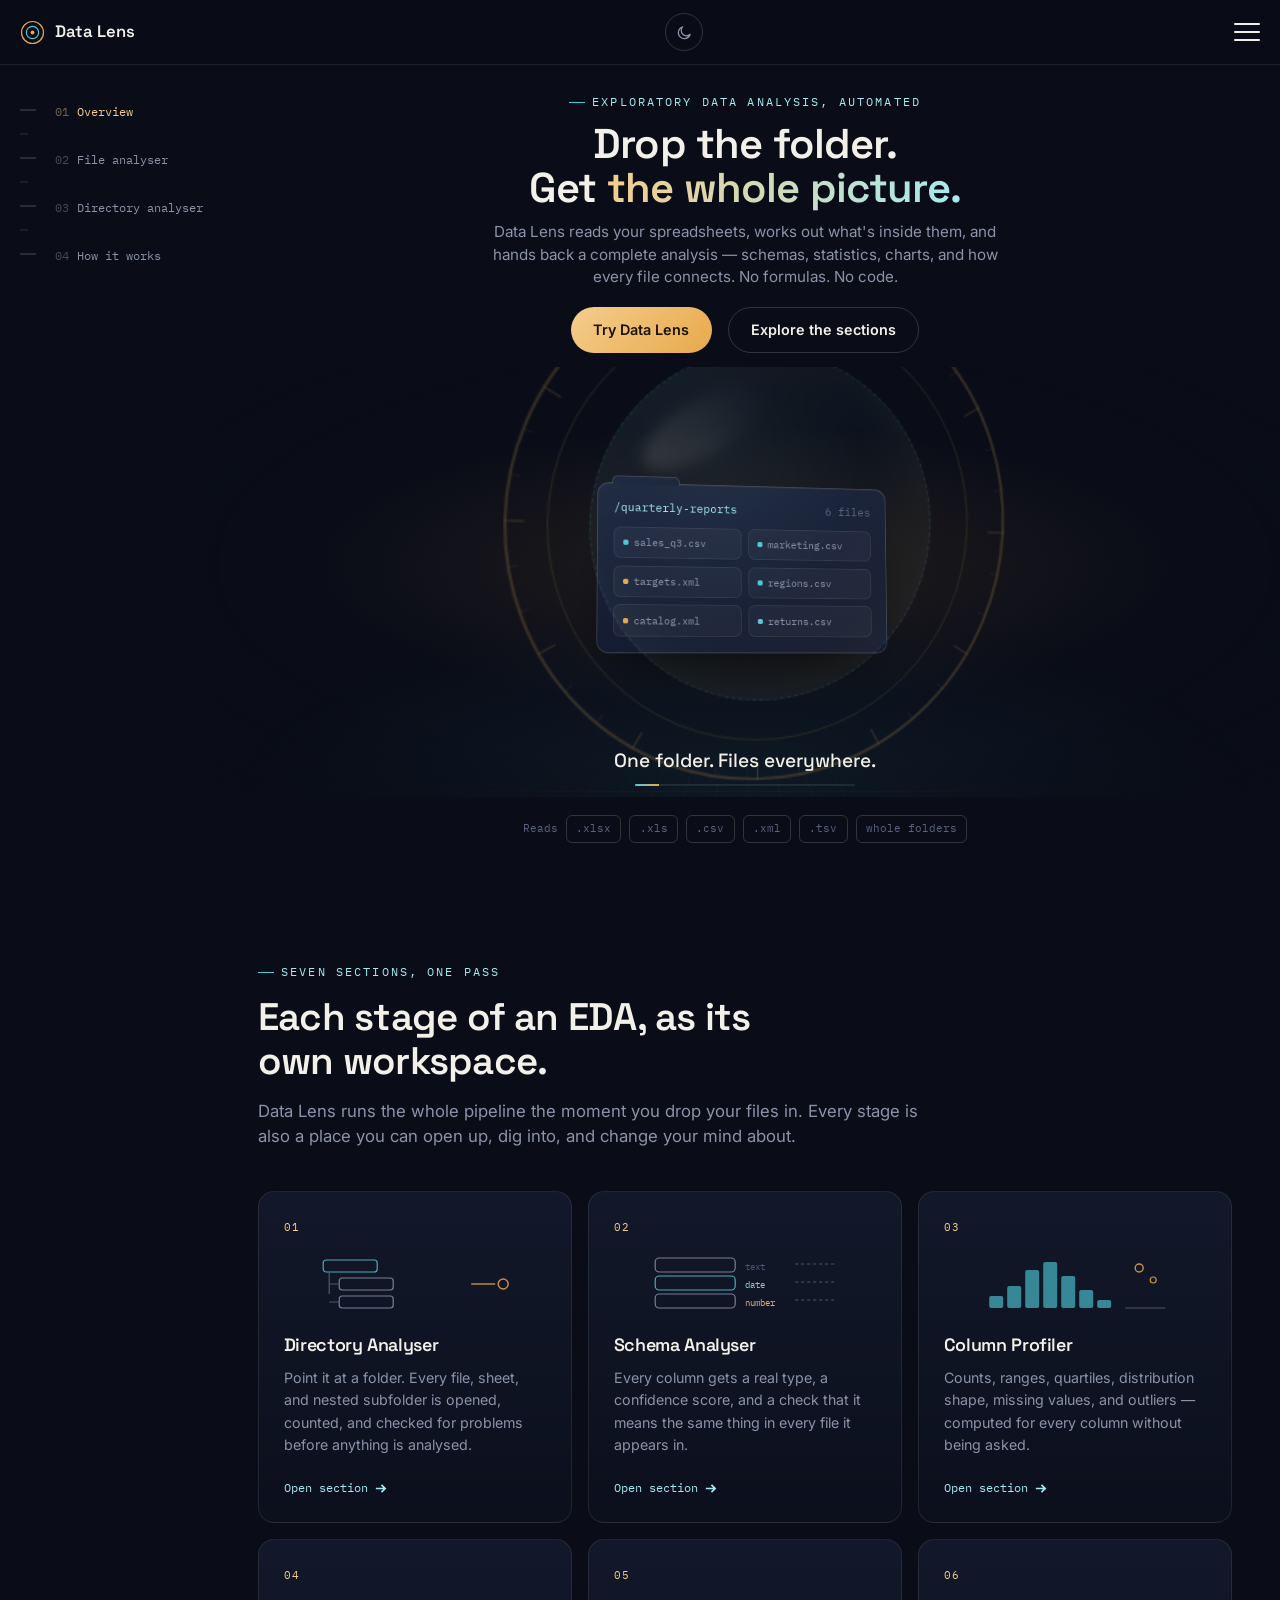
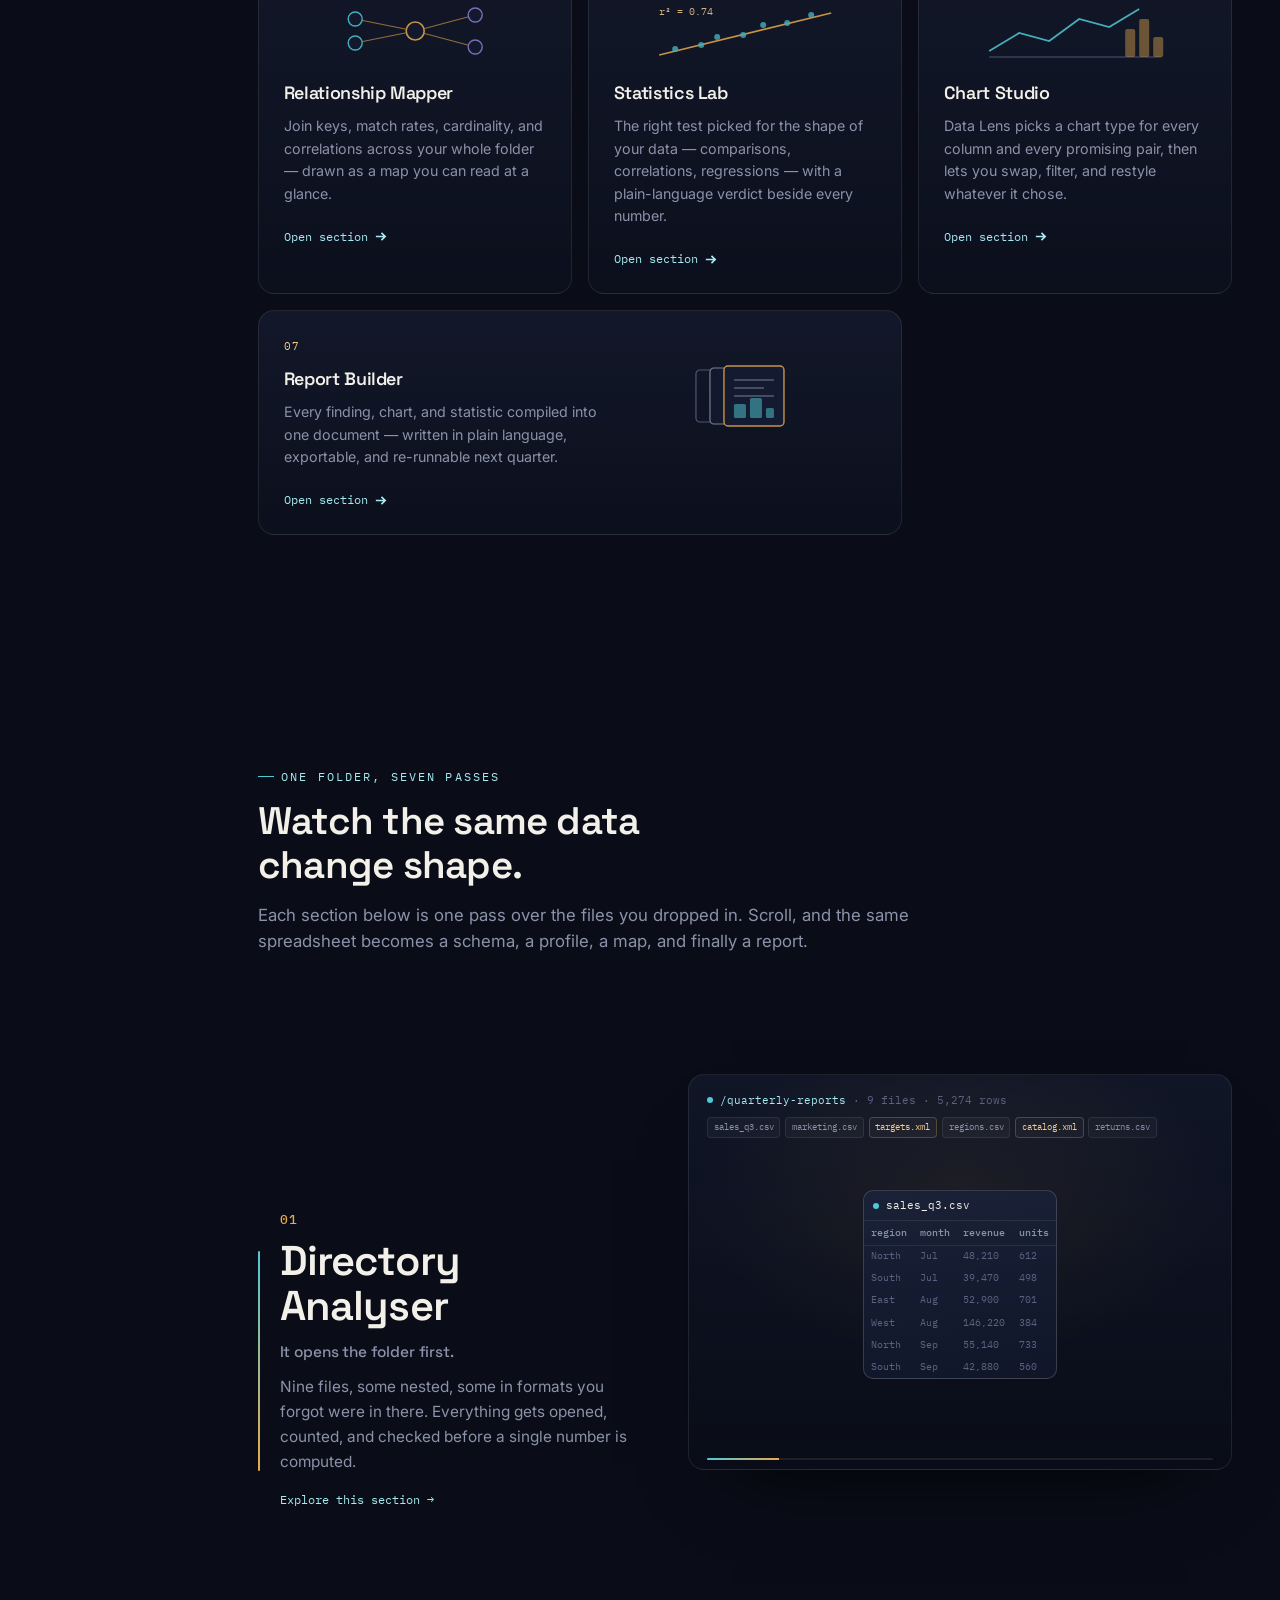
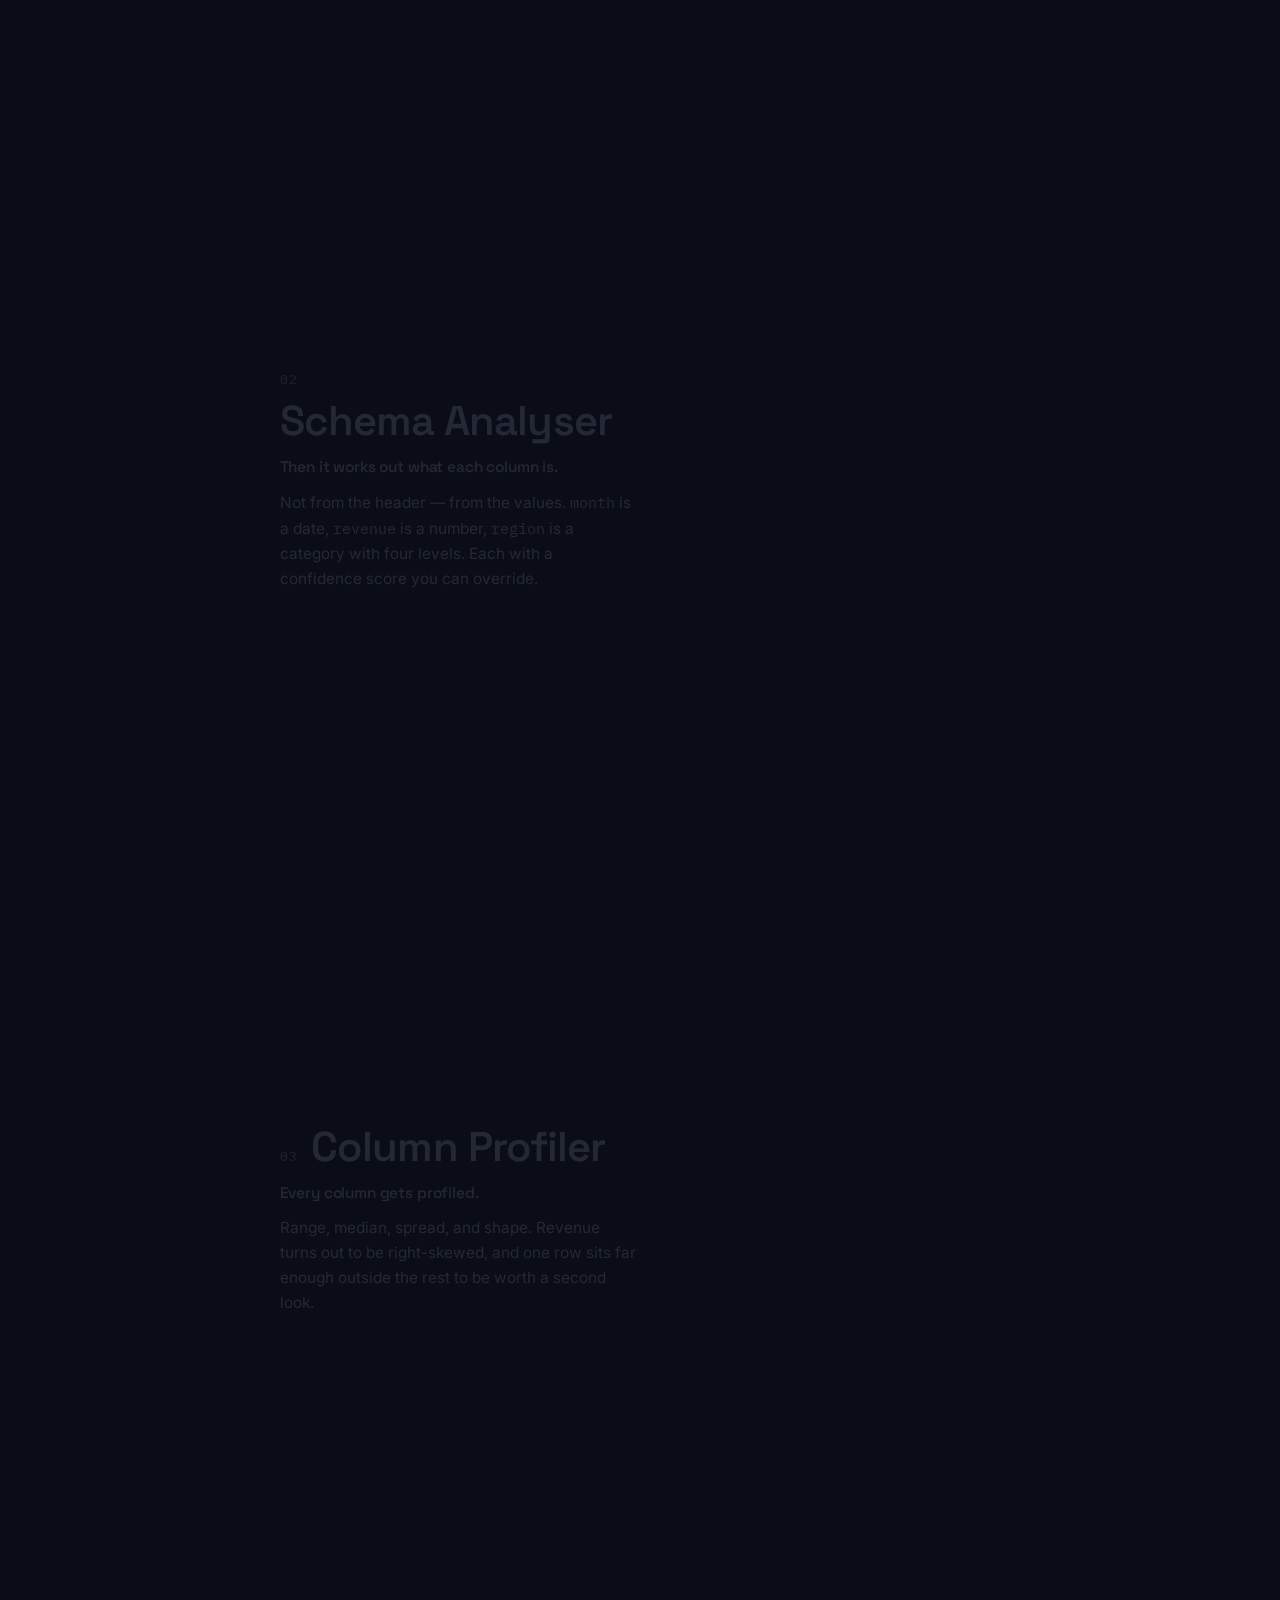
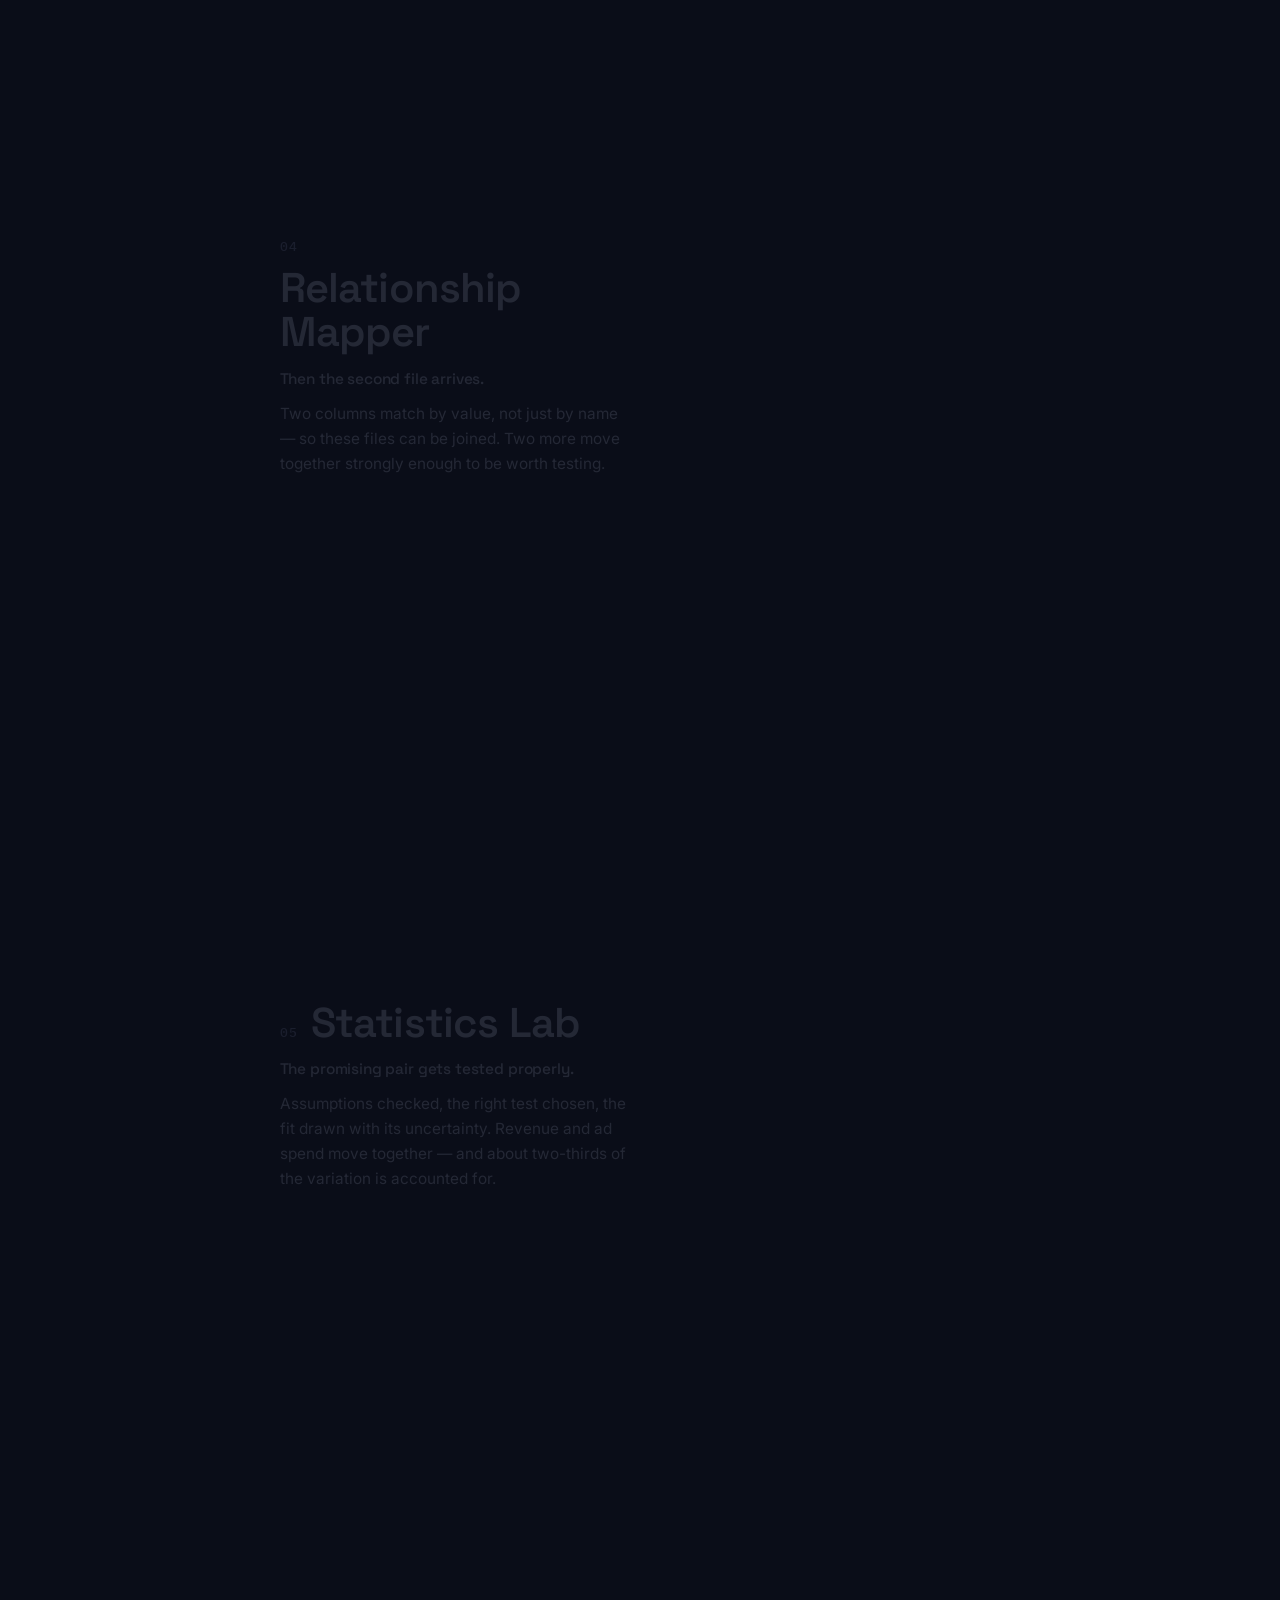
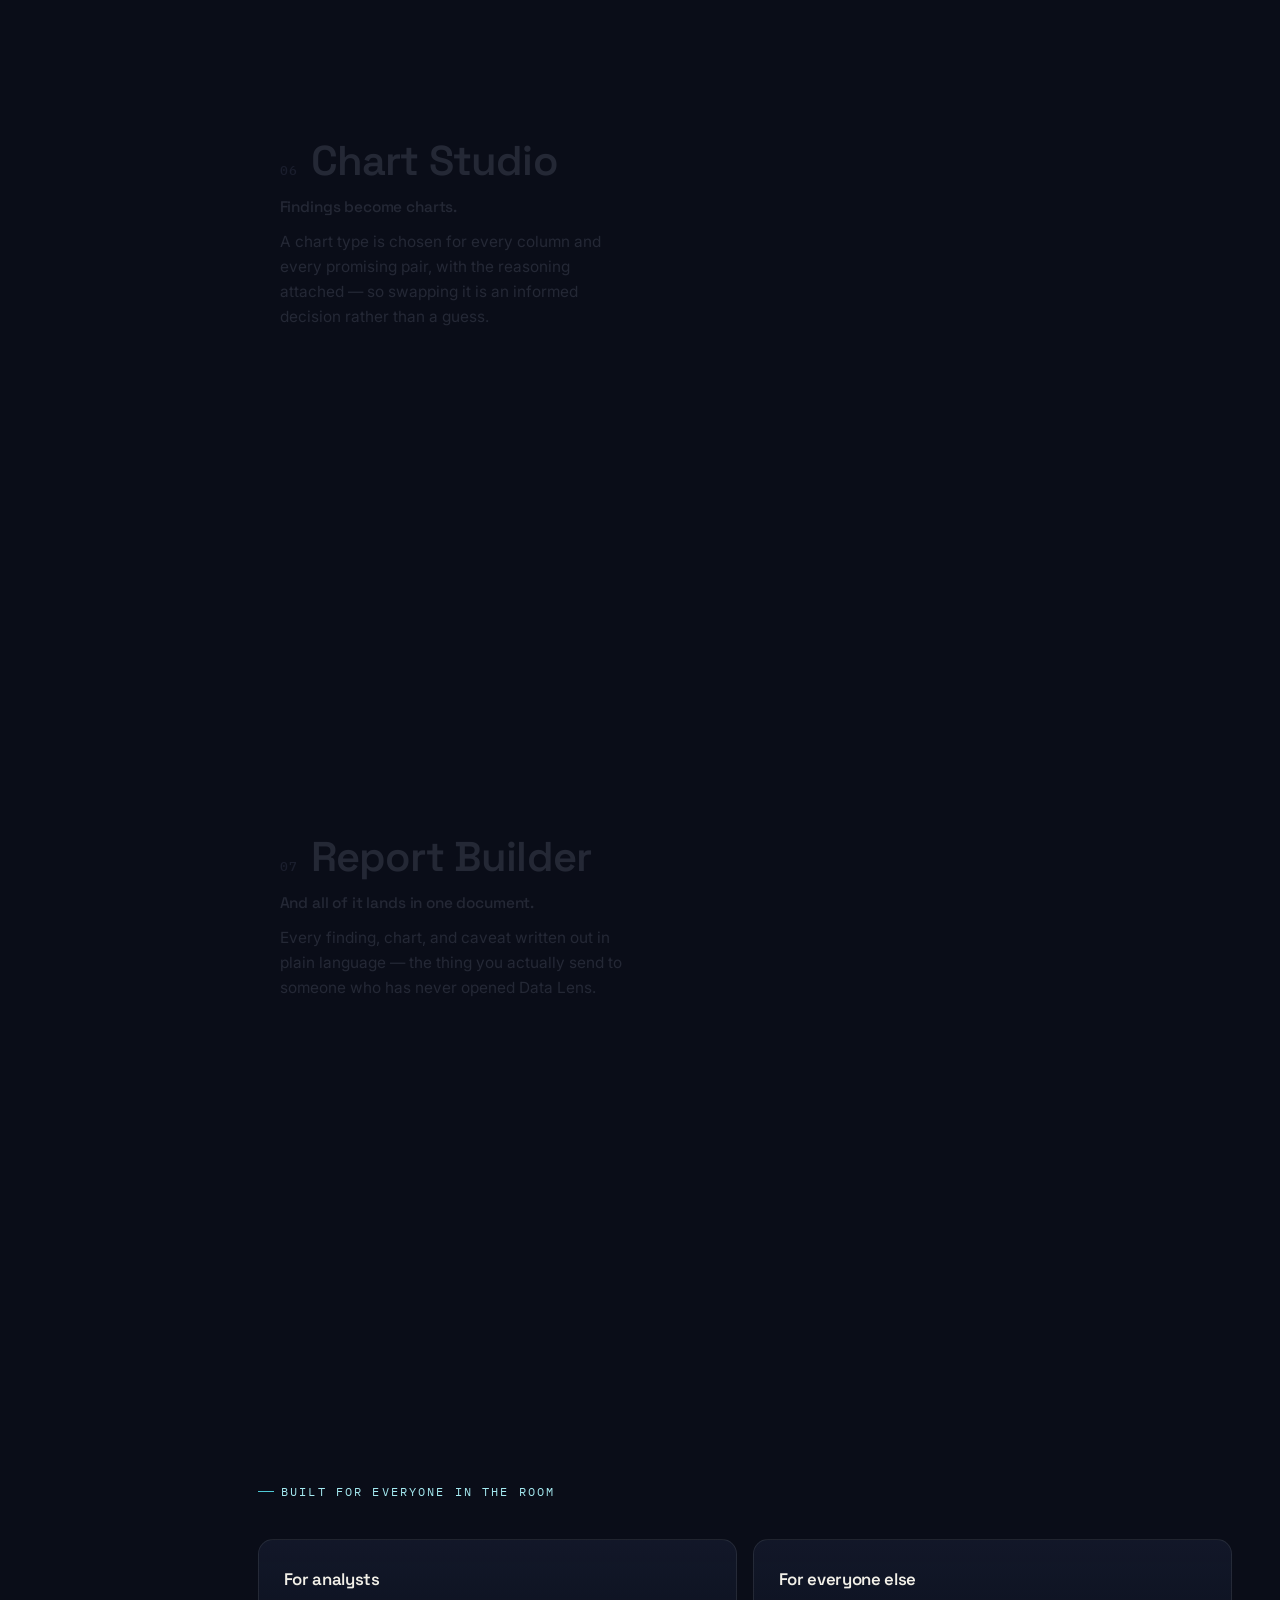
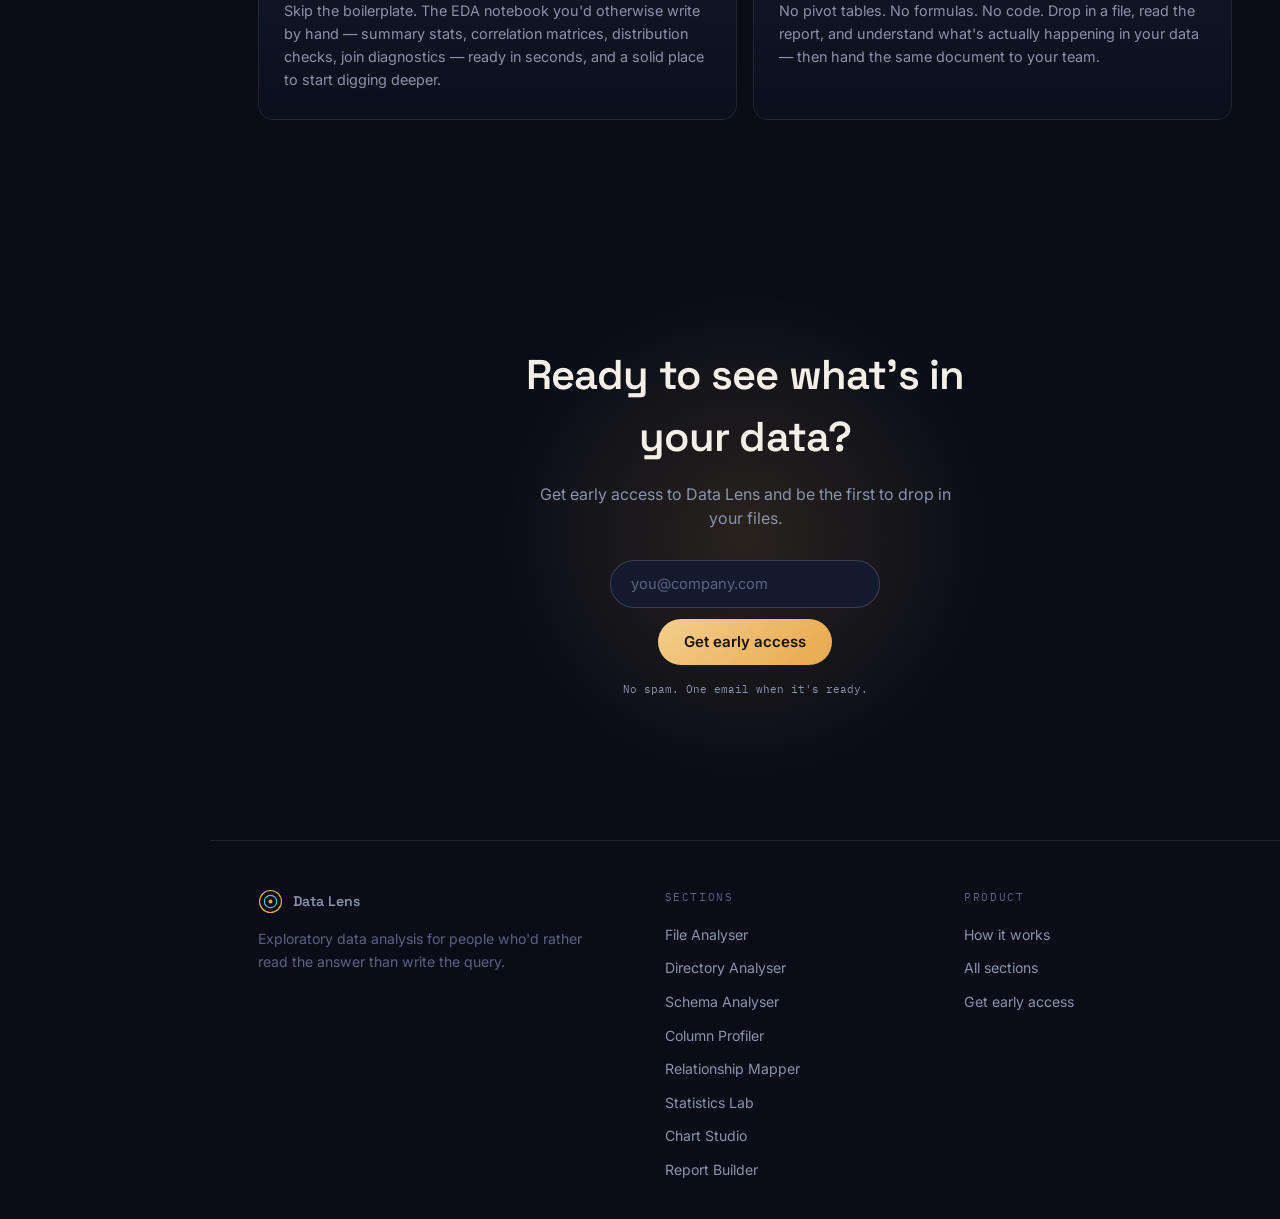
<file: index.html>
<!DOCTYPE html>
<html lang="en">
<head>
<script>(function(){try{var t=localStorage.getItem("dl-theme");if(t==="light")document.documentElement.setAttribute("data-theme","light");}catch(e){}})();</script>
<meta charset="UTF-8">
<meta name="viewport" content="width=device-width, initial-scale=1.0">
<title>Data Lens — See what's really in your data</title>
<meta name="description" content="Drop in a folder of Excel, CSV, or XML files and Data Lens returns a complete exploratory analysis: schemas, profiles, relationships, statistics, charts, and a finished report.">
<link rel="preconnect" href="https://fonts.googleapis.com">
<link rel="preconnect" href="https://fonts.gstatic.com" crossorigin>
<link href="https://fonts.googleapis.com/css2?family=Space+Grotesk:wght@500;600;700&amp;family=Inter:wght@400;500;600;700&amp;family=IBM+Plex+Mono:wght@400;500&amp;display=swap" rel="stylesheet">
<link rel="stylesheet" href="assets/styles.css">
<style>
/* landing-only flourishes */
.hero__scroll{display:flex;justify-content:center;margin-top:.4rem}
.pipeline{display:flex;align-items:center;gap:.5rem;flex-wrap:wrap;justify-content:center;margin-top:1.4rem}
.pipeline span{font-family:var(--mono);font-size:.72rem;color:var(--dim)}
.pipeline b{font-family:var(--mono);font-size:.72rem;font-weight:400;color:var(--cyan-soft)}

/* mini art inside section cards */
.art{width:100%;height:64px}
.art rect,.art circle,.art path,.art line{transition:all .6s cubic-bezier(.2,.8,.2,1)}
.seccard:hover .art .a1{transform:translateY(-3px)}
.seccard:hover .art .grow{transform:scaleY(1.25);transform-origin:bottom}
.seccard:hover .art .dash{stroke-dashoffset:0}
.art .dash{stroke-dasharray:60;stroke-dashoffset:60}
.seccard--wide{grid-column:span 2;display:grid;grid-template-columns:1fr .8fr;gap:1.6rem;align-items:center}
.seccard--wide .seccard__art{height:120px;margin-bottom:0;order:2}
.seccard--wide .seccard__n{margin-bottom:.7rem}
@media(max-width:900px){.seccard--wide{grid-column:span 2}}
@media(max-width:600px){.seccard--wide{grid-column:span 1;grid-template-columns:1fr}
  .seccard--wide .seccard__art{height:64px;order:0;margin-bottom:1.1rem}}
</style>
</head>
<body data-page="home">

<nav class="nav">
  <div class="nav__in">
    <a class="logo" href="index.html">
      <svg viewBox="0 0 26 26" fill="none"><circle cx="13" cy="13" r="11.4" stroke="#e8a94c" stroke-width="1.2"/><circle cx="13" cy="13" r="6.4" stroke="#4fc9d6" stroke-width="1.2"/><circle cx="13" cy="13" r="2" fill="#e8a94c"/></svg>
      Data Lens
    </a>
    <button class="nav__burger" id="navBurger" aria-expanded="false" aria-label="All sections"><span></span><span></span><span></span></button>
  </div>
  <div class="nav__panel" id="navPanel"></div>
</nav>

<!-- ===================== HERO ===================== -->
<header class="hero">
  <div class="container hero__top">
    <span class="eyebrow eyebrow--center">Exploratory data analysis, automated</span>
    <h1>Drop the folder.<br>Get <em>the whole picture.</em></h1>
    <p class="hero__sub">Data Lens reads your spreadsheets, works out what's inside them, and hands back a complete analysis — schemas, statistics, charts, and how every file connects. No formulas. No code.</p>
    <div class="hero__ctas">
      <a href="#access" class="btn btn-primary">Try Data Lens</a>
      <a href="#sections" class="btn btn-ghost">Explore the sections</a>
    </div>
  </div>

  <div class="cine" id="cine">
    <div class="cine__floor"></div>
    <div class="cine__grid"></div>
    <div class="cam" id="cam">

      <div class="obj folder" id="folder">
        <div class="folder__name">/quarterly-reports <span>6 files</span></div>
        <div class="folder__files">
          <div class="tile"><i></i>sales_q3.csv</div>
          <div class="tile"><i></i>marketing.csv</div>
          <div class="tile is-xml"><i></i>targets.xml</div>
          <div class="tile"><i></i>regions.csv</div>
          <div class="tile is-xml"><i></i>catalog.xml</div>
          <div class="tile"><i></i>returns.csv</div>
        </div>
      </div>

      <div class="obj lens" id="lens">
        <div class="lens__ring r1"></div><div class="lens__ring r2"></div><div class="lens__ring r3"></div>
        <div class="lens__glass"></div><div class="lens__glare"></div>
      </div>

      <div class="obj sheet sheet--a" id="csvA">
        <div class="sheet__bar"><i></i>sales_q3.csv</div>
        <div class="sheet__body">
          <div class="sheet__layer" data-grid>
            <table class="gridtbl">
              <tr><th>region</th><th>month</th><th>revenue</th><th>units</th></tr>
              <tr><td>North</td><td>Jul</td><td>48,210</td><td>612</td></tr>
              <tr><td>South</td><td>Jul</td><td>39,470</td><td>498</td></tr>
              <tr><td>East</td><td>Aug</td><td>52,900</td><td>701</td></tr>
              <tr><td>West</td><td>Aug</td><td>31,260</td><td>384</td></tr>
              <tr><td>North</td><td>Sep</td><td>55,140</td><td>733</td></tr>
              <tr><td>South</td><td>Sep</td><td>42,880</td><td>560</td></tr>
            </table>
          </div>
          <div class="sheet__layer collist" data-cols>
            <div class="colchip" data-col="region"><b>region</b><s>text</s></div>
            <div class="colchip" data-col="month"><b>month</b><s>date</s></div>
            <div class="colchip" data-col="revenue"><b>revenue</b><s>number</s></div>
            <div class="colchip" data-col="units"><b>units</b><s>number</s></div>
          </div>
          <div class="scan" data-scan></div>
        </div>
      </div>

      <div class="obj sheet sheet--b" id="csvB">
        <div class="sheet__bar"><i></i>marketing.csv</div>
        <div class="sheet__body">
          <div class="sheet__layer" data-grid>
            <table class="gridtbl">
              <tr><th>region</th><th>month</th><th>ad_spend</th><th>clicks</th></tr>
              <tr><td>North</td><td>Jul</td><td>9,400</td><td>4,120</td></tr>
              <tr><td>South</td><td>Jul</td><td>7,150</td><td>3,004</td></tr>
              <tr><td>East</td><td>Aug</td><td>11,020</td><td>5,338</td></tr>
              <tr><td>West</td><td>Aug</td><td>5,880</td><td>2,271</td></tr>
              <tr><td>North</td><td>Sep</td><td>12,300</td><td>5,904</td></tr>
              <tr><td>South</td><td>Sep</td><td>8,640</td><td>3,712</td></tr>
            </table>
          </div>
          <div class="sheet__layer collist" data-cols>
            <div class="colchip" data-col="region"><b>region</b><s>text</s></div>
            <div class="colchip" data-col="month"><b>month</b><s>date</s></div>
            <div class="colchip" data-col="ad_spend"><b>ad_spend</b><s>number</s></div>
            <div class="colchip" data-col="clicks"><b>clicks</b><s>number</s></div>
          </div>
          <div class="scan" data-scan></div>
        </div>
      </div>

      <div class="obj statcard" id="cardA">
        <div class="statcard__h">sales_q3.csv · summary</div>
        <div class="statrow"><span>rows</span><b data-num="1248">0</b></div>
        <div class="statrow"><span>revenue · mean</span><b data-num="44976">0</b></div>
        <div class="statrow"><span>revenue · median</span><b data-num="45545">0</b></div>
        <div class="statrow"><span>missing</span><b>0</b></div>
        <div class="statcard__bars" data-bars><span></span><span></span><span></span><span></span><span></span><span></span><span></span></div>
      </div>

      <div class="obj statcard" id="cardB">
        <div class="statcard__h">marketing.csv · summary</div>
        <div class="statrow"><span>rows</span><b data-num="1248">0</b></div>
        <div class="statrow"><span>ad_spend · mean</span><b data-num="9065">0</b></div>
        <div class="statrow"><span>ad_spend · median</span><b data-num="9020">0</b></div>
        <div class="statrow"><span>missing</span><b>12</b></div>
        <div class="statcard__bars" data-bars><span></span><span></span><span></span><span></span><span></span><span></span><span></span></div>
      </div>

      <div class="obj proc" id="proc">
        <div class="proc__ring">
          <svg viewBox="0 0 80 80"><circle class="proc__bg" cx="40" cy="40" r="34"/>
            <circle class="proc__fg" cx="40" cy="40" r="34" id="procArc" stroke-dasharray="214" stroke-dashoffset="214"/></svg>
        </div>
        <div class="proc__label" id="procLabel">Reading columns…</div>
      </div>

    </div>

    <svg class="rel" id="rel"></svg>
    <div class="cine__vig"></div>
    <div class="cine__cap"><span id="cap"></span></div>
    <div class="cine__bar"><i id="bar"></i></div>
  </div>

  <div class="container">
    <div class="hero__types">
      <span class="lbl">Reads</span>
      <span class="chip">.xlsx</span><span class="chip">.xls</span><span class="chip">.csv</span>
      <span class="chip">.xml</span><span class="chip">.tsv</span><span class="chip">whole folders</span>
    </div>
  </div>
</header>

<!-- ===================== SECTIONS OVERVIEW ===================== -->
<section class="section" id="sections">
  <div class="container">
    <span class="eyebrow">Seven sections, one pass</span>
    <h2 class="h2" style="max-width:34rem">Each stage of an EDA, as its own workspace.</h2>
    <p class="lead">Data Lens runs the whole pipeline the moment you drop your files in. Every stage is also a place you can open up, dig into, and change your mind about.</p>

    <div class="grid grid-3" style="margin-top:2.6rem">

      <a class="seccard" href="directory-analyser.html" data-reveal>
        <span class="seccard__n">01</span>
        <div class="seccard__art"><svg class="art" viewBox="0 0 200 64" fill="none">
          <rect x="8" y="10" width="54" height="12" rx="3" stroke="#4fc9d6" stroke-width="1.2" class="a1"/>
          <rect x="24" y="28" width="54" height="12" rx="3" stroke="#8b92a9" stroke-width="1.2"/>
          <rect x="24" y="46" width="54" height="12" rx="3" stroke="#8b92a9" stroke-width="1.2"/>
          <path d="M14 22v22M14 34h10M14 52h10" stroke="#5b6180" stroke-width="1.2"/>
          <path d="M96 34h84" stroke="#e8a94c" stroke-width="1.4" class="dash"/>
          <circle cx="188" cy="34" r="5" stroke="#e8a94c" stroke-width="1.4"/>
        </svg></div>
        <h3>Directory Analyser</h3>
        <p>Point it at a folder. Every file, sheet, and nested subfolder is opened, counted, and checked for problems before anything is analysed.</p>
        <span class="seccard__go">Open section <svg viewBox="0 0 14 14"><path d="M2 7h10M8 3l4 4-4 4"/></svg></span>
      </a>

      <a class="seccard" href="schema-analyser.html" data-reveal>
        <span class="seccard__n">02</span>
        <div class="seccard__art"><svg class="art" viewBox="0 0 200 64" fill="none">
          <rect x="10" y="8" width="80" height="14" rx="4" stroke="#8b92a9" stroke-width="1.2"/>
          <rect x="10" y="26" width="80" height="14" rx="4" stroke="#4fc9d6" stroke-width="1.2" class="a1"/>
          <rect x="10" y="44" width="80" height="14" rx="4" stroke="#8b92a9" stroke-width="1.2"/>
          <text x="100" y="20" font-family="IBM Plex Mono, monospace" font-size="9" fill="#5b6180">text</text>
          <text x="100" y="38" font-family="IBM Plex Mono, monospace" font-size="9" fill="#a5eaf1">date</text>
          <text x="100" y="56" font-family="IBM Plex Mono, monospace" font-size="9" fill="#f4cd8c">number</text>
          <path d="M150 14h40M150 32h40M150 50h40" stroke="#5b6180" stroke-width="1.2" stroke-dasharray="3 3"/>
        </svg></div>
        <h3>Schema Analyser</h3>
        <p>Every column gets a real type, a confidence score, and a check that it means the same thing in every file it appears in.</p>
        <span class="seccard__go">Open section <svg viewBox="0 0 14 14"><path d="M2 7h10M8 3l4 4-4 4"/></svg></span>
      </a>

      <a class="seccard" href="column-profiler.html" data-reveal>
        <span class="seccard__n">03</span>
        <div class="seccard__art"><svg class="art" viewBox="0 0 200 64" fill="none">
          <g fill="#4fc9d6" opacity=".75">
            <rect x="14" y="46" width="14" height="12" rx="2" class="grow"/>
            <rect x="32" y="36" width="14" height="22" rx="2" class="grow"/>
            <rect x="50" y="20" width="14" height="38" rx="2" class="grow"/>
            <rect x="68" y="12" width="14" height="46" rx="2" class="grow"/>
            <rect x="86" y="26" width="14" height="32" rx="2" class="grow"/>
            <rect x="104" y="40" width="14" height="18" rx="2" class="grow"/>
            <rect x="122" y="50" width="14" height="8" rx="2" class="grow"/>
          </g>
          <circle cx="164" cy="18" r="4" stroke="#e8a94c" stroke-width="1.4" class="a1"/>
          <circle cx="178" cy="30" r="3" stroke="#e8a94c" stroke-width="1.2"/>
          <path d="M150 58h40" stroke="#5b6180" stroke-width="1"/>
        </svg></div>
        <h3>Column Profiler</h3>
        <p>Counts, ranges, quartiles, distribution shape, missing values, and outliers — computed for every column without being asked.</p>
        <span class="seccard__go">Open section <svg viewBox="0 0 14 14"><path d="M2 7h10M8 3l4 4-4 4"/></svg></span>
      </a>

      <a class="seccard" href="relationship-mapper.html" data-reveal>
        <span class="seccard__n">04</span>
        <div class="seccard__art"><svg class="art" viewBox="0 0 200 64" fill="none">
          <path d="M40 20 100 32M40 44 100 32M100 32 160 16M100 32 160 48" stroke="#e8a94c" stroke-width="1.2" opacity=".7"/>
          <circle cx="40" cy="20" r="7" fill="#131a2e" stroke="#4fc9d6" stroke-width="1.4"/>
          <circle cx="40" cy="44" r="7" fill="#131a2e" stroke="#4fc9d6" stroke-width="1.4"/>
          <circle cx="100" cy="32" r="9" fill="#131a2e" stroke="#e8a94c" stroke-width="1.6" class="a1"/>
          <circle cx="160" cy="16" r="7" fill="#131a2e" stroke="#8b7fd4" stroke-width="1.4"/>
          <circle cx="160" cy="48" r="7" fill="#131a2e" stroke="#8b7fd4" stroke-width="1.4"/>
        </svg></div>
        <h3>Relationship Mapper</h3>
        <p>Join keys, match rates, cardinality, and correlations across your whole folder — drawn as a map you can read at a glance.</p>
        <span class="seccard__go">Open section <svg viewBox="0 0 14 14"><path d="M2 7h10M8 3l4 4-4 4"/></svg></span>
      </a>

      <a class="seccard" href="statistics-lab.html" data-reveal>
        <span class="seccard__n">05</span>
        <div class="seccard__art"><svg class="art" viewBox="0 0 200 64" fill="none">
          <path d="M14 56 186 14" stroke="#e8a94c" stroke-width="1.6" class="dash" style="stroke-dasharray:180;stroke-dashoffset:0"/>
          <g fill="#4fc9d6" opacity=".8">
            <circle cx="30" cy="50" r="3"/><circle cx="56" cy="46" r="3"/><circle cx="72" cy="38" r="3"/>
            <circle cx="98" cy="36" r="3"/><circle cx="118" cy="26" r="3"/><circle cx="142" cy="24" r="3"/>
            <circle cx="166" cy="16" r="3"/>
          </g>
          <text x="14" y="16" font-family="IBM Plex Mono, monospace" font-size="10" fill="#f4cd8c">r² = 0.74</text>
        </svg></div>
        <h3>Statistics Lab</h3>
        <p>The right test picked for the shape of your data — comparisons, correlations, regressions — with a plain-language verdict beside every number.</p>
        <span class="seccard__go">Open section <svg viewBox="0 0 14 14"><path d="M2 7h10M8 3l4 4-4 4"/></svg></span>
      </a>

      <a class="seccard" href="chart-studio.html" data-reveal>
        <span class="seccard__n">06</span>
        <div class="seccard__art"><svg class="art" viewBox="0 0 200 64" fill="none">
          <path d="M14 52 44 34 74 42 104 20 134 28 164 10" stroke="#4fc9d6" stroke-width="1.8" class="a1"/>
          <path d="M14 58h172" stroke="#5b6180" stroke-width="1"/>
          <g fill="#e8a94c" opacity=".5">
            <rect x="150" y="30" width="10" height="28" rx="2"/>
            <rect x="164" y="20" width="10" height="38" rx="2"/>
            <rect x="178" y="38" width="10" height="20" rx="2"/>
          </g>
        </svg></div>
        <h3>Chart Studio</h3>
        <p>Data Lens picks a chart type for every column and every promising pair, then lets you swap, filter, and restyle whatever it chose.</p>
        <span class="seccard__go">Open section <svg viewBox="0 0 14 14"><path d="M2 7h10M8 3l4 4-4 4"/></svg></span>
      </a>

      <a class="seccard seccard--wide" href="report-builder.html" data-reveal>
        <div class="seccard__art"><svg class="art" viewBox="0 0 200 64" fill="none">
          <rect x="46" y="6" width="60" height="52" rx="4" stroke="#5b6180" stroke-width="1.2"/>
          <rect x="60" y="4" width="60" height="56" rx="4" fill="#131a2e" stroke="#8b92a9" stroke-width="1.2"/>
          <rect x="74" y="2" width="60" height="60" rx="4" fill="#151d33" stroke="#e8a94c" stroke-width="1.4" class="a1"/>
          <path d="M84 16h40M84 24h30M84 32h40" stroke="#8b92a9" stroke-width="1.2"/>
          <rect x="84" y="40" width="12" height="14" rx="1.5" fill="#4fc9d6" opacity=".6"/>
          <rect x="100" y="34" width="12" height="20" rx="1.5" fill="#4fc9d6" opacity=".6"/>
          <rect x="116" y="44" width="8" height="10" rx="1.5" fill="#4fc9d6" opacity=".6"/>
        </svg></div>
        <div>
        <span class="seccard__n">07</span>
        <h3>Report Builder</h3>
        <p>Every finding, chart, and statistic compiled into one document — written in plain language, exportable, and re-runnable next quarter.</p>
        <span class="seccard__go">Open section <svg viewBox="0 0 14 14"><path d="M2 7h10M8 3l4 4-4 4"/></svg></span>
        </div>
      </a>

    </div>
  </div>
</section>

<!-- ===================== SCROLLYTELLING PIPELINE ===================== -->
<section class="section" id="pipeline">
  <div class="container">
    <span class="eyebrow">One folder, seven passes</span>
    <h2 class="h2" style="max-width:32rem">Watch the same data change shape.</h2>
    <p class="lead">Each section below is one pass over the files you dropped in. Scroll, and the same spreadsheet becomes a schema, a profile, a map, and finally a report.</p>

    <div class="scrolly__grid">
      <div class="scrolly__steps" id="sSteps">

        <div class="sstep" data-step="0">
          <h3 class="sstep__t"><span class="sstep__n">01</span>Directory Analyser</h3>
          <p class="sstep__l">It opens the folder first.</p>
          <p>Nine files, some nested, some in formats you forgot were in there. Everything gets opened, counted, and checked before a single number is computed.</p>
          <a href="directory-analyser.html">Explore this section →</a>
        </div>

        <div class="sstep" data-step="1">
          <h3 class="sstep__t"><span class="sstep__n">02</span>Schema Analyser</h3>
          <p class="sstep__l">Then it works out what each column is.</p>
          <p>Not from the header — from the values. <span class="mono">month</span> is a date, <span class="mono">revenue</span> is a number, <span class="mono">region</span> is a category with four levels. Each with a confidence score you can override.</p>
          <a href="schema-analyser.html">Explore this section →</a>
        </div>

        <div class="sstep" data-step="2">
          <h3 class="sstep__t"><span class="sstep__n">03</span>Column Profiler</h3>
          <p class="sstep__l">Every column gets profiled.</p>
          <p>Range, median, spread, and shape. Revenue turns out to be right-skewed, and one row sits far enough outside the rest to be worth a second look.</p>
          <a href="column-profiler.html">Explore this section →</a>
        </div>

        <div class="sstep" data-step="3">
          <h3 class="sstep__t"><span class="sstep__n">04</span>Relationship Mapper</h3>
          <p class="sstep__l">Then the second file arrives.</p>
          <p>Two columns match by value, not just by name — so these files can be joined. Two more move together strongly enough to be worth testing.</p>
          <a href="relationship-mapper.html">Explore this section →</a>
        </div>

        <div class="sstep" data-step="4">
          <h3 class="sstep__t"><span class="sstep__n">05</span>Statistics Lab</h3>
          <p class="sstep__l">The promising pair gets tested properly.</p>
          <p>Assumptions checked, the right test chosen, the fit drawn with its uncertainty. Revenue and ad spend move together — and about two-thirds of the variation is accounted for.</p>
          <a href="statistics-lab.html">Explore this section →</a>
        </div>

        <div class="sstep" data-step="5">
          <h3 class="sstep__t"><span class="sstep__n">06</span>Chart Studio</h3>
          <p class="sstep__l">Findings become charts.</p>
          <p>A chart type is chosen for every column and every promising pair, with the reasoning attached — so swapping it is an informed decision rather than a guess.</p>
          <a href="chart-studio.html">Explore this section →</a>
        </div>

        <div class="sstep" data-step="6">
          <h3 class="sstep__t"><span class="sstep__n">07</span>Report Builder</h3>
          <p class="sstep__l">And all of it lands in one document.</p>
          <p>Every finding, chart, and caveat written out in plain language — the thing you actually send to someone who has never opened Data Lens.</p>
          <a href="report-builder.html">Explore this section →</a>
        </div>

      </div>

      <div class="scrolly__sticky">
        <div class="sstage" id="sstage">

          <div class="sv" id="svMain">
            <div class="sv__tag" id="svTag"><i></i><b>/quarterly-reports</b> · 9 files</div>

            <div class="svfiles" id="svFiles">
              <span class="svfile">sales_q3.csv</span><span class="svfile">marketing.csv</span>
              <span class="svfile is-x">targets.xml</span><span class="svfile">regions.csv</span>
              <span class="svfile is-x">catalog.xml</span><span class="svfile">returns.csv</span>
            </div>

            <div class="svtables" id="svTables">
              <div class="svt" id="svtA">
                <div class="svt__bar"><i></i>sales_q3.csv</div>
                <table class="svtbl">
                  <tr><th data-c="region">region</th><th data-c="month">month</th><th data-c="revenue">revenue</th><th data-c="units">units</th></tr>
                  <tr><td>North</td><td>Jul</td><td>48,210</td><td>612</td></tr>
                  <tr><td>South</td><td>Jul</td><td>39,470</td><td>498</td></tr>
                  <tr><td>East</td><td>Aug</td><td>52,900</td><td>701</td></tr>
                  <tr data-outrow><td>West</td><td>Aug</td><td>146,220</td><td>384</td></tr>
                  <tr><td>North</td><td>Sep</td><td>55,140</td><td>733</td></tr>
                  <tr><td>South</td><td>Sep</td><td>42,880</td><td>560</td></tr>
                </table>
              </div>

              <div class="svt svt--b" id="svtB" style="opacity:0">
                <div class="svt__bar"><i></i>marketing.csv</div>
                <table class="svtbl">
                  <tr><th data-c="region">region</th><th data-c="month">month</th><th data-c="ad_spend">ad_spend</th><th data-c="clicks">clicks</th></tr>
                  <tr><td>North</td><td>Jul</td><td>9,400</td><td>4,120</td></tr>
                  <tr><td>South</td><td>Jul</td><td>7,150</td><td>3,004</td></tr>
                  <tr><td>East</td><td>Aug</td><td>11,020</td><td>5,338</td></tr>
                  <tr><td>West</td><td>Aug</td><td>5,880</td><td>2,271</td></tr>
                  <tr><td>North</td><td>Sep</td><td>12,300</td><td>5,904</td></tr>
                  <tr><td>South</td><td>Sep</td><td>8,640</td><td>3,712</td></tr>
                </table>
              </div>
            </div>

            <div class="svbadges" id="svBadges">
              <span class="svbadge t-text">region · text</span>
              <span class="svbadge t-date">month · date</span>
              <span class="svbadge t-num">revenue · number</span>
              <span class="svbadge t-num">units · number</span>
            </div>
          </div>

          <div class="svlayer" id="svPlot"><svg class="svsvg" id="svPlotSvg" viewBox="0 0 560 400" preserveAspectRatio="none"></svg></div>
          <svg class="svsvg" id="svLinks" style="opacity:0"></svg>

          <div class="svnote svnote--amber" id="svNoteA">right-skewed · 1 outlier</div>
          <div class="svnote svnote--cyan" id="svNoteB">2 shared keys · r = 0.82</div>
          <div class="svnote svnote--amber" id="svNoteC">r² = 0.67 · p &lt; 0.001</div>

          <div class="svdoc" id="svDoc">
            <div class="svdoc__h"><b>Q3 data review</b><span>18 pages · 14 figures</span></div>
            <div class="svdoc__s" data-ds>1 · Overview<em>✓</em></div>
            <div class="svdoc__s" data-ds>2 · Columns and quality<em>✓</em></div>
            <div class="svdoc__s" data-ds>3 · Relationships<em>✓</em></div>
            <div class="svdoc__s" data-ds>4 · Statistical results<em>✓</em></div>
            <div class="svdoc__s" data-ds>5 · Charts<em>✓</em></div>
            <div class="svdocfig" data-ds><i></i><i></i><i></i><i></i><i></i><i></i><i></i><i></i></div>
          </div>

          <div class="svprog"><i id="svProg"></i></div>
        </div>
      </div>
    </div>
  </div>
</section>

<!-- ===================== WHO ===================== -->
<section class="section" id="who">
  <div class="container">
    <span class="eyebrow">Built for everyone in the room</span>
    <div class="grid grid-2" style="margin-top:2.4rem">
      <div class="card" data-reveal>
        <h3>For analysts</h3>
        <p>Skip the boilerplate. The EDA notebook you'd otherwise write by hand — summary stats, correlation matrices, distribution checks, join diagnostics — ready in seconds, and a solid place to start digging deeper.</p>
      </div>
      <div class="card" data-reveal>
        <h3>For everyone else</h3>
        <p>No pivot tables. No formulas. No code. Drop in a file, read the report, and understand what's actually happening in your data — then hand the same document to your team.</p>
      </div>
    </div>
  </div>
</section>

<!-- ===================== CTA ===================== -->
<section class="section cta" id="access">
  <div class="cta__glow"></div>
  <div class="container cta__in">
    <h2>Ready to see what's in your data?</h2>
    <p class="muted">Get early access to Data Lens and be the first to drop in your files.</p>
    <form class="cta__form" data-waitlist>
      <input type="email" placeholder="you@company.com" required aria-label="Email address">
      <button type="submit" class="btn btn-primary">Get early access</button>
    </form>
    <p class="cta__note">No spam. One email when it's ready.</p>
  </div>
</section>

<footer>
  <div class="container foot">
    <div>
      <a class="logo" href="index.html">
        <svg viewBox="0 0 26 26" fill="none"><circle cx="13" cy="13" r="11.4" stroke="#e8a94c" stroke-width="1.2"/><circle cx="13" cy="13" r="6.4" stroke="#4fc9d6" stroke-width="1.2"/><circle cx="13" cy="13" r="2" fill="#e8a94c"/></svg>
        Data Lens
      </a>
      <p class="foot__tag">Exploratory data analysis for people who'd rather read the answer than write the query.</p>
    </div>
    <div><h5>Sections</h5><ul id="footSections"></ul></div>
    <div><h5>Product</h5><ul>
      <li><a href="#pipeline">How it works</a></li>
      <li><a href="#sections">All sections</a></li>
      <li><a href="#access">Get early access</a></li>
    </ul></div>
  </div>
</footer>

<script src="assets/gsap.min.js"></script>
<script src="assets/site.js"></script>
<script>
/* ===================== scrollytelling pipeline ===================== */
(function(){
  var $=DL.$, $$=DL.$$;
  var stage=$('#sstage'); if(!stage) return;

  var steps=$$('.sstep'),
      tag=$('#svTag'), tables=$('#svTables'), tA=$('#svtA'), tB=$('#svtB'), files=$$('.svfile'),
      badges=$$('.svbadge'), plot=$('#svPlot'), plotSvg=$('#svPlotSvg'),
      links=$('#svLinks'), doc=$('#svDoc'), docSecs=$$('[data-ds]'),
      prog=$('#svProg'),
      noteA=$('#svNoteA'), noteB=$('#svNoteB'), noteC=$('#svNoteC');

  var TAGS=[
    '<i></i><b>/quarterly-reports</b> · 9 files · 5,274 rows',
    '<i></i><b>sales_q3.csv</b> · 4 columns typed',
    '<i></i><b>revenue</b> · profiled across 1,248 rows',
    '<i></i><b>sales_q3.csv ↔ marketing.csv</b>',
    '<i></i><b>revenue ~ ad_spend</b> · OLS regression',
    '<i></i><b>revenue by month</b> · chart chosen automatically',
    '<i></i><b>Q3 data review</b> · generated in 4.2s'
  ];

  var current=-1;
  function shift(){ return -Math.round(stage.clientWidth*0.19); }
  var linkTimer=null;

  function showB(){ tB.style.display='block'; }
  function hideB(){
    gsap.to(tB,{opacity:0,duration:.35,onComplete:function(){ tB.style.display='none'; }});
  }

  /* ---------- small helpers ---------- */
  function clearFocus(){
    $$('.svtbl th,.svtbl td',stage).forEach(function(e){ e.classList.remove('is-focus','is-key'); });
    $$('.svtbl tr',stage).forEach(function(r){ r.classList.remove('is-out'); });
  }
  function focusCol(table,name){
    var idx=-1;
    $$('th',table).forEach(function(th,i){ if(th.getAttribute('data-c')===name) idx=i; });
    if(idx<0) return;
    $$('tr',table).forEach(function(tr){
      var cell=tr.children[idx];
      if(cell) cell.classList.add('is-focus');
    });
  }
  function markKeys(){
    [tA,tB].forEach(function(t){
      $$('th',t).forEach(function(th){
        var c=th.getAttribute('data-c');
        if(c==='region'||c==='month') th.classList.add('is-key');
      });
    });
  }

  /* ---------- step 3: histogram + box overlay ---------- */
  function drawHistogram(){
    DL.clear(plotSvg);
    plotSvg.setAttribute('viewBox','0 0 560 400');
    plotSvg.setAttribute('preserveAspectRatio','none');
    var BINS=[4,11,24,44,70,88,96,74,50,30,17,9,5,3,2];
    var maxB=96, X0=298, X1=540, Y0=300, Y1=112;
    var bw=(X1-X0)/BINS.length;
    BINS.forEach(function(v,i){
      var hh=(v/maxB)*(Y0-Y1);
      DL.svg('rect',{x:X0+i*bw+2,y:Y0,width:bw-4,height:0,rx:2,fill:'#4fc9d6',opacity:.7,'data-h':hh},plotSvg);
    });
    DL.svg('line',{x1:X0,y1:Y0,x2:X1,y2:Y0,stroke:'rgba(242,240,232,.14)','stroke-width':1},plotSvg);
    /* outlier marker at the far right */
    DL.svg('circle',{cx:X1-10,cy:Y0-16,r:0,fill:'none',stroke:'#e8a94c','stroke-width':1.6,'data-o':1},plotSvg);
  }

  /* ---------- step 5: scatter + fit ---------- */
  function drawScatter(){
    DL.clear(plotSvg);
    plotSvg.setAttribute('viewBox','0 0 560 400');
    plotSvg.setAttribute('preserveAspectRatio','none');
    var X0=48,X1=515,Y0=310,Y1=95;
    DL.svg('line',{x1:X0,y1:Y0,x2:X1,y2:Y0,stroke:'rgba(242,240,232,.14)','stroke-width':1},plotSvg);
    DL.svg('line',{x1:X0,y1:Y0,x2:X0,y2:Y1,stroke:'rgba(242,240,232,.14)','stroke-width':1},plotSvg);
    var seed=13;
    function rnd(){ seed=(seed*1103515245+12345)&0x7fffffff; return seed/0x7fffffff; }
    for(var i=0;i<34;i++){
      var t=i/33;
      var px=X0+16+t*(X1-X0-32)+(rnd()-.5)*14;
      var py=Y0-22-t*(Y0-Y1-46)+(rnd()-.5)*46;
      DL.svg('circle',{cx:px,cy:Math.max(Y1+4,Math.min(Y0-4,py)),r:0,fill:'#4fc9d6',opacity:.75,'data-pt':1},plotSvg);
    }
    DL.svg('line',{x1:X0+14,y1:Y0-26,x2:X0+14,y2:Y0-26,stroke:'#e8a94c','stroke-width':2.4,
      'stroke-linecap':'round','data-fit':1,'data-x2':X1-14,'data-y2':Y1+18},plotSvg);
  }

  /* ---------- step 6: bar chart ---------- */
  function drawBars(){
    DL.clear(plotSvg);
    plotSvg.setAttribute('viewBox','0 0 560 400');
    plotSvg.setAttribute('preserveAspectRatio','none');
    var VALS=[38,42,40,49,55,52,61,58,67,64,72,78], maxV=88;
    var X0=48,X1=515,Y0=305,Y1=100, slot=(X1-X0)/VALS.length;
    DL.svg('line',{x1:X0,y1:Y0,x2:X1,y2:Y0,stroke:'rgba(242,240,232,.14)','stroke-width':1},plotSvg);
    VALS.forEach(function(v,i){
      var hh=(v/maxV)*(Y0-Y1);
      DL.svg('rect',{x:X0+slot*i+slot*.2,y:Y0,width:slot*.6,height:0,rx:2,
        fill:'#4fc9d6',opacity:.78,'data-h':hh},plotSvg);
    });
  }

  /* ---------- step 4: join links between the two tables ---------- */
  function drawLinks(){
    DL.clear(links);
    var box=stage.getBoundingClientRect();
    links.setAttribute('viewBox','0 0 '+box.width+' '+box.height);
    [['region','#4fc9d6','shared key'],['month','#4fc9d6',''],
     ['revenue','#e8a94c','r = 0.82','ad_spend']].forEach(function(L){
      var a=tA.querySelector('[data-c="'+L[0]+'"]');
      var b=tB.querySelector('[data-c="'+(L[3]||L[0])+'"]');
      if(!a||!b) return;
      var ra=a.getBoundingClientRect(), rb=b.getBoundingClientRect();
      var x1=ra.right-box.left, y1=ra.top-box.top+ra.height/2;
      var x2=rb.left-box.left,  y2=rb.top-box.top+rb.height/2;
      var mx=(x1+x2)/2;
      var p=DL.svg('path',{d:'M '+x1+' '+y1+' C '+mx+' '+y1+', '+mx+' '+y2+', '+x2+' '+y2,
        fill:'none',stroke:L[1],'stroke-width':L[1]==='#e8a94c'?1.8:1.3,opacity:.85,'stroke-linecap':'round'},links);
      if(L[1]==='#4fc9d6') p.setAttribute('stroke-dasharray','4 4');
      var len=p.getTotalLength();
      if(L[1]==='#e8a94c'){ p.style.strokeDasharray=len; p.style.strokeDashoffset=len; }
      p.setAttribute('data-len',len);
    });
  }

  /* ---------- states ---------- */
  var STATES=[
    /* 0 — directory */
    function(){
      gsap.to(tables,{scale:1,x:0,duration:.6,ease:'power3.out'});
      gsap.to(tA,{opacity:1,duration:.5});
      hideB();
      gsap.to(files,{opacity:1,y:0,duration:.4,stagger:.07,ease:'power2.out'});
      gsap.to(badges,{opacity:0,y:4,duration:.35});
      gsap.to([plot,links,doc],{opacity:0,duration:.4});
      gsap.to([noteA,noteB,noteC],{opacity:0,duration:.3});
      clearFocus();
    },
    /* 1 — schema */
    function(){
      gsap.to(tables,{scale:1,x:0,duration:.6,ease:'power3.out'});
      gsap.to(tA,{opacity:1,duration:.4});
      hideB();
      gsap.to(files,{opacity:0,y:-4,duration:.3});
      gsap.to([plot,links,doc],{opacity:0,duration:.4});
      gsap.to([noteA,noteB,noteC],{opacity:0,duration:.3});
      clearFocus();
      gsap.to(badges,{opacity:1,y:0,duration:.45,stagger:.11,ease:'power2.out'});
    },
    /* 2 — profile */
    function(){
      gsap.to(tables,{scale:.84,x:shift(),duration:.7,ease:'power3.out'});
      gsap.to(tA,{opacity:1,duration:.4});
      hideB();
      gsap.to(files,{opacity:0,duration:.3});
      gsap.to(badges,{opacity:.35,duration:.4});
      gsap.to([links,doc],{opacity:0,duration:.4});
      gsap.to([noteB,noteC],{opacity:0,duration:.3});
      clearFocus(); focusCol(tA,'revenue');
      $$('[data-outrow]',tA).forEach(function(r){ r.classList.add('is-out'); });
      drawHistogram();
      gsap.set(plot,{opacity:1});
      $$('rect',plotSvg).forEach(function(r,i){
        var hh=+r.getAttribute('data-h');
        gsap.fromTo(r,{attr:{y:300,height:0}},{attr:{y:300-hh,height:hh},duration:.5,delay:.15+i*.05,ease:'power2.out'});
      });
      $$('[data-o]',plotSvg).forEach(function(c){
        gsap.fromTo(c,{attr:{r:0}},{attr:{r:6},duration:.5,delay:1.0,ease:'back.out(3)'});
      });
      gsap.to(noteA,{opacity:1,duration:.45,delay:1.0});
    },
    /* 3 — relationships */
    function(){
      gsap.to(tables,{scale:.82,x:0,duration:.7,ease:'power3.out'});
      gsap.to(tA,{opacity:1,duration:.4});
      showB(); gsap.to(files,{opacity:0,duration:.3}); gsap.to(tB,{opacity:1,duration:.6,ease:'power2.out'});
      gsap.to(badges,{opacity:0,duration:.35});
      gsap.to([plot,doc],{opacity:0,duration:.4});
      gsap.to([noteA,noteC],{opacity:0,duration:.3});
      clearFocus(); markKeys();
      linkTimer=setTimeout(function(){
        drawLinks();
        gsap.to(links,{opacity:1,duration:.3});
        $$('path',links).forEach(function(p,i){
          var len=+p.getAttribute('data-len');
          if(p.getAttribute('stroke-dasharray')==='4 4'){
            gsap.fromTo(p,{opacity:0},{opacity:.85,duration:.45,delay:i*.25});
          }else{
            gsap.fromTo(p,{strokeDashoffset:len},{strokeDashoffset:0,duration:.75,delay:i*.25,ease:'power2.inOut'});
          }
        });
      },420);
      gsap.to(noteB,{opacity:1,duration:.45,delay:1.1});
    },
    /* 4 — statistics */
    function(){
      showB();
      gsap.to(files,{opacity:0,duration:.3});
      gsap.to(tables,{scale:.7,x:0,duration:.7,ease:'power3.out'});
      gsap.to([tA,tB],{opacity:.16,duration:.6});
      gsap.to([links,doc],{opacity:0,duration:.4});
      gsap.to([noteA,noteB],{opacity:0,duration:.3});
      gsap.to(badges,{opacity:0,duration:.3});
      clearFocus();
      drawScatter();
      gsap.set(plot,{opacity:1});
      $$('[data-pt]',plotSvg).forEach(function(c,i){
        gsap.fromTo(c,{attr:{r:0}},{attr:{r:3.6},duration:.3,delay:.15+i*.022,ease:'back.out(2.5)'});
      });
      var fit=plotSvg.querySelector('[data-fit]');
      if(fit){
        gsap.to(fit,{attr:{x2:+fit.getAttribute('data-x2'),y2:+fit.getAttribute('data-y2')},
          duration:.9,delay:.9,ease:'power2.inOut'});
      }
      gsap.to(noteC,{opacity:1,duration:.45,delay:1.5});
    },
    /* 5 — charts */
    function(){
      gsap.to(files,{opacity:0,duration:.3});
      gsap.to(badges,{opacity:0,duration:.3});
      gsap.to(tables,{scale:.7,duration:.6,ease:'power3.out'});
      gsap.to([tA,tB],{opacity:.12,duration:.5});
      gsap.to([links,doc],{opacity:0,duration:.4});
      gsap.to([noteA,noteB,noteC],{opacity:0,duration:.3});
      drawBars();
      gsap.set(plot,{opacity:1});
      $$('rect',plotSvg).forEach(function(r,i){
        var hh=+r.getAttribute('data-h');
        gsap.fromTo(r,{attr:{y:305,height:0}},{attr:{y:305-hh,height:hh},duration:.5,delay:.12+i*.055,ease:'power2.out'});
      });
    },
    /* 6 — report */
    function(){
      gsap.to(files,{opacity:0,duration:.3});
      gsap.to([tA,tB],{opacity:0,duration:.45,onComplete:hideB});
      gsap.to(tables,{scale:.6,duration:.6,ease:'power2.in'});
      gsap.to([plot,links],{opacity:0,duration:.45});
      gsap.to([noteA,noteB,noteC],{opacity:0,duration:.3});
      gsap.to(badges,{opacity:0,duration:.3});
      gsap.fromTo(doc,{opacity:0,y:16,scale:.96},{opacity:1,y:0,scale:1,duration:.6,ease:'power3.out',delay:.2});
      gsap.fromTo(docSecs,{opacity:0,x:-8},{opacity:1,x:0,duration:.4,stagger:.13,delay:.45,ease:'power2.out'});
    }
  ];

  function go(i){
    if(i===current) return;
    current=i;
    /* a fast scroll can leave a previous state's fade still running, which would
       overwrite the incoming state — clear everything before applying the new one */
    gsap.killTweensOf([tables,tA,tB,plot,links,doc,noteA,noteB,noteC]
      .concat(badges,files,docSecs));
    clearTimeout(linkTimer);
    steps.forEach(function(s,k){ s.classList.toggle('is-on',k===i); });
    tag.innerHTML=TAGS[i];
    prog.style.width=((i+1)/STATES.length*100)+'%';
    STATES[i]();
  }

  /* note placement (kept off the tables) */
  gsap.set(noteA,{top:'16%',right:'6%'});
  gsap.set(noteB,{bottom:'16%',left:'50%',xPercent:-50});
  gsap.set(noteC,{top:'18%',left:'8%'});

  if(DL.reduced || !window.gsap){
    /* no scroll animation: show every step at full contrast and settle the
       visual on the relationship view, which is the most representative frame */
    steps.forEach(function(s){ s.classList.add('is-on'); });
    tag.innerHTML=TAGS[3];
    prog.style.width='100%';
    tB.style.display='block';
    STATES[3]();
    steps.forEach(function(s){ s.classList.add('is-on'); });
    return;
  }

  go(0);

  /* Which step is active is decided by measuring, not by an observer band:
     at a boundary two steps can both enter a thin band in the same frame and
     the later callback wins, which highlighted the step you had just left.
     Nearest-centre is unambiguous and matches where scroll-snap actually rests. */
  var sticky=$('.scrolly__sticky');

  function focalPoint(){
    if(window.innerWidth >= 900) return window.innerHeight/2;
    /* on a phone the visual is pinned at the top, so the text's optical centre
       is the middle of whatever space is left underneath it */
    var b=sticky.getBoundingClientRect();
    var top=Math.max(0,b.bottom);
    return top + (window.innerHeight-top)/2;
  }

  function pick(){
    ticking=false;
    var mid=focalPoint(), best=0, bestD=Infinity;
    steps.forEach(function(el,i){
      var r=el.getBoundingClientRect();
      var d=Math.abs(r.top + r.height/2 - mid);
      if(d<bestD){ bestD=d; best=i; }
    });
    go(best);
  }

  var ticking=false;
  function onScroll(){
    if(ticking) return;
    ticking=true;
    requestAnimationFrame(pick);
  }
  window.addEventListener('scroll',onScroll,{passive:true});

  var rt;
  window.addEventListener('resize',function(){
    clearTimeout(rt);
    rt=setTimeout(function(){ var c=current; current=-1; go(c<0?0:c); pick(); },260);
  });

  pick();
})();

/* ===================== cinematic hero ===================== */
(function(){
  var $=DL.$, $$=DL.$$;
  var lens=$('#lens');
  for(var i=0;i<36;i++){
    var t=document.createElement('div');
    t.className='lens__tick';
    t.style.transform='rotate('+(i*10)+'deg)';
    t.style.opacity=(i%3===0)?.8:.28;
    t.style.height=(i%3===0)?'13px':'7px';
    lens.appendChild(t);
  }

  var cam=$('#cam'),folder=$('#folder'),csvA=$('#csvA'),csvB=$('#csvB'),
      cardA=$('#cardA'),cardB=$('#cardB'),proc=$('#proc'),
      relSvg=$('#rel'),cine=$('#cine'),cap=$('#cap'),bar=$('#bar');

  function spread(){ var w=cine.clientWidth; return w<760?100:(w<1024?196:252); }

  var LINKS=[
    {a:'region', b:'region',  kind:'key', label:'shared key', short:'key'},
    {a:'month',  b:'month',   kind:'key', label:'',           short:''},
    {a:'revenue',b:'ad_spend',kind:'corr',label:'r = 0.82',   short:'.82'},
    {a:'units',  b:'clicks',  kind:'corr',label:'r = 0.61',   short:'.61'}
  ];

  function drawRel(){
    DL.clear(relSvg);
    var box=cine.getBoundingClientRect(), narrow=cine.clientWidth<760;
    LINKS.forEach(function(link,idx){
      var ea=$('[data-col="'+link.a+'"]',csvA), eb=$('[data-col="'+link.b+'"]',csvB);
      if(!ea||!eb) return;
      var ra=ea.getBoundingClientRect(), rb=eb.getBoundingClientRect();
      var x1=ra.right-box.left, y1=ra.top-box.top+ra.height/2;
      var x2=rb.left-box.left,  y2=rb.top-box.top+rb.height/2;
      var mx=(x1+x2)/2;
      var p=DL.svg('path',{
        d:'M '+x1+' '+y1+' C '+mx+' '+y1+', '+mx+' '+y2+', '+x2+' '+y2,
        stroke:link.kind==='key'?'#4fc9d6':'#e8a94c',
        'stroke-width':link.kind==='key'?1.4:2, opacity:.85
      },relSvg);
      if(link.kind==='key') p.setAttribute('stroke-dasharray','4 4');
      var len=p.getTotalLength();
      if(link.kind!=='key'){ p.style.strokeDasharray=len; p.style.strokeDashoffset=len; }
      p.setAttribute('data-len',len);

      var text=narrow?link.short:link.label;
      if(text){
        var mid=p.getPointAtLength(len/2);
        var w=text.length*(narrow?6.2:7.1)+(narrow?11:16);
        var g=DL.svg('g',{opacity:0,'data-lab':idx},relSvg);
        DL.svg('rect',{x:mid.x-w/2,y:mid.y-10,width:w,height:20,rx:10,fill:'#131a2e',
          stroke:link.kind==='key'?'rgba(79,201,214,.5)':'rgba(232,169,76,.55)'},g);
        var tx=DL.svg('text',{x:mid.x,y:mid.y+3.9,'text-anchor':'middle'},g);
        tx.textContent=text; tx.setAttribute('fill','#f2f0e8');
      }
    });
  }

  function animateRel(){
    $$('path',relSvg).forEach(function(p,i){
      var len=parseFloat(p.getAttribute('data-len'))||0;
      if(p.getAttribute('stroke-dasharray')==='4 4'){
        gsap.fromTo(p,{opacity:0},{opacity:.8,duration:.5,delay:i*.28});
      }else{
        gsap.fromTo(p,{strokeDashoffset:len},{strokeDashoffset:0,duration:.9,delay:i*.28,ease:'power2.inOut'});
      }
    });
    $$('[data-lab]',relSvg).forEach(function(g,i){ gsap.to(g,{opacity:1,duration:.4,delay:1.1+i*.4}); });
  }

  function setCap(text){
    gsap.to(cap,{opacity:0,y:-6,duration:.25,onComplete:function(){
      cap.textContent=text;
      gsap.fromTo(cap,{opacity:0,y:8},{opacity:1,y:0,duration:.45,ease:'power2.out'});
    }});
  }

  function countUp(card){
    $$('[data-num]',card).forEach(function(el){ DL.count(el,parseFloat(el.getAttribute('data-num'))); });
    $$('[data-bars] span',card).forEach(function(s,i){
      gsap.fromTo(s,{height:'8%'},{height:(24+Math.random()*72)+'%',duration:.6,delay:i*.06,ease:'power2.out'});
    });
  }

  function scanSheet(sheet,dur){
    var scan=$('[data-scan]',sheet), ths=$$('th',sheet);
    var h=$('.sheet__body',sheet).clientHeight;
    var t=gsap.timeline();
    t.set(scan,{y:-34,opacity:1}).to(scan,{y:h,duration:dur,ease:'none'}).to(scan,{opacity:0,duration:.25},'-=.1');
    ths.forEach(function(th,i){
      t.to(th,{duration:.01,onStart:function(){th.classList.add('hot');},
        onComplete:function(){ setTimeout(function(){th.classList.remove('hot');},420); }}, i*(dur/ths.length));
    });
    return t;
  }

  if(DL.reduced || !window.gsap){
    var s=spread();
    gsap.set&&gsap.set([folder,lens,proc,cardA,cardB],{opacity:0});
    if(window.gsap){
      gsap.set(csvA,{xPercent:-50,yPercent:-50,x:-s,opacity:1});
      gsap.set(csvB,{xPercent:-50,yPercent:-50,x: s,opacity:1});
    }
    $$('[data-grid]').forEach(function(e){e.style.opacity=0;});
    $$('[data-cols]').forEach(function(e){e.style.opacity=1;});
    cap.textContent='Shared keys and strong correlations, mapped.';
    requestAnimationFrame(function(){
      drawRel();
      $$('path',relSvg).forEach(function(p){p.style.strokeDashoffset=0;});
      $$('[data-lab]',relSvg).forEach(function(g){g.setAttribute('opacity','1');});
    });
    return;
  }

  var tl;
  function build(){
    var s=spread();
    DL.clear(relSvg);
    tl=gsap.timeline({repeat:-1,repeatDelay:.8});

    tl.set(cam,{z:-300,rotationY:-9,rotationX:5,x:0,y:0})
      .set(folder,{xPercent:-50,yPercent:-50,x:0,y:0,z:0,opacity:0,scale:.92,rotationY:9})
      .set(lens,{xPercent:-50,yPercent:-50,x:0,y:0,z:520,opacity:0,scale:(cine.clientWidth<760?1.12:1.35),rotationX:-14,rotationY:16})
      .set(csvA,{xPercent:-50,yPercent:-50,x:0,y:0,z:0,opacity:0,scale:.7,rotationY:0})
      .set(csvB,{xPercent:-50,yPercent:-50,x:0,y:0,z:0,opacity:0,scale:.7,rotationY:0})
      .set(cardA,{xPercent:-50,yPercent:-50,x:-s*.84,y:40,z:150,opacity:0,scale:.86})
      .set(cardB,{xPercent:-50,yPercent:-50,x: s*.84,y:40,z:150,opacity:0,scale:.86})
      .set(proc,{xPercent:-50,yPercent:-50,x:0,y:14,z:190,opacity:0,scale:.9})
      .set('#procArc',{strokeDashoffset:214})
      .set($$('[data-grid]'),{opacity:1})
      .set($$('[data-cols]'),{opacity:0})
      .set($$('[data-scan]'),{opacity:0})
      .set(bar,{width:'0%'})
      .call(function(){ DL.clear(relSvg); $$('[data-num]').forEach(function(e){e.textContent='0';}); });

    tl.to(bar,{width:'100%',duration:24.6,ease:'none'},0);

    tl.call(setCap,['One folder. Files everywhere.'],0.15)
      .to(folder,{opacity:1,scale:1,duration:1.1,ease:'power2.out'},0.2)
      .to(cam,{z:-190,rotationY:4,duration:3.2,ease:'sine.inOut'},0.2);

    tl.call(setCap,['Look closer.'],2.6)
      .to(lens,{opacity:1,z:180,scale:1,rotationX:0,rotationY:0,duration:2.2,ease:'power2.out'},2.4)
      .to(cam,{z:-40,duration:2.4,ease:'sine.inOut'},2.4)
      .to(folder,{scale:1.06,duration:2.4,ease:'sine.inOut'},2.4);

    tl.to(lens,{z:660,scale:3.6,opacity:0,duration:1.2,ease:'power2.in'},4.9)
      .to(cam,{z:130,duration:1.2,ease:'power2.in'},4.9)
      .to(folder,{opacity:0,scale:1.55,z:280,duration:.95,ease:'power2.in'},5.05);

    tl.call(setCap,['Two files, opened side by side.'],5.8)
      .set(cam,{z:-80},5.95)
      .fromTo(csvA,{opacity:0,x:-30,scale:.7,rotationY:0},{opacity:1,x:-s,scale:1,rotationY:13,duration:1.3,ease:'power3.out'},5.95)
      .fromTo(csvB,{opacity:0,x:30,scale:.7,rotationY:0},{opacity:1,x: s,scale:1,rotationY:-13,duration:1.3,ease:'power3.out'},5.95)
      .to(cam,{z:0,rotationY:0,rotationX:2,duration:1.6,ease:'sine.inOut'},6.15);

    tl.call(setCap,['Reading every row and column.'],8.4)
      .call(function(){ $('#procLabel').textContent='Analysing 1,248 rows…'; },null,8.4)
      .to(proc,{opacity:1,scale:1,duration:.5},8.4)
      .fromTo('#procArc',{strokeDashoffset:214},{strokeDashoffset:0,duration:2.6,ease:'power1.inOut'},8.5)
      .add(scanSheet(csvA,2.4),8.5)
      .add(scanSheet(csvB,2.4),8.7)
      .to(proc,{opacity:0,scale:.9,duration:.4},11.3);

    tl.call(setCap,['A full statistical summary of each one.'],11.5)
      .to(csvA,{z:-60,duration:.9,ease:'power2.out'},11.5)
      .to(csvB,{z:-60,duration:.9,ease:'power2.out'},11.5)
      .fromTo(cardA,{opacity:0,y:70,z:60,scale:.8},{opacity:1,y:40,z:150,scale:1,duration:.9,ease:'back.out(1.4)'},11.7)
      .call(countUp,[cardA],11.9)
      .fromTo(cardB,{opacity:0,y:70,z:60,scale:.8},{opacity:1,y:40,z:150,scale:1,duration:.9,ease:'back.out(1.4)'},12.1)
      .call(countUp,[cardB],12.3);

    tl.call(setCap,['Now — how do they connect?'],15.2)
      .to([cardA,cardB],{opacity:0,y:10,scale:.85,duration:.7,ease:'power2.in'},15.2)
      .call(function(){ $('#procLabel').textContent='Matching columns…'; },null,15.6)
      .to(proc,{opacity:1,scale:1,duration:.45},15.6)
      .fromTo('#procArc',{strokeDashoffset:214},{strokeDashoffset:0,duration:1.9,ease:'power1.inOut'},15.7)
      .to(csvA,{z:0,rotationY:0,x:-s,duration:1.2,ease:'power2.inOut'},15.6)
      .to(csvB,{z:0,rotationY:0,x: s,duration:1.2,ease:'power2.inOut'},15.6)
      .to($$('[data-grid]'),{opacity:0,duration:.5},16.4)
      .to($$('[data-cols]'),{opacity:1,duration:.6},16.7)
      .to(proc,{opacity:0,scale:.9,duration:.4},17.7);

    tl.call(setCap,['Shared keys and strong correlations, mapped.'],18.1)
      .call(function(){ drawRel(); animateRel(); },null,18.2)
      .to(cam,{z:-30,rotationY:0,duration:2.4,ease:'sine.inOut'},18.2)
      .to(cam,{rotationY:3,duration:3,ease:'sine.inOut'},20.6);

    tl.call(setCap,['One complete report. Every time.'],22.6)
      .to([csvA,csvB],{z:-110,opacity:.3,duration:1.3,ease:'power2.inOut'},22.8)
      .call(function(){ gsap.to($$('path,g',relSvg),{opacity:.1,duration:1.1}); },null,22.8)
      .to([csvA,csvB],{opacity:0,duration:.7},24)
      .call(function(){ DL.clear(relSvg); },null,24.4)
      .to(cap,{opacity:0,duration:.45},24.3);
  }

  build();
  var rt;
  window.addEventListener('resize',function(){ clearTimeout(rt); rt=setTimeout(function(){ if(tl) tl.kill(); build(); },300); });
  DL.whenVisible(cine,function(){ tl && tl.play(); },function(){ tl && tl.pause(); });
})();
</script>
</body>
</html>
</file>
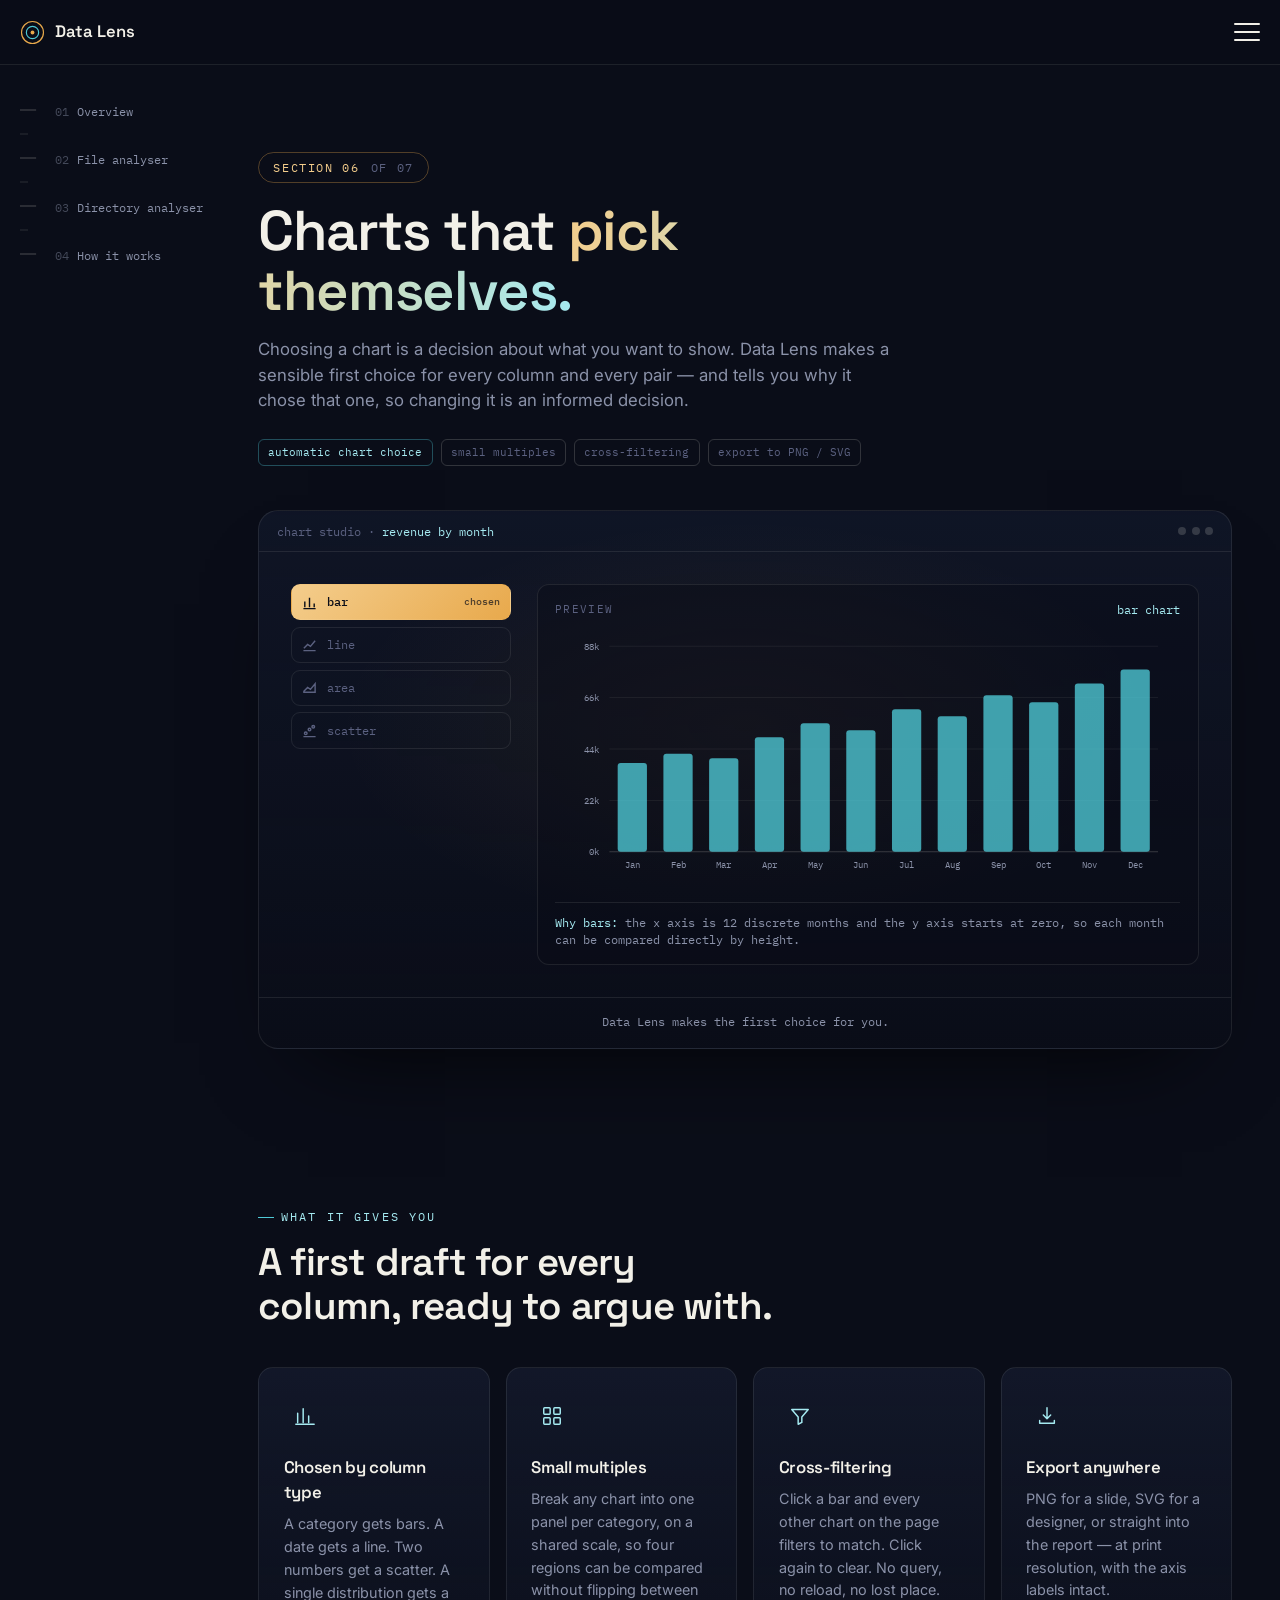
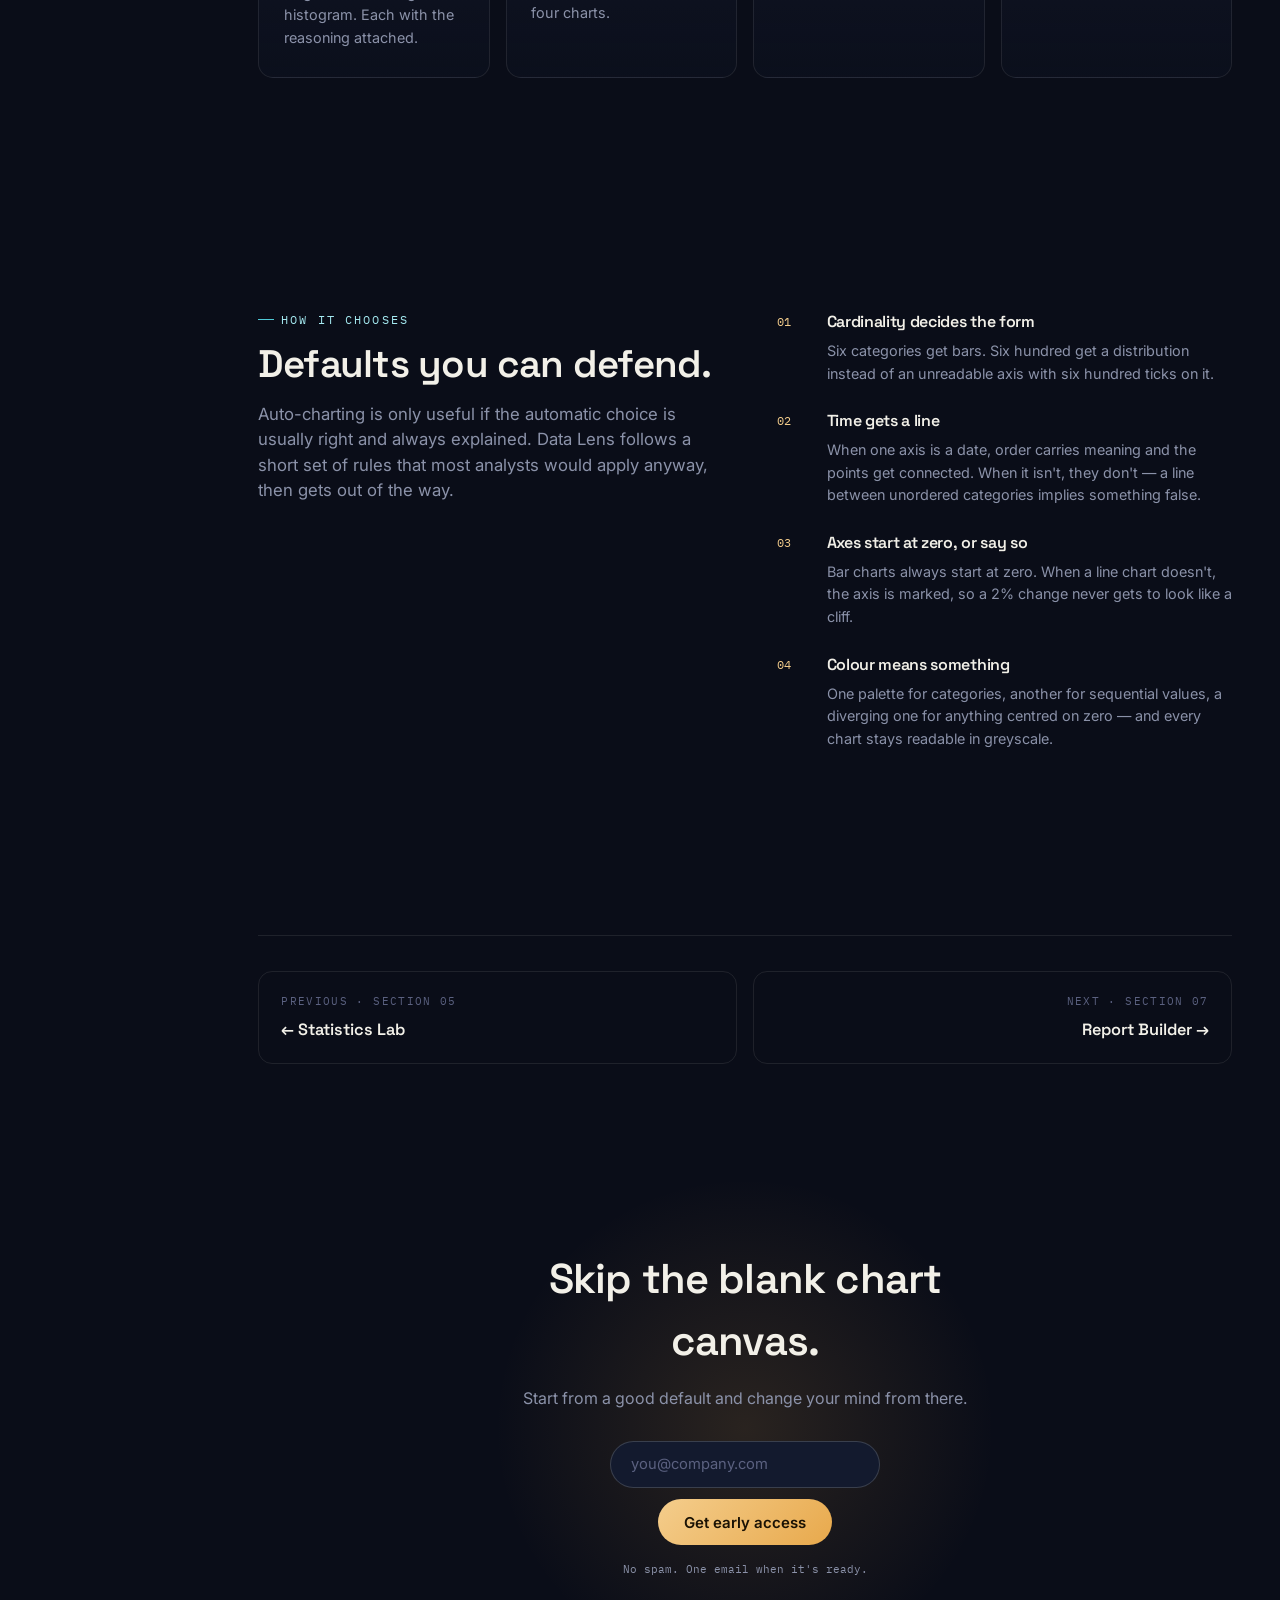
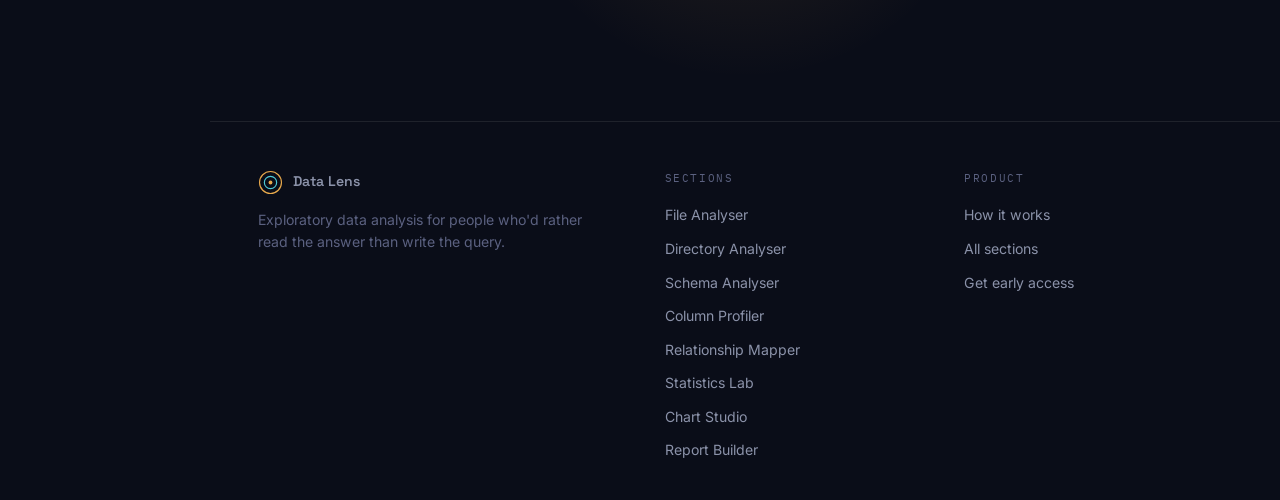
<file: chart-studio.html>
<!DOCTYPE html>
<html lang="en">
<head>
<script>(function(){try{var t=localStorage.getItem("dl-theme");if(t==="light")document.documentElement.setAttribute("data-theme","light");}catch(e){}})();</script>
<meta charset="UTF-8">
<meta name="viewport" content="width=device-width, initial-scale=1.0">
<title>Chart Studio — Data Lens</title>
<meta name="description" content="Data Lens picks a chart type for every column and every promising pair, then lets you swap, filter, and restyle whatever it chose.">
<link rel="preconnect" href="https://fonts.googleapis.com">
<link rel="preconnect" href="https://fonts.gstatic.com" crossorigin>
<link href="https://fonts.googleapis.com/css2?family=Space+Grotesk:wght@500;600;700&amp;family=Inter:wght@400;500;600;700&amp;family=IBM+Plex+Mono:wght@400;500&amp;display=swap" rel="stylesheet">
<link rel="stylesheet" href="assets/styles.css">
<style>
.studio{display:grid;grid-template-columns:220px 1fr;gap:clamp(1rem,3vw,1.6rem)}
@media(max-width:800px){.studio{grid-template-columns:1fr}}

.types{display:flex;flex-direction:column;gap:.4rem}
@media(max-width:800px){.types{flex-direction:row;flex-wrap:wrap}}
.type{display:flex;align-items:center;gap:.6rem;font-family:var(--mono);font-size:.74rem;color:var(--dim);
  border:1px solid var(--line);border-radius:9px;padding:.52rem .65rem;transition:all .4s cubic-bezier(.2,.8,.2,1)}
.type svg{width:15px;height:15px;stroke:currentColor;fill:none;stroke-width:1.5;flex:none}
.type.is-on{color:var(--bg);background:linear-gradient(135deg,var(--amber-soft),var(--amber));
  border-color:transparent;font-weight:500}
.type em{font-style:normal;margin-left:auto;font-size:.62rem;opacity:.7}

.canvasbox{border:1px solid var(--line);border-radius:12px;padding:1rem 1.1rem;background:rgba(var(--bg-rgb),.45)}
.canvasbox__h{display:flex;align-items:center;justify-content:space-between;gap:1rem;font-family:var(--mono);
  font-size:.66rem;letter-spacing:.12em;text-transform:uppercase;color:var(--dim);margin-bottom:.6rem}
.canvasbox__h b{font-weight:400;color:var(--cyan-soft);letter-spacing:0;text-transform:none;font-size:.74rem}
.why{font-family:var(--mono);font-size:.72rem;color:var(--muted);margin-top:.7rem;
  padding-top:.7rem;border-top:1px solid var(--line);line-height:1.5;min-height:2.6rem}
.why b{color:var(--cyan-soft);font-weight:400}
</style>
</head>
<body data-page="chart-studio">

<nav class="nav">
  <div class="nav__in">
    <a class="logo" href="index.html">
      <svg viewBox="0 0 26 26" fill="none"><circle cx="13" cy="13" r="11.4" stroke="#e8a94c" stroke-width="1.2"/><circle cx="13" cy="13" r="6.4" stroke="#4fc9d6" stroke-width="1.2"/><circle cx="13" cy="13" r="2" fill="#e8a94c"/></svg>
      Data Lens
    </a>
    <button class="nav__burger" id="navBurger" aria-expanded="false" aria-label="All sections"><span></span><span></span><span></span></button>
  </div>
  <div class="nav__panel" id="navPanel"></div>
</nav>

<header class="phero">
  <div class="container">
    <span class="phero__badge">Section 06 <em>of 07</em></span>
    <h1>Charts that <em>pick themselves.</em></h1>
    <p class="phero__sub">Choosing a chart is a decision about what you want to show. Data Lens makes a sensible first choice for every column and every pair — and tells you why it chose that one, so changing it is an informed decision.</p>
    <div class="phero__meta">
      <span class="chip chip--on">automatic chart choice</span>
      <span class="chip">small multiples</span>
      <span class="chip">cross-filtering</span>
      <span class="chip">export to PNG / SVG</span>
    </div>

    <div class="stage" id="stage">
      <div class="stage__bar">
        <span>chart studio · <b>revenue by month</b></span>
        <span class="stage__dots"><i></i><i></i><i></i></span>
      </div>
      <div class="stage__body">
        <div class="studio">
          <div class="types">
            <div class="type" data-type="bar"><svg viewBox="0 0 16 16"><path d="M3 13V7M8 13V3M13 13v-4M1.5 14.5h13"/></svg>bar<em>chosen</em></div>
            <div class="type" data-type="line"><svg viewBox="0 0 16 16"><path d="M2 12l4-4 3 2 5-6M1.5 14.5h13"/></svg>line</div>
            <div class="type" data-type="area"><svg viewBox="0 0 16 16"><path d="M2 12l4-4 3 2 5-6v9H2z"/></svg>area</div>
            <div class="type" data-type="scatter"><svg viewBox="0 0 16 16"><circle cx="4" cy="11" r="1.4"/><circle cx="8" cy="7" r="1.4"/><circle cx="12" cy="4" r="1.4"/><path d="M1.5 14.5h13"/></svg>scatter</div>
          </div>

          <div class="canvasbox">
            <div class="canvasbox__h"><span>Preview</span><b id="chartName">&nbsp;</b></div>
            <svg class="stg-svg" id="canvas" viewBox="0 0 620 260" preserveAspectRatio="xMidYMid meet"></svg>
            <div class="why" id="why">&nbsp;</div>
          </div>
        </div>
      </div>
      <div class="stage__cap" id="cap"></div>
    </div>
  </div>
</header>

<section class="section">
  <div class="container">
    <span class="eyebrow">What it gives you</span>
    <h2 class="h2" style="max-width:33rem">A first draft for every column, ready to argue with.</h2>
    <div class="grid grid-4" style="margin-top:2.4rem">
      <div class="card" data-reveal>
        <div class="ficon"><svg viewBox="0 0 24 24"><path d="M4 19V9M10 19V4M16 19v-7M2 21h20"/></svg></div>
        <h3>Chosen by column type</h3>
        <p>A category gets bars. A date gets a line. Two numbers get a scatter. A single distribution gets a histogram. Each with the reasoning attached.</p>
      </div>
      <div class="card" data-reveal>
        <div class="ficon"><svg viewBox="0 0 24 24"><rect x="3" y="3" width="7" height="7" rx="1"/><rect x="14" y="3" width="7" height="7" rx="1"/><rect x="3" y="14" width="7" height="7" rx="1"/><rect x="14" y="14" width="7" height="7" rx="1"/></svg></div>
        <h3>Small multiples</h3>
        <p>Break any chart into one panel per category, on a shared scale, so four regions can be compared without flipping between four charts.</p>
      </div>
      <div class="card" data-reveal>
        <div class="ficon"><svg viewBox="0 0 24 24"><path d="M3 5h18l-7 8v6l-4 2v-8z"/></svg></div>
        <h3>Cross-filtering</h3>
        <p>Click a bar and every other chart on the page filters to match. Click again to clear. No query, no reload, no lost place.</p>
      </div>
      <div class="card" data-reveal>
        <div class="ficon"><svg viewBox="0 0 24 24"><path d="M12 3v12M8 11l4 4 4-4"/><path d="M4 17v3h16v-3"/></svg></div>
        <h3>Export anywhere</h3>
        <p>PNG for a slide, SVG for a designer, or straight into the report — at print resolution, with the axis labels intact.</p>
      </div>
    </div>
  </div>
</section>

<section class="section">
  <div class="container detail">
    <div>
      <span class="eyebrow">How it chooses</span>
      <h2 class="h2">Defaults you can defend.</h2>
      <p class="lead">Auto-charting is only useful if the automatic choice is usually right and always explained. Data Lens follows a short set of rules that most analysts would apply anyway, then gets out of the way.</p>
    </div>
    <div class="dlist">
      <div class="dlist__item" data-reveal><span class="dlist__k">01</span><div>
        <h4>Cardinality decides the form</h4><p>Six categories get bars. Six hundred get a distribution instead of an unreadable axis with six hundred ticks on it.</p></div></div>
      <div class="dlist__item" data-reveal><span class="dlist__k">02</span><div>
        <h4>Time gets a line</h4><p>When one axis is a date, order carries meaning and the points get connected. When it isn't, they don't — a line between unordered categories implies something false.</p></div></div>
      <div class="dlist__item" data-reveal><span class="dlist__k">03</span><div>
        <h4>Axes start at zero, or say so</h4><p>Bar charts always start at zero. When a line chart doesn't, the axis is marked, so a 2% change never gets to look like a cliff.</p></div></div>
      <div class="dlist__item" data-reveal><span class="dlist__k">04</span><div>
        <h4>Colour means something</h4><p>One palette for categories, another for sequential values, a diverging one for anything centred on zero — and every chart stays readable in greyscale.</p></div></div>
    </div>
  </div>
</section>

<section class="section section--tight">
  <div class="container">
    <div class="pn">
      <a href="statistics-lab.html"><small>Previous · Section 05</small><b>← Statistics Lab</b></a>
      <a href="report-builder.html" class="pn--next"><small>Next · Section 07</small><b>Report Builder →</b></a>
    </div>
  </div>
</section>

<section class="section cta">
  <div class="cta__glow"></div>
  <div class="container cta__in">
    <h2>Skip the blank chart canvas.</h2>
    <p class="muted">Start from a good default and change your mind from there.</p>
    <form class="cta__form" data-waitlist>
      <input type="email" placeholder="you@company.com" required aria-label="Email address">
      <button type="submit" class="btn btn-primary">Get early access</button>
    </form>
    <p class="cta__note">No spam. One email when it's ready.</p>
  </div>
</section>

<footer>
  <div class="container foot">
    <div>
      <a class="logo" href="index.html">
        <svg viewBox="0 0 26 26" fill="none"><circle cx="13" cy="13" r="11.4" stroke="#e8a94c" stroke-width="1.2"/><circle cx="13" cy="13" r="6.4" stroke="#4fc9d6" stroke-width="1.2"/><circle cx="13" cy="13" r="2" fill="#e8a94c"/></svg>
        Data Lens
      </a>
      <p class="foot__tag">Exploratory data analysis for people who'd rather read the answer than write the query.</p>
    </div>
    <div><h5>Sections</h5><ul id="footSections"></ul></div>
    <div><h5>Product</h5><ul>
      <li><a href="index.html#how">How it works</a></li>
      <li><a href="index.html#sections">All sections</a></li>
      <li><a href="index.html#access">Get early access</a></li>
    </ul></div>
  </div>
</footer>

<script src="assets/gsap.min.js"></script>
<script src="assets/site.js"></script>
<script>
(function(){
  var $=DL.$, $$=DL.$$;
  var svg=$('#canvas');
  var W=620,H=260,PL=54,PR=22,PT=18,PB=38;
  var x0=PL,x1=W-PR,y0=H-PB,y1=PT;

  var LABELS=['Jan','Feb','Mar','Apr','May','Jun','Jul','Aug','Sep','Oct','Nov','Dec'];
  var VALS=[38,42,40,49,55,52,61,58,67,64,72,78];
  var maxV=88;

  var n=VALS.length, slot=(x1-x0)/n;
  function cx(i){ return x0+slot*i+slot/2; }
  function cy(v){ return y0-(v/maxV)*(y0-y1); }

  var bars=[], dotsG=[], lineP=null, areaP=null, grid;

  function build(){
    DL.clear(svg);
    grid=DL.svg('g',{},svg);
    [0,.25,.5,.75,1].forEach(function(f){
      var y=y0-f*(y0-y1);
      DL.svg('line',{x1:x0,y1:y,x2:x1,y2:y,stroke:'rgba(var(--fg-rgb),.06)','stroke-width':1},grid);
      var t=DL.svg('text',{x:x0-10,y:y+3.5,'text-anchor':'end','font-size':9,fill:'#5b6180'},grid);
      t.textContent=Math.round(f*maxV)+'k';
    });
    DL.svg('line',{x1:x0,y1:y0,x2:x1,y2:y0,stroke:'rgba(var(--fg-rgb),.14)','stroke-width':1},grid);
    LABELS.forEach(function(l,i){
      var t=DL.svg('text',{x:cx(i),y:y0+16,'text-anchor':'middle','font-size':9,fill:'#5b6180'},grid);
      t.textContent=l;
    });

    /* area (behind) */
    areaP=DL.svg('path',{fill:'rgba(79,201,214,.16)',stroke:'none',opacity:0},svg);

    /* bars */
    bars=VALS.map(function(v,i){
      return DL.svg('rect',{
        x:cx(i)-slot*.32, y:cy(v), width:slot*.64, height:y0-cy(v), rx:3,
        fill:'#4fc9d6', opacity:.78
      },svg);
    });

    /* line */
    lineP=DL.svg('path',{fill:'none',stroke:'#4fc9d6','stroke-width':2.4,
      'stroke-linecap':'round','stroke-linejoin':'round',opacity:0},svg);

    /* points */
    dotsG=VALS.map(function(v,i){
      return DL.svg('circle',{cx:cx(i),cy:cy(v),r:0,fill:'#a5eaf1'},svg);
    });
  }

  function pathD(){
    return VALS.map(function(v,i){ return (i?'L':'M')+cx(i)+' '+cy(v); }).join(' ');
  }
  function areaD(){
    return pathD()+' L '+cx(n-1)+' '+y0+' L '+cx(0)+' '+y0+' Z';
  }

  build();
  lineP.setAttribute('d',pathD());
  areaP.setAttribute('d',areaD());

  var typeEls=$$('[data-type]'), nameEl=$('#chartName'), whyEl=$('#why');

  var VIEWS={
    bar:{
      name:'bar chart',
      why:'<b>Why bars:</b> the x axis is 12 discrete months and the y axis starts at zero, so each month can be compared directly by height.'
    },
    line:{
      name:'line chart',
      why:'<b>Why a line:</b> months are ordered, so connecting them shows the trend rather than twelve separate comparisons.'
    },
    area:{
      name:'area chart',
      why:'<b>Why area:</b> same trend, but the fill emphasises cumulative volume — useful when the total matters as much as the direction.'
    },
    scatter:{
      name:'scatter plot',
      why:'<b>Why points:</b> drop the connection and each month stands alone — the right choice when the order between points is not meaningful.'
    }
  };

  function setType(t){
    typeEls.forEach(function(e){ e.classList.toggle('is-on', e.getAttribute('data-type')===t); });
    nameEl.textContent=VIEWS[t].name;
    whyEl.innerHTML=VIEWS[t].why;

    var d=.75, e='power3.inOut';
    if(t==='bar'){
      bars.forEach(function(b,i){ gsap.to(b,{attr:{y:cy(VALS[i]),height:y0-cy(VALS[i]),width:slot*.64,x:cx(i)-slot*.32},opacity:.78,duration:d,ease:e,delay:i*.02}); });
      gsap.to(lineP,{opacity:0,duration:.4});
      gsap.to(areaP,{opacity:0,duration:.4});
      dotsG.forEach(function(c){ gsap.to(c,{attr:{r:0},duration:.35}); });
    }
    if(t==='line'||t==='area'){
      bars.forEach(function(b,i){ gsap.to(b,{attr:{y:cy(VALS[i]),height:2,width:slot*.64,x:cx(i)-slot*.32},opacity:0,duration:d,ease:e,delay:i*.02}); });
      gsap.to(lineP,{opacity:1,duration:.5,delay:.2});
      gsap.to(areaP,{opacity:(t==='area'?1:0),duration:.5,delay:.2});
      dotsG.forEach(function(c,i){ gsap.to(c,{attr:{r:3.2},duration:.4,delay:.3+i*.02,ease:'back.out(2)'}); });
    }
    if(t==='scatter'){
      bars.forEach(function(b){ gsap.to(b,{opacity:0,duration:.35}); });
      gsap.to(lineP,{opacity:0,duration:.45});
      gsap.to(areaP,{opacity:0,duration:.45});
      dotsG.forEach(function(c,i){ gsap.to(c,{attr:{r:4.4},duration:.45,delay:i*.025,ease:'back.out(2)'}); });
    }
  }

  DL.stage({
    root:'#stage', caption:'#cap',
    still:function(root,setCap){
      typeEls.forEach(function(e){ e.classList.toggle('is-on', e.getAttribute('data-type')==='bar'); });
      nameEl.textContent=VIEWS.bar.name; whyEl.innerHTML=VIEWS.bar.why;
      setCap('Chosen automatically · <b>bar chart</b> · swap it any time');
    },
    build:function(tl,setCap){
      tl.call(function(){
        bars.forEach(function(b,i){ gsap.set(b,{attr:{y:y0,height:0},opacity:.78}); });
        gsap.set(lineP,{opacity:0}); gsap.set(areaP,{opacity:0});
        dotsG.forEach(function(c){ gsap.set(c,{attr:{r:0}}); });
        typeEls.forEach(function(e){ e.classList.remove('is-on'); });
        nameEl.textContent='\u00a0'; whyEl.innerHTML='&nbsp;';
      });

      /* 1 — the default choice */
      tl.call(setCap,['Data Lens makes the first choice for you.'],.1)
        .call(function(){
          typeEls[0].classList.add('is-on');
          nameEl.textContent=VIEWS.bar.name;
          whyEl.innerHTML=VIEWS.bar.why;
        },null,.3);
      bars.forEach(function(b,i){
        tl.to(b,{attr:{y:cy(VALS[i]),height:y0-cy(VALS[i])},duration:.5,ease:'power2.out'},.4+i*.055);
      });

      /* 2 — swap through the alternatives */
      tl.call(setCap,['Not what you wanted? Every alternative is one click away.'],2.6)
        .call(function(){ setType('line'); },null,2.7)
        .to({},{duration:2.0},2.7);

      tl.call(function(){ setType('area'); },null,4.9)
        .to({},{duration:2.0},4.9);

      tl.call(setCap,['And each one tells you what it is good for.'],7.0)
        .call(function(){ setType('scatter'); },null,7.1)
        .to({},{duration:2.0},7.1);

      /* 3 — back to the default */
      tl.call(function(){ setType('bar'); },null,9.3)
        .call(setCap,['Chosen automatically · <b>bar chart</b> · swap it any time'],9.6)
        .to({},{duration:2.4},9.6);
    }
  });
})();
</script>
</body>
</html>
</file>
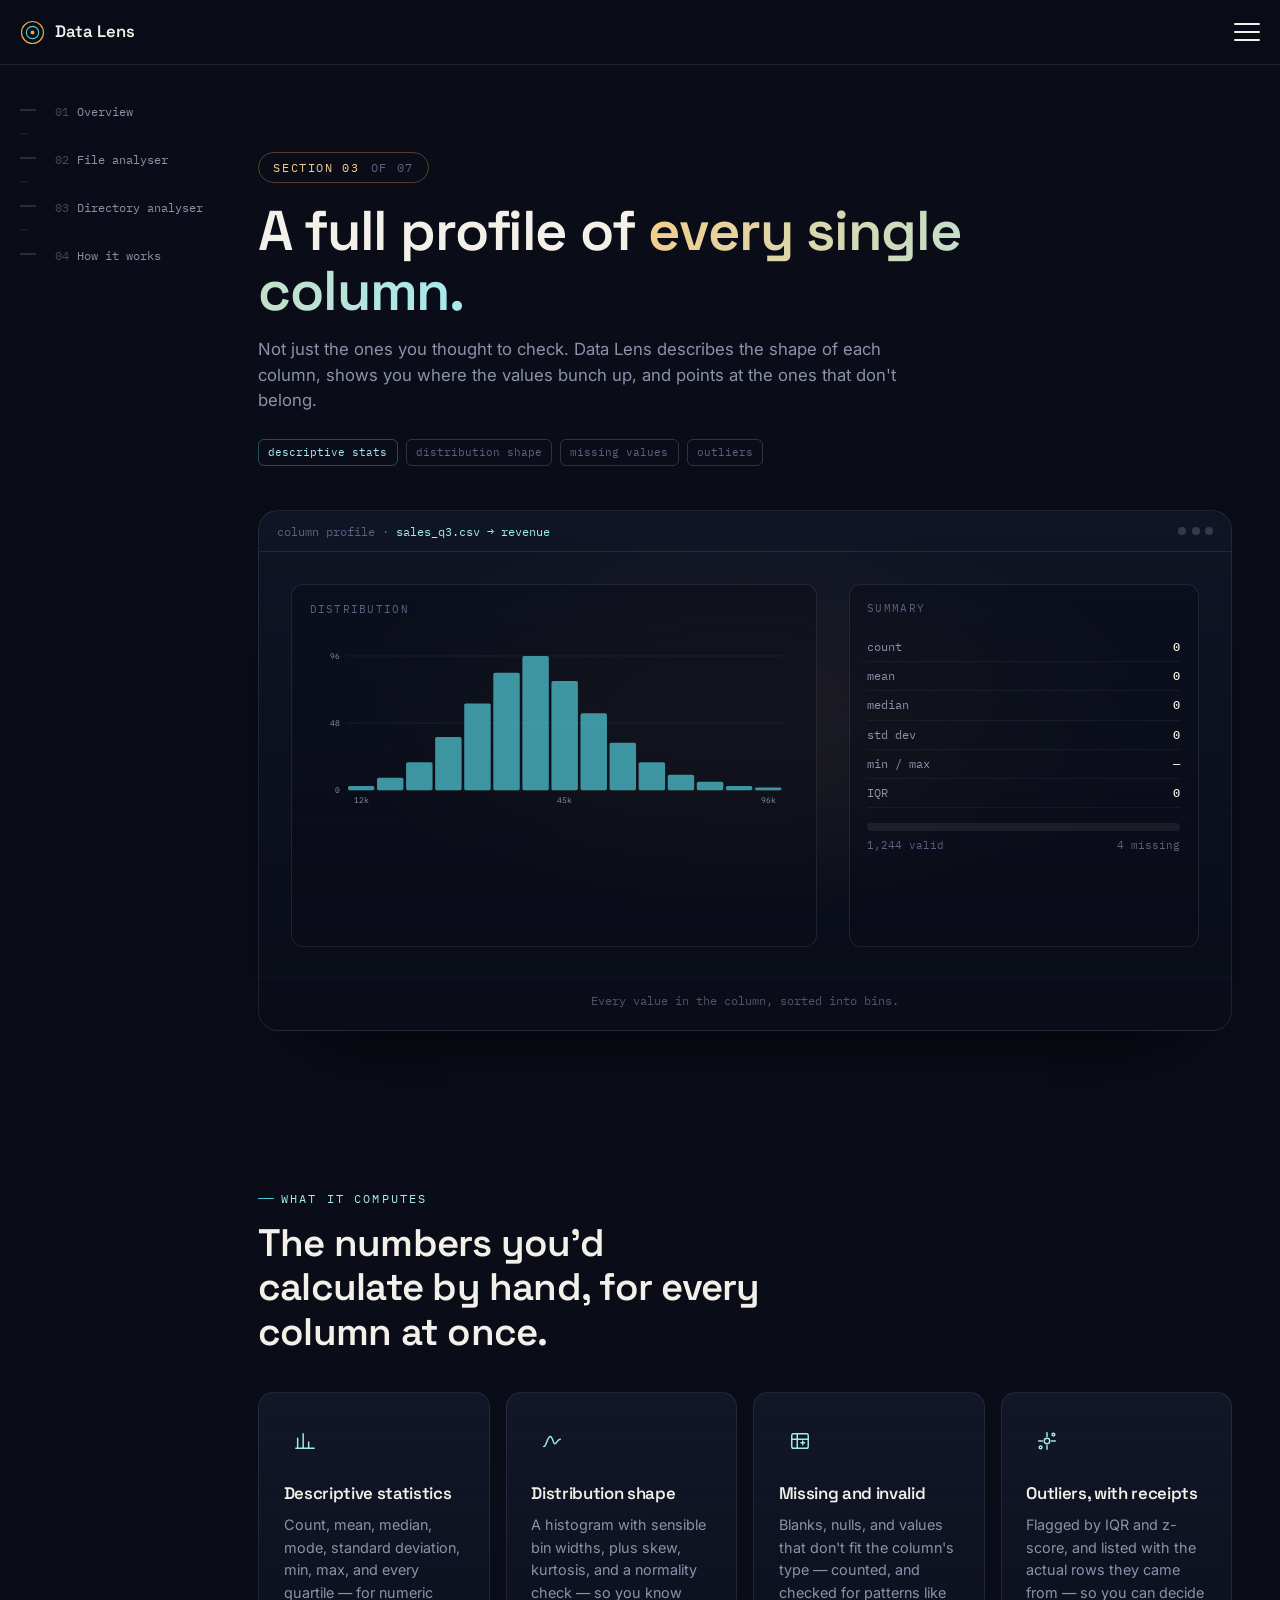
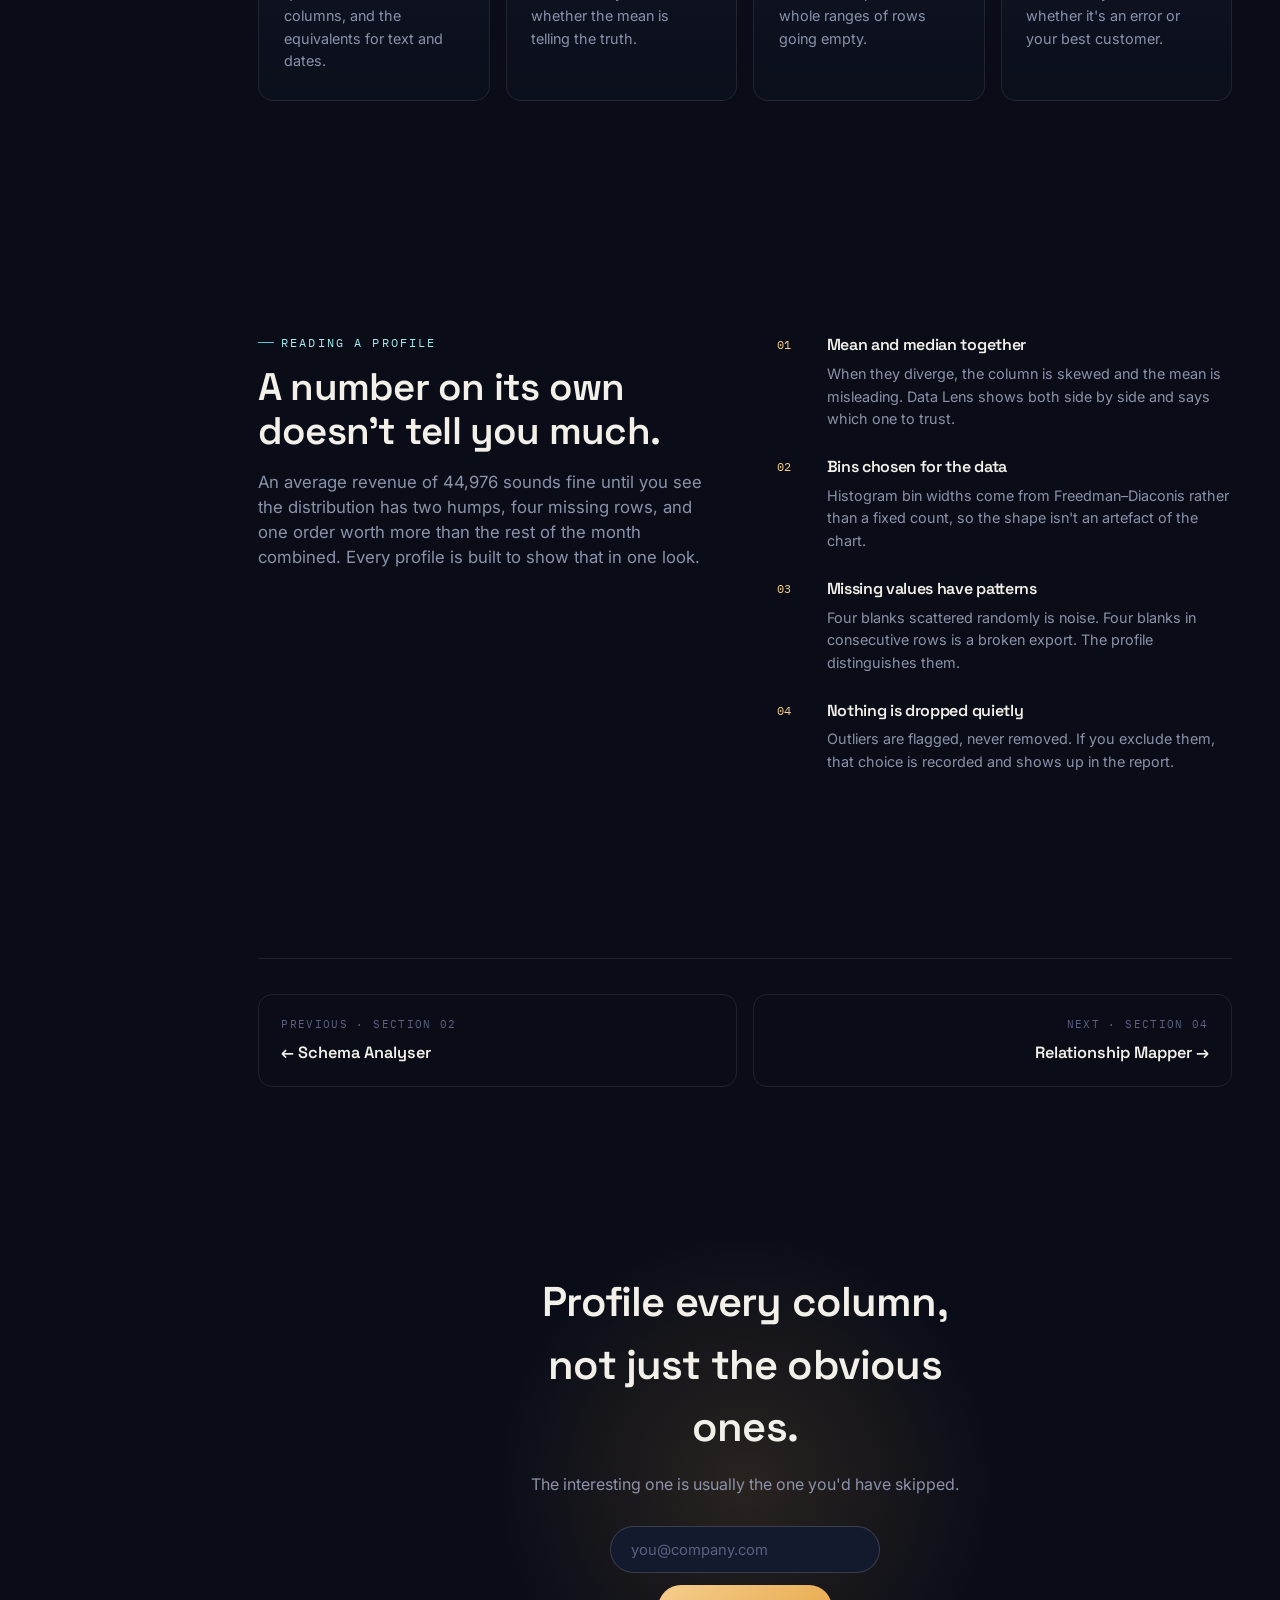
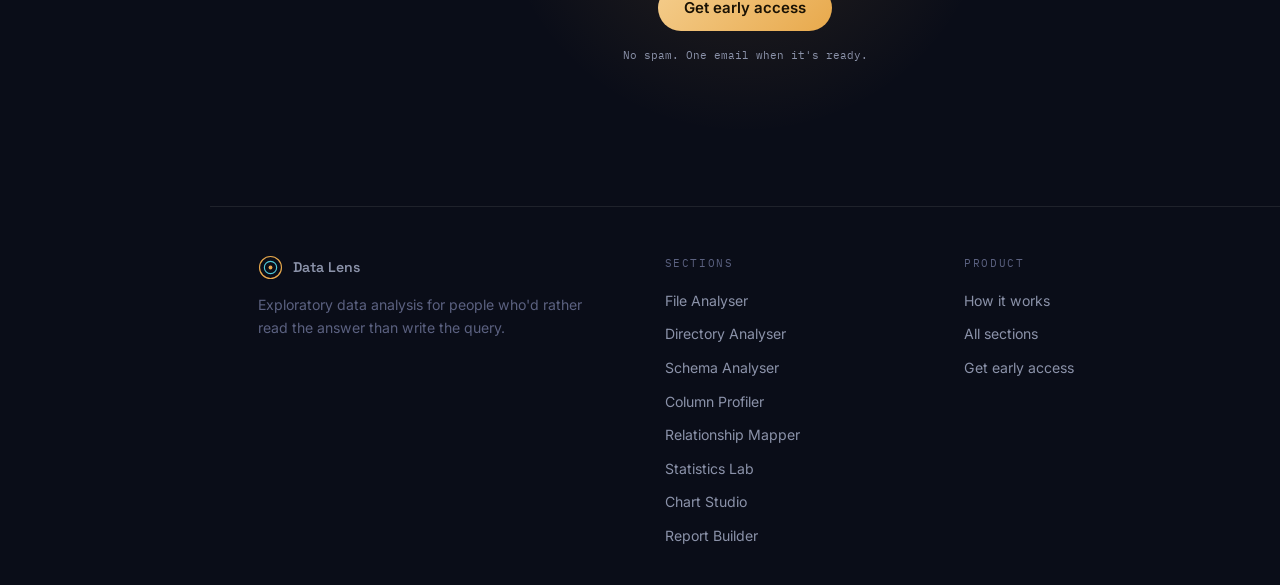
<file: column-profiler.html>
<!DOCTYPE html>
<html lang="en">
<head>
<script>(function(){try{var t=localStorage.getItem("dl-theme");if(t==="light")document.documentElement.setAttribute("data-theme","light");}catch(e){}})();</script>
<meta charset="UTF-8">
<meta name="viewport" content="width=device-width, initial-scale=1.0">
<title>Column Profiler — Data Lens</title>
<meta name="description" content="Counts, ranges, quartiles, distribution shape, missing values, and outliers — computed for every column in every file, without being asked.">
<link rel="preconnect" href="https://fonts.googleapis.com">
<link rel="preconnect" href="https://fonts.gstatic.com" crossorigin>
<link href="https://fonts.googleapis.com/css2?family=Space+Grotesk:wght@500;600;700&amp;family=Inter:wght@400;500;600;700&amp;family=IBM+Plex+Mono:wght@400;500&amp;display=swap" rel="stylesheet">
<link rel="stylesheet" href="assets/styles.css">
<style>
.prof{display:grid;grid-template-columns:1.5fr 1fr;gap:clamp(1rem,3vw,2rem)}
@media(max-width:860px){.prof{grid-template-columns:1fr}}
.pbox{border:1px solid var(--line);border-radius:12px;padding:1rem 1.1rem;background:rgba(var(--bg-rgb),.45)}
.pbox__h{display:flex;align-items:center;justify-content:space-between;gap:1rem;
  font-family:var(--mono);font-size:.66rem;letter-spacing:.12em;text-transform:uppercase;color:var(--dim);margin-bottom:1rem}
.pbox__h b{font-weight:400;color:var(--cyan-soft);letter-spacing:0;text-transform:none;font-size:.75rem}

.srow{display:flex;justify-content:space-between;font-family:var(--mono);font-size:.75rem;
  padding:.32rem 0;color:var(--muted);border-bottom:1px solid rgba(var(--fg-rgb),.05)}
.srow:last-child{border-bottom:none}
.srow b{color:var(--text);font-weight:500}

.miss{margin-top:.9rem}
.miss__bar{height:8px;border-radius:5px;background:rgba(var(--fg-rgb),.07);overflow:hidden;display:flex}
.miss__bar i{height:100%;width:0;font-style:normal}
.miss__ok{background:linear-gradient(90deg,rgba(110,207,160,.75),rgba(110,207,160,.45))}
.miss__na{background:var(--rose)}
.miss__k{display:flex;justify-content:space-between;font-family:var(--mono);font-size:.66rem;color:var(--dim);margin-top:.45rem}
.tags{display:flex;flex-wrap:wrap;gap:.4rem;margin-top:.9rem}
.tags .pill{opacity:0}
</style>
</head>
<body data-page="column-profiler">

<nav class="nav">
  <div class="nav__in">
    <a class="logo" href="index.html">
      <svg viewBox="0 0 26 26" fill="none"><circle cx="13" cy="13" r="11.4" stroke="#e8a94c" stroke-width="1.2"/><circle cx="13" cy="13" r="6.4" stroke="#4fc9d6" stroke-width="1.2"/><circle cx="13" cy="13" r="2" fill="#e8a94c"/></svg>
      Data Lens
    </a>
    <button class="nav__burger" id="navBurger" aria-expanded="false" aria-label="All sections"><span></span><span></span><span></span></button>
  </div>
  <div class="nav__panel" id="navPanel"></div>
</nav>

<header class="phero">
  <div class="container">
    <span class="phero__badge">Section 03 <em>of 07</em></span>
    <h1>A full profile of <em>every single column.</em></h1>
    <p class="phero__sub">Not just the ones you thought to check. Data Lens describes the shape of each column, shows you where the values bunch up, and points at the ones that don't belong.</p>
    <div class="phero__meta">
      <span class="chip chip--on">descriptive stats</span>
      <span class="chip">distribution shape</span>
      <span class="chip">missing values</span>
      <span class="chip">outliers</span>
    </div>

    <div class="stage" id="stage">
      <div class="stage__bar">
        <span>column profile · <b>sales_q3.csv → revenue</b></span>
        <span class="stage__dots"><i></i><i></i><i></i></span>
      </div>
      <div class="stage__body">
        <div class="prof">
          <div class="pbox">
            <div class="pbox__h"><span>Distribution</span><b id="shapeLabel">&nbsp;</b></div>
            <svg class="stg-svg" id="chart" viewBox="0 0 560 250" preserveAspectRatio="xMidYMid meet"></svg>
          </div>

          <div class="pbox">
            <div class="pbox__h"><span>Summary</span></div>
            <div class="srow"><span>count</span><b data-n="1248">0</b></div>
            <div class="srow"><span>mean</span><b data-n="44976">0</b></div>
            <div class="srow"><span>median</span><b data-n="45545">0</b></div>
            <div class="srow"><span>std dev</span><b data-n="11260">0</b></div>
            <div class="srow"><span>min / max</span><b data-mm>—</b></div>
            <div class="srow"><span>IQR</span><b data-n="14820">0</b></div>

            <div class="miss">
              <div class="miss__bar"><i class="miss__ok" data-ok></i><i class="miss__na" data-na></i></div>
              <div class="miss__k"><span>1,244 valid</span><span>4 missing</span></div>
            </div>

            <div class="tags">
              <span class="pill" data-tag><i></i>right-skewed</span>
              <span class="pill pill--amber" data-tag><i></i>3 outliers</span>
              <span class="pill pill--green" data-tag><i></i>99.7% complete</span>
            </div>
          </div>
        </div>
      </div>
      <div class="stage__cap" id="cap"></div>
    </div>
  </div>
</header>

<section class="section">
  <div class="container">
    <span class="eyebrow">What it computes</span>
    <h2 class="h2" style="max-width:32rem">The numbers you'd calculate by hand, for every column at once.</h2>
    <div class="grid grid-4" style="margin-top:2.4rem">
      <div class="card" data-reveal>
        <div class="ficon"><svg viewBox="0 0 24 24"><path d="M4 20V9M10 20V4M16 20v-7M22 20H2"/></svg></div>
        <h3>Descriptive statistics</h3>
        <p>Count, mean, median, mode, standard deviation, min, max, and every quartile — for numeric columns, and the equivalents for text and dates.</p>
      </div>
      <div class="card" data-reveal>
        <div class="ficon"><svg viewBox="0 0 24 24"><path d="M3 18c3 0 4-11 7-11s3 8 5 8 3-5 6-5"/></svg></div>
        <h3>Distribution shape</h3>
        <p>A histogram with sensible bin widths, plus skew, kurtosis, and a normality check — so you know whether the mean is telling the truth.</p>
      </div>
      <div class="card" data-reveal>
        <div class="ficon"><svg viewBox="0 0 24 24"><rect x="3" y="4" width="18" height="16" rx="2"/><path d="M3 10h18M9 4v16"/><path d="M13 14h4M15 12v4"/></svg></div>
        <h3>Missing and invalid</h3>
        <p>Blanks, nulls, and values that don't fit the column's type — counted, and checked for patterns like whole ranges of rows going empty.</p>
      </div>
      <div class="card" data-reveal>
        <div class="ficon"><svg viewBox="0 0 24 24"><circle cx="12" cy="12" r="3"/><circle cx="19" cy="5" r="1.5"/><circle cx="5" cy="19" r="1.5"/><path d="M3 12h4M17 12h4M12 3v4M12 17v4"/></svg></div>
        <h3>Outliers, with receipts</h3>
        <p>Flagged by IQR and z-score, and listed with the actual rows they came from — so you can decide whether it's an error or your best customer.</p>
      </div>
    </div>
  </div>
</section>

<section class="section">
  <div class="container detail">
    <div>
      <span class="eyebrow">Reading a profile</span>
      <h2 class="h2">A number on its own doesn't tell you much.</h2>
      <p class="lead">An average revenue of 44,976 sounds fine until you see the distribution has two humps, four missing rows, and one order worth more than the rest of the month combined. Every profile is built to show that in one look.</p>
    </div>
    <div class="dlist">
      <div class="dlist__item" data-reveal><span class="dlist__k">01</span><div>
        <h4>Mean and median together</h4><p>When they diverge, the column is skewed and the mean is misleading. Data Lens shows both side by side and says which one to trust.</p></div></div>
      <div class="dlist__item" data-reveal><span class="dlist__k">02</span><div>
        <h4>Bins chosen for the data</h4><p>Histogram bin widths come from Freedman–Diaconis rather than a fixed count, so the shape isn't an artefact of the chart.</p></div></div>
      <div class="dlist__item" data-reveal><span class="dlist__k">03</span><div>
        <h4>Missing values have patterns</h4><p>Four blanks scattered randomly is noise. Four blanks in consecutive rows is a broken export. The profile distinguishes them.</p></div></div>
      <div class="dlist__item" data-reveal><span class="dlist__k">04</span><div>
        <h4>Nothing is dropped quietly</h4><p>Outliers are flagged, never removed. If you exclude them, that choice is recorded and shows up in the report.</p></div></div>
    </div>
  </div>
</section>

<section class="section section--tight">
  <div class="container">
    <div class="pn">
      <a href="schema-analyser.html"><small>Previous · Section 02</small><b>← Schema Analyser</b></a>
      <a href="relationship-mapper.html" class="pn--next"><small>Next · Section 04</small><b>Relationship Mapper →</b></a>
    </div>
  </div>
</section>

<section class="section cta">
  <div class="cta__glow"></div>
  <div class="container cta__in">
    <h2>Profile every column, not just the obvious ones.</h2>
    <p class="muted">The interesting one is usually the one you'd have skipped.</p>
    <form class="cta__form" data-waitlist>
      <input type="email" placeholder="you@company.com" required aria-label="Email address">
      <button type="submit" class="btn btn-primary">Get early access</button>
    </form>
    <p class="cta__note">No spam. One email when it's ready.</p>
  </div>
</section>

<footer>
  <div class="container foot">
    <div>
      <a class="logo" href="index.html">
        <svg viewBox="0 0 26 26" fill="none"><circle cx="13" cy="13" r="11.4" stroke="#e8a94c" stroke-width="1.2"/><circle cx="13" cy="13" r="6.4" stroke="#4fc9d6" stroke-width="1.2"/><circle cx="13" cy="13" r="2" fill="#e8a94c"/></svg>
        Data Lens
      </a>
      <p class="foot__tag">Exploratory data analysis for people who'd rather read the answer than write the query.</p>
    </div>
    <div><h5>Sections</h5><ul id="footSections"></ul></div>
    <div><h5>Product</h5><ul>
      <li><a href="index.html#how">How it works</a></li>
      <li><a href="index.html#sections">All sections</a></li>
      <li><a href="index.html#access">Get early access</a></li>
    </ul></div>
  </div>
</footer>

<script src="assets/gsap.min.js"></script>
<script src="assets/site.js"></script>
<script>
(function(){
  var $=DL.$, $$=DL.$$;
  var svg=$('#chart');
  var W=560,H=250, PAD_L=42, PAD_R=18, BASE=178, BOX_Y=214;

  /* right-skewed revenue distribution */
  var BINS=[3,9,20,38,62,84,96,78,55,34,20,11,6,3,2];
  var maxB=Math.max.apply(null,BINS);
  var plotW=W-PAD_L-PAD_R;
  var bw=plotW/BINS.length;

  var bars=[], dots=[], boxParts=[], axis;

  function draw(){
    DL.clear(svg);

    /* baseline + y ticks */
    axis=DL.svg('g',{},svg);
    [0,.5,1].forEach(function(f){
      var y=BASE-f*(BASE-24);
      DL.svg('line',{x1:PAD_L,y1:y,x2:W-PAD_R,y2:y,stroke:'rgba(var(--fg-rgb),.07)','stroke-width':1},axis);
      var t=DL.svg('text',{x:PAD_L-8,y:y+3.5,'text-anchor':'end','font-size':9,fill:'#5b6180'},axis);
      t.textContent=Math.round(f*maxB);
    });

    /* histogram bars */
    bars=BINS.map(function(v,i){
      var h=(v/maxB)*(BASE-24);
      return DL.svg('rect',{
        x:PAD_L+i*bw+1.5, y:BASE, width:bw-3, height:0, rx:2,
        fill:'#4fc9d6', opacity:.72, 'data-h':h
      },svg);
    });

    /* x labels */
    [[0,'12k'],[Math.floor(BINS.length/2),'45k'],[BINS.length-1,'96k']].forEach(function(p){
      var t=DL.svg('text',{x:PAD_L+p[0]*bw+bw/2,y:BASE+15,'text-anchor':'middle','font-size':9,fill:'#5b6180'},svg);
      t.textContent=p[1];
    });

    /* box plot (q1 / median / q3 / whiskers) */
    var g=DL.svg('g',{opacity:0},svg);
    var x=function(f){ return PAD_L+f*plotW; };
    DL.svg('line',{x1:x(.10),y1:BOX_Y,x2:x(.78),y2:BOX_Y,stroke:'#5b6180','stroke-width':1},g);
    DL.svg('line',{x1:x(.10),y1:BOX_Y-6,x2:x(.10),y2:BOX_Y+6,stroke:'#5b6180','stroke-width':1},g);
    DL.svg('line',{x1:x(.78),y1:BOX_Y-6,x2:x(.78),y2:BOX_Y+6,stroke:'#5b6180','stroke-width':1},g);
    DL.svg('rect',{x:x(.26),y:BOX_Y-9,width:x(.55)-x(.26),height:18,rx:3,
      fill:'rgba(79,201,214,.16)',stroke:'#4fc9d6','stroke-width':1},g);
    DL.svg('line',{x1:x(.40),y1:BOX_Y-9,x2:x(.40),y2:BOX_Y+9,stroke:'#a5eaf1','stroke-width':2},g);
    var lab=DL.svg('text',{x:PAD_L-8,y:BOX_Y+3.5,'text-anchor':'end','font-size':9,fill:'#5b6180'},g);
    lab.textContent='IQR';
    boxParts=[g];

    /* outliers */
    dots=[[.88,''],[.93,''],[.97,'3 outliers · max 146,220']].map(function(o){
      var gg=DL.svg('g',{opacity:0},svg);
      DL.svg('circle',{cx:x(o[0]),cy:BOX_Y,r:5,fill:'none',stroke:'#e8a94c','stroke-width':1.4},gg);
      DL.svg('circle',{cx:x(o[0]),cy:BOX_Y,r:2,fill:'#e8a94c'},gg);
      if(o[1]){
        var t=DL.svg('text',{x:x(o[0]),y:BOX_Y-15,'text-anchor':'end','font-size':9.5,fill:'#f4cd8c'},gg);
        t.textContent=o[1];
      }
      return gg;
    });
  }

  draw();

  var nums=$$('[data-n]'), mm=$('[data-mm]'), tags=$$('[data-tag]'),
      ok=$('[data-ok]'), na=$('[data-na]'), shape=$('#shapeLabel');

  DL.stage({
    root:'#stage', caption:'#cap',
    still:function(root,setCap){
      bars.forEach(function(b){ var h=+b.getAttribute('data-h'); b.setAttribute('y',BASE-h); b.setAttribute('height',h); });
      boxParts.forEach(function(g){g.setAttribute('opacity',1);});
      dots.forEach(function(g){g.setAttribute('opacity',1);});
      nums.forEach(function(n){ n.textContent=parseInt(n.getAttribute('data-n'),10).toLocaleString('en-US'); });
      mm.textContent='12,040 / 146,220';
      ok.style.width='99.7%'; na.style.width='.3%';
      tags.forEach(function(t){t.style.opacity=1;});
      shape.textContent='right-skewed · skew 0.68';
      setCap('1,248 values · median 45,545 · <b>3 outliers worth a look</b>');
    },
    build:function(tl,setCap){
      tl.call(function(){
        bars.forEach(function(b){ b.setAttribute('y',BASE); b.setAttribute('height',0); });
        boxParts.forEach(function(g){ g.setAttribute('opacity',0); });
        dots.forEach(function(g){ g.setAttribute('opacity',0); });
        nums.forEach(function(n){ n.textContent='0'; });
        mm.textContent='—'; shape.textContent='\u00a0';
        ok.style.width='0%'; na.style.width='0%';
        tags.forEach(function(t){ t.style.opacity=0; gsap.set(t,{y:6}); });
      });

      /* 1 — histogram builds */
      tl.call(setCap,['Every value in the column, sorted into bins.'],.1);
      bars.forEach(function(b,i){
        var h=+b.getAttribute('data-h');
        tl.to(b,{attr:{y:BASE-h,height:h},duration:.42,ease:'power2.out'},.25+i*.075);
      });

      /* 2 — summary numbers */
      tl.call(setCap,['The summary you would have worked out by hand.'],1.9)
        .call(function(){
          nums.forEach(function(n){ DL.count(n,parseInt(n.getAttribute('data-n'),10),{duration:1.1}); });
          DL.count({set textContent(v){ mm.textContent='12,040 / '+v; }},146220,{duration:1.1});
        },null,2.0);

      /* 3 — shape */
      tl.call(setCap,['Mean sits above median, so the tail is on the right.'],4.0)
        .call(function(){ shape.textContent='right-skewed · skew 0.68'; },null,4.1)
        .to(boxParts[0],{opacity:1,duration:.6,ease:'power2.out'},4.2);

      /* 4 — completeness */
      tl.call(setCap,['Four values are missing. Here is exactly where.'],5.9)
        .to(ok,{width:'99.7%',duration:.9,ease:'power2.out'},6.0)
        .to(na,{width:'.3%',duration:.9,ease:'power2.out'},6.0);

      /* 5 — outliers pop */
      tl.call(setCap,['And three values sit well outside the rest.'],7.5);
      dots.forEach(function(g,i){
        tl.fromTo(g,{opacity:0,attr:{}},{opacity:1,duration:.4,ease:'power2.out'},7.6+i*.42)
          .fromTo(g.querySelector('circle'),{attr:{r:2}},{attr:{r:5},duration:.5,ease:'back.out(3)'},7.6+i*.42);
      });

      /* 6 — verdict tags */
      tl.to(tags,{opacity:1,y:0,duration:.45,stagger:.28,ease:'power2.out'},9.2);

      tl.call(setCap,['1,248 values · median 45,545 · <b>3 outliers worth a look</b>'],11.0)
        .to({},{duration:2.3},11.0);
    }
  });
})();
</script>
</body>
</html>
</file>
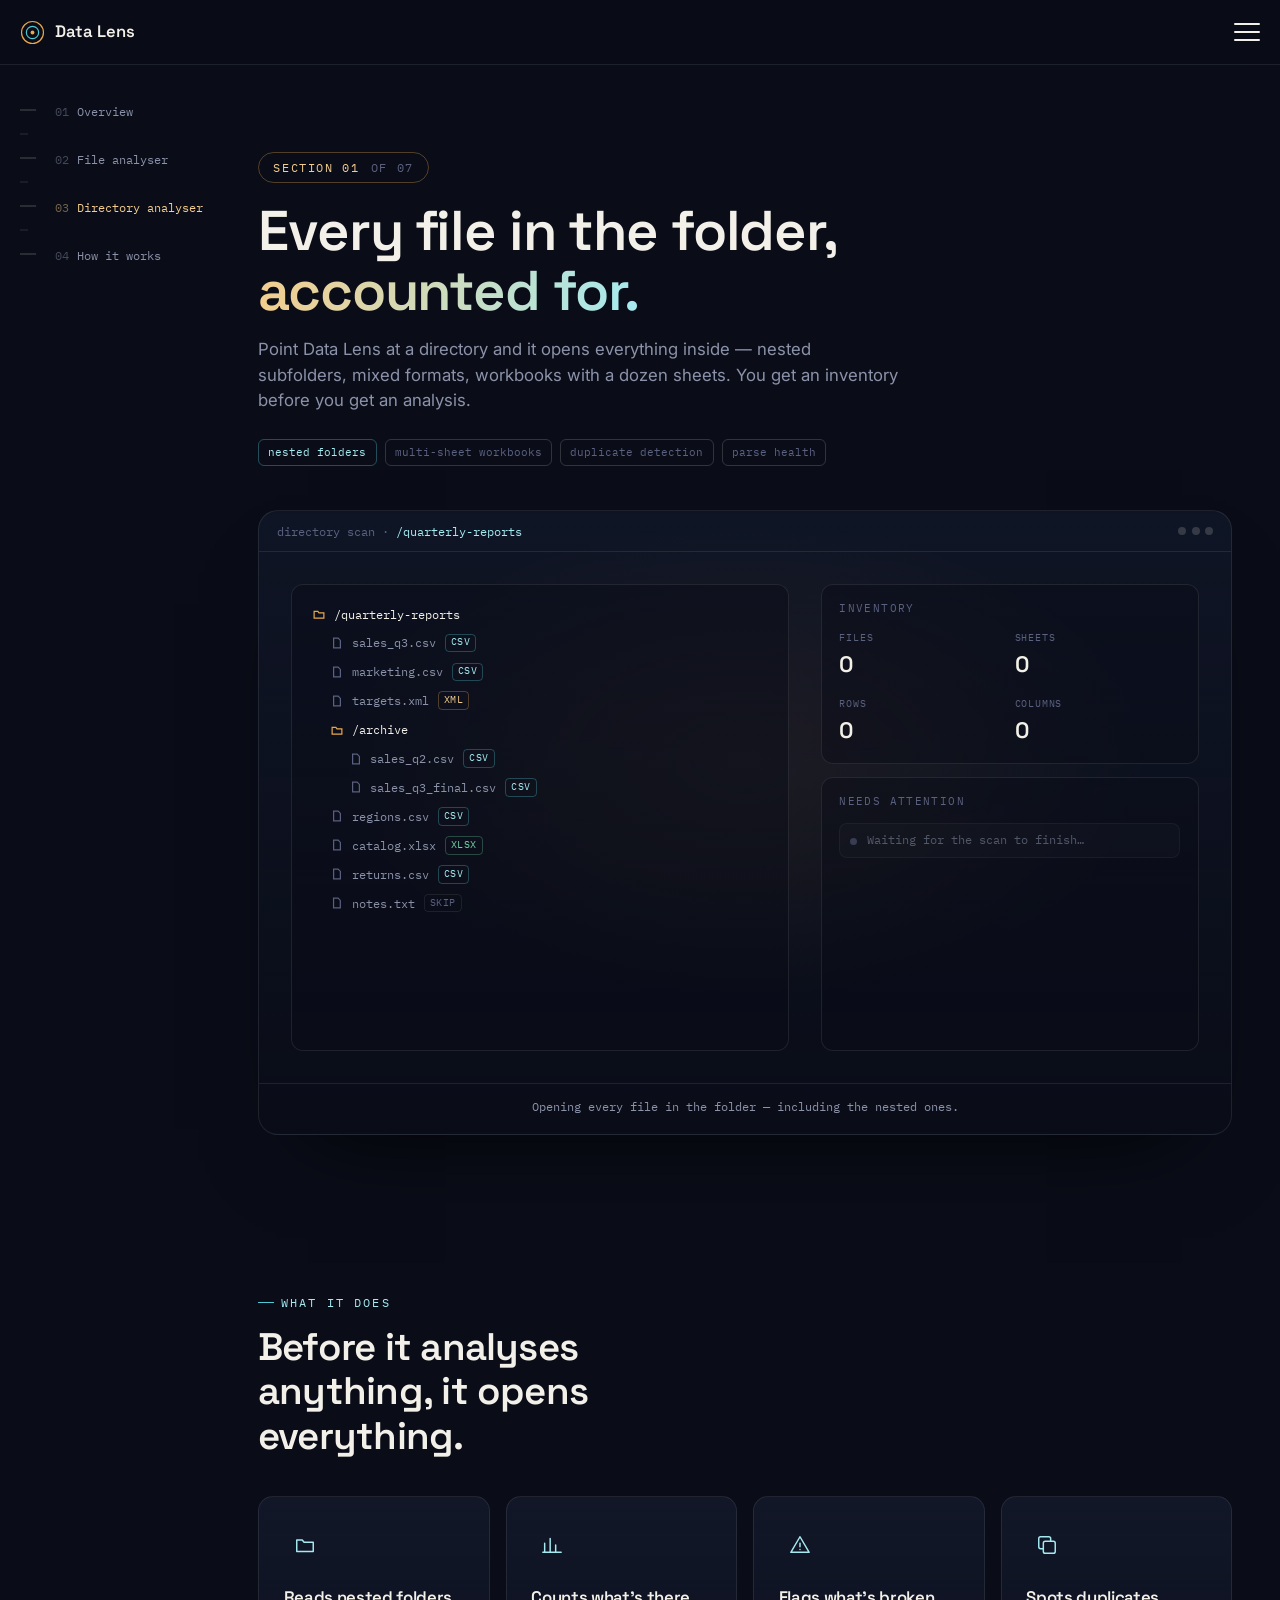
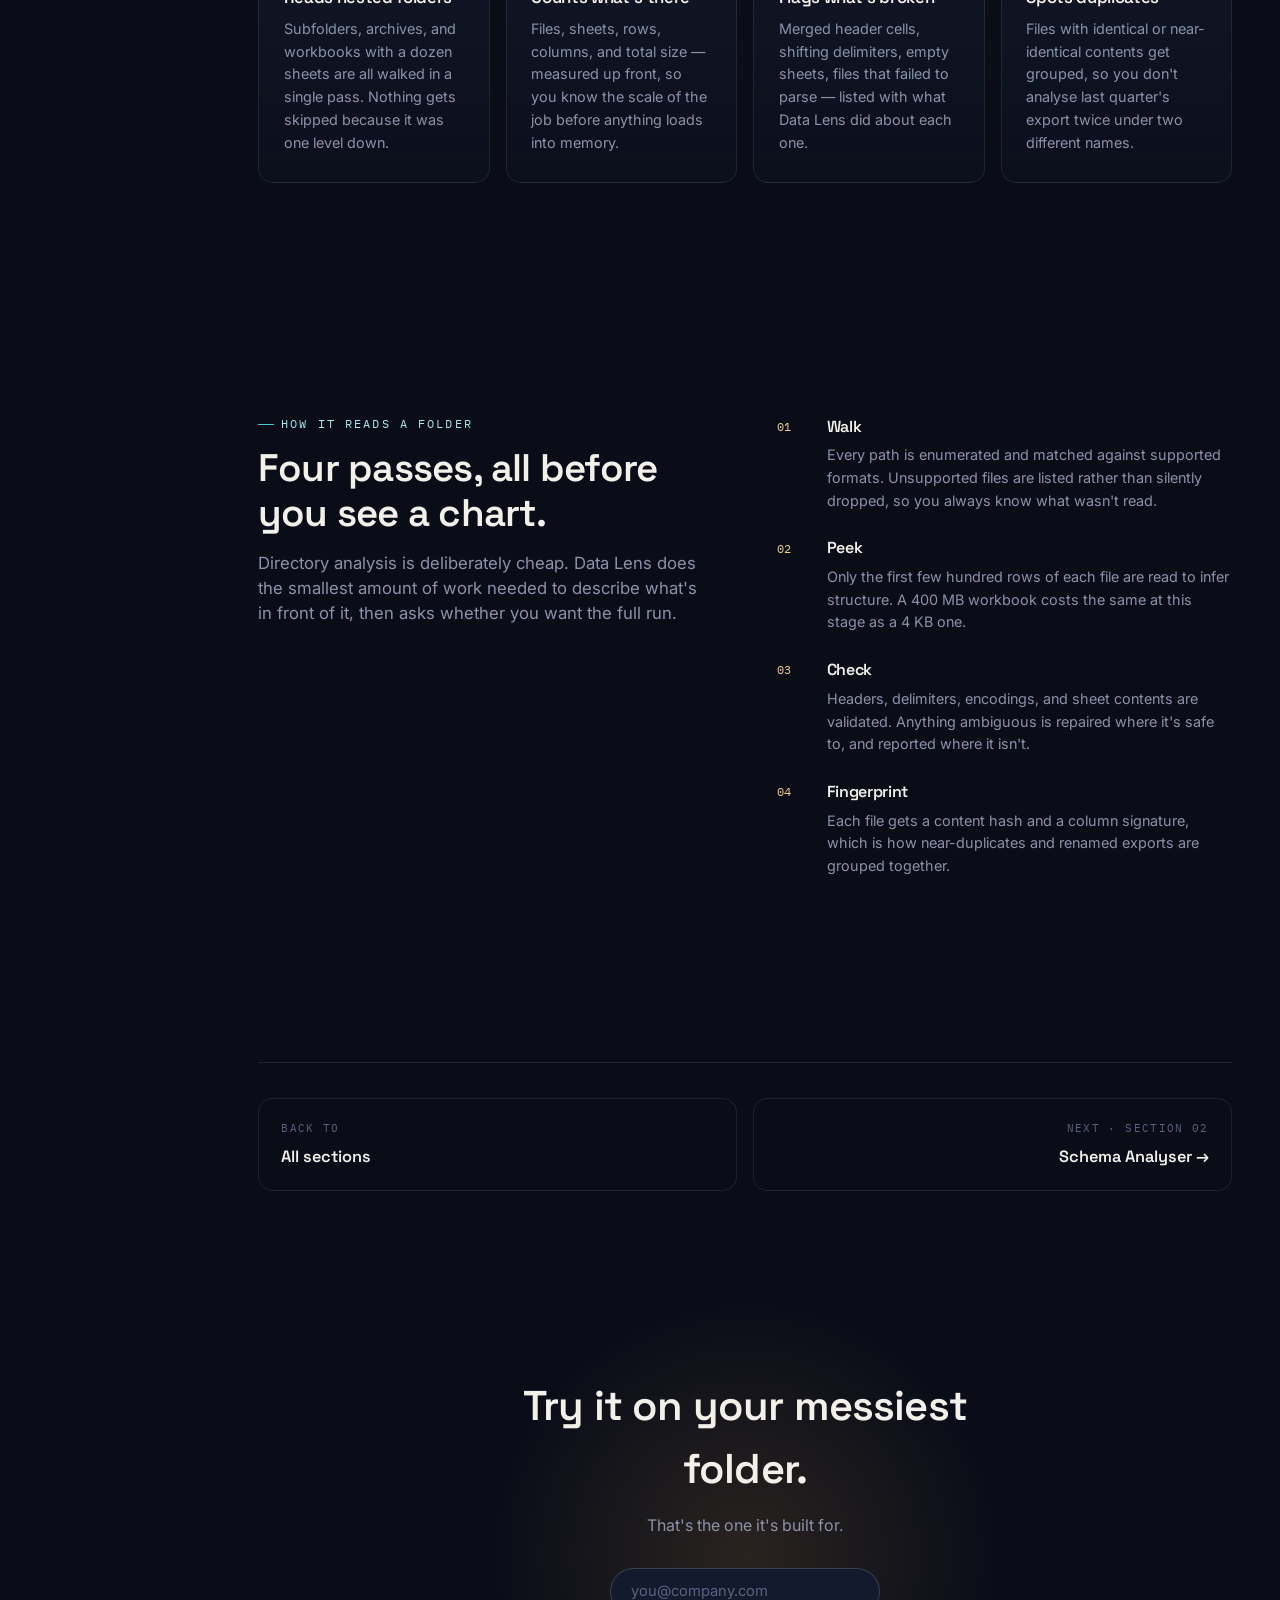
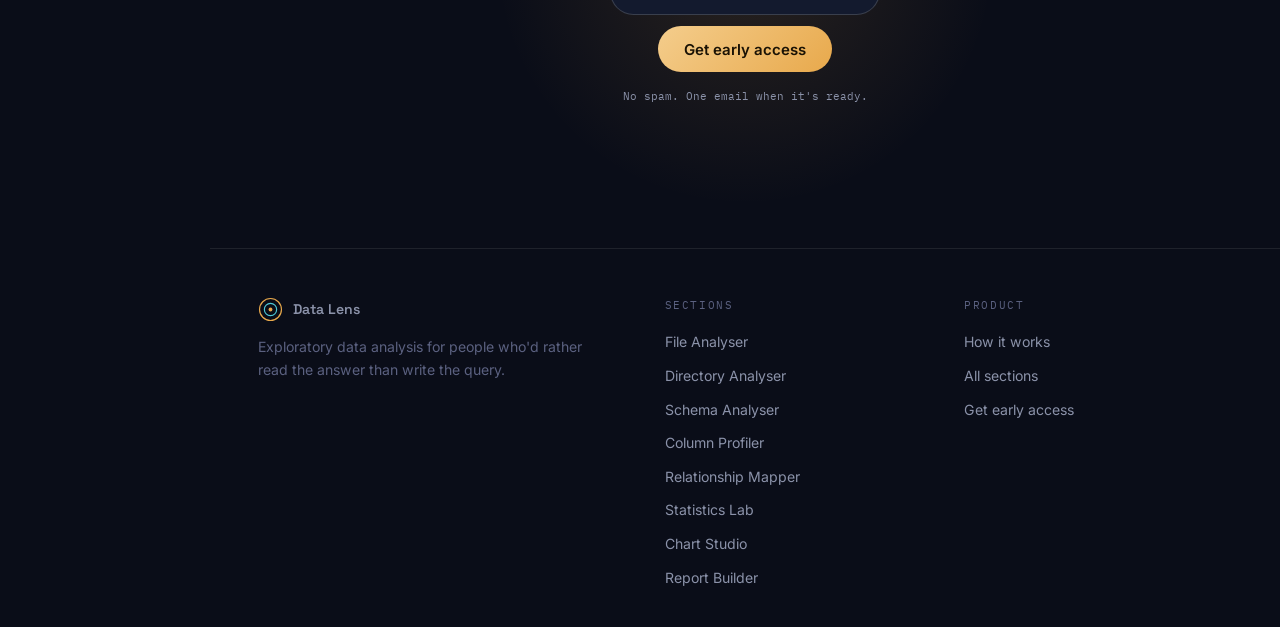
<file: directory-analyser.html>
<!DOCTYPE html>
<html lang="en">
<head>
<script>(function(){try{var t=localStorage.getItem("dl-theme");if(t==="light")document.documentElement.setAttribute("data-theme","light");}catch(e){}})();</script>
<meta charset="UTF-8">
<meta name="viewport" content="width=device-width, initial-scale=1.0">
<title>Directory Analyser — Data Lens</title>
<meta name="description" content="Point Data Lens at a folder and every file, sheet, and nested subfolder is opened, counted, and checked before anything is analysed.">
<link rel="preconnect" href="https://fonts.googleapis.com">
<link rel="preconnect" href="https://fonts.gstatic.com" crossorigin>
<link href="https://fonts.googleapis.com/css2?family=Space+Grotesk:wght@500;600;700&amp;family=Inter:wght@400;500;600;700&amp;family=IBM+Plex+Mono:wght@400;500&amp;display=swap" rel="stylesheet">
<link rel="stylesheet" href="assets/styles.css">
<style>
.dirstage{display:grid;grid-template-columns:1.25fr .95fr;gap:clamp(1rem,3vw,2rem)}
@media(max-width:820px){.dirstage{grid-template-columns:1fr}}

.tree{position:relative;font-family:var(--mono);font-size:.78rem;overflow:hidden;
  border:1px solid var(--line);border-radius:12px;padding:.9rem .8rem;background:rgba(var(--bg-rgb),.45)}
.trow{display:flex;align-items:center;gap:.55rem;padding:.32rem .5rem;border-radius:7px;opacity:0}
.trow[data-d="1"]{margin-left:1.15rem}
.trow[data-d="2"]{margin-left:2.3rem}
.trow__ico{width:12px;height:12px;flex:none;stroke-width:1.6;fill:none;stroke:var(--dim)}
.trow--dir .trow__ico{stroke:var(--amber)}
.trow__name{color:var(--muted);white-space:nowrap;overflow:hidden;text-overflow:ellipsis}
.trow--dir .trow__name{color:var(--text)}
.trow__tag{font-size:.62rem;letter-spacing:.06em;text-transform:uppercase;color:var(--dim);
  border:1px solid var(--line);border-radius:4px;padding:.05rem .3rem;flex:none}
.trow__tag.t-csv{color:var(--cyan-soft);border-color:rgba(79,201,214,.3)}
.trow__tag.t-xml{color:var(--amber-soft);border-color:rgba(232,169,76,.3)}
.trow__tag.t-xlsx{color:var(--green);border-color:rgba(110,207,160,.3)}
.trow__tag.t-skip{color:var(--dim)}
.trow__meta{margin-left:auto;color:var(--dim);font-size:.7rem;opacity:0;white-space:nowrap;flex:none}
.trow.is-flag{background:rgba(224,138,138,.09)}
.tbeam{position:absolute;left:0;right:0;height:34px;top:0;opacity:0;pointer-events:none;
  background:linear-gradient(180deg,transparent,rgba(165,234,241,.13),rgba(165,234,241,.34),transparent);
  border-bottom:1px solid rgba(165,234,241,.55)}

.inv{display:flex;flex-direction:column;gap:.8rem}
.inv__box{border:1px solid var(--line);border-radius:12px;padding:1rem 1.1rem;background:rgba(var(--bg-rgb),.45)}
.inv__h{font-family:var(--mono);font-size:.66rem;letter-spacing:.13em;text-transform:uppercase;color:var(--dim);margin-bottom:.85rem}
.inv__nums{display:grid;grid-template-columns:1fr 1fr;gap:.85rem .6rem}
.inv__nums div dt{font-family:var(--mono);font-size:.63rem;letter-spacing:.08em;text-transform:uppercase;color:var(--dim);margin-bottom:.18rem}
.inv__nums div dd{font-family:var(--display);font-size:1.4rem;font-weight:600}
.flag{display:flex;gap:.6rem;align-items:flex-start;font-family:var(--mono);font-size:.72rem;
  color:var(--muted);padding:.5rem .6rem;border-radius:8px;background:rgba(255,255,255,.03);
  border:1px solid var(--line);opacity:0;margin-bottom:.45rem;line-height:1.45}
.flag:last-child{margin-bottom:0}
.flag i{width:7px;height:7px;border-radius:50%;flex:none;margin-top:.32rem;font-style:normal;background:var(--amber)}
.flag.f-dup i{background:var(--violet)}
.flag b{color:var(--text);font-weight:500}
</style>
</head>
<body data-page="directory-analyser">

<nav class="nav">
  <div class="nav__in">
    <a class="logo" href="index.html">
      <svg viewBox="0 0 26 26" fill="none"><circle cx="13" cy="13" r="11.4" stroke="#e8a94c" stroke-width="1.2"/><circle cx="13" cy="13" r="6.4" stroke="#4fc9d6" stroke-width="1.2"/><circle cx="13" cy="13" r="2" fill="#e8a94c"/></svg>
      Data Lens
    </a>
    <button class="nav__burger" id="navBurger" aria-expanded="false" aria-label="All sections"><span></span><span></span><span></span></button>
  </div>
  <div class="nav__panel" id="navPanel"></div>
</nav>

<header class="phero">
  <div class="container">
    <span class="phero__badge">Section 01 <em>of 07</em></span>
    <h1>Every file in the folder, <em>accounted for.</em></h1>
    <p class="phero__sub">Point Data Lens at a directory and it opens everything inside — nested subfolders, mixed formats, workbooks with a dozen sheets. You get an inventory before you get an analysis.</p>
    <div class="phero__meta">
      <span class="chip chip--on">nested folders</span>
      <span class="chip">multi-sheet workbooks</span>
      <span class="chip">duplicate detection</span>
      <span class="chip">parse health</span>
    </div>

    <div class="stage" id="stage">
      <div class="stage__bar">
        <span>directory scan · <b>/quarterly-reports</b></span>
        <span class="stage__dots"><i></i><i></i><i></i></span>
      </div>
      <div class="stage__body">
        <div class="dirstage">
          <div class="tree" id="tree">
            <div class="trow trow--dir" data-d="0"><svg class="trow__ico" viewBox="0 0 16 16"><path d="M1.5 4.5h5l1.5 2h6.5v7h-13z"/></svg><span class="trow__name">/quarterly-reports</span><span class="trow__meta">8 files</span></div>
            <div class="trow" data-d="1"><svg class="trow__ico" viewBox="0 0 16 16"><path d="M3.5 1.5h6l3 3v10h-9z"/></svg><span class="trow__name">sales_q3.csv</span><span class="trow__tag t-csv">csv</span><span class="trow__meta">1,248 rows</span></div>
            <div class="trow" data-d="1"><svg class="trow__ico" viewBox="0 0 16 16"><path d="M3.5 1.5h6l3 3v10h-9z"/></svg><span class="trow__name">marketing.csv</span><span class="trow__tag t-csv">csv</span><span class="trow__meta">1,248 rows</span></div>
            <div class="trow" data-d="1"><svg class="trow__ico" viewBox="0 0 16 16"><path d="M3.5 1.5h6l3 3v10h-9z"/></svg><span class="trow__name">targets.xml</span><span class="trow__tag t-xml">xml</span><span class="trow__meta">96 nodes</span></div>
            <div class="trow trow--dir" data-d="1"><svg class="trow__ico" viewBox="0 0 16 16"><path d="M1.5 4.5h5l1.5 2h6.5v7h-13z"/></svg><span class="trow__name">/archive</span><span class="trow__meta">2 files</span></div>
            <div class="trow" data-d="2"><svg class="trow__ico" viewBox="0 0 16 16"><path d="M3.5 1.5h6l3 3v10h-9z"/></svg><span class="trow__name">sales_q2.csv</span><span class="trow__tag t-csv">csv</span><span class="trow__meta">1,190 rows</span></div>
            <div class="trow" data-d="2"><svg class="trow__ico" viewBox="0 0 16 16"><path d="M3.5 1.5h6l3 3v10h-9z"/></svg><span class="trow__name">sales_q3_final.csv</span><span class="trow__tag t-csv">csv</span><span class="trow__meta">1,248 rows</span></div>
            <div class="trow" data-d="1"><svg class="trow__ico" viewBox="0 0 16 16"><path d="M3.5 1.5h6l3 3v10h-9z"/></svg><span class="trow__name">regions.csv</span><span class="trow__tag t-csv">csv</span><span class="trow__meta">28 rows</span></div>
            <div class="trow" data-d="1" data-flag><svg class="trow__ico" viewBox="0 0 16 16"><path d="M3.5 1.5h6l3 3v10h-9z"/></svg><span class="trow__name">catalog.xlsx</span><span class="trow__tag t-xlsx">xlsx</span><span class="trow__meta">3 sheets</span></div>
            <div class="trow" data-d="1" data-flag><svg class="trow__ico" viewBox="0 0 16 16"><path d="M3.5 1.5h6l3 3v10h-9z"/></svg><span class="trow__name">returns.csv</span><span class="trow__tag t-csv">csv</span><span class="trow__meta">312 rows</span></div>
            <div class="trow" data-d="1"><svg class="trow__ico" viewBox="0 0 16 16"><path d="M3.5 1.5h6l3 3v10h-9z"/></svg><span class="trow__name">notes.txt</span><span class="trow__tag t-skip">skip</span><span class="trow__meta">not tabular</span></div>
            <div class="tbeam" id="beam"></div>
          </div>

          <div class="inv">
            <div class="inv__box">
              <div class="inv__h">Inventory</div>
              <div class="inv__nums">
                <div><dt>Files</dt><dd data-n="9">0</dd></div>
                <div><dt>Sheets</dt><dd data-n="12">0</dd></div>
                <div><dt>Rows</dt><dd data-n="5274">0</dd></div>
                <div><dt>Columns</dt><dd data-n="47">0</dd></div>
              </div>
            </div>
            <div class="inv__box">
              <div class="inv__h">Needs attention</div>
              <div class="flag" id="ghostFlag" style="opacity:.55"><i style="background:var(--dim)"></i><span>Waiting for the scan to finish…</span></div>
              <div class="flag" data-flagrow><i></i><span><b>catalog.xlsx</b> — merged header cells on sheet 2, headers rebuilt</span></div>
              <div class="flag" data-flagrow><i></i><span><b>returns.csv</b> — delimiter changes at row 188, re-parsed</span></div>
              <div class="flag f-dup" data-flagrow><i></i><span><b>sales_q3_final.csv</b> — 99% identical to sales_q3.csv</span></div>
            </div>
          </div>
        </div>
      </div>
      <div class="stage__cap" id="cap"></div>
    </div>
  </div>
</header>

<section class="section">
  <div class="container">
    <span class="eyebrow">What it does</span>
    <h2 class="h2" style="max-width:30rem">Before it analyses anything, it opens everything.</h2>
    <div class="grid grid-4" style="margin-top:2.4rem">
      <div class="card" data-reveal>
        <div class="ficon"><svg viewBox="0 0 24 24"><path d="M3 6.5h6l2 2.5h10V19H3z"/></svg></div>
        <h3>Reads nested folders</h3>
        <p>Subfolders, archives, and workbooks with a dozen sheets are all walked in a single pass. Nothing gets skipped because it was one level down.</p>
      </div>
      <div class="card" data-reveal>
        <div class="ficon"><svg viewBox="0 0 24 24"><path d="M4 20V10M10 20V5M16 20v-8M22 20H2"/></svg></div>
        <h3>Counts what's there</h3>
        <p>Files, sheets, rows, columns, and total size — measured up front, so you know the scale of the job before anything loads into memory.</p>
      </div>
      <div class="card" data-reveal>
        <div class="ficon"><svg viewBox="0 0 24 24"><path d="M12 3 2 20h20z"/><path d="M12 10v4M12 17h.01"/></svg></div>
        <h3>Flags what's broken</h3>
        <p>Merged header cells, shifting delimiters, empty sheets, files that failed to parse — listed with what Data Lens did about each one.</p>
      </div>
      <div class="card" data-reveal>
        <div class="ficon"><svg viewBox="0 0 24 24"><rect x="8" y="8" width="13" height="13" rx="2"/><path d="M16 8V5a2 2 0 0 0-2-2H5a2 2 0 0 0-2 2v9a2 2 0 0 0 2 2h3"/></svg></div>
        <h3>Spots duplicates</h3>
        <p>Files with identical or near-identical contents get grouped, so you don't analyse last quarter's export twice under two different names.</p>
      </div>
    </div>
  </div>
</section>

<section class="section">
  <div class="container detail">
    <div>
      <span class="eyebrow">How it reads a folder</span>
      <h2 class="h2">Four passes, all before you see a chart.</h2>
      <p class="lead">Directory analysis is deliberately cheap. Data Lens does the smallest amount of work needed to describe what's in front of it, then asks whether you want the full run.</p>
    </div>
    <div class="dlist">
      <div class="dlist__item" data-reveal><span class="dlist__k">01</span><div>
        <h4>Walk</h4><p>Every path is enumerated and matched against supported formats. Unsupported files are listed rather than silently dropped, so you always know what wasn't read.</p></div></div>
      <div class="dlist__item" data-reveal><span class="dlist__k">02</span><div>
        <h4>Peek</h4><p>Only the first few hundred rows of each file are read to infer structure. A 400 MB workbook costs the same at this stage as a 4 KB one.</p></div></div>
      <div class="dlist__item" data-reveal><span class="dlist__k">03</span><div>
        <h4>Check</h4><p>Headers, delimiters, encodings, and sheet contents are validated. Anything ambiguous is repaired where it's safe to, and reported where it isn't.</p></div></div>
      <div class="dlist__item" data-reveal><span class="dlist__k">04</span><div>
        <h4>Fingerprint</h4><p>Each file gets a content hash and a column signature, which is how near-duplicates and renamed exports are grouped together.</p></div></div>
    </div>
  </div>
</section>

<section class="section section--tight">
  <div class="container">
    <div class="pn">
      <a href="index.html"><small>Back to</small><b>All sections</b></a>
      <a href="schema-analyser.html" class="pn--next"><small>Next · Section 02</small><b>Schema Analyser →</b></a>
    </div>
  </div>
</section>

<section class="section cta">
  <div class="cta__glow"></div>
  <div class="container cta__in">
    <h2>Try it on your messiest folder.</h2>
    <p class="muted">That's the one it's built for.</p>
    <form class="cta__form" data-waitlist>
      <input type="email" placeholder="you@company.com" required aria-label="Email address">
      <button type="submit" class="btn btn-primary">Get early access</button>
    </form>
    <p class="cta__note">No spam. One email when it's ready.</p>
  </div>
</section>

<footer>
  <div class="container foot">
    <div>
      <a class="logo" href="index.html">
        <svg viewBox="0 0 26 26" fill="none"><circle cx="13" cy="13" r="11.4" stroke="#e8a94c" stroke-width="1.2"/><circle cx="13" cy="13" r="6.4" stroke="#4fc9d6" stroke-width="1.2"/><circle cx="13" cy="13" r="2" fill="#e8a94c"/></svg>
        Data Lens
      </a>
      <p class="foot__tag">Exploratory data analysis for people who'd rather read the answer than write the query.</p>
    </div>
    <div><h5>Sections</h5><ul id="footSections"></ul></div>
    <div><h5>Product</h5><ul>
      <li><a href="index.html#how">How it works</a></li>
      <li><a href="index.html#sections">All sections</a></li>
      <li><a href="index.html#access">Get early access</a></li>
    </ul></div>
  </div>
</footer>

<script src="assets/gsap.min.js"></script>
<script src="assets/site.js"></script>
<script>
(function(){
  var $=DL.$, $$=DL.$$;
  var ghost=$('#ghostFlag');
  var rows=$$('.trow'), metas=$$('.trow__meta'), flags=$$('[data-flagrow]'),
      nums=$$('.inv__nums dd'), beam=$('#beam'), tree=$('#tree');

  DL.stage({
    root:'#stage', caption:'#cap',
    still:function(root,setCap){
      rows.forEach(function(r){r.style.opacity=1;});
      metas.forEach(function(m){m.style.opacity=1;});
      flags.forEach(function(f){f.style.opacity=1;});
      ghost.style.display='none';
      nums.forEach(function(n){n.textContent=parseInt(n.getAttribute('data-n'),10).toLocaleString('en-US');});
      $$('[data-flag]').forEach(function(r){r.classList.add('is-flag');});
      setCap('9 files · 12 sheets · 5,274 rows · <b>3 things to look at</b>');
    },
    build:function(tl,setCap){
      tl.set(ghost,{opacity:.55,display:'flex'})
        .set(rows,{opacity:0,x:-10})
        .set(metas,{opacity:0})
        .set(flags,{opacity:0,y:8})
        .set(beam,{opacity:0,y:-40})
        .call(function(){
          nums.forEach(function(n){n.textContent='0';});
          $$('[data-flag]').forEach(function(r){r.classList.remove('is-flag');});
        });

      /* 1 — the tree builds itself */
      tl.call(setCap,['Opening every file in the folder — including the nested ones.'],.1)
        .to(rows,{opacity:1,x:0,duration:.34,stagger:.16,ease:'power2.out'},.2);

      /* 2 — scan pass fills in the counts */
      tl.call(setCap,['Peeking inside each one to count sheets, rows, and columns.'],2.5)
        .set(beam,{opacity:1,y:-40},2.6)
        .to(beam,{y:tree.clientHeight,duration:2.1,ease:'none'},2.6)
        .to(metas,{opacity:1,duration:.3,stagger:.17},2.75)
        .to(beam,{opacity:0,duration:.3},4.6);

      /* 3 — inventory counts up */
      tl.call(setCap,['You get an inventory before you get an analysis.'],4.9)
        .call(function(){
          nums.forEach(function(n,i){
            DL.count(n,parseInt(n.getAttribute('data-n'),10),{duration:1.2,ease:'power2.out'});
          });
        },null,5.0);

      /* 4 — health flags */
      tl.call(setCap,['Then a short list of what needs a human to look at it.'],7.2)
        .call(function(){ $$('[data-flag]').forEach(function(r){r.classList.add('is-flag');}); },null,7.3)
        .to(ghost,{opacity:0,height:0,marginBottom:0,paddingTop:0,paddingBottom:0,duration:.4},7.3)
        .to(flags,{opacity:1,y:0,duration:.5,stagger:.35,ease:'power2.out'},7.4);

      /* 5 — hold, then reset */
      tl.call(setCap,['9 files · 12 sheets · 5,274 rows · <b>3 things to look at</b>'],10.2)
        .to({},{duration:2.4},10.2);
    }
  });
})();
</script>
</body>
</html>
</file>
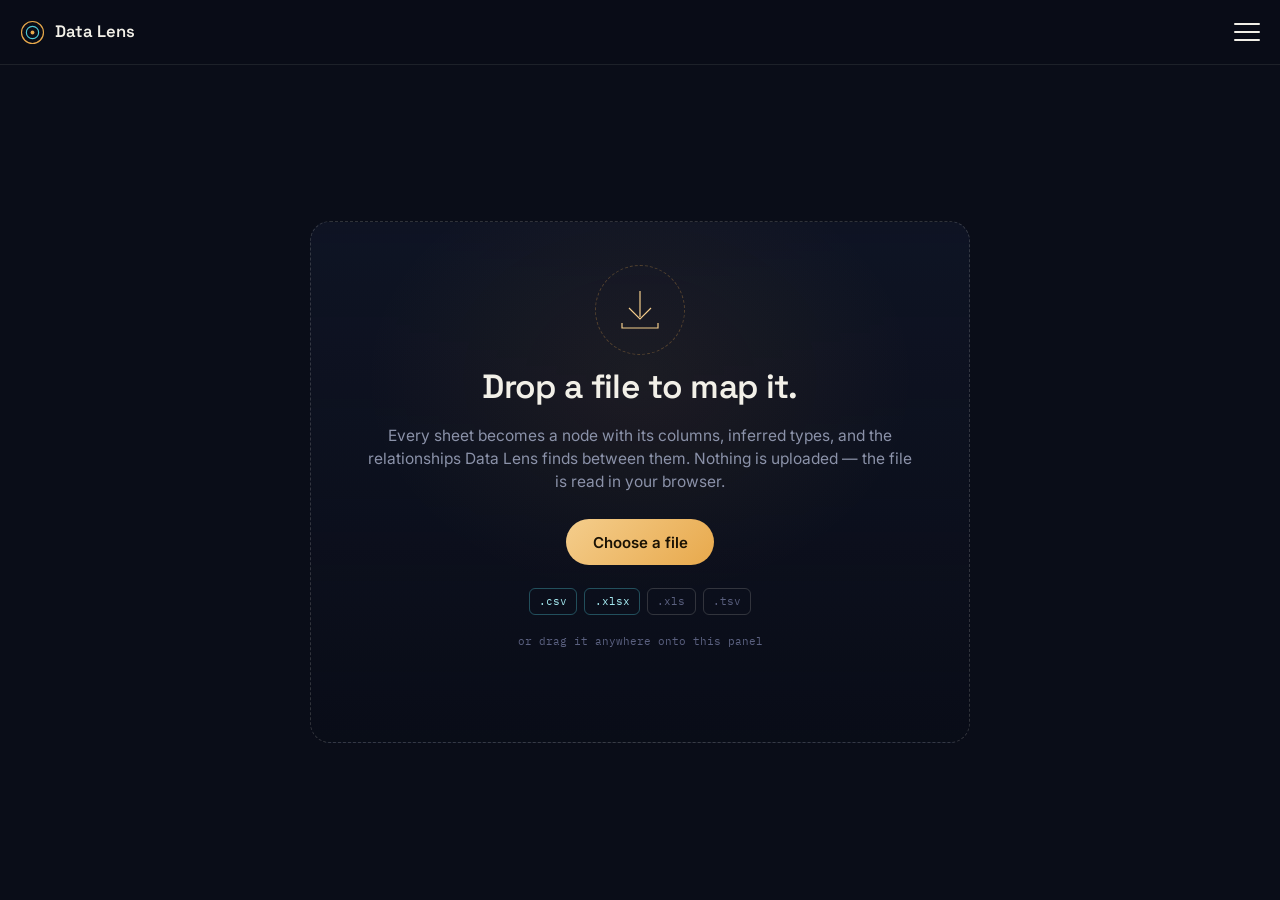
<file: file-analyser.html>
<!DOCTYPE html>
<html lang="en">
<head>
<script>(function(){try{var t=localStorage.getItem("dl-theme");if(t==="light")document.documentElement.setAttribute("data-theme","light");}catch(e){}})();</script>
<meta charset="UTF-8">
<meta name="viewport" content="width=device-width, initial-scale=1.0">
<title>File Analyser — Data Lens</title>
<meta name="description" content="Drop a CSV or Excel file and Data Lens maps every sheet as a node — columns, inferred types, and the relationships between them.">
<link rel="preconnect" href="https://fonts.googleapis.com">
<link rel="preconnect" href="https://fonts.gstatic.com" crossorigin>
<link href="https://fonts.googleapis.com/css2?family=Space+Grotesk:wght@500;600;700&amp;family=Inter:wght@400;500;600;700&amp;family=IBM+Plex+Mono:wght@400;500&amp;display=swap" rel="stylesheet">
<link rel="stylesheet" href="assets/styles.css">
<link rel="stylesheet" href="assets/schema.css">
<style>
/* the workspace runs full-bleed, so the rail gutter is not reserved here */
body[data-page="file-analyser"]{padding-left:0 !important;overflow:hidden}
body[data-page="file-analyser"] .rail{display:none !important}

.fa{position:fixed;inset:var(--nav-h) 0 0 0;display:flex;flex-direction:column}

/* ---------------- drop stage ---------------- */
.fa__drop{flex:1;display:flex;align-items:center;justify-content:center;padding:1.5rem}
.dz{width:min(660px,100%);text-align:center;border:1.5px dashed var(--line-2);border-radius:20px;
  padding:clamp(2rem,6vw,3.6rem) clamp(1.2rem,4vw,2.6rem);
  background:radial-gradient(ellipse 60% 60% at 50% 30%,rgba(232,169,76,.07),transparent 70%),
             linear-gradient(180deg,rgba(var(--panel-rgb),.55),rgba(var(--bg-rgb),.3));
  transition:border-color .3s,background .3s,transform .3s}
.dz.is-over{border-color:var(--amber);transform:scale(1.012);
  background:radial-gradient(ellipse 60% 60% at 50% 30%,rgba(232,169,76,.16),transparent 70%),
             linear-gradient(180deg,rgba(var(--panel-rgb),.7),rgba(var(--bg-rgb),.4))}
.dz__ico{width:62px;height:62px;margin:0 auto 1.3rem;position:relative}
.dz__ico svg{width:62px;height:62px;stroke:var(--amber-soft);fill:none;stroke-width:1.2}
.dz__ico::after{content:'';position:absolute;inset:-14px;border-radius:50%;
  border:1px dashed rgba(232,169,76,.28);animation:dzspin 14s linear infinite}
@keyframes dzspin{to{transform:rotate(360deg)}}
.dz h1{font-size:clamp(1.5rem,3vw,2.1rem);margin-bottom:.7rem}
.dz p{color:var(--muted);font-size:.97rem;max-width:34rem;margin:0 auto 1.6rem}
.dz__types{display:flex;gap:.45rem;justify-content:center;flex-wrap:wrap;margin-top:1.4rem}
.dz__hint{font-family:var(--mono);font-size:.7rem;color:var(--dim);margin-top:1.1rem}
.dz__err{color:var(--rose);font-family:var(--mono);font-size:.76rem;margin-top:1rem;min-height:1.2rem}

/* ---------------- progress ---------------- */
.prog{width:min(520px,100%);margin:1.7rem auto 0;text-align:left;display:none}
.prog.is-on{display:block}
.prog__top{display:flex;justify-content:space-between;font-family:var(--mono);font-size:.74rem;
  color:var(--muted);margin-bottom:.5rem}
.prog__top b{color:var(--cyan-soft);font-weight:400}
.prog__track{height:4px;border-radius:3px;background:rgba(var(--fg-rgb),.09);overflow:hidden}
.prog__fill{height:100%;width:0;border-radius:3px;
  background:linear-gradient(90deg,var(--cyan),var(--amber));transition:width .35s cubic-bezier(.2,.8,.2,1)}
.prog__steps{display:flex;gap:.4rem;flex-wrap:wrap;margin-top:.8rem}
.prog__steps span{font-family:var(--mono);font-size:.66rem;color:var(--dim);
  border:1px solid var(--line);border-radius:5px;padding:.16rem .45rem;opacity:.5;transition:all .35s}
.prog__steps span.done{opacity:1;color:var(--green);border-color:rgba(110,207,160,.35)}
.prog__steps span.now{opacity:1;color:var(--amber-soft);border-color:rgba(232,169,76,.45)}

/* ---------------- workspace ---------------- */
.fa__work{flex:1;display:none;min-height:0}
.fa__work.is-on{display:flex}

.side{width:262px;flex:none;border-right:1px solid var(--line);display:flex;flex-direction:column;
  background:rgba(var(--bg-rgb),.55);min-height:0}
.side__h{padding:.85rem 1rem;border-bottom:1px solid var(--line);
  display:flex;align-items:flex-start;justify-content:space-between;gap:.6rem;min-width:0}
.side__h b{font-family:var(--display);font-size:.86rem;line-height:1.35;flex:1;min-width:0;
  overflow-wrap:anywhere;word-break:break-word}
.side__h span{font-family:var(--mono);font-size:.66rem;color:var(--dim);flex:none;
  white-space:nowrap;margin-top:.15rem}
.side__list{flex:1;overflow:auto;padding:.6rem}
.side__bar{display:flex;flex-wrap:wrap;gap:.3rem;padding:.55rem .7rem;border-bottom:1px solid var(--line)}
.side__bar span{font-family:var(--mono);font-size:.62rem;color:var(--muted);border:1px solid var(--line);
  border-radius:5px;padding:.14rem .4rem;display:inline-flex;align-items:center;gap:.32rem}
.side__bar i{width:6px;height:6px;border-radius:2px;font-style:normal;flex:none}
.sheetgroup{font-family:var(--mono);font-size:.6rem;letter-spacing:.1em;text-transform:uppercase;
  color:var(--dim);padding:.5rem .65rem .3rem}
.sheetbtn{width:100%;text-align:left;display:flex;align-items:center;gap:.6rem;padding:.6rem .65rem;
  border-radius:9px;border:1px solid transparent;transition:background .25s,border-color .25s;margin-bottom:.25rem}
.sheetbtn:hover{background:rgba(255,255,255,.04)}
.sheetbtn.is-sel{background:rgba(232,169,76,.1);border-color:rgba(232,169,76,.32)}
.sheetbtn i{width:3px;height:26px;border-radius:2px;flex:none;font-style:normal}
.sheetbtn b{font-size:.87rem;font-weight:500;display:block;margin-bottom:.1rem}
.sheetbtn s{text-decoration:none;font-family:var(--mono);font-size:.66rem;color:var(--dim)}
.sheetbtn{position:relative}
.sheetbtn.is-disabled{opacity:.45}
.sheet-eye{flex:none;width:26px;height:26px;border-radius:7px;display:flex;align-items:center;
  justify-content:center;color:var(--dim);opacity:0;transition:opacity .2s,color .2s,background .2s}
.sheetbtn:hover .sheet-eye,.sheet-eye:focus-visible{opacity:1}
.sheetbtn.is-disabled .sheet-eye{opacity:1;color:var(--rose)}
.sheet-eye:hover{background:rgba(var(--fg-rgb),.08);color:var(--text)}
.sheet-eye svg{width:15px;height:15px;stroke:currentColor;fill:none;stroke-width:1.6;
  stroke-linecap:round;stroke-linejoin:round;position:absolute}
.sheet-eye .eye-off{opacity:0}
.sheetbtn.is-disabled .sheet-eye .eye-on{opacity:0}
.sheetbtn.is-disabled .sheet-eye .eye-off{opacity:1}

/* a hidden sheet greys out on the canvas without being removed */
.node.is-disabled{opacity:.2;filter:grayscale(.6);pointer-events:none}
.edge.is-dimmed{opacity:.05}
.side__f{padding:.75rem 1rem;border-top:1px solid var(--line);
  font-family:var(--mono);font-size:.66rem;color:var(--dim);line-height:1.7}
.side__f em{font-style:normal;color:var(--cyan-soft)}

.canvas{flex:1;position:relative;overflow:hidden;min-width:0;cursor:grab;
  background-image:radial-gradient(circle at 1px 1px, rgba(var(--fg-rgb),.075) 1px, transparent 0);
  background-size:26px 26px}
.canvas.is-panning{cursor:grabbing}
.canvas.is-pulsing::after{content:'';position:absolute;inset:0;pointer-events:none;
  border:2px solid var(--amber-soft);border-radius:0;animation:canvas-pulse .9s ease-out}
@keyframes canvas-pulse{0%{opacity:1;box-shadow:inset 0 0 0 0 rgba(232,169,76,.5)}
  100%{opacity:0;box-shadow:inset 0 0 60px 0 rgba(232,169,76,0)}}
.world{position:absolute;top:0;left:0;transform-origin:0 0;will-change:transform}
.groups{position:absolute;top:0;left:0;pointer-events:none}
.group{position:absolute;border:1px dashed color-mix(in srgb,var(--gc,#e8a94c) 45%,transparent);
  border-radius:18px;background:color-mix(in srgb,var(--gc,#e8a94c) 5%,transparent);
  transition:border-color .3s,background .3s,box-shadow .3s;pointer-events:auto}
.group.is-sel{border-style:solid;border-color:var(--gc,#e8a94c);
  background:color-mix(in srgb,var(--gc,#e8a94c) 11%,transparent);
  box-shadow:0 0 0 1px color-mix(in srgb,var(--gc,#e8a94c) 35%,transparent),
             0 24px 60px -30px color-mix(in srgb,var(--gc,#e8a94c) 60%,transparent)}
.group__t{position:absolute;top:-11px;left:16px;pointer-events:auto;cursor:pointer;
  font-family:var(--mono);font-size:.68rem;letter-spacing:.02em;
  color:color-mix(in srgb,var(--gc,#e8a94c) 80%,#f2f0e8);
  background:var(--panel);border:1px solid color-mix(in srgb,var(--gc,#e8a94c) 45%,transparent);
  border-radius:6px;padding:.16rem .5rem;white-space:nowrap;transition:background .25s,color .25s;
  max-width:min(70vw,420px);overflow:hidden;text-overflow:ellipsis}
.group__t:hover{background:var(--panel-2)}
.group.is-sel .group__t{background:var(--gc,#e8a94c);color:var(--bg);border-color:transparent}
.tools button.is-armed{color:var(--rose);background:rgba(224,138,138,.14)}
.group__t{cursor:grab}
.group__t:active{cursor:grabbing}
.group.is-drag{opacity:.9}

.edgepanel{position:absolute;left:1rem;bottom:1rem;z-index:30;width:min(330px,calc(100% - 2rem));
  padding:1rem 1.05rem;border-radius:14px;background:rgba(var(--panel-rgb),.97);border:1px solid var(--line-2);
  backdrop-filter:blur(10px);box-shadow:0 26px 60px -28px rgba(var(--shadow),.95);
  opacity:0;visibility:hidden;transform:translateY(10px);
  transition:opacity .3s,transform .3s,visibility .3s}
.edgepanel.is-on{opacity:1;visibility:visible;transform:translateY(0)}
.edgepanel__x{position:absolute;top:.5rem;right:.6rem;width:22px;height:22px;border-radius:50%;
  color:var(--dim);font-size:1rem;line-height:1;display:flex;align-items:center;justify-content:center}
.edgepanel__x:hover{color:var(--text);background:rgba(255,255,255,.07)}
.edgepanel__k{font-family:var(--mono);font-size:.6rem;letter-spacing:.12em;text-transform:uppercase;
  border-radius:5px;padding:.14rem .42rem;border:1px solid}
.edgepanel__t{font-family:var(--mono);font-size:.78rem;color:var(--text);margin:.6rem 0 .5rem;
  line-height:1.5;word-break:break-word}
.edgepanel__p{font-size:.87rem;color:var(--muted);line-height:1.6;margin-bottom:.8rem}
.edgepanel__facts{display:grid;grid-template-columns:1fr 1fr;gap:.5rem .7rem;
  padding-top:.7rem;border-top:1px solid var(--line)}
.edgepanel__facts div dt{font-family:var(--mono);font-size:.58rem;letter-spacing:.08em;
  text-transform:uppercase;color:var(--dim);margin-bottom:.15rem}
.edgepanel__facts div dd{font-family:var(--mono);font-size:.76rem;color:var(--text)}
.edgepanel__ex{margin-top:.8rem;font-family:var(--mono);font-size:.66rem;color:var(--dim);line-height:1.7}
.edgepanel__ex b{color:var(--cyan-soft);font-weight:400}

.edges{position:absolute;top:0;left:0;overflow:visible;pointer-events:none;z-index:1}
/* .edges .edge (2 classes) otherwise beats a plain .edge__base (1 class) on
   specificity, which was silently forcing every visible stroke back to
   pointer-events:auto and letting it steal clicks meant for the invisible
   hit target underneath it — matched explicitly here so "none" wins. */
.edges .edge.edge__base,
.edges .edge.edge__glow,
.edges .edge.edge__flow,
.edges .edge__badge,
.edges .edge__lab{pointer-events:none}
.edges .edge{pointer-events:auto}
.edge__hit{stroke:transparent;stroke-width:20;fill:none;pointer-events:stroke;cursor:pointer}
.groups{z-index:0}
.node{z-index:2}

/* ---------------- nodes ---------------- */
.node{position:absolute;width:262px;border-radius:12px;overflow:hidden;
  background:linear-gradient(180deg,rgba(var(--panel-rgb),.99),rgba(var(--bg-rgb),.97));
  border:1px solid var(--line-2);box-shadow:0 22px 44px -24px rgba(var(--shadow),.85);
  transition:box-shadow .25s,border-color .25s}
.node.is-sel{border-color:rgba(232,169,76,.6);box-shadow:0 22px 50px -20px rgba(var(--shadow),.9),0 0 0 1px rgba(232,169,76,.28)}
.node.is-dim{opacity:.34}
.node__h{display:flex;align-items:center;gap:.5rem;padding:.6rem .7rem;cursor:grab;
  border-bottom:1px solid var(--line);background:rgba(255,255,255,.035)}
.node__h:active{cursor:grabbing}
.node__h i{width:9px;height:9px;border-radius:3px;flex:none;font-style:normal}
.node__h b{font-family:var(--mono);font-size:.8rem;font-weight:500;flex:1;
  white-space:nowrap;overflow:hidden;text-overflow:ellipsis}
.node__h s{text-decoration:none;font-family:var(--mono);font-size:.64rem;color:var(--dim);flex:none}
.node__linkcount{flex:none;font-style:normal;font-family:var(--mono);font-size:.62rem;font-weight:600;
  color:var(--amber-soft);background:rgba(232,169,76,.12);border:1px solid rgba(232,169,76,.35);
  border-radius:999px;min-width:16px;height:16px;padding:0 .3rem;display:inline-flex;
  align-items:center;justify-content:center;line-height:1}

.col{display:flex;align-items:center;gap:.5rem;padding:.34rem .7rem;
  border-bottom:1px solid rgba(var(--fg-rgb),.045);transition:background .22s}
.col:last-child{border-bottom:none}
.col:hover{background:rgba(255,255,255,.04)}
.col.is-linked .col__n{color:var(--cyan-soft)}
.col.is-key .col__n{color:var(--amber-soft)}
.col__n{font-family:var(--mono);font-size:.72rem;color:var(--text);flex:1;
  white-space:nowrap;overflow:hidden;text-overflow:ellipsis}
.col__t{font-family:var(--mono);font-size:.62rem;color:var(--dim);flex:none}
.col__req{flex:none;font-family:var(--mono);font-size:.56rem;letter-spacing:.04em;
  border-radius:4px;padding:.1rem .32rem;border:1px solid;cursor:pointer;
  transition:color .25s,border-color .25s,background .25s;user-select:none}
.col__req[data-req="1"]{color:var(--amber-soft);border-color:rgba(232,169,76,.4);background:rgba(232,169,76,.1)}
.col__req[data-req="0"]{color:var(--dim);border-color:var(--line);background:transparent}
.col__req:hover{filter:brightness(1.25)}
.col__dot{position:absolute;width:7px;height:7px;border-radius:50%;background:var(--cyan);
  opacity:0;pointer-events:none}

/* =====================================================================
   Edges — ChartDB-style orthogonal routing: a quiet neutral line at rest,
   colour and motion reserved for hover / the selected edge, cardinality
   badges only on the links that actually carry cardinality.
   ===================================================================== */
.edge{fill:none;stroke-linecap:round;stroke-linejoin:round}
.edge__glow{stroke-width:5;opacity:0;filter:blur(3px);transition:opacity .25s}
.edge__base{stroke:#4b5268;stroke-width:1.4;transition:stroke .25s,stroke-width .25s,opacity .25s}
.edge__flow{stroke-width:1.8;stroke-dasharray:6 7;opacity:0;transition:opacity .25s}
.edge.is-hover .edge__flow,.edge.is-active .edge__flow{opacity:1;animation:edgeflow .7s linear infinite}
.edge.is-hover .edge__glow,.edge.is-active .edge__glow{opacity:.5}
.edge.is-hover .edge__base,.edge.is-active .edge__base{stroke-width:2.1}
@keyframes edgeflow{to{stroke-dashoffset:-13}}
.edge.is-mute .edge__base{opacity:.14}

/* a bundled connector represents many links, so it reads heavier than a
   single column-level edge and is clearly clickable to expand */
.edge.is-bundle .edge__base{stroke-width:2.4;opacity:.75}
.edge.is-bundle .edge__hit{cursor:zoom-in}
.edge.is-bundle:hover .edge__base{opacity:1}
.edge.is-bundle .edge__lab rect{fill:rgba(139,127,212,.16);stroke:rgba(139,127,212,.55)}
.edge.is-bundle .edge__lab text{fill:var(--violet);font-weight:600}
.edge.is-mute .edge__badge{opacity:.14}

.edge__badge .badge__halo{opacity:.35;transition:opacity .25s}
.edge__badge .badge__ring{fill:rgba(var(--panel-rgb),.98);stroke-width:1.6;transition:transform .25s}
.edge__badge text{font-family:var(--mono);font-size:10px;font-weight:700;text-anchor:middle;
  dominant-baseline:central;fill:var(--text)}
.edge.is-hover .edge__badge .badge__ring,.edge.is-active .edge__badge .badge__ring{transform:scale(1.2)}
.edge.is-hover .edge__badge .badge__halo,.edge.is-active .edge__badge .badge__halo{opacity:.7}
.edge__badge--dot .badge__halo{r:6}
.edge__badge--dot .badge__ring{r:3.6;stroke-width:2}
.edge__badge:not(.edge__badge--dot) .badge__halo{r:13.5}
.edge__badge:not(.edge__badge--dot) .badge__ring{r:9.5}
.edge.is-mute .edge__badge{opacity:.14}

.grad-fk-a{stop-color:var(--amber-soft)}
.grad-fk-b{stop-color:var(--panel)}
.grad-shared-a{stop-color:var(--violet)}
.grad-shared-b{stop-color:var(--panel)}
.grad-link-a{stop-color:var(--cyan-soft)}
.grad-link-b{stop-color:var(--panel)}
.badge__halo{filter:blur(4px)}

/* Labels read on their own now — hover only lifts them a little so the
   busiest diagrams still have a clear "focused" state to reach for. */
.edge__lab{opacity:.82;transition:opacity .2s,transform .2s}
.edge.is-hover .edge__lab,.edge.is-active .edge__lab{opacity:1;transform:translateY(-1px)}
.edge.is-mute .edge__lab{opacity:.12}
.edge__lab rect{fill:rgba(var(--panel-rgb),.96);stroke:var(--line-2)}
.edge__lab text{font-family:var(--mono);font-size:9px;fill:var(--muted)}
.edge__lab--bundle{opacity:1}
.edge__lab--bundle rect{fill:rgba(139,127,212,.14);stroke:rgba(139,127,212,.55)}
.edge__lab--bundle text{fill:var(--violet)}

/* ---------------- toolbar ---------------- */
.tools{position:absolute;left:50%;bottom:1.1rem;transform:translateX(-50%);z-index:20;
  display:flex;align-items:center;gap:.2rem;padding:.32rem;border-radius:999px;
  background:rgba(var(--panel-rgb),.92);border:1px solid var(--line-2);backdrop-filter:blur(10px);
  box-shadow:0 16px 34px -18px rgba(var(--shadow),.9)}
.tools button:not(.btn){width:32px;height:32px;border-radius:999px;display:flex;align-items:center;justify-content:center;
  color:var(--muted);transition:background .22s,color .22s}
.tools button:hover{background:rgba(255,255,255,.07);color:var(--text)}
.tools svg{width:15px;height:15px;stroke:currentColor;fill:none;stroke-width:1.7;stroke-linecap:round;stroke-linejoin:round}
.tools__z{font-family:var(--mono);font-size:.7rem;color:var(--muted);min-width:44px;text-align:center;
  cursor:pointer;user-select:none}
.tools__sep{width:1px;height:18px;background:var(--line-2);margin-inline:.25rem}
.tools .btn-primary,.tools .btn-ghost{height:32px;width:auto;padding-inline:1rem;font-size:.78rem;white-space:nowrap}
.tools .btn-ghost{border-color:var(--line-2);color:var(--muted)}
.tools .btn-ghost:hover{border-color:var(--amber);color:var(--amber-soft)}

.legend{position:absolute;right:1rem;top:1rem;z-index:20;display:flex;flex-direction:column;gap:.35rem;
  padding:.6rem .7rem;border-radius:11px;background:rgba(var(--panel-rgb),.9);border:1px solid var(--line);
  backdrop-filter:blur(8px);font-family:var(--mono);font-size:.66rem;color:var(--muted)}
.legend div{display:flex;align-items:center;gap:.45rem}
.legend i{width:16px;height:2px;border-radius:2px;flex:none;font-style:normal}

.canvas-search{position:absolute;left:1rem;top:1rem;z-index:20;display:flex;align-items:center;gap:.5rem;
  padding:.5rem .7rem;border-radius:11px;background:rgba(15,20,36,.92);border:1px solid var(--line);
  backdrop-filter:blur(8px);width:250px;transition:width .25s,border-color .25s}
.canvas-search:focus-within{width:290px;border-color:rgba(232,169,76,.4)}
.canvas-search svg{width:14px;height:14px;stroke:var(--dim);fill:none;stroke-width:1.7;flex:none}
.canvas-search input{flex:1;background:none;border:none;outline:none;color:var(--text);
  font-family:var(--mono);font-size:.76rem;min-width:0}
.canvas-search input::placeholder{color:var(--dim)}
.canvas-search span{font-family:var(--mono);font-size:.64rem;color:var(--dim);flex:none}

.legend{cursor:default}
.legend button{display:flex;align-items:center;gap:.45rem;width:100%;text-align:left;
  padding:.15rem 0;color:var(--muted);opacity:1;transition:opacity .25s,color .25s}
.legend button:hover{color:var(--text)}
.legend button.is-off{opacity:.35}
.legend button.is-off i{filter:grayscale(1)}
.legend s{display:block;text-decoration:none;font-size:.6rem;color:var(--dim);margin-top:.4rem;
  padding-top:.4rem;border-top:1px solid var(--line)}

.node.is-searchhit{box-shadow:0 0 0 2px var(--amber-soft),0 22px 50px -20px rgba(0,0,0,.9)}
.col.is-searchhit{background:rgba(232,169,76,.16)}
.edge.is-kindhidden{opacity:0 !important;pointer-events:none}

.empty{position:absolute;inset:0;display:flex;align-items:center;justify-content:center;
  font-family:var(--mono);font-size:.8rem;color:var(--dim);pointer-events:none}

@media(max-width:820px){
  .side{display:none}
  .legend{display:none}
  .node{width:222px}
}
</style>
</head>
<body data-page="file-analyser">

<svg width="0" height="0" style="position:absolute" aria-hidden="true">
  <defs>
    <radialGradient id="gradFk" cx="35%" cy="30%" r="75%">
      <stop offset="0%" class="grad-fk-a"/>
      <stop offset="100%" class="grad-fk-b"/>
    </radialGradient>
    <radialGradient id="gradShared" cx="35%" cy="30%" r="75%">
      <stop offset="0%" class="grad-shared-a"/>
      <stop offset="100%" class="grad-shared-b"/>
    </radialGradient>
    <radialGradient id="gradLink" cx="35%" cy="30%" r="75%">
      <stop offset="0%" class="grad-link-a"/>
      <stop offset="100%" class="grad-link-b"/>
    </radialGradient>
  </defs>
</svg>
<nav class="nav">
  <div class="nav__in nav__in--wide">
    <a class="logo" href="index.html">
      <svg viewBox="0 0 26 26" fill="none"><circle cx="13" cy="13" r="11.4" stroke="#e8a94c" stroke-width="1.2"/><circle cx="13" cy="13" r="6.4" stroke="#4fc9d6" stroke-width="1.2"/><circle cx="13" cy="13" r="2" fill="#e8a94c"/></svg>
      Data Lens
    </a>
    <nav class="wsbar" id="wsBar" aria-label="Analysis workspaces" style="display:none"></nav>
    <button class="nav__burger" id="navBurger" aria-expanded="false" aria-label="All sections"><span></span><span></span><span></span></button>
  </div>
  <div class="nav__panel" id="navPanel"></div>
</nav>

<div class="fa">

  <!-- ============ 1. drop ============ -->
  <div class="fa__drop" id="faDrop">
    <div class="dz" id="dz">
      <div class="dz__ico">
        <svg viewBox="0 0 62 62"><path d="M31 12v26M20 29l11 11 11-11"/><path d="M13 44v5h36v-5"/></svg>
      </div>
      <h1>Drop a file to map it.</h1>
      <p>Every sheet becomes a node with its columns, inferred types, and the relationships Data Lens finds between them. Nothing is uploaded — the file is read in your browser.</p>
      <button class="btn btn-primary" id="pickBtn">Choose a file</button>
      <input type="file" id="fileInput" accept=".csv,.tsv,.txt,.xlsx,.xls,.xlsm" hidden>
      <div class="dz__types">
        <span class="chip chip--on">.csv</span><span class="chip chip--on">.xlsx</span>
        <span class="chip">.xls</span><span class="chip">.tsv</span>
      </div>
      <div class="dz__hint">or drag it anywhere onto this panel</div>
      <div class="dz__err" id="dzErr"></div>

      <div class="prog" id="prog">
        <div class="prog__top"><span id="progLabel">Reading file…</span><b id="progPct">0%</b></div>
        <div class="prog__track"><div class="prog__fill" id="progFill"></div></div>
        <div class="prog__steps" id="progSteps">
          <span data-s="read">read</span><span data-s="parse">parse sheets</span>
          <span data-s="types">infer types</span><span data-s="rels">find relationships</span>
          <span data-s="layout">lay out</span>
        </div>
      </div>
    </div>
  </div>

  <!-- ============ 2. workspace ============ -->
  <div class="fa__work" id="faWork">
    <aside class="side">
      <div class="side__h"><b id="fileName">—</b><span id="fileMeta"></span></div>
      <div class="side__bar" id="fileBar"></div>
      <div class="side__list" id="sheetList"></div>
      <div class="side__f" id="sideStats"></div>
    </aside>

    <div class="canvas" id="canvas">
      <svg class="edges" id="edges"></svg>
      <div class="world" id="world"></div>
      <div class="edgepanel" id="edgePanel">
        <button class="edgepanel__x" id="edgeClose" aria-label="Close">×</button>
        <span class="edgepanel__k" id="edgeKind"></span>
        <div class="edgepanel__t" id="edgeTitle"></div>
        <p class="edgepanel__p" id="edgeWhy"></p>
        <div class="edgepanel__facts" id="edgeFacts"></div>
        <div class="edgepanel__ex" id="edgeEx"></div>
      </div>

      <div class="empty" id="emptyNote" style="display:none">No relationships found between these columns.</div>

      <div class="canvas-search">
        <svg viewBox="0 0 24 24"><circle cx="10.5" cy="10.5" r="6.5"/><path d="m20 20-4.3-4.3"/></svg>
        <input type="text" id="canvasSearch" placeholder="Find a table or column…" autocomplete="off">
        <span id="canvasSearchCount"></span>
      </div>

      <div class="legend" id="legend">
        <button data-kind="fk" title="One column's values are a subset of a unique column elsewhere — a true foreign-key relationship"><i style="background:#e8a94c"></i>Table relationship</button>
        <button data-kind="shared" title="Two sheets carry a column with the same name and overlapping values, without either side being a key"><i style="background:#8b7fd4"></i>Shared column</button>
        <button data-kind="inSheet" title="One column's value predicts another, or two numbers move together, within the same sheet"><i style="background:#4fc9d6"></i>Column dependency</button>
        <s>click to isolate a relationship type</s>
      </div>

      <div class="tools">
        <button id="zOut" title="Zoom out"><svg viewBox="0 0 24 24"><circle cx="11" cy="11" r="7"/><path d="M8 11h6M20 20l-4.5-4.5"/></svg></button>
        <span class="tools__z" id="zLabel" title="Reset zoom">100%</span>
        <button id="zIn" title="Zoom in"><svg viewBox="0 0 24 24"><circle cx="11" cy="11" r="7"/><path d="M8 11h6M11 8v6M20 20l-4.5-4.5"/></svg></button>
        <span class="tools__sep"></span>
        <button id="zFit" title="Fit to view"><svg viewBox="0 0 24 24"><path d="M4 9V4h5M20 9V4h-5M4 15v5h5M20 15v5h-5"/></svg></button>
        <button id="zTidy" title="Tidy layout"><svg viewBox="0 0 24 24"><rect x="3" y="3" width="7" height="7" rx="1"/><rect x="14" y="3" width="7" height="7" rx="1"/><rect x="3" y="14" width="7" height="7" rx="1"/><rect x="14" y="14" width="7" height="7" rx="1"/></svg></button>
        <span class="tools__sep"></span>
        <button id="edgeStyleBtn" title="Toggle straight / stepped edges"><svg viewBox="0 0 24 24"><path d="M3 18 21 6"/><path d="M3 6h7v6h11" opacity=".45"/></svg></button>
        <button id="exportPng" title="Export diagram as SVG (vector, opens in any browser)"><svg viewBox="0 0 24 24"><path d="M12 3v12m0 0-4-4m4 4 4-4"/><path d="M4 17v2a2 2 0 0 0 2 2h12a2 2 0 0 0 2-2v-2"/></svg></button>
        <span class="tools__sep"></span>
        <button class="btn btn-primary" id="addFile">+ Add file</button>
        <button id="newFile" title="Start over"><svg viewBox="0 0 24 24"><path d="M3 6h18M8 6V4h8v2M6 6l1 14h10l1-14M10 11v5M14 11v5"/></svg></button>
      </div>
    </div>
  </div>
</div>


<div class="schema-overlay" id="schemaOverlay">
  <div class="sa-head">
    <span class="sa-head__brand">
      <svg viewBox="0 0 26 26" fill="none"><circle cx="13" cy="13" r="11.4" stroke="#e8a94c" stroke-width="1.2"/><circle cx="13" cy="13" r="6.4" stroke="#4fc9d6" stroke-width="1.2"/><circle cx="13" cy="13" r="2" fill="#e8a94c"/></svg>
    </span>
    <span class="sa-head__meta"><b id="saTitle">Overview</b><s id="saBlurb">Health score, size, issues</s></span>
    <span class="sa-head__file" id="saFile"></span>
    <button class="sm-toggle sm-toggle--more" id="smToggle" aria-expanded="false" aria-controls="smPanel" title="All sections, with descriptions">
      <span class="sm-icon" aria-hidden="true"><span class="sm-icon-line"></span><span class="sm-icon-line sm-icon-line-v"></span></span>
    </button>
    <button class="sa-close" id="saClose" aria-label="Close schema analyser">
      <svg viewBox="0 0 24 24"><path d="M6 6l12 12M18 6 6 18"/></svg>
    </button>
  </div>
  <nav class="sa-navbar" id="saNavbar" aria-label="Schema Analyser sections"></nav>
  <div class="sa-infobar">
    <span>schema analyser &middot; <b id="saInfoStats">&nbsp;</b></span>
    <span class="sa-infobar__health" id="saInfoHealth"></span>
  </div>
  <div class="sa-body" id="saBody"></div>
  <div class="sm-wrap" id="smWrap"></div>
</div>


<!-- Column Profiler -->
<div class="ws-overlay" id="cpOverlay">
  <div class="sa-head">
    <span class="sa-head__brand"><svg viewBox="0 0 24 24" width="22" height="22" fill="none" stroke="#4fc9d6" stroke-width="1.5"><path d="M4 20V10M10 20V4M16 20v-7M22 20v-3"/></svg></span>
    <span class="sa-head__meta"><b>Column Profiler</b><s>Deep per-column statistics and distribution</s></span>
    <span class="sa-head__file" id="cpFile"></span>
    <button class="sa-close" data-close="cpOverlay" aria-label="Close"><svg viewBox="0 0 24 24"><path d="M6 6l12 12M18 6 6 18"/></svg></button>
  </div>
  <div class="ws-split">
    <aside class="ws-nav" id="cpNav"></aside>
    <div class="sa-body" id="cpBody"></div>
  </div>
</div>

<!-- Statistics Lab -->
<div class="ws-overlay" id="statOverlay">
  <div class="sa-head">
    <span class="sa-head__brand"><svg viewBox="0 0 24 24" width="22" height="22" fill="none" stroke="#8b7fd4" stroke-width="1.5"><path d="M6 3v18M6 3c4 0 4 6 8 6M6 21c4 0 4-6 8-6M18 3v18"/></svg></span>
    <span class="sa-head__meta"><b>Statistics Lab</b><s>Descriptive statistics, correlation, group comparison</s></span>
    <span class="sa-head__file" id="statFile"></span>
    <button class="sa-close" data-close="statOverlay" aria-label="Close"><svg viewBox="0 0 24 24"><path d="M6 6l12 12M18 6 6 18"/></svg></button>
  </div>
  <div class="sa-body" id="statBody"></div>
</div>

<!-- Chart Studio -->
<div class="ws-overlay" id="chartOverlay">
  <div class="sa-head">
    <span class="sa-head__brand"><svg viewBox="0 0 24 24" width="22" height="22" fill="none" stroke="#e8a94c" stroke-width="1.5"><path d="M4 19h16M8 19V9M13 19V5M18 19v-7"/></svg></span>
    <span class="sa-head__meta"><b>Chart Studio</b><s>Build a chart from any columns in your data</s></span>
    <span class="sa-head__file" id="chartFile"></span>
    <button class="sa-close" data-close="chartOverlay" aria-label="Close"><svg viewBox="0 0 24 24"><path d="M6 6l12 12M18 6 6 18"/></svg></button>
  </div>
  <div class="ws-split ws-split--chart">
    <aside class="ws-nav" id="chartConfig"></aside>
    <div class="sa-body" id="chartBody"></div>
  </div>
</div>

<!-- Report Builder -->
<div class="ws-overlay" id="reportOverlay">
  <div class="sa-head">
    <span class="sa-head__brand"><svg viewBox="0 0 24 24" width="22" height="22" fill="none" stroke="#6ecfa0" stroke-width="1.5"><path d="M6 3h9l4 4v14H6z"/><path d="M15 3v4h4M9 12h6M9 16h6M9 8h2"/></svg></span>
    <span class="sa-head__meta"><b>Report Builder</b><s>Assemble and export findings</s></span>
    <span class="sa-head__file" id="reportFile"></span>
    <button class="sa-close" data-close="reportOverlay" aria-label="Close"><svg viewBox="0 0 24 24"><path d="M6 6l12 12M18 6 6 18"/></svg></button>
  </div>
  <div class="ws-split">
    <aside class="ws-nav" id="reportOutline"></aside>
    <div class="sa-body" id="reportBody"></div>
  </div>
</div>

<!-- AI Agent -->
<div class="ws-overlay" id="aiOverlay">
  <div class="sa-head">
    <span class="sa-head__brand"><svg viewBox="0 0 24 24" width="22" height="22" fill="none" stroke="#e8a94c" stroke-width="1.5"><path d="M12 3l1.8 4.6L18 9l-4.2 1.4L12 15l-1.8-4.6L6 9l4.2-1.4z"/><circle cx="19" cy="5" r="1.4"/></svg></span>
    <span class="sa-head__meta"><b>AI Agent</b><s>Answers grounded only in this dataset's computed analysis</s></span>
    <span class="sa-head__file" id="aiFile"></span>
    <button class="sa-close" data-close="aiOverlay" aria-label="Close"><svg viewBox="0 0 24 24"><path d="M6 6l12 12M18 6 6 18"/></svg></button>
  </div>
  <div class="ws-chat" id="aiChat">
    <div class="ws-chat__log" id="aiLog"></div>
    <div class="ws-chat__suggest" id="aiSuggest"></div>
    <form class="ws-chat__bar" id="aiForm">
      <input type="text" id="aiInput" placeholder="Ask about this dataset — e.g. “which columns contain PII?”" autocomplete="off">
      <button type="submit" class="btn btn-primary btn-sm">Ask</button>
    </form>
  </div>
</div>

<script src="assets/xlsx.full.min.js"></script>
<script src="assets/gsap.min.js"></script>
<script src="assets/site.js"></script>
<script src="assets/file-analyser.js"></script>
<script src="assets/schema-engine.js"></script>
<script src="assets/dl-report.js"></script>
<script src="assets/schema-ui.js"></script>
<script src="assets/workspace-bar.js"></script>
<script src="assets/workspaces.js"></script>
</body>
</html>
</file>
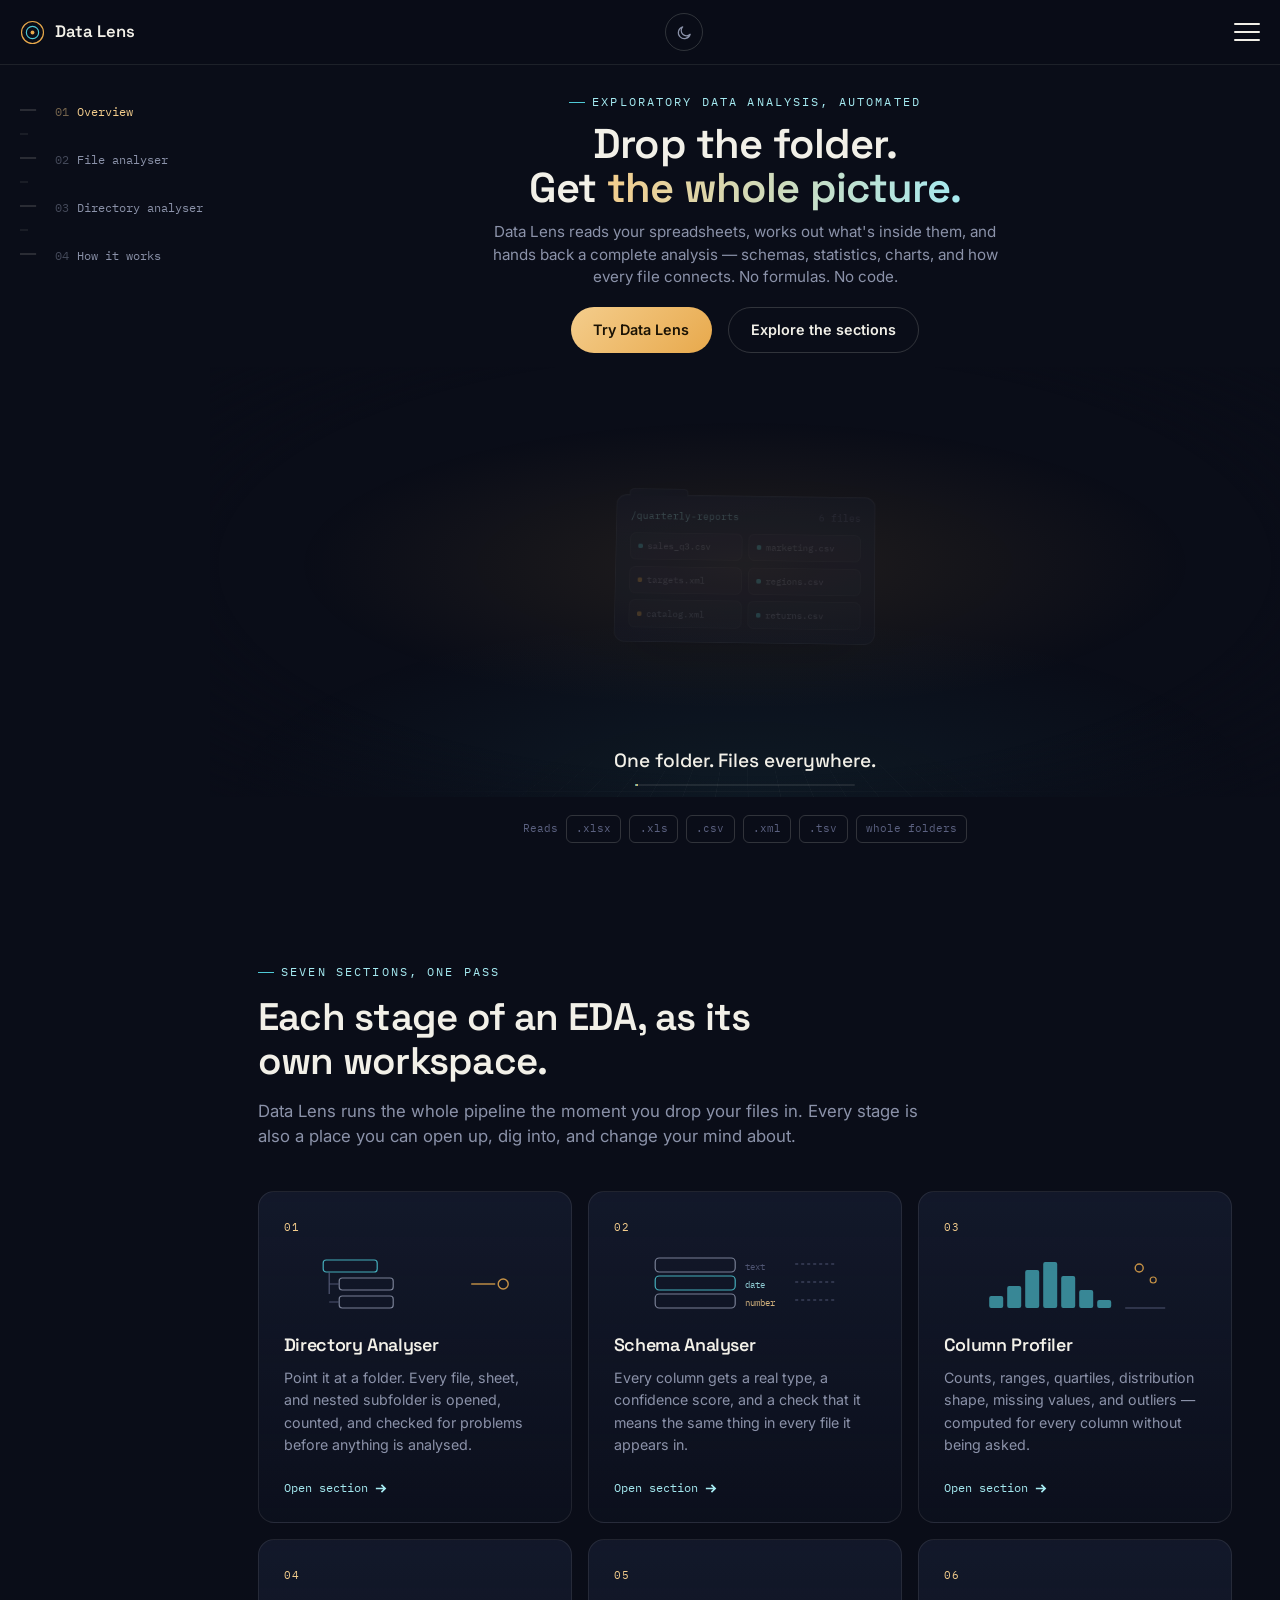
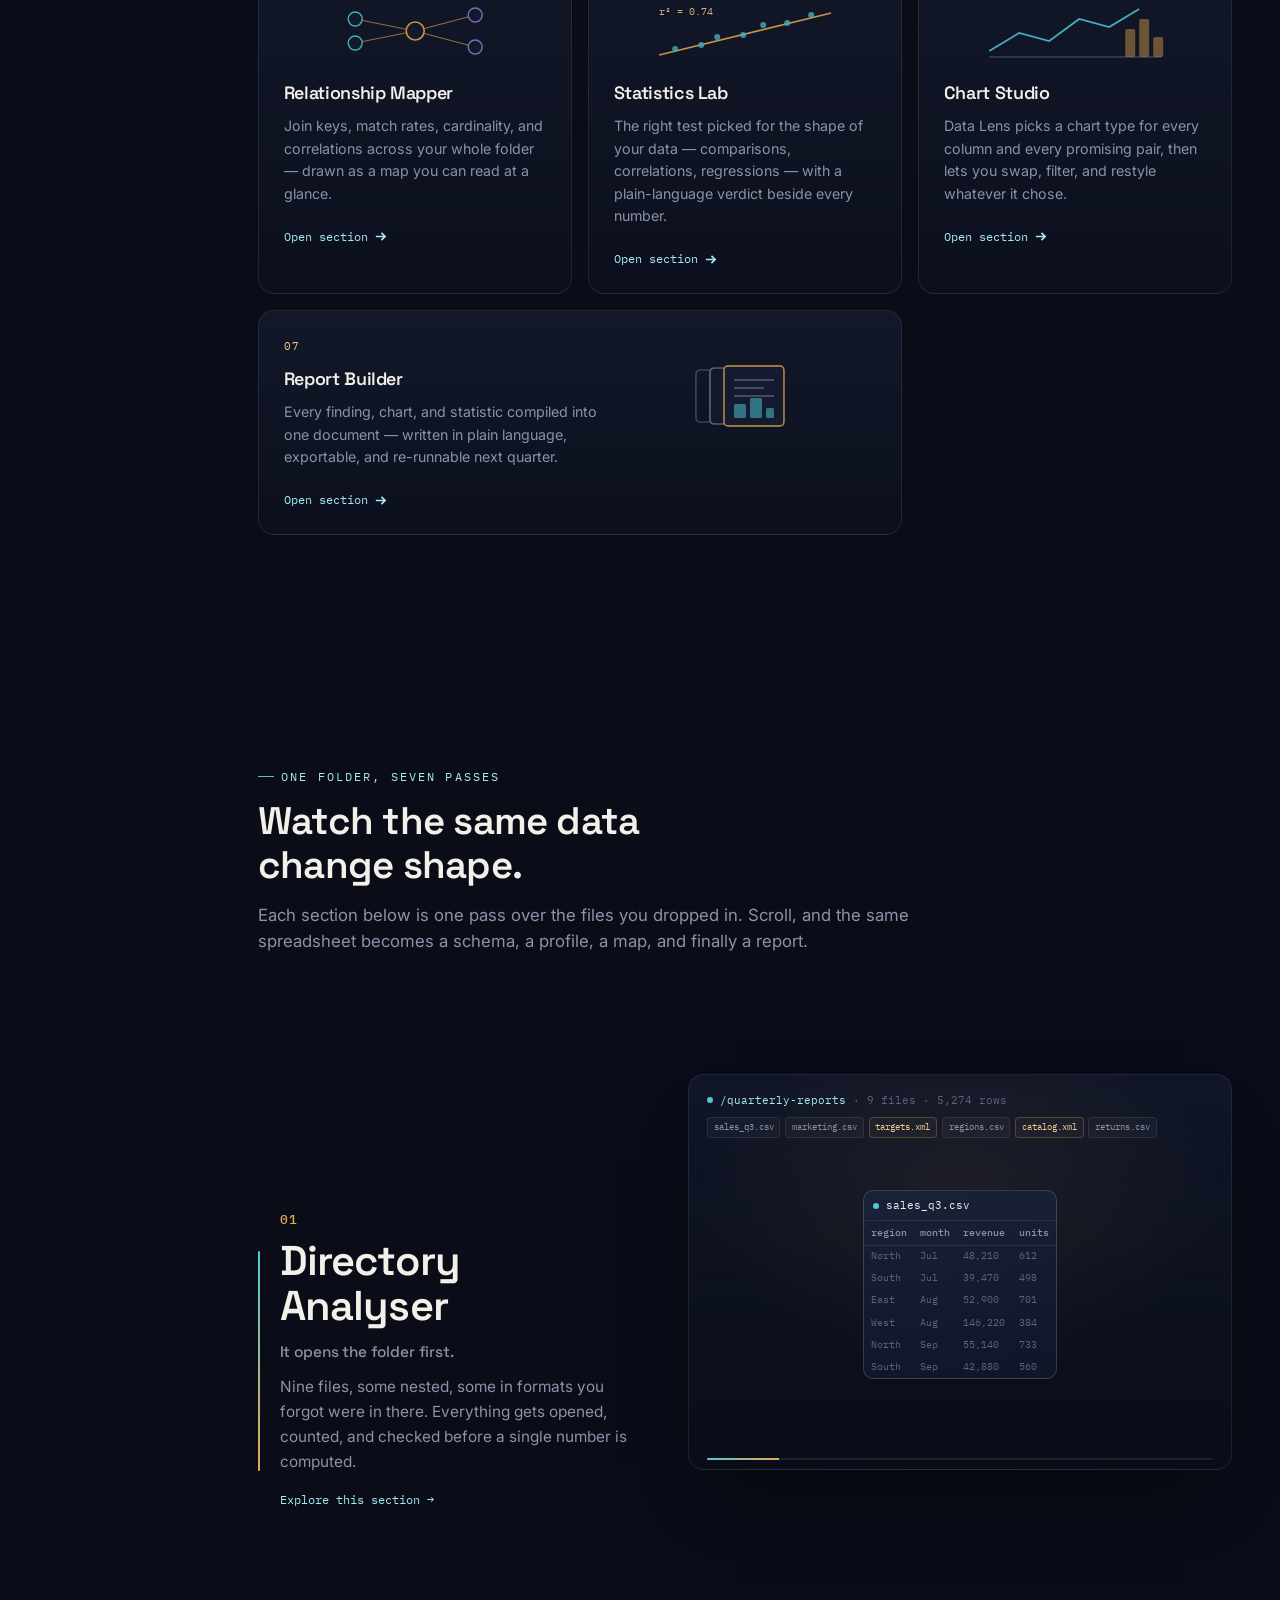
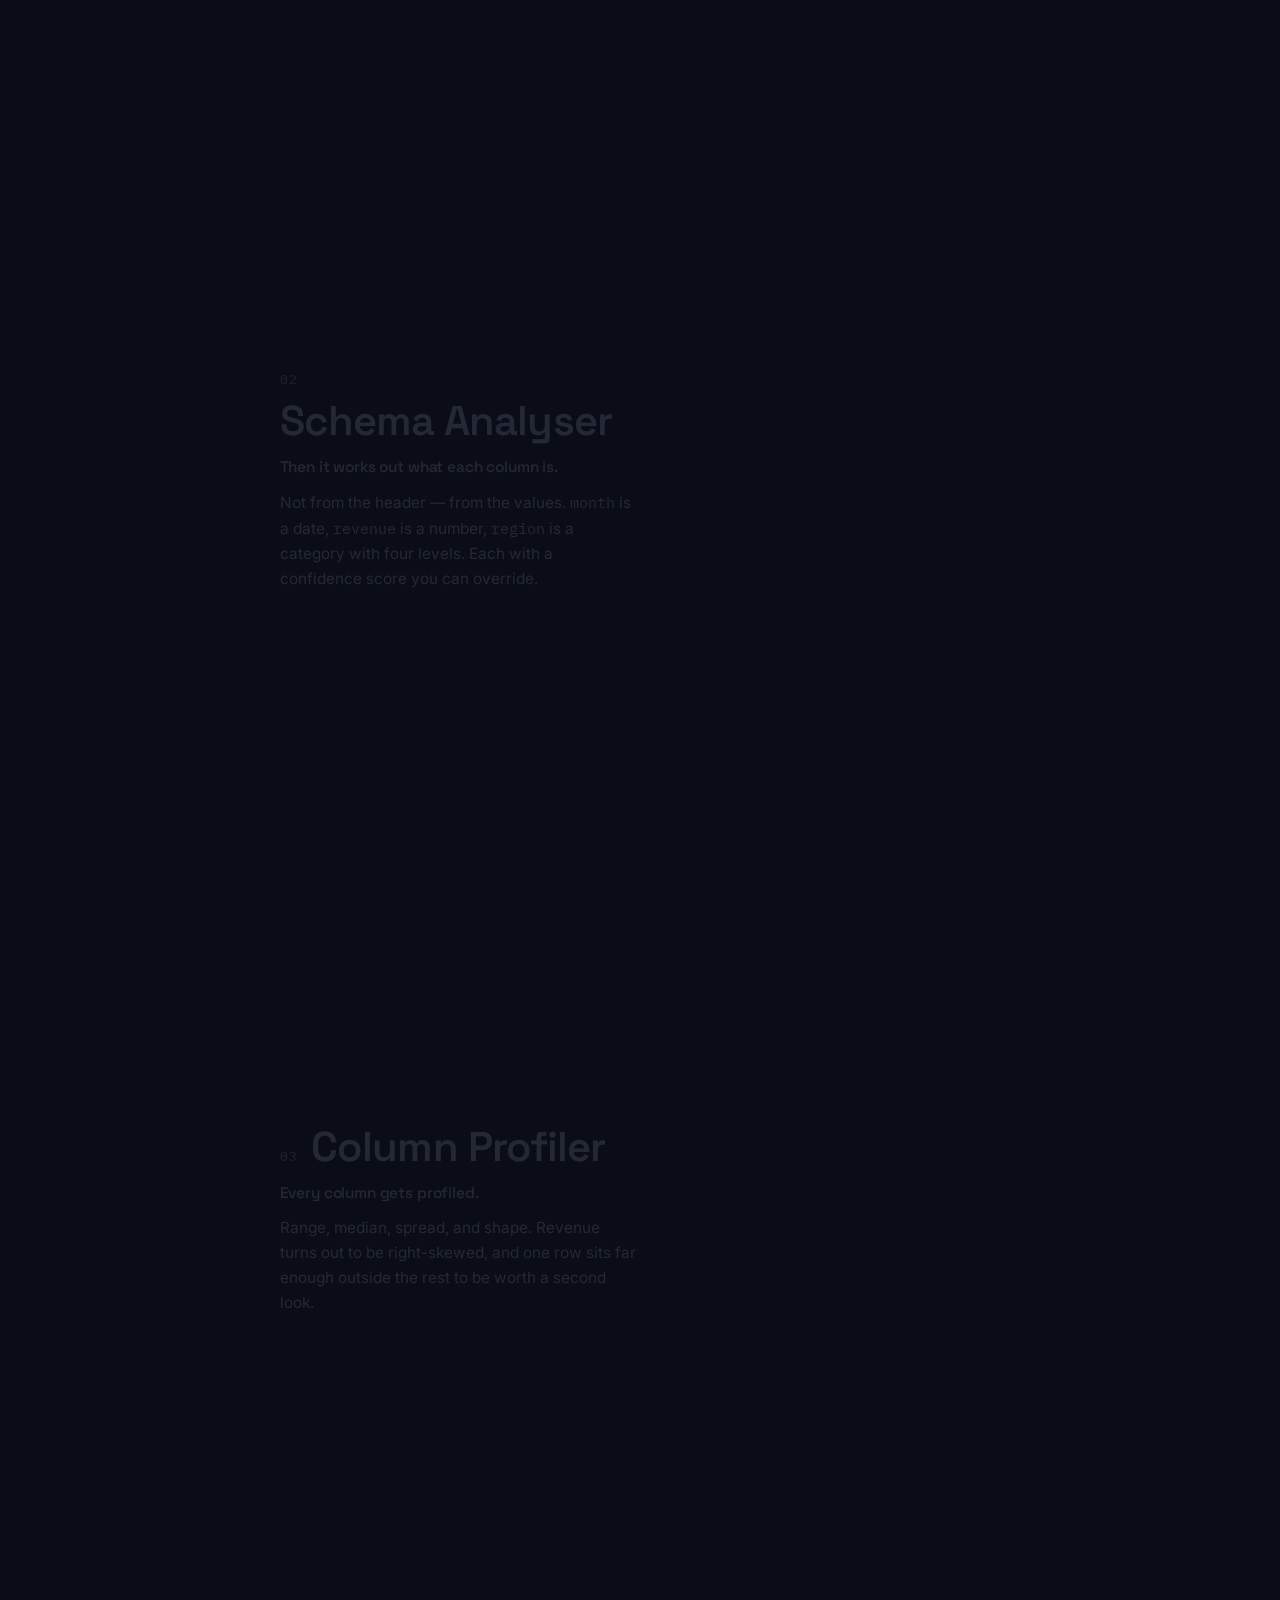
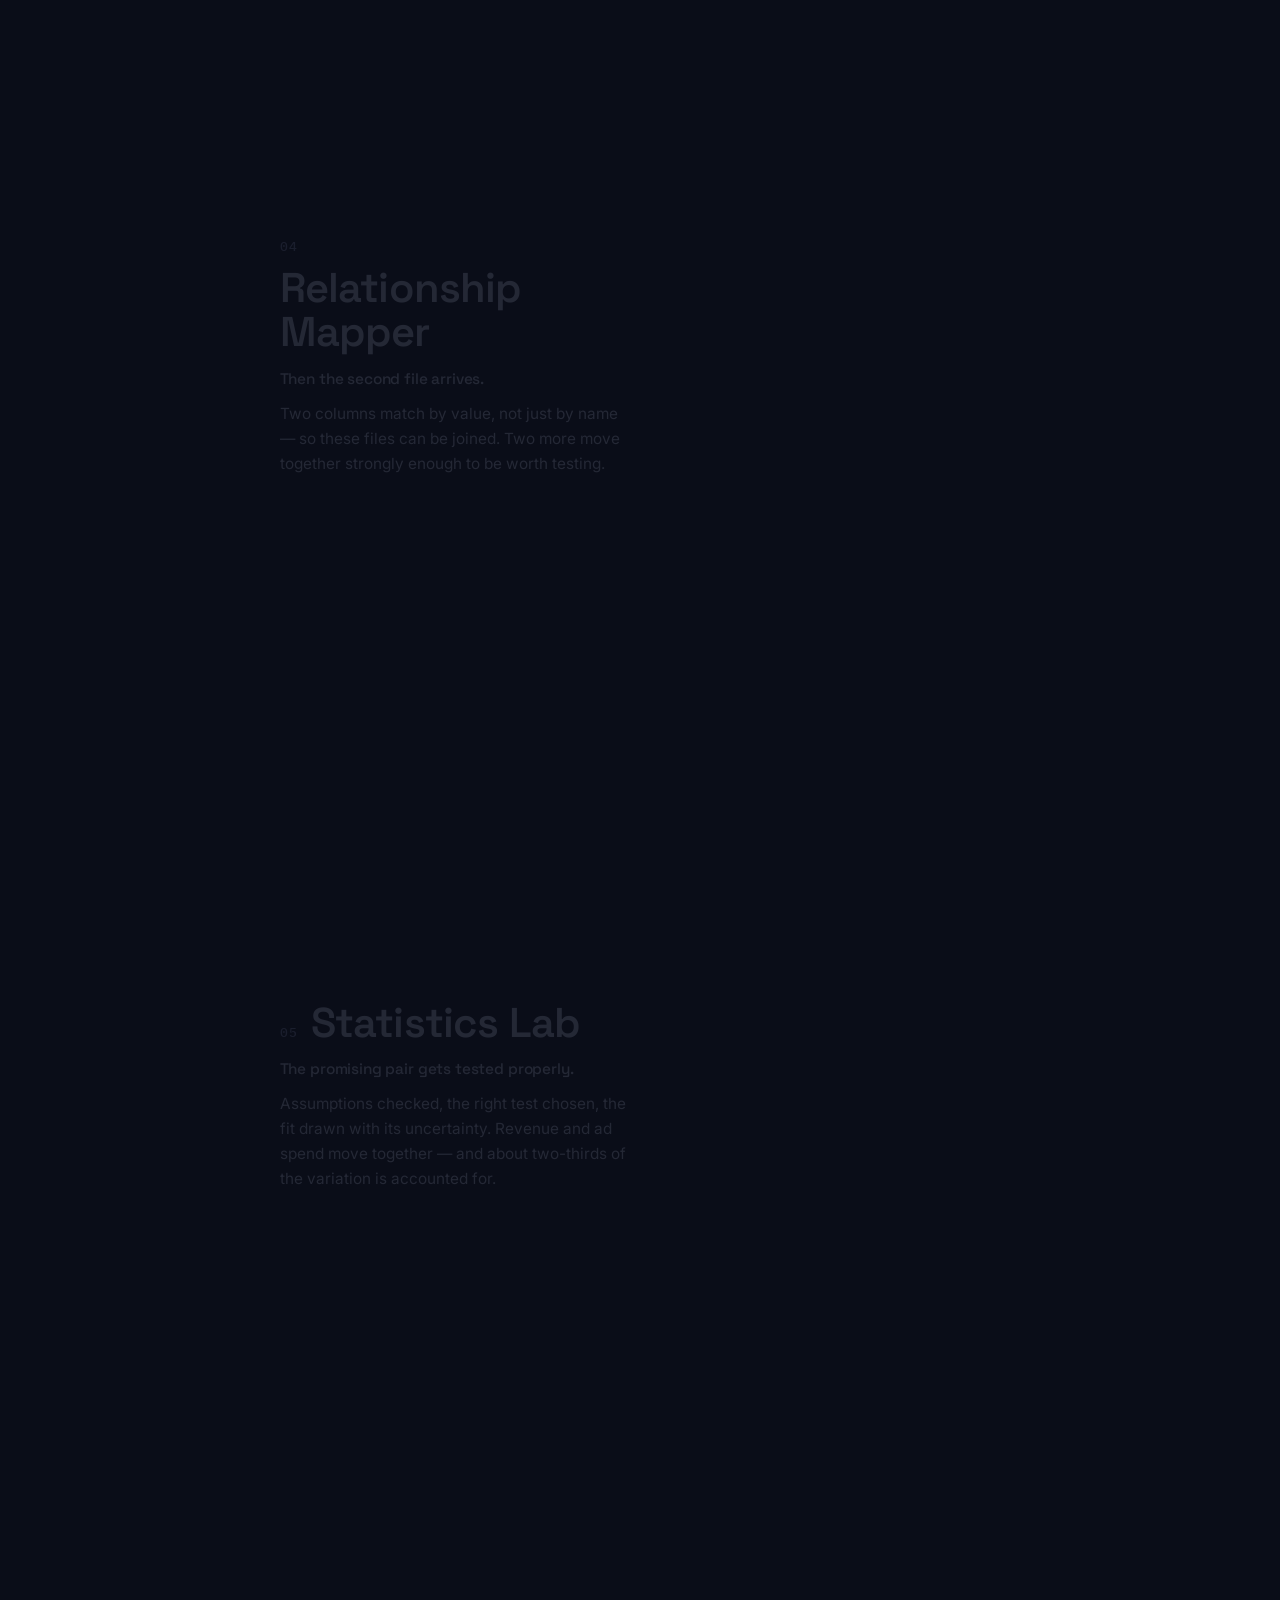
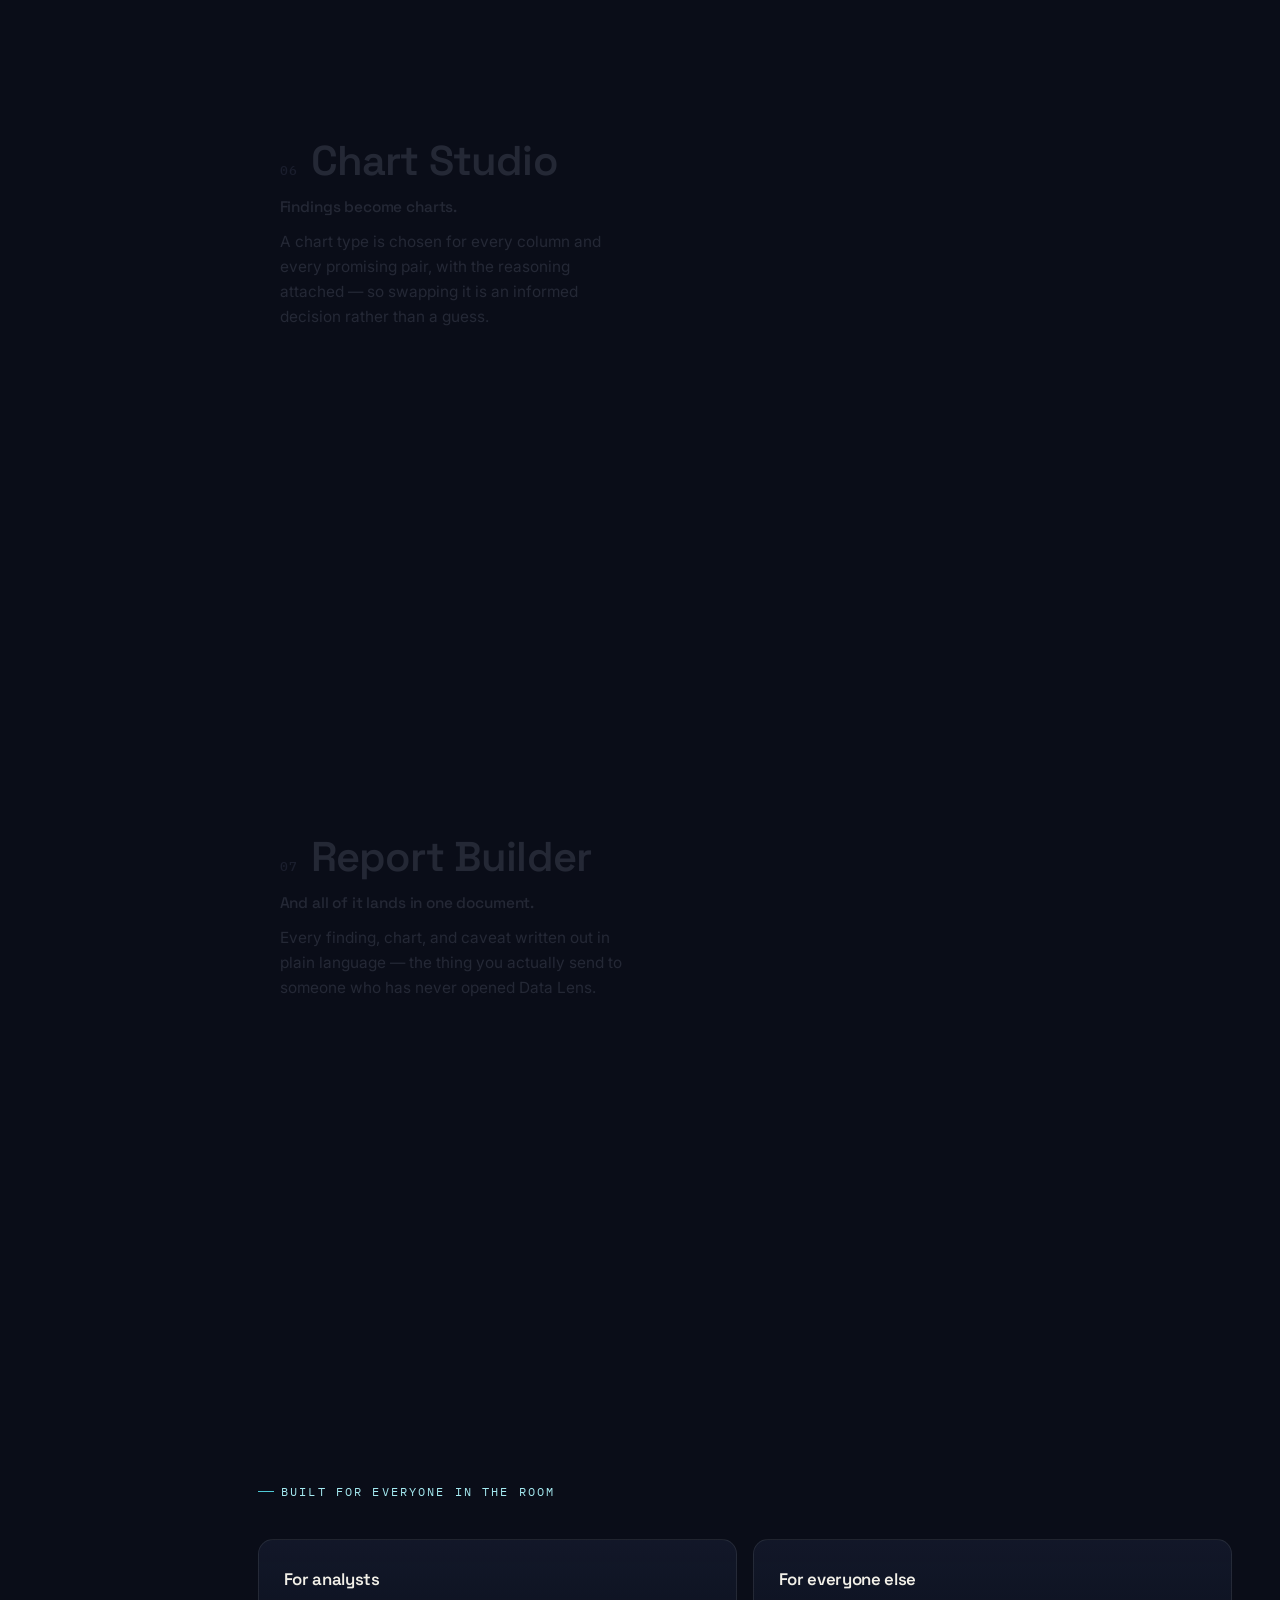
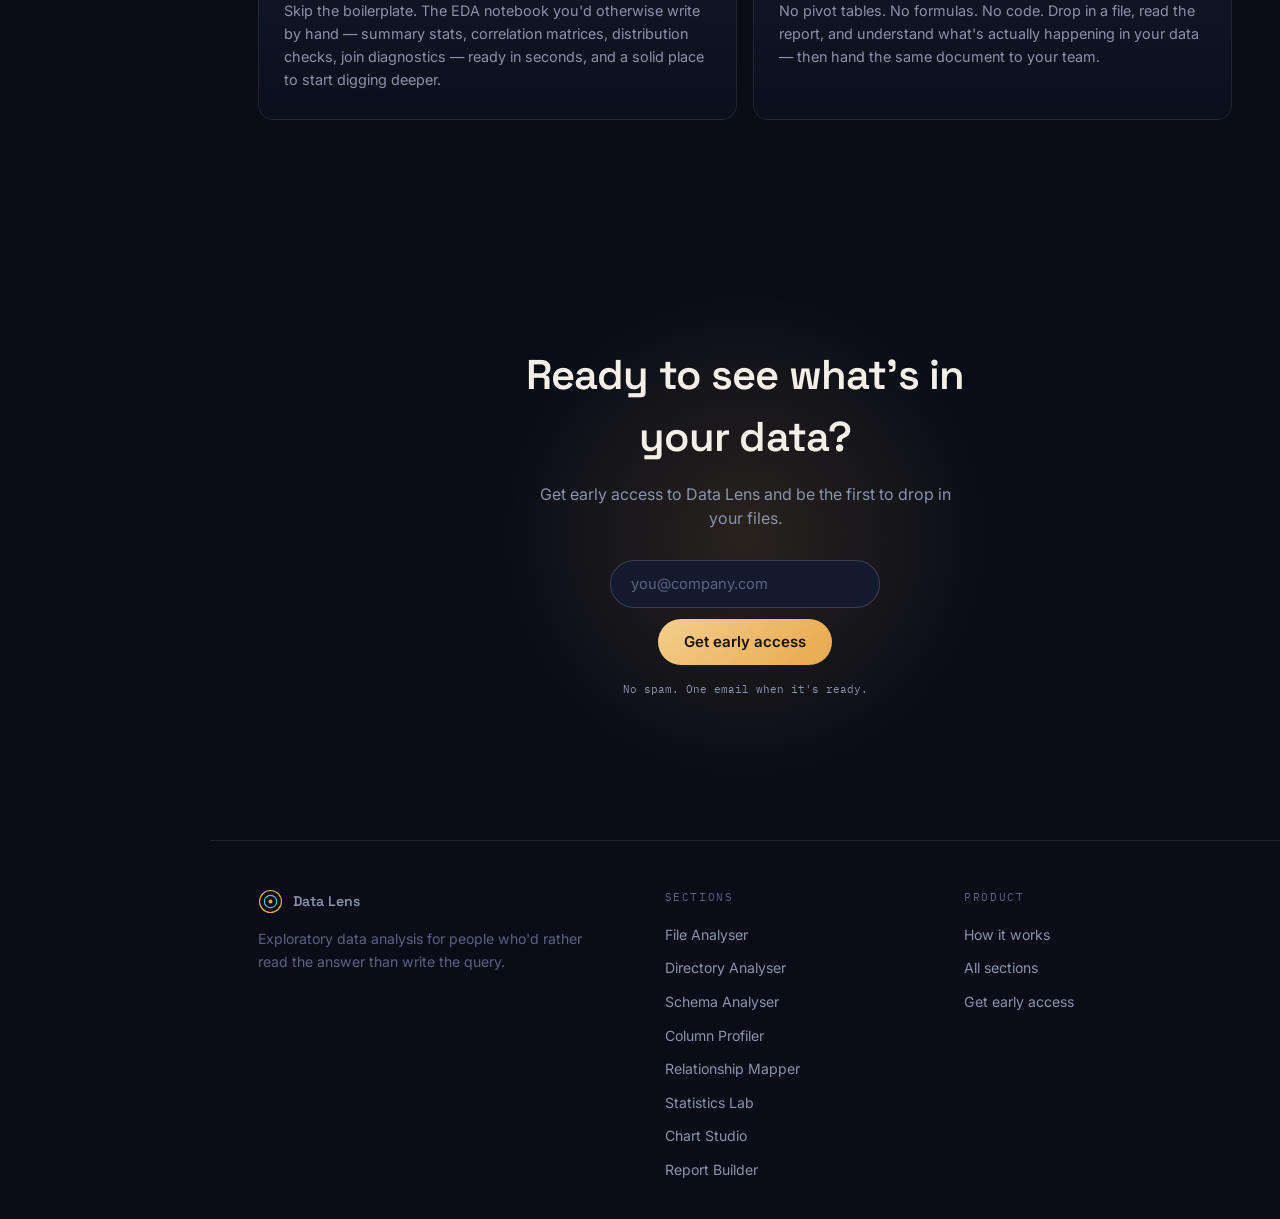
<file: index-standalone.html>
<!DOCTYPE html>
<html lang="en">
<head>
<script>(function(){try{var t=localStorage.getItem("dl-theme");if(t==="light")document.documentElement.setAttribute("data-theme","light");}catch(e){}})();</script>
<meta charset="UTF-8">
<meta name="viewport" content="width=device-width, initial-scale=1.0">
<title>Data Lens (single-file preview) — See what's really in your data</title>
<meta name="description" content="Drop in a folder of Excel, CSV, or XML files and Data Lens returns a complete exploratory analysis: schemas, profiles, relationships, statistics, charts, and a finished report.">
<link rel="preconnect" href="https://fonts.googleapis.com">
<link rel="preconnect" href="https://fonts.gstatic.com" crossorigin>
<link href="https://fonts.googleapis.com/css2?family=Space+Grotesk:wght@500;600;700&amp;family=Inter:wght@400;500;600;700&amp;family=IBM+Plex+Mono:wght@400;500&amp;display=swap" rel="stylesheet">
<style>
/* =====================================================================
   Data Lens — shared stylesheet
   ===================================================================== */

:root{
  color-scheme: dark;
  --bg:#0a0d18;
  --bg-2:#0d1120;
  --panel:#131a2e;
  --panel-2:#1a2239;
  --amber:#e8a94c;
  --amber-soft:#f4cd8c;
  --cyan:#4fc9d6;
  --cyan-soft:#a5eaf1;
  --violet:#8b7fd4;
  --rose:#e08a8a;
  --green:#6ecfa0;
  --text:#f2f0e8;
  --muted:#8b92a9;
  --dim:#5b6180;
  --line:rgba(var(--fg-rgb),.09);
  --line-2:rgba(var(--fg-rgb),.17);
  /* RGB triplets (no alpha) so translucent glass panels can re-theme too */
  --bg-rgb:10,13,24;
  --panel-rgb:19,26,46;
  --fg-rgb:242,240,232;
  --shadow:0,0,0;
  --shadow-a:.85;
  --display:'Space Grotesk',sans-serif;
  --body:'Inter',sans-serif;
  --mono:'IBM Plex Mono',monospace;
  --nav-h:64px;
  --theme-transition: background .4s ease, color .4s ease, border-color .4s ease, box-shadow .4s ease;
}

/* =====================================================================
   LIGHT THEME
   Same instrument/blueprint identity — amber "lens" light and cyan "data"
   thread accents — inverted onto warm parchment with deep-ink text rather
   than a flat colour invert, so it reads as designed, not auto-generated.
   ===================================================================== */
[data-theme="light"]{
  color-scheme: light;
  --bg:#f7f3e8;
  --bg-2:#efe6d0;
  --panel:#fffdf9;
  --panel-2:#f6efdf;
  --amber:#a8661b;
  --amber-soft:#c9822c;
  --cyan:#0f7a83;
  --cyan-soft:#1f97a1;
  --violet:#6a54c4;
  --rose:#c1524f;
  --green:#1f8a5c;
  --text:#1e2233;
  --muted:#5b6072;
  --dim:#8b8f7f;
  --line:rgba(30,34,51,.11);
  --line-2:rgba(30,34,51,.20);
  --bg-rgb:247,243,232;
  --panel-rgb:255,253,249;
  --fg-rgb:30,34,51;
  --shadow:30,26,15;
  --shadow-a:.16;
}
[data-theme="light"] body{
  background-image:
    linear-gradient(var(--line) 1px,transparent 1px),
    linear-gradient(90deg,var(--line) 1px,transparent 1px);
}
/* everything that changes colour on toggle should ease, not snap */
body,.nav,.card,.seccard,.step,.fcard,.node,.stage,.rail,.group,.edgepanel,
.demo-window,.cine,.sstage,.svt,.statcard,.proc,.footer,footer{
  transition: var(--theme-transition);
}

*,*::before,*::after{box-sizing:border-box;margin:0;padding:0}
html{scroll-behavior:smooth;scroll-padding-top:calc(var(--nav-h) + 24px);scroll-padding-bottom:calc(var(--nav-h) + 24px);scroll-snap-type:y proximity}
body{
  background:var(--bg);color:var(--text);font-family:var(--body);line-height:1.5;
  -webkit-font-smoothing:antialiased;overflow-x:hidden;
}
a{color:inherit;text-decoration:none}
button{font-family:inherit;border:none;background:none;color:inherit;cursor:pointer}
input{font-family:inherit}
svg{display:block}
::selection{background:var(--amber);color:var(--bg)}
:focus-visible{outline:2px solid var(--cyan);outline-offset:3px;border-radius:3px}

h1,h2,h3,h4{font-family:var(--display);font-weight:600;letter-spacing:-.02em}
.container{max-width:1180px;margin-inline:auto;padding-inline:clamp(1.25rem,4vw,3rem)}
.narrow{max-width:860px}
.section{padding-block:clamp(4rem,9vw,7rem);position:relative}
.section--tight{padding-block:clamp(3rem,6vw,4.5rem)}
.muted{color:var(--muted)}
.center{text-align:center}

.eyebrow{font-family:var(--mono);font-size:.74rem;letter-spacing:.18em;text-transform:uppercase;
  color:var(--cyan-soft);display:inline-flex;align-items:center;gap:.6em}
.eyebrow::before{content:'';width:16px;height:1px;background:var(--cyan)}
.eyebrow--center{justify-content:center}

.h2{font-size:clamp(1.75rem,3.4vw,2.4rem);margin-top:.85rem;line-height:1.15}
.lead{font-size:1.05rem;color:var(--muted);margin-top:1rem;max-width:42rem}

.btn{display:inline-flex;align-items:center;justify-content:center;gap:.6em;
  padding:.85rem 1.65rem;border-radius:999px;font-weight:600;font-size:.94rem;white-space:nowrap;
  transition:transform .35s cubic-bezier(.2,.8,.2,1),box-shadow .35s,border-color .3s,color .3s,background .3s}
.btn-primary{background:linear-gradient(135deg,var(--amber-soft),var(--amber));color:#1a1204}
.btn-primary:hover{transform:translateY(-2px);box-shadow:0 12px 32px -10px rgba(232,169,76,.6)}
.btn-ghost{border:1px solid var(--line-2)}
.btn-ghost:hover{border-color:var(--cyan);color:var(--cyan-soft)}
.btn-sm{padding:.6rem 1.1rem;font-size:.85rem}

/* =====================  NAV  ===================== */
.nav{position:fixed;inset:0 0 auto 0;z-index:500;backdrop-filter:blur(16px);
  background:rgba(var(--bg-rgb),.78);border-bottom:1px solid var(--line)}
.nav__in{max-width:none;height:var(--nav-h);
  padding-inline:clamp(.9rem,1.6vw,1.35rem);display:flex;align-items:center;justify-content:space-between;gap:1rem}
.logo{display:flex;align-items:center;gap:.6rem;font-family:var(--display);font-weight:600;font-size:1.04rem;flex:none}
.logo svg{width:25px;height:25px;flex:none}
.nav__right{display:flex;align-items:center;gap:1.6rem}
.nav__menu{position:relative}
.nav__trigger{display:flex;align-items:center;gap:.45rem;font-size:.9rem;color:var(--muted);
  padding:.4rem 0;transition:color .25s}
.nav__trigger:hover,.nav__trigger[aria-expanded="true"]{color:var(--text)}
.nav__trigger svg{width:11px;height:11px;stroke:currentColor;stroke-width:2;fill:none;transition:transform .3s}
.nav__trigger[aria-expanded="true"] svg{transform:rotate(180deg)}
.nav__link{font-size:.9rem;color:var(--muted);transition:color .25s}
.nav__link:hover,.nav__link.is-current{color:var(--text)}

.nav__panel{position:absolute;top:calc(100% + 8px);right:clamp(.9rem,1.6vw,1.35rem);width:min(560px,92vw);
  background:linear-gradient(170deg,#151c33,#101728);border:1px solid var(--line-2);border-radius:16px;
  padding:.7rem;box-shadow:0 40px 70px -30px rgba(var(--shadow),.85);
  display:grid;grid-template-columns:1fr 1fr;gap:.2rem;
  opacity:0;visibility:hidden;transform:translateY(-8px);transition:opacity .28s,transform .28s,visibility .28s}
.nav__panel.is-open{opacity:1;visibility:visible;transform:translateY(0)}
.nav__item{display:flex;gap:.7rem;align-items:flex-start;padding:.7rem .75rem;border-radius:10px;
  transition:background .25s}
.nav__item:hover{background:rgba(255,255,255,.045)}
.nav__item.is-current{background:rgba(232,169,76,.09)}
.nav__item i{font-style:normal;font-family:var(--mono);font-size:.68rem;color:var(--amber-soft);
  padding-top:.15rem;flex:none}
.nav__item b{display:block;font-family:var(--display);font-size:.9rem;font-weight:600;margin-bottom:.1rem}
.nav__item s{display:block;text-decoration:none;font-size:.76rem;color:var(--dim);line-height:1.35}

.nav__burger{display:block;width:26px;height:18px;position:relative;flex:none}
.nav__burger span{position:absolute;left:0;right:0;height:1.5px;background:var(--text);border-radius:2px;
  transition:transform .3s,opacity .3s}
.nav__burger span:nth-child(1){top:0}
.nav__burger span:nth-child(2){top:8px}
.nav__burger span:nth-child(3){top:16px}
.nav__burger[aria-expanded="true"] span:nth-child(1){transform:translateY(8px) rotate(45deg)}
.nav__burger[aria-expanded="true"] span:nth-child(2){opacity:0}
.nav__burger[aria-expanded="true"] span:nth-child(3){transform:translateY(-8px) rotate(-45deg)}

@media(max-width:760px){
  .nav__panel{position:fixed;top:var(--nav-h);left:0;right:0;width:auto;border-radius:0;
    border-left:none;border-right:none;grid-template-columns:1fr;max-height:calc(100vh - var(--nav-h));overflow:auto}
}

/* =====================  PAGE HERO  ===================== */
.phero{padding-top:calc(var(--nav-h) + clamp(3rem,7vw,5.5rem));padding-bottom:clamp(1.5rem,3vw,2.5rem)}
.phero__badge{display:inline-flex;align-items:center;gap:.7rem;font-family:var(--mono);font-size:.72rem;
  letter-spacing:.14em;text-transform:uppercase;color:var(--amber-soft);
  border:1px solid rgba(232,169,76,.32);border-radius:999px;padding:.36rem .9rem}
.phero__badge em{font-style:normal;color:var(--dim)}
.phero h1{font-size:clamp(2.1rem,4.8vw,3.5rem);line-height:1.06;margin:1.15rem 0 1.1rem;max-width:20ch}
.phero h1 em{font-style:normal;background:linear-gradient(100deg,var(--amber-soft),var(--cyan-soft));
  -webkit-background-clip:text;background-clip:text;color:transparent}
.phero__sub{font-size:1.05rem;color:var(--muted);max-width:40rem}
.phero__meta{display:flex;flex-wrap:wrap;gap:.5rem;margin-top:1.6rem}

.chip{font-family:var(--mono);font-size:.7rem;color:var(--dim);border:1px solid var(--line-2);
  border-radius:6px;padding:.28rem .58rem}
.chip--on{color:var(--cyan-soft);border-color:rgba(79,201,214,.35)}

/* =====================  STAGE (per-section animation)  ===================== */
.stage{position:relative;margin-top:clamp(1.75rem,4vw,2.75rem);
  border:1px solid var(--line);border-radius:20px;overflow:hidden;
  background:
    radial-gradient(ellipse 60% 55% at 50% 40%,rgba(232,169,76,.07),transparent 70%),
    linear-gradient(180deg,rgba(var(--panel-rgb),.62),rgba(var(--bg-rgb),.35));
  box-shadow:0 44px 90px -50px rgba(var(--shadow),.9)}
.stage__bar{display:flex;align-items:center;justify-content:space-between;gap:1rem;
  padding:.7rem 1.1rem;border-bottom:1px solid var(--line);
  font-family:var(--mono);font-size:.72rem;color:var(--dim)}
.stage__bar b{font-weight:400;color:var(--cyan-soft)}
.stage__dots{display:flex;gap:.35rem}
.stage__dots i{width:8px;height:8px;border-radius:50%;background:var(--line-2);font-style:normal}
.stage__body{position:relative;padding:clamp(1.1rem,3vw,2rem)}
.stage__cap{font-family:var(--mono);font-size:.75rem;color:var(--muted);text-align:center;
  padding:.9rem 1rem 1.1rem;border-top:1px solid var(--line);min-height:3rem}
.stage__cap b{color:var(--cyan-soft);font-weight:400}

/* =====================  CARDS / GRIDS  ===================== */
.grid{display:grid;gap:1rem}
.grid-2{grid-template-columns:repeat(2,1fr)}
.grid-3{grid-template-columns:repeat(3,1fr)}
.grid-4{grid-template-columns:repeat(4,1fr)}
@media(max-width:900px){.grid-3,.grid-4{grid-template-columns:1fr 1fr}}
@media(max-width:600px){.grid-2,.grid-3,.grid-4{grid-template-columns:1fr}}

.card{border:1px solid var(--line);border-radius:15px;padding:1.7rem 1.55rem;
  background:linear-gradient(180deg,rgba(26,34,57,.5),rgba(var(--panel-rgb),.2));
  transition:border-color .4s,transform .4s cubic-bezier(.2,.8,.2,1)}
.card:hover{border-color:var(--line-2);transform:translateY(-4px)}
.card h3{font-size:1.05rem;margin-bottom:.5rem}
.card p{font-size:.9rem;color:var(--muted);line-height:1.58}

.ficon{position:relative;width:42px;height:42px;margin-bottom:1.15rem;display:flex;align-items:center;justify-content:center}
.ficon::before{content:'';position:absolute;inset:0;border-radius:50%;clip-path:circle(0% at 50% 50%);
  background:radial-gradient(circle,var(--amber) 0%,transparent 72%);transition:clip-path .55s cubic-bezier(.2,.8,.2,1)}
.card:hover .ficon::before,.seccard:hover .ficon::before{clip-path:circle(80% at 50% 50%)}
.ficon svg{position:relative;z-index:1;width:22px;height:22px;stroke:var(--cyan-soft);fill:none;
  stroke-width:1.6;stroke-linecap:round;stroke-linejoin:round;transition:stroke .4s}
.card:hover .ficon svg,.seccard:hover .ficon svg{stroke:var(--bg)}

/* section cards on the landing page */
.seccard{position:relative;display:block;border:1px solid var(--line);border-radius:16px;
  padding:1.7rem 1.55rem 1.5rem;overflow:hidden;
  background:linear-gradient(180deg,rgba(26,34,57,.55),rgba(var(--panel-rgb),.22));
  transition:border-color .4s,transform .4s cubic-bezier(.2,.8,.2,1)}
.seccard::after{content:'';position:absolute;inset:0;pointer-events:none;opacity:0;
  background:radial-gradient(ellipse 70% 60% at 50% 0%,rgba(232,169,76,.13),transparent 70%);transition:opacity .45s}
.seccard:hover{border-color:rgba(232,169,76,.4);transform:translateY(-5px)}
.seccard:hover::after{opacity:1}
.seccard__n{font-family:var(--mono);font-size:.7rem;letter-spacing:.14em;color:var(--amber-soft);margin-bottom:.9rem;display:block}
.seccard h3{font-size:1.12rem;margin-bottom:.5rem}
.seccard p{font-size:.89rem;color:var(--muted);line-height:1.58;margin-bottom:1.1rem}
.seccard__go{font-family:var(--mono);font-size:.75rem;color:var(--cyan-soft);display:inline-flex;align-items:center;gap:.4rem}
.seccard__go svg{width:13px;height:13px;stroke:currentColor;stroke-width:1.8;fill:none;transition:transform .35s}
.seccard:hover .seccard__go svg{transform:translateX(4px)}

/* mini spark preview inside section cards */
.seccard__art{height:64px;margin-bottom:1.1rem;position:relative;opacity:.85}

/* =====================  STEPS  ===================== */
.steps{display:grid;grid-template-columns:repeat(4,1fr);margin-top:2.8rem;position:relative}
.steps::before{content:'';position:absolute;top:.95rem;left:3%;right:3%;height:1px;
  background:linear-gradient(90deg,transparent,var(--line-2) 10%,var(--line-2) 90%,transparent)}
.step{padding-right:1.5rem}
.step__n{font-family:var(--mono);font-size:.8rem;color:var(--amber-soft);background:var(--bg);
  display:inline-block;padding-right:.75rem;position:relative;z-index:1;margin-bottom:1.1rem}
.step h3{font-size:1.08rem;margin-bottom:.45rem}
.step p{font-size:.89rem;color:var(--muted);line-height:1.55}
@media(max-width:860px){.steps{grid-template-columns:1fr;gap:1.9rem}.steps::before{display:none}}

/* =====================  SPLIT / DETAIL LIST  ===================== */
.detail{display:grid;grid-template-columns:1fr 1fr;gap:clamp(2rem,5vw,4rem);align-items:start}
@media(max-width:840px){.detail{grid-template-columns:1fr}}
.dlist{display:flex;flex-direction:column;gap:1.5rem;margin-top:.5rem}
.dlist__item{display:flex;gap:1rem}
.dlist__k{font-family:var(--mono);font-size:.72rem;color:var(--amber-soft);flex:none;width:2.1rem;padding-top:.2rem}
.dlist__item h4{font-size:1rem;margin-bottom:.35rem}
.dlist__item p{font-size:.9rem;color:var(--muted);line-height:1.58}

/* =====================  PREV / NEXT  ===================== */
.pn{display:grid;grid-template-columns:1fr 1fr;gap:1rem;border-top:1px solid var(--line);padding-top:2.2rem}
.pn a{display:block;padding:1.3rem 1.4rem;border:1px solid var(--line);border-radius:14px;
  transition:border-color .35s,transform .35s,background .35s}
.pn a:hover{border-color:var(--line-2);transform:translateY(-3px);background:rgba(255,255,255,.02)}
.pn small{font-family:var(--mono);font-size:.7rem;letter-spacing:.12em;text-transform:uppercase;color:var(--dim);display:block;margin-bottom:.45rem}
.pn b{font-family:var(--display);font-size:1.02rem;font-weight:600}
.pn .pn--next{text-align:right}
@media(max-width:600px){.pn{grid-template-columns:1fr}.pn .pn--next{text-align:left}}

/* =====================  CTA + FOOTER  ===================== */
.cta{text-align:center;position:relative}
.cta__glow{position:absolute;top:50%;left:50%;transform:translate(-50%,-50%);
  width:min(520px,90vw);height:min(520px,90vw);border-radius:50%;
  background:radial-gradient(circle,rgba(232,169,76,.14),transparent 68%);pointer-events:none}
.cta__in{position:relative;max-width:34rem;margin-inline:auto}
.cta__in h2{font-size:clamp(1.8rem,3.8vw,2.6rem);margin-bottom:.85rem}
.cta__in p{color:var(--muted);margin-bottom:1.9rem}
.cta__form{display:flex;gap:.7rem;justify-content:center;flex-wrap:wrap}
.cta__form input{background:var(--panel);border:1px solid var(--line-2);color:var(--text);
  padding:.85rem 1.2rem;border-radius:999px;min-width:250px;font-size:.92rem}
.cta__form input::placeholder{color:var(--dim)}
.cta__note{font-family:var(--mono);font-size:.7rem;color:var(--dim);margin-top:1rem}

footer{border-top:1px solid var(--line);padding:3rem 0 2.4rem}
.foot{display:grid;grid-template-columns:1.4fr 1fr 1fr;gap:2rem}
@media(max-width:760px){.foot{grid-template-columns:1fr 1fr}}
@media(max-width:460px){.foot{grid-template-columns:1fr}}
.foot h5{font-family:var(--mono);font-size:.7rem;letter-spacing:.14em;text-transform:uppercase;
  color:var(--dim);font-weight:400;margin-bottom:1rem}
.foot ul{list-style:none;display:flex;flex-direction:column;gap:.6rem}
.foot a{font-size:.88rem;color:var(--muted);transition:color .25s}
.foot a:hover{color:var(--text)}
.foot__tag{font-size:.88rem;color:var(--dim);margin-top:.9rem;max-width:22rem;line-height:1.6}

/* =====================  REVEALS  ===================== */
[data-reveal]{opacity:0;transform:translateY(22px)}

@media(prefers-reduced-motion:reduce){
  html{scroll-behavior:auto;scroll-snap-type:none}
  [data-reveal]{opacity:1;transform:none}
  *{animation-duration:.001ms !important;animation-iteration-count:1 !important;transition-duration:.001ms !important}
}

/* =====================================================================
   LANDING PAGE — cinematic hero
   ===================================================================== */
.hero{padding-top:calc(var(--nav-h) + clamp(1.6rem,3.4vw,2.9rem))}
.hero__top{text-align:center;max-width:44rem;margin-inline:auto}
.hero h1{font-size:clamp(2.1rem,4.4vw,3.4rem);line-height:1.04;margin:.85rem 0 .9rem}
.hero h1 em{font-style:normal;background:linear-gradient(100deg,var(--amber-soft),var(--cyan-soft));
  -webkit-background-clip:text;background-clip:text;color:transparent}
.hero__sub{font-size:1.02rem;color:var(--muted);max-width:34rem;margin:0 auto 1.4rem}
.hero__ctas{display:flex;gap:1rem;justify-content:center;flex-wrap:wrap}
.hero__types{display:flex;flex-wrap:wrap;gap:.5rem;align-items:center;justify-content:center;margin-top:1.1rem}
.hero__types .lbl{font-family:var(--mono);font-size:.7rem;color:var(--dim)}

.cine{position:relative;margin-top:clamp(1rem,2.2vw,1.7rem);
  height:min(clamp(330px,40vw,540px), calc(100vh - 470px));min-height:300px;
  perspective:1250px;perspective-origin:50% 47%;overflow:hidden;isolation:isolate}
.cine__floor{position:absolute;inset:0;z-index:0;pointer-events:none;
  background:radial-gradient(ellipse 60% 48% at 50% 46%,rgba(232,169,76,.10),transparent 70%),
             radial-gradient(ellipse 70% 60% at 50% 100%,rgba(79,201,214,.07),transparent 70%)}
.cine__grid{position:absolute;inset:-10% -20% -30%;z-index:0;pointer-events:none;opacity:.5;
  background-image:linear-gradient(var(--line) 1px,transparent 1px),linear-gradient(90deg,var(--line) 1px,transparent 1px);
  background-size:58px 58px;transform:perspective(600px) rotateX(66deg);transform-origin:50% 100%;
  mask-image:radial-gradient(ellipse 60% 70% at 50% 40%,#000,transparent 75%);
  -webkit-mask-image:radial-gradient(ellipse 60% 70% at 50% 40%,#000,transparent 75%)}
.cine__vig{position:absolute;inset:0;z-index:6;pointer-events:none;
  background:radial-gradient(ellipse 78% 78% at 50% 46%,transparent 63%,var(--bg) 100%)}
.cam{position:absolute;inset:0;transform-style:preserve-3d;z-index:2}
.obj{position:absolute;left:50%;top:47%;transform-style:preserve-3d;will-change:transform,opacity}

.folder{width:344px;padding:1.15rem;border-radius:14px;
  background:linear-gradient(165deg,rgba(26,34,57,.96),rgba(var(--panel-rgb),.96));border:1px solid var(--line-2);
  box-shadow:0 34px 60px -30px rgba(var(--shadow),.85),inset 0 1px 0 rgba(255,255,255,.05)}
.folder::before{content:'';position:absolute;top:-9px;left:16px;width:78px;height:10px;border-radius:6px 6px 0 0;
  background:linear-gradient(165deg,rgba(26,34,57,.96),rgba(var(--panel-rgb),.96));border:1px solid var(--line-2);border-bottom:none}
.folder__name{font-family:var(--mono);font-size:.8rem;color:var(--cyan-soft);margin-bottom:.75rem;display:flex;justify-content:space-between}
.folder__name span{color:var(--dim)}
.folder__files{display:grid;grid-template-columns:1fr 1fr;gap:.55rem}
.tile{display:flex;align-items:center;gap:.42rem;font-family:var(--mono);font-size:.73rem;color:var(--muted);
  background:rgba(255,255,255,.035);border:1px solid var(--line);border-radius:8px;padding:.52rem .58rem}
.tile i{width:6px;height:6px;border-radius:2px;background:var(--cyan);flex:none;font-style:normal}
.tile.is-xml i{background:var(--amber)}

.lens{width:352px;height:352px;transform-style:preserve-3d}
.lens__ring{position:absolute;border-radius:50%;border:1.5px solid rgba(232,169,76,.55);transform:translateZ(var(--z))}
.lens__ring.r1{inset:0;--z:70px;border-width:2px}
.lens__ring.r2{inset:28px;--z:38px;border-color:rgba(232,169,76,.35)}
.lens__ring.r3{inset:56px;--z:8px;border-color:rgba(79,201,214,.45);border-style:dashed}
.lens__glass{position:absolute;inset:56px;border-radius:50%;transform:translateZ(6px);
  background:radial-gradient(circle at 34% 28%,rgba(165,234,241,.22),rgba(79,201,214,.07) 45%,rgba(232,169,76,.10) 75%,transparent 100%);
  box-shadow:inset 0 0 40px rgba(165,234,241,.14)}
.lens__glare{position:absolute;width:94px;height:36px;border-radius:50%;left:24%;top:26%;
  transform:translateZ(24px) rotate(-32deg);background:linear-gradient(90deg,rgba(255,255,255,.4),transparent);filter:blur(5px)}
.lens__tick{position:absolute;left:50%;top:0;width:1px;height:10px;background:rgba(232,169,76,.7);transform-origin:50% 176px}

.sheet{width:302px;border-radius:13px;overflow:hidden;
  background:linear-gradient(170deg,rgba(26,34,57,.98),rgba(17,23,41,.98));border:1px solid var(--line-2);
  box-shadow:0 34px 60px -32px rgba(var(--shadow),.9),inset 0 1px 0 rgba(255,255,255,.05)}
.sheet__bar{display:flex;align-items:center;gap:.5rem;padding:.68rem .85rem;border-bottom:1px solid var(--line);
  font-family:var(--mono);font-size:.76rem;color:var(--text)}
.sheet__bar i{width:7px;height:7px;border-radius:50%;background:var(--cyan);flex:none;font-style:normal}
.sheet--b .sheet__bar i{background:var(--amber)}
.sheet__body{position:relative;height:222px}
.sheet__layer{position:absolute;inset:0;padding:.7rem}
.gridtbl{width:100%;border-collapse:collapse;font-family:var(--mono);font-size:.68rem}
.gridtbl th{color:var(--cyan-soft);font-weight:500;text-align:left;padding:.34rem .34rem;
  border-bottom:1px solid var(--line);white-space:nowrap;transition:background .3s,color .3s;border-radius:3px}
.sheet--b .gridtbl th{color:var(--amber-soft)}
.gridtbl th.hot{background:rgba(232,169,76,.22);color:var(--text)}
.gridtbl td{color:var(--dim);padding:.33rem .34rem;white-space:nowrap}
.scan{position:absolute;left:0;right:0;top:0;height:32px;pointer-events:none;opacity:0;
  background:linear-gradient(180deg,transparent,rgba(165,234,241,.16),rgba(165,234,241,.42),transparent);
  border-bottom:1px solid rgba(165,234,241,.6)}
.collist{display:flex;flex-direction:column;gap:.44rem;opacity:0}
.colchip{display:flex;align-items:center;justify-content:space-between;gap:.4rem;font-family:var(--mono);
  font-size:.73rem;color:var(--text);background:rgba(255,255,255,.04);border:1px solid var(--line);
  border-radius:8px;padding:.42rem .62rem}
.colchip b{font-weight:500}
.colchip s{text-decoration:none;color:var(--dim);font-size:.63rem}

.statcard{width:252px;border-radius:13px;padding:1rem 1.05rem;
  background:linear-gradient(165deg,rgba(31,41,68,.99),rgba(21,28,49,.99));border:1px solid rgba(232,169,76,.30);
  box-shadow:0 26px 50px -22px rgba(var(--shadow),.9),0 0 34px -14px rgba(232,169,76,.35)}
.statcard__h{font-family:var(--mono);font-size:.66rem;letter-spacing:.1em;text-transform:uppercase;
  color:var(--amber-soft);margin-bottom:.55rem;white-space:nowrap;overflow:hidden;text-overflow:ellipsis}
.statrow{display:flex;justify-content:space-between;font-family:var(--mono);font-size:.72rem;padding:.22rem 0;color:var(--muted)}
.statrow b{color:var(--text);font-weight:500}
.statcard__bars{display:flex;align-items:flex-end;gap:3px;height:30px;margin-top:.7rem}
.statcard__bars span{flex:1;background:linear-gradient(180deg,rgba(165,234,241,.85),rgba(79,201,214,.5));border-radius:2px 2px 0 0;height:20%}

.proc{width:170px;text-align:center}
.proc__ring{width:80px;height:80px;margin:0 auto .7rem;position:relative}
.proc__ring svg{width:80px;height:80px;transform:rotate(-90deg)}
.proc__ring circle{fill:none;stroke-width:2.5}
.proc__bg{stroke:var(--line-2)}
.proc__fg{stroke:var(--amber);stroke-linecap:round}
.proc__label{font-family:var(--mono);font-size:.74rem;color:var(--cyan-soft);white-space:nowrap}

.rel{position:absolute;inset:0;z-index:4;pointer-events:none;overflow:visible}
.rel path{fill:none;stroke-linecap:round}
.rel text{font-family:var(--mono);font-size:11px;fill:var(--text)}

.cine__cap{position:absolute;left:0;right:0;bottom:1.35rem;z-index:7;text-align:center;padding-inline:1rem}
.cine__cap span{font-family:var(--display);font-size:clamp(.95rem,1.8vw,1.2rem);font-weight:500;color:var(--text)}
.cine__bar{position:absolute;left:50%;bottom:.7rem;transform:translateX(-50%);width:min(220px,50%);
  height:2px;background:var(--line);border-radius:2px;z-index:7;overflow:hidden}
.cine__bar i{display:block;height:100%;width:0;background:linear-gradient(90deg,var(--cyan),var(--amber));font-style:normal}

@media(min-width:761px) and (max-width:1024px){
  .sheet{width:246px}.sheet__body{height:192px}.gridtbl{font-size:.6rem}
  .sheet__bar{font-size:.68rem;padding:.58rem .72rem}
  .colchip{font-size:.66rem;padding:.36rem .54rem}
  .statcard{width:218px;padding:.85rem .9rem}.statrow{font-size:.65rem}.statcard__h{font-size:.58rem}
  .folder{width:300px}.lens{width:300px;height:300px}.lens__tick{transform-origin:50% 150px}
}
@media(max-width:760px){
  .hero{padding-top:calc(var(--nav-h) + 1.2rem)}
  .hero h1{font-size:clamp(1.85rem,8vw,2.4rem);margin:.7rem 0 .75rem}
  .hero__sub{font-size:.94rem;margin-bottom:1.1rem}
  .cine{height:min(clamp(290px,78vw,420px), calc(100vh - 430px));min-height:270px;perspective:900px}
  .folder{width:250px;padding:.85rem}.folder__name{font-size:.68rem;margin-bottom:.6rem}
  .tile{font-size:.6rem;padding:.4rem .45rem;gap:.32rem}
  .lens{width:250px;height:250px}
  .lens__ring.r2{inset:20px}.lens__ring.r3{inset:40px}.lens__glass{inset:40px}
  .lens__tick{transform-origin:50% 125px}
  .sheet{width:142px}
  .gridtbl th:nth-child(4),.gridtbl td:nth-child(4){display:none}
  .sheet__bar{font-size:.6rem;padding:.45rem .55rem}
  .sheet__body{height:150px}.sheet__layer{padding:.42rem}
  .gridtbl{font-size:.5rem}.gridtbl th{padding:.2rem .18rem}.gridtbl td{padding:.19rem .18rem}
  .colchip{font-size:.56rem;padding:.28rem .4rem}.colchip s{font-size:.48rem}.collist{gap:.28rem}
  .statcard{width:138px;padding:.5rem .55rem}
  .statcard__h{font-size:.45rem;margin-bottom:.35rem}
  .statrow{font-size:.52rem;padding:.12rem 0}
  .statcard__bars{height:20px;margin-top:.45rem}
  .proc{width:120px}.proc__ring{width:56px;height:56px;margin-bottom:.5rem}.proc__ring svg{width:56px;height:56px}
  .proc__label{font-size:.58rem}
  .rel text{font-size:8.5px}
  .cine__cap span{font-size:.9rem}
}

@media(max-height:940px) and (min-width:761px){
  .hero{padding-top:calc(var(--nav-h) + 1.3rem)}
  .hero h1{font-size:clamp(1.9rem,3.5vw,2.6rem);margin:.7rem 0 .75rem}
  .hero__sub{font-size:.95rem;margin-bottom:1.1rem}
  .hero .btn{padding:.7rem 1.4rem;font-size:.9rem}
  .cine{margin-top:.9rem}
}

/* =====================================================================
   SHARED STAGE PRIMITIVES (used by section pages)
   ===================================================================== */
.mono{font-family:var(--mono)}
.stg-svg{width:100%;height:auto;display:block;overflow:visible}
.stg-svg text{font-family:var(--mono);fill:var(--muted)}
.stg-svg .lbl-hi{fill:var(--text)}
.stg-svg .lbl-key{fill:var(--cyan-soft)}
.stg-svg .lbl-num{fill:var(--amber-soft)}

.pill{display:inline-flex;align-items:center;gap:.4rem;font-family:var(--mono);font-size:.7rem;
  border:1px solid var(--line-2);border-radius:999px;padding:.28rem .65rem;color:var(--muted)}
.pill i{width:6px;height:6px;border-radius:50%;background:var(--cyan);font-style:normal;flex:none}
.pill--amber i{background:var(--amber)}
.pill--green i{background:var(--green)}
.pill--rose i{background:var(--rose)}

.readout{display:flex;flex-wrap:wrap;gap:.5rem 1.6rem;justify-content:center;margin-top:1.2rem}
.readout div{text-align:center;min-width:5.5rem}
.readout dt{font-family:var(--mono);font-size:.66rem;letter-spacing:.1em;text-transform:uppercase;color:var(--dim);margin-bottom:.25rem}
.readout dd{font-family:var(--display);font-size:1.35rem;font-weight:600;color:var(--text)}

/* =====================================================================
   SCROLLYTELLING PIPELINE (landing page)
   ===================================================================== */
.scrolly__grid{display:grid;grid-template-columns:minmax(0,.82fr) minmax(0,1.18fr);
  gap:clamp(1.5rem,4vw,3.5rem);align-items:start;margin-top:2.4rem}
@media(max-width:900px){.scrolly__grid{grid-template-columns:1fr;gap:0}}

.scrolly__steps{display:flex;flex-direction:column}
.sstep{min-height:82vh;display:flex;flex-direction:column;justify-content:center;
  padding-block:2rem;padding-left:1.35rem;position:relative;
  scroll-snap-align:center;scroll-snap-stop:always;
  opacity:.2;transition:opacity .45s ease}
.sstep.is-on{opacity:1}
.sstep:last-child{min-height:70vh}

/* the rule that lights up beside the active step */
.sstep::before{content:'';position:absolute;left:0;top:50%;transform:translateY(-50%);
  width:2px;height:0;border-radius:2px;
  background:linear-gradient(180deg,var(--cyan),var(--amber));
  transition:height .55s cubic-bezier(.2,.8,.2,1)}
.sstep.is-on::before{height:min(64%,220px)}

.sstep__t{display:flex;align-items:baseline;gap:.75rem;flex-wrap:wrap;
  font-size:clamp(1.75rem,3.4vw,2.6rem);line-height:1.08;margin-bottom:.7rem;
  color:var(--muted);transition:color .45s ease}
.sstep.is-on .sstep__t{color:var(--text)}
.sstep__n{font-family:var(--mono);font-size:.8rem;font-weight:500;letter-spacing:.12em;
  color:var(--dim);transition:color .45s ease}
.sstep.is-on .sstep__n{color:var(--amber)}

.sstep__l{font-family:var(--display);font-weight:500;font-size:clamp(1rem,1.6vw,1.15rem);
  color:var(--cyan-soft);margin-bottom:.65rem;letter-spacing:-.01em}
.sstep p{font-size:.96rem;color:var(--muted);line-height:1.62;max-width:32rem}
.sstep a{font-family:var(--mono);font-size:.76rem;color:var(--cyan-soft);display:inline-flex;
  align-items:center;gap:.35rem;margin-top:1rem;opacity:0;transition:opacity .4s}
.sstep.is-on a{opacity:1}
.sstep a:hover{text-decoration:underline}
@media(max-width:900px){
  .sstep{min-height:62vh;padding-block:1.1rem 1.6rem;padding-left:1.1rem;opacity:.26;
    scroll-margin-top:38vh}
  .sstep:last-child{min-height:52vh}
  .sstep__t{font-size:clamp(1.5rem,7vw,2rem)}
  .sstep.is-on::before{height:min(70%,180px)}
}

.scrolly__sticky{position:sticky;top:calc(var(--nav-h) + 3vh);height:min(78vh,560px);
  display:flex;align-items:center;justify-content:center}
@media(max-width:900px){
  /* the visual has to come first on a phone, then stick while the steps scroll past */
  .scrolly__grid{display:flex;flex-direction:column;align-items:stretch;gap:0}
  .scrolly__sticky{order:-1;width:100%;position:sticky;top:var(--nav-h);height:auto;z-index:5;
    padding-block:.7rem .9rem;background:var(--bg);margin-bottom:.3rem}
  .scrolly__sticky::after{content:'';position:absolute;left:0;right:0;top:100%;height:22px;
    background:linear-gradient(180deg,var(--bg),rgba(var(--bg-rgb),0));pointer-events:none}
  .scrolly__steps{order:1}
}

/* --- the transforming stage --- */
.sstage{position:relative;width:100%;max-width:560px;height:clamp(300px,44vh,420px);
  border:1px solid var(--line);border-radius:16px;overflow:hidden;
  background:radial-gradient(ellipse 70% 60% at 50% 30%,rgba(232,169,76,.07),transparent 70%),
             linear-gradient(180deg,rgba(var(--panel-rgb),.7),rgba(var(--bg-rgb),.4));
  box-shadow:0 40px 80px -46px rgba(var(--shadow),.9)}
@media(max-width:900px){.sstage{height:clamp(240px,34vh,300px)}}

.sv{position:absolute;inset:0;padding:1.05rem 1.15rem;display:flex;flex-direction:column;gap:.55rem}
.sv__tag{font-family:var(--mono);font-size:.68rem;color:var(--dim);display:flex;
  align-items:center;gap:.45rem;flex:none}
.sv__tag i{width:6px;height:6px;border-radius:50%;background:var(--cyan);font-style:normal;flex:none}
.sv__tag b{color:var(--cyan-soft);font-weight:400}

.svtables{position:relative;flex:1;display:flex;align-items:center;justify-content:center;gap:clamp(1.4rem,6%,2.8rem);min-height:0}
.svt{border:1px solid var(--line-2);border-radius:10px;overflow:hidden;flex:none;
  background:linear-gradient(170deg,rgba(26,34,57,.96),rgba(17,23,41,.96))}
.svt__bar{font-family:var(--mono);font-size:.66rem;color:var(--text);padding:.42rem .6rem;
  border-bottom:1px solid var(--line);display:flex;align-items:center;gap:.4rem}
.svt__bar i{width:6px;height:6px;border-radius:50%;background:var(--cyan);font-style:normal;flex:none}
.svt--b .svt__bar i{background:var(--amber)}
.svtbl{border-collapse:collapse;font-family:var(--mono);font-size:.6rem;width:100%}
.svtbl th{color:var(--muted);font-weight:500;text-align:left;padding:.28rem .42rem;
  border-bottom:1px solid var(--line);white-space:nowrap;transition:color .4s,background .4s}
.svtbl td{color:var(--dim);padding:.24rem .42rem;white-space:nowrap;transition:color .4s,background .4s}
.svtbl tr.is-out td{background:rgba(232,169,76,.16);color:var(--amber-soft)}
.svtbl th.is-key{color:var(--cyan-soft)}
.svtbl th.is-focus,.svtbl td.is-focus{color:var(--text)}
.svtbl th.is-focus{background:rgba(232,169,76,.2)}

.svbadges{display:flex;gap:.3rem;flex-wrap:wrap;flex:none;min-height:1.35rem}
.svbadge{font-family:var(--mono);font-size:.56rem;letter-spacing:.04em;border-radius:4px;
  padding:.12rem .34rem;border:1px solid var(--line);color:var(--dim);opacity:0;transform:translateY(4px)}
.svbadge.t-text{color:var(--cyan-soft);border-color:rgba(79,201,214,.32)}
.svbadge.t-date{color:var(--violet);border-color:rgba(139,127,212,.32)}
.svbadge.t-num{color:var(--amber-soft);border-color:rgba(232,169,76,.32)}

.svlayer{position:absolute;inset:0;pointer-events:none;opacity:0}
.svsvg{position:absolute;inset:0;width:100%;height:100%;overflow:visible;pointer-events:none}
.svsvg text{font-family:var(--mono);font-size:9.5px;fill:var(--muted)}

.svnote{position:absolute;font-family:var(--mono);font-size:.62rem;color:var(--text);
  background:rgba(16,23,40,.94);border:1px solid var(--line-2);border-radius:8px;
  padding:.3rem .5rem;opacity:0;white-space:nowrap}
.svnote--amber{border-color:rgba(232,169,76,.45);color:var(--amber-soft)}
.svnote--cyan{border-color:rgba(79,201,214,.45);color:var(--cyan-soft)}

.svdoc{position:absolute;inset:1.05rem 1.15rem;border-radius:10px;opacity:0;
  background:linear-gradient(170deg,rgba(26,34,57,.98),rgba(17,23,41,.98));
  border:1px solid rgba(232,169,76,.3);padding:.9rem 1rem;display:flex;flex-direction:column;gap:.5rem}
.svdoc__h{display:flex;justify-content:space-between;align-items:baseline;
  border-bottom:1px solid var(--line);padding-bottom:.5rem}
.svdoc__h b{font-family:var(--display);font-size:.9rem}
.svdoc__h span{font-family:var(--mono);font-size:.6rem;color:var(--dim)}
.svdoc__s{font-family:var(--mono);font-size:.62rem;color:var(--muted);display:flex;
  align-items:center;gap:.45rem}
.svdoc__s em{font-style:normal;color:var(--green);margin-left:auto}

.svprog{position:absolute;left:1.15rem;right:1.15rem;bottom:.6rem;height:2px;
  background:var(--line);border-radius:2px;overflow:hidden}
.svprog i{display:block;height:100%;width:0;font-style:normal;
  background:linear-gradient(90deg,var(--cyan),var(--amber));transition:width .5s cubic-bezier(.2,.8,.2,1)}

.svdocfig{display:flex;align-items:flex-end;gap:4px;height:46px;margin-top:auto;
  padding:.45rem;border:1px solid var(--line);border-radius:7px;background:rgba(255,255,255,.02)}
.svdocfig i{flex:1;border-radius:2px 2px 0 0;font-style:normal;
  background:linear-gradient(180deg,rgba(165,234,241,.75),rgba(79,201,214,.4))}
.svdocfig i:nth-child(1){height:32%}.svdocfig i:nth-child(2){height:54%}
.svdocfig i:nth-child(3){height:44%}.svdocfig i:nth-child(4){height:70%}
.svdocfig i:nth-child(5){height:58%}.svdocfig i:nth-child(6){height:84%}
.svdocfig i:nth-child(7){height:72%}.svdocfig i:nth-child(8){height:96%}

.svfiles{display:flex;flex-wrap:wrap;gap:.3rem;flex:none;min-height:1.3rem}
.svfile{font-family:var(--mono);font-size:.56rem;color:var(--muted);border:1px solid var(--line);
  border-radius:4px;padding:.14rem .36rem;background:rgba(255,255,255,.03);opacity:0}
.svfile.is-x{color:var(--amber-soft);border-color:rgba(232,169,76,.28)}

@media(max-width:900px){
  .sv{padding:.8rem .85rem;gap:.4rem}
  .sv__tag{font-size:.6rem}
  .svfile{font-size:.5rem;padding:.1rem .3rem}
  .svfiles{gap:.24rem;min-height:1.1rem}
  .svt__bar{font-size:.58rem;padding:.34rem .48rem}
  .svtbl{font-size:.52rem}
  .svtbl th,.svtbl td{padding:.17rem .3rem}
  .svbadge{font-size:.5rem;padding:.1rem .28rem}
  .svbadges{gap:.24rem;min-height:1.1rem}
  .svnote{font-size:.55rem;padding:.24rem .4rem}
  .svdoc{inset:.8rem .85rem;padding:.7rem .8rem;gap:.35rem}
  .svdoc__h b{font-size:.8rem}
  .svdoc__s{font-size:.56rem}
  .svdocfig{height:36px}
}

/* =====================================================================
   LINE RAIL — LineSidebar (reactbits.dev) ported to vanilla, retinted
   to the Data Lens palette. Collapsed to markers + index by default so
   it fits the page gutter; labels slide out on hover.
   ===================================================================== */
.rail{
  --accent:var(--amber);
  --rail-text:var(--muted);
  --rail-marker:rgba(var(--fg-rgb),.28);
  --marker-len:26px;
  --marker-gap:9px;
  --tick-scale:.5;
  --max-shift:9px;
  --item-gap:24px;
  position:fixed;left:clamp(.9rem,1.6vw,1.35rem);top:calc(var(--nav-h) + 1.5rem);
  z-index:150;pointer-events:auto;
}
@media(max-width:1279px){ .rail{display:none} }

/* reserve the gutter so the rail never sits on top of page content */
@media(min-width:1280px){ body{padding-left:210px} }

.rail__list{list-style:none;margin:0;padding:.6rem 0;display:flex;flex-direction:column;gap:var(--item-gap);
  padding-left:calc(var(--marker-len) + var(--marker-gap))}
.rail__item{position:relative;cursor:pointer}
.rail__item::before{content:'';position:absolute;inset:-7px -20px -7px calc(-1 * (var(--marker-len) + var(--marker-gap) + 12px))}

.rail__link{position:relative;display:inline-flex;align-items:baseline;gap:.5rem;
  font-family:var(--mono);font-size:.74rem;line-height:1.2;white-space:nowrap;
  color:color-mix(in srgb, var(--accent) calc(var(--effect,0) * 100%), var(--rail-text));
  /* scale rather than font-size so growing an item cannot reflow its siblings */
  transform-origin:left center;
  transform:translateX(calc(var(--effect,0) * var(--max-shift)))
            scale(calc(1 + var(--effect,0) * .26))}
.rail__i{font-size:.72rem;opacity:calc(.45 + var(--effect,0) * .55);flex:none}

/* label stays out of the way until the rail is hovered */
.rail__t{white-space:nowrap}

.rail__marker{position:absolute;top:50%;left:calc(-1 * (var(--marker-len) + var(--marker-gap)));
  height:1px;width:var(--marker-len);transform-origin:left center;
  background-color:color-mix(in srgb, var(--accent) calc(var(--effect,0) * 100%), var(--rail-marker));
  transform:translateY(-50%) scaleX(calc(.62 + var(--effect,0) * .58))}

/* short tick centred between two entries */
.rail__item:not(:last-child)::after{content:'';position:absolute;
  top:calc(100% + var(--item-gap) / 2);left:calc(-1 * (var(--marker-len) + var(--marker-gap)));
  height:1px;width:calc(var(--marker-len) * var(--tick-scale));
  background-color:var(--rail-marker);opacity:.5;transform-origin:left center;
  transform:translateY(-50%) scaleX(calc(.62 + var(--effect,0) * .6))}

.rail__item[aria-current="true"] .rail__link{color:var(--amber-soft)}

/* a soft backdrop so expanded labels stay legible over page content */


@media(prefers-reduced-motion:reduce){ .rail__link{transform:none} }

/* =====================================================================
   THEME TOGGLE
   ===================================================================== */
.theme-toggle{
  position:relative;width:38px;height:38px;border-radius:50%;flex:none;
  display:flex;align-items:center;justify-content:center;
  border:1px solid var(--line-2);color:var(--muted);
  transition:color .3s,border-color .3s,background .3s,transform .3s;
}
.theme-toggle:hover{color:var(--amber-soft);border-color:rgba(232,169,76,.4);background:rgba(232,169,76,.08)}
.theme-toggle:active{transform:scale(.92)}
.theme-toggle svg{width:17px;height:17px;stroke:currentColor;fill:none;stroke-width:1.7;
  stroke-linecap:round;stroke-linejoin:round;position:absolute;
  transition:opacity .35s ease,transform .5s cubic-bezier(.2,.8,.2,1)}
.theme-toggle .i-sun{opacity:0;transform:rotate(-90deg) scale(.5)}
.theme-toggle .i-moon{opacity:1;transform:rotate(0) scale(1)}
[data-theme="light"] .theme-toggle .i-sun{opacity:1;transform:rotate(0) scale(1)}
[data-theme="light"] .theme-toggle .i-moon{opacity:0;transform:rotate(90deg) scale(.5)}
@media(prefers-reduced-motion:reduce){ .theme-toggle svg{transition:opacity .01s} }

</style>
<style>
/* landing-only flourishes */
.hero__scroll{display:flex;justify-content:center;margin-top:.4rem}
.pipeline{display:flex;align-items:center;gap:.5rem;flex-wrap:wrap;justify-content:center;margin-top:1.4rem}
.pipeline span{font-family:var(--mono);font-size:.72rem;color:var(--dim)}
.pipeline b{font-family:var(--mono);font-size:.72rem;font-weight:400;color:var(--cyan-soft)}

/* mini art inside section cards */
.art{width:100%;height:64px}
.art rect,.art circle,.art path,.art line{transition:all .6s cubic-bezier(.2,.8,.2,1)}
.seccard:hover .art .a1{transform:translateY(-3px)}
.seccard:hover .art .grow{transform:scaleY(1.25);transform-origin:bottom}
.seccard:hover .art .dash{stroke-dashoffset:0}
.art .dash{stroke-dasharray:60;stroke-dashoffset:60}
.seccard--wide{grid-column:span 2;display:grid;grid-template-columns:1fr .8fr;gap:1.6rem;align-items:center}
.seccard--wide .seccard__art{height:120px;margin-bottom:0;order:2}
.seccard--wide .seccard__n{margin-bottom:.7rem}
@media(max-width:900px){.seccard--wide{grid-column:span 2}}
@media(max-width:600px){.seccard--wide{grid-column:span 1;grid-template-columns:1fr}
  .seccard--wide .seccard__art{height:64px;order:0;margin-bottom:1.1rem}}
</style>
</head>
<body data-page="home">

<nav class="nav">
  <div class="nav__in">
    <a class="logo" href="index.html">
      <svg viewBox="0 0 26 26" fill="none"><circle cx="13" cy="13" r="11.4" stroke="#e8a94c" stroke-width="1.2"/><circle cx="13" cy="13" r="6.4" stroke="#4fc9d6" stroke-width="1.2"/><circle cx="13" cy="13" r="2" fill="#e8a94c"/></svg>
      Data Lens
    </a>
    <button class="nav__burger" id="navBurger" aria-expanded="false" aria-label="All sections"><span></span><span></span><span></span></button>
  </div>
  <div class="nav__panel" id="navPanel"></div>
</nav>

<!-- ===================== HERO ===================== -->
<header class="hero">
  <div class="container hero__top">
    <span class="eyebrow eyebrow--center">Exploratory data analysis, automated</span>
    <h1>Drop the folder.<br>Get <em>the whole picture.</em></h1>
    <p class="hero__sub">Data Lens reads your spreadsheets, works out what's inside them, and hands back a complete analysis — schemas, statistics, charts, and how every file connects. No formulas. No code.</p>
    <div class="hero__ctas">
      <a href="#access" class="btn btn-primary">Try Data Lens</a>
      <a href="#sections" class="btn btn-ghost">Explore the sections</a>
    </div>
  </div>

  <div class="cine" id="cine">
    <div class="cine__floor"></div>
    <div class="cine__grid"></div>
    <div class="cam" id="cam">

      <div class="obj folder" id="folder">
        <div class="folder__name">/quarterly-reports <span>6 files</span></div>
        <div class="folder__files">
          <div class="tile"><i></i>sales_q3.csv</div>
          <div class="tile"><i></i>marketing.csv</div>
          <div class="tile is-xml"><i></i>targets.xml</div>
          <div class="tile"><i></i>regions.csv</div>
          <div class="tile is-xml"><i></i>catalog.xml</div>
          <div class="tile"><i></i>returns.csv</div>
        </div>
      </div>

      <div class="obj lens" id="lens">
        <div class="lens__ring r1"></div><div class="lens__ring r2"></div><div class="lens__ring r3"></div>
        <div class="lens__glass"></div><div class="lens__glare"></div>
      </div>

      <div class="obj sheet sheet--a" id="csvA">
        <div class="sheet__bar"><i></i>sales_q3.csv</div>
        <div class="sheet__body">
          <div class="sheet__layer" data-grid>
            <table class="gridtbl">
              <tr><th>region</th><th>month</th><th>revenue</th><th>units</th></tr>
              <tr><td>North</td><td>Jul</td><td>48,210</td><td>612</td></tr>
              <tr><td>South</td><td>Jul</td><td>39,470</td><td>498</td></tr>
              <tr><td>East</td><td>Aug</td><td>52,900</td><td>701</td></tr>
              <tr><td>West</td><td>Aug</td><td>31,260</td><td>384</td></tr>
              <tr><td>North</td><td>Sep</td><td>55,140</td><td>733</td></tr>
              <tr><td>South</td><td>Sep</td><td>42,880</td><td>560</td></tr>
            </table>
          </div>
          <div class="sheet__layer collist" data-cols>
            <div class="colchip" data-col="region"><b>region</b><s>text</s></div>
            <div class="colchip" data-col="month"><b>month</b><s>date</s></div>
            <div class="colchip" data-col="revenue"><b>revenue</b><s>number</s></div>
            <div class="colchip" data-col="units"><b>units</b><s>number</s></div>
          </div>
          <div class="scan" data-scan></div>
        </div>
      </div>

      <div class="obj sheet sheet--b" id="csvB">
        <div class="sheet__bar"><i></i>marketing.csv</div>
        <div class="sheet__body">
          <div class="sheet__layer" data-grid>
            <table class="gridtbl">
              <tr><th>region</th><th>month</th><th>ad_spend</th><th>clicks</th></tr>
              <tr><td>North</td><td>Jul</td><td>9,400</td><td>4,120</td></tr>
              <tr><td>South</td><td>Jul</td><td>7,150</td><td>3,004</td></tr>
              <tr><td>East</td><td>Aug</td><td>11,020</td><td>5,338</td></tr>
              <tr><td>West</td><td>Aug</td><td>5,880</td><td>2,271</td></tr>
              <tr><td>North</td><td>Sep</td><td>12,300</td><td>5,904</td></tr>
              <tr><td>South</td><td>Sep</td><td>8,640</td><td>3,712</td></tr>
            </table>
          </div>
          <div class="sheet__layer collist" data-cols>
            <div class="colchip" data-col="region"><b>region</b><s>text</s></div>
            <div class="colchip" data-col="month"><b>month</b><s>date</s></div>
            <div class="colchip" data-col="ad_spend"><b>ad_spend</b><s>number</s></div>
            <div class="colchip" data-col="clicks"><b>clicks</b><s>number</s></div>
          </div>
          <div class="scan" data-scan></div>
        </div>
      </div>

      <div class="obj statcard" id="cardA">
        <div class="statcard__h">sales_q3.csv · summary</div>
        <div class="statrow"><span>rows</span><b data-num="1248">0</b></div>
        <div class="statrow"><span>revenue · mean</span><b data-num="44976">0</b></div>
        <div class="statrow"><span>revenue · median</span><b data-num="45545">0</b></div>
        <div class="statrow"><span>missing</span><b>0</b></div>
        <div class="statcard__bars" data-bars><span></span><span></span><span></span><span></span><span></span><span></span><span></span></div>
      </div>

      <div class="obj statcard" id="cardB">
        <div class="statcard__h">marketing.csv · summary</div>
        <div class="statrow"><span>rows</span><b data-num="1248">0</b></div>
        <div class="statrow"><span>ad_spend · mean</span><b data-num="9065">0</b></div>
        <div class="statrow"><span>ad_spend · median</span><b data-num="9020">0</b></div>
        <div class="statrow"><span>missing</span><b>12</b></div>
        <div class="statcard__bars" data-bars><span></span><span></span><span></span><span></span><span></span><span></span><span></span></div>
      </div>

      <div class="obj proc" id="proc">
        <div class="proc__ring">
          <svg viewBox="0 0 80 80"><circle class="proc__bg" cx="40" cy="40" r="34"/>
            <circle class="proc__fg" cx="40" cy="40" r="34" id="procArc" stroke-dasharray="214" stroke-dashoffset="214"/></svg>
        </div>
        <div class="proc__label" id="procLabel">Reading columns…</div>
      </div>

    </div>

    <svg class="rel" id="rel"></svg>
    <div class="cine__vig"></div>
    <div class="cine__cap"><span id="cap"></span></div>
    <div class="cine__bar"><i id="bar"></i></div>
  </div>

  <div class="container">
    <div class="hero__types">
      <span class="lbl">Reads</span>
      <span class="chip">.xlsx</span><span class="chip">.xls</span><span class="chip">.csv</span>
      <span class="chip">.xml</span><span class="chip">.tsv</span><span class="chip">whole folders</span>
    </div>
  </div>
</header>

<!-- ===================== SECTIONS OVERVIEW ===================== -->
<section class="section" id="sections">
  <div class="container">
    <span class="eyebrow">Seven sections, one pass</span>
    <h2 class="h2" style="max-width:34rem">Each stage of an EDA, as its own workspace.</h2>
    <p class="lead">Data Lens runs the whole pipeline the moment you drop your files in. Every stage is also a place you can open up, dig into, and change your mind about.</p>

    <div class="grid grid-3" style="margin-top:2.6rem">

      <a class="seccard" href="directory-analyser.html" data-reveal>
        <span class="seccard__n">01</span>
        <div class="seccard__art"><svg class="art" viewBox="0 0 200 64" fill="none">
          <rect x="8" y="10" width="54" height="12" rx="3" stroke="#4fc9d6" stroke-width="1.2" class="a1"/>
          <rect x="24" y="28" width="54" height="12" rx="3" stroke="#8b92a9" stroke-width="1.2"/>
          <rect x="24" y="46" width="54" height="12" rx="3" stroke="#8b92a9" stroke-width="1.2"/>
          <path d="M14 22v22M14 34h10M14 52h10" stroke="#5b6180" stroke-width="1.2"/>
          <path d="M96 34h84" stroke="#e8a94c" stroke-width="1.4" class="dash"/>
          <circle cx="188" cy="34" r="5" stroke="#e8a94c" stroke-width="1.4"/>
        </svg></div>
        <h3>Directory Analyser</h3>
        <p>Point it at a folder. Every file, sheet, and nested subfolder is opened, counted, and checked for problems before anything is analysed.</p>
        <span class="seccard__go">Open section <svg viewBox="0 0 14 14"><path d="M2 7h10M8 3l4 4-4 4"/></svg></span>
      </a>

      <a class="seccard" href="schema-analyser.html" data-reveal>
        <span class="seccard__n">02</span>
        <div class="seccard__art"><svg class="art" viewBox="0 0 200 64" fill="none">
          <rect x="10" y="8" width="80" height="14" rx="4" stroke="#8b92a9" stroke-width="1.2"/>
          <rect x="10" y="26" width="80" height="14" rx="4" stroke="#4fc9d6" stroke-width="1.2" class="a1"/>
          <rect x="10" y="44" width="80" height="14" rx="4" stroke="#8b92a9" stroke-width="1.2"/>
          <text x="100" y="20" font-family="IBM Plex Mono, monospace" font-size="9" fill="#5b6180">text</text>
          <text x="100" y="38" font-family="IBM Plex Mono, monospace" font-size="9" fill="#a5eaf1">date</text>
          <text x="100" y="56" font-family="IBM Plex Mono, monospace" font-size="9" fill="#f4cd8c">number</text>
          <path d="M150 14h40M150 32h40M150 50h40" stroke="#5b6180" stroke-width="1.2" stroke-dasharray="3 3"/>
        </svg></div>
        <h3>Schema Analyser</h3>
        <p>Every column gets a real type, a confidence score, and a check that it means the same thing in every file it appears in.</p>
        <span class="seccard__go">Open section <svg viewBox="0 0 14 14"><path d="M2 7h10M8 3l4 4-4 4"/></svg></span>
      </a>

      <a class="seccard" href="column-profiler.html" data-reveal>
        <span class="seccard__n">03</span>
        <div class="seccard__art"><svg class="art" viewBox="0 0 200 64" fill="none">
          <g fill="#4fc9d6" opacity=".75">
            <rect x="14" y="46" width="14" height="12" rx="2" class="grow"/>
            <rect x="32" y="36" width="14" height="22" rx="2" class="grow"/>
            <rect x="50" y="20" width="14" height="38" rx="2" class="grow"/>
            <rect x="68" y="12" width="14" height="46" rx="2" class="grow"/>
            <rect x="86" y="26" width="14" height="32" rx="2" class="grow"/>
            <rect x="104" y="40" width="14" height="18" rx="2" class="grow"/>
            <rect x="122" y="50" width="14" height="8" rx="2" class="grow"/>
          </g>
          <circle cx="164" cy="18" r="4" stroke="#e8a94c" stroke-width="1.4" class="a1"/>
          <circle cx="178" cy="30" r="3" stroke="#e8a94c" stroke-width="1.2"/>
          <path d="M150 58h40" stroke="#5b6180" stroke-width="1"/>
        </svg></div>
        <h3>Column Profiler</h3>
        <p>Counts, ranges, quartiles, distribution shape, missing values, and outliers — computed for every column without being asked.</p>
        <span class="seccard__go">Open section <svg viewBox="0 0 14 14"><path d="M2 7h10M8 3l4 4-4 4"/></svg></span>
      </a>

      <a class="seccard" href="relationship-mapper.html" data-reveal>
        <span class="seccard__n">04</span>
        <div class="seccard__art"><svg class="art" viewBox="0 0 200 64" fill="none">
          <path d="M40 20 100 32M40 44 100 32M100 32 160 16M100 32 160 48" stroke="#e8a94c" stroke-width="1.2" opacity=".7"/>
          <circle cx="40" cy="20" r="7" fill="#131a2e" stroke="#4fc9d6" stroke-width="1.4"/>
          <circle cx="40" cy="44" r="7" fill="#131a2e" stroke="#4fc9d6" stroke-width="1.4"/>
          <circle cx="100" cy="32" r="9" fill="#131a2e" stroke="#e8a94c" stroke-width="1.6" class="a1"/>
          <circle cx="160" cy="16" r="7" fill="#131a2e" stroke="#8b7fd4" stroke-width="1.4"/>
          <circle cx="160" cy="48" r="7" fill="#131a2e" stroke="#8b7fd4" stroke-width="1.4"/>
        </svg></div>
        <h3>Relationship Mapper</h3>
        <p>Join keys, match rates, cardinality, and correlations across your whole folder — drawn as a map you can read at a glance.</p>
        <span class="seccard__go">Open section <svg viewBox="0 0 14 14"><path d="M2 7h10M8 3l4 4-4 4"/></svg></span>
      </a>

      <a class="seccard" href="statistics-lab.html" data-reveal>
        <span class="seccard__n">05</span>
        <div class="seccard__art"><svg class="art" viewBox="0 0 200 64" fill="none">
          <path d="M14 56 186 14" stroke="#e8a94c" stroke-width="1.6" class="dash" style="stroke-dasharray:180;stroke-dashoffset:0"/>
          <g fill="#4fc9d6" opacity=".8">
            <circle cx="30" cy="50" r="3"/><circle cx="56" cy="46" r="3"/><circle cx="72" cy="38" r="3"/>
            <circle cx="98" cy="36" r="3"/><circle cx="118" cy="26" r="3"/><circle cx="142" cy="24" r="3"/>
            <circle cx="166" cy="16" r="3"/>
          </g>
          <text x="14" y="16" font-family="IBM Plex Mono, monospace" font-size="10" fill="#f4cd8c">r² = 0.74</text>
        </svg></div>
        <h3>Statistics Lab</h3>
        <p>The right test picked for the shape of your data — comparisons, correlations, regressions — with a plain-language verdict beside every number.</p>
        <span class="seccard__go">Open section <svg viewBox="0 0 14 14"><path d="M2 7h10M8 3l4 4-4 4"/></svg></span>
      </a>

      <a class="seccard" href="chart-studio.html" data-reveal>
        <span class="seccard__n">06</span>
        <div class="seccard__art"><svg class="art" viewBox="0 0 200 64" fill="none">
          <path d="M14 52 44 34 74 42 104 20 134 28 164 10" stroke="#4fc9d6" stroke-width="1.8" class="a1"/>
          <path d="M14 58h172" stroke="#5b6180" stroke-width="1"/>
          <g fill="#e8a94c" opacity=".5">
            <rect x="150" y="30" width="10" height="28" rx="2"/>
            <rect x="164" y="20" width="10" height="38" rx="2"/>
            <rect x="178" y="38" width="10" height="20" rx="2"/>
          </g>
        </svg></div>
        <h3>Chart Studio</h3>
        <p>Data Lens picks a chart type for every column and every promising pair, then lets you swap, filter, and restyle whatever it chose.</p>
        <span class="seccard__go">Open section <svg viewBox="0 0 14 14"><path d="M2 7h10M8 3l4 4-4 4"/></svg></span>
      </a>

      <a class="seccard seccard--wide" href="report-builder.html" data-reveal>
        <div class="seccard__art"><svg class="art" viewBox="0 0 200 64" fill="none">
          <rect x="46" y="6" width="60" height="52" rx="4" stroke="#5b6180" stroke-width="1.2"/>
          <rect x="60" y="4" width="60" height="56" rx="4" fill="#131a2e" stroke="#8b92a9" stroke-width="1.2"/>
          <rect x="74" y="2" width="60" height="60" rx="4" fill="#151d33" stroke="#e8a94c" stroke-width="1.4" class="a1"/>
          <path d="M84 16h40M84 24h30M84 32h40" stroke="#8b92a9" stroke-width="1.2"/>
          <rect x="84" y="40" width="12" height="14" rx="1.5" fill="#4fc9d6" opacity=".6"/>
          <rect x="100" y="34" width="12" height="20" rx="1.5" fill="#4fc9d6" opacity=".6"/>
          <rect x="116" y="44" width="8" height="10" rx="1.5" fill="#4fc9d6" opacity=".6"/>
        </svg></div>
        <div>
        <span class="seccard__n">07</span>
        <h3>Report Builder</h3>
        <p>Every finding, chart, and statistic compiled into one document — written in plain language, exportable, and re-runnable next quarter.</p>
        <span class="seccard__go">Open section <svg viewBox="0 0 14 14"><path d="M2 7h10M8 3l4 4-4 4"/></svg></span>
        </div>
      </a>

    </div>
  </div>
</section>

<!-- ===================== SCROLLYTELLING PIPELINE ===================== -->
<section class="section" id="pipeline">
  <div class="container">
    <span class="eyebrow">One folder, seven passes</span>
    <h2 class="h2" style="max-width:32rem">Watch the same data change shape.</h2>
    <p class="lead">Each section below is one pass over the files you dropped in. Scroll, and the same spreadsheet becomes a schema, a profile, a map, and finally a report.</p>

    <div class="scrolly__grid">
      <div class="scrolly__steps" id="sSteps">

        <div class="sstep" data-step="0">
          <h3 class="sstep__t"><span class="sstep__n">01</span>Directory Analyser</h3>
          <p class="sstep__l">It opens the folder first.</p>
          <p>Nine files, some nested, some in formats you forgot were in there. Everything gets opened, counted, and checked before a single number is computed.</p>
          <a href="directory-analyser.html">Explore this section →</a>
        </div>

        <div class="sstep" data-step="1">
          <h3 class="sstep__t"><span class="sstep__n">02</span>Schema Analyser</h3>
          <p class="sstep__l">Then it works out what each column is.</p>
          <p>Not from the header — from the values. <span class="mono">month</span> is a date, <span class="mono">revenue</span> is a number, <span class="mono">region</span> is a category with four levels. Each with a confidence score you can override.</p>
          <a href="schema-analyser.html">Explore this section →</a>
        </div>

        <div class="sstep" data-step="2">
          <h3 class="sstep__t"><span class="sstep__n">03</span>Column Profiler</h3>
          <p class="sstep__l">Every column gets profiled.</p>
          <p>Range, median, spread, and shape. Revenue turns out to be right-skewed, and one row sits far enough outside the rest to be worth a second look.</p>
          <a href="column-profiler.html">Explore this section →</a>
        </div>

        <div class="sstep" data-step="3">
          <h3 class="sstep__t"><span class="sstep__n">04</span>Relationship Mapper</h3>
          <p class="sstep__l">Then the second file arrives.</p>
          <p>Two columns match by value, not just by name — so these files can be joined. Two more move together strongly enough to be worth testing.</p>
          <a href="relationship-mapper.html">Explore this section →</a>
        </div>

        <div class="sstep" data-step="4">
          <h3 class="sstep__t"><span class="sstep__n">05</span>Statistics Lab</h3>
          <p class="sstep__l">The promising pair gets tested properly.</p>
          <p>Assumptions checked, the right test chosen, the fit drawn with its uncertainty. Revenue and ad spend move together — and about two-thirds of the variation is accounted for.</p>
          <a href="statistics-lab.html">Explore this section →</a>
        </div>

        <div class="sstep" data-step="5">
          <h3 class="sstep__t"><span class="sstep__n">06</span>Chart Studio</h3>
          <p class="sstep__l">Findings become charts.</p>
          <p>A chart type is chosen for every column and every promising pair, with the reasoning attached — so swapping it is an informed decision rather than a guess.</p>
          <a href="chart-studio.html">Explore this section →</a>
        </div>

        <div class="sstep" data-step="6">
          <h3 class="sstep__t"><span class="sstep__n">07</span>Report Builder</h3>
          <p class="sstep__l">And all of it lands in one document.</p>
          <p>Every finding, chart, and caveat written out in plain language — the thing you actually send to someone who has never opened Data Lens.</p>
          <a href="report-builder.html">Explore this section →</a>
        </div>

      </div>

      <div class="scrolly__sticky">
        <div class="sstage" id="sstage">

          <div class="sv" id="svMain">
            <div class="sv__tag" id="svTag"><i></i><b>/quarterly-reports</b> · 9 files</div>

            <div class="svfiles" id="svFiles">
              <span class="svfile">sales_q3.csv</span><span class="svfile">marketing.csv</span>
              <span class="svfile is-x">targets.xml</span><span class="svfile">regions.csv</span>
              <span class="svfile is-x">catalog.xml</span><span class="svfile">returns.csv</span>
            </div>

            <div class="svtables" id="svTables">
              <div class="svt" id="svtA">
                <div class="svt__bar"><i></i>sales_q3.csv</div>
                <table class="svtbl">
                  <tr><th data-c="region">region</th><th data-c="month">month</th><th data-c="revenue">revenue</th><th data-c="units">units</th></tr>
                  <tr><td>North</td><td>Jul</td><td>48,210</td><td>612</td></tr>
                  <tr><td>South</td><td>Jul</td><td>39,470</td><td>498</td></tr>
                  <tr><td>East</td><td>Aug</td><td>52,900</td><td>701</td></tr>
                  <tr data-outrow><td>West</td><td>Aug</td><td>146,220</td><td>384</td></tr>
                  <tr><td>North</td><td>Sep</td><td>55,140</td><td>733</td></tr>
                  <tr><td>South</td><td>Sep</td><td>42,880</td><td>560</td></tr>
                </table>
              </div>

              <div class="svt svt--b" id="svtB" style="opacity:0">
                <div class="svt__bar"><i></i>marketing.csv</div>
                <table class="svtbl">
                  <tr><th data-c="region">region</th><th data-c="month">month</th><th data-c="ad_spend">ad_spend</th><th data-c="clicks">clicks</th></tr>
                  <tr><td>North</td><td>Jul</td><td>9,400</td><td>4,120</td></tr>
                  <tr><td>South</td><td>Jul</td><td>7,150</td><td>3,004</td></tr>
                  <tr><td>East</td><td>Aug</td><td>11,020</td><td>5,338</td></tr>
                  <tr><td>West</td><td>Aug</td><td>5,880</td><td>2,271</td></tr>
                  <tr><td>North</td><td>Sep</td><td>12,300</td><td>5,904</td></tr>
                  <tr><td>South</td><td>Sep</td><td>8,640</td><td>3,712</td></tr>
                </table>
              </div>
            </div>

            <div class="svbadges" id="svBadges">
              <span class="svbadge t-text">region · text</span>
              <span class="svbadge t-date">month · date</span>
              <span class="svbadge t-num">revenue · number</span>
              <span class="svbadge t-num">units · number</span>
            </div>
          </div>

          <div class="svlayer" id="svPlot"><svg class="svsvg" id="svPlotSvg" viewBox="0 0 560 400" preserveAspectRatio="none"></svg></div>
          <svg class="svsvg" id="svLinks" style="opacity:0"></svg>

          <div class="svnote svnote--amber" id="svNoteA">right-skewed · 1 outlier</div>
          <div class="svnote svnote--cyan" id="svNoteB">2 shared keys · r = 0.82</div>
          <div class="svnote svnote--amber" id="svNoteC">r² = 0.67 · p &lt; 0.001</div>

          <div class="svdoc" id="svDoc">
            <div class="svdoc__h"><b>Q3 data review</b><span>18 pages · 14 figures</span></div>
            <div class="svdoc__s" data-ds>1 · Overview<em>✓</em></div>
            <div class="svdoc__s" data-ds>2 · Columns and quality<em>✓</em></div>
            <div class="svdoc__s" data-ds>3 · Relationships<em>✓</em></div>
            <div class="svdoc__s" data-ds>4 · Statistical results<em>✓</em></div>
            <div class="svdoc__s" data-ds>5 · Charts<em>✓</em></div>
            <div class="svdocfig" data-ds><i></i><i></i><i></i><i></i><i></i><i></i><i></i><i></i></div>
          </div>

          <div class="svprog"><i id="svProg"></i></div>
        </div>
      </div>
    </div>
  </div>
</section>

<!-- ===================== WHO ===================== -->
<section class="section" id="who">
  <div class="container">
    <span class="eyebrow">Built for everyone in the room</span>
    <div class="grid grid-2" style="margin-top:2.4rem">
      <div class="card" data-reveal>
        <h3>For analysts</h3>
        <p>Skip the boilerplate. The EDA notebook you'd otherwise write by hand — summary stats, correlation matrices, distribution checks, join diagnostics — ready in seconds, and a solid place to start digging deeper.</p>
      </div>
      <div class="card" data-reveal>
        <h3>For everyone else</h3>
        <p>No pivot tables. No formulas. No code. Drop in a file, read the report, and understand what's actually happening in your data — then hand the same document to your team.</p>
      </div>
    </div>
  </div>
</section>

<!-- ===================== CTA ===================== -->
<section class="section cta" id="access">
  <div class="cta__glow"></div>
  <div class="container cta__in">
    <h2>Ready to see what's in your data?</h2>
    <p class="muted">Get early access to Data Lens and be the first to drop in your files.</p>
    <form class="cta__form" data-waitlist>
      <input type="email" placeholder="you@company.com" required aria-label="Email address">
      <button type="submit" class="btn btn-primary">Get early access</button>
    </form>
    <p class="cta__note">No spam. One email when it's ready.</p>
  </div>
</section>

<footer>
  <div class="container foot">
    <div>
      <a class="logo" href="index.html">
        <svg viewBox="0 0 26 26" fill="none"><circle cx="13" cy="13" r="11.4" stroke="#e8a94c" stroke-width="1.2"/><circle cx="13" cy="13" r="6.4" stroke="#4fc9d6" stroke-width="1.2"/><circle cx="13" cy="13" r="2" fill="#e8a94c"/></svg>
        Data Lens
      </a>
      <p class="foot__tag">Exploratory data analysis for people who'd rather read the answer than write the query.</p>
    </div>
    <div><h5>Sections</h5><ul id="footSections"></ul></div>
    <div><h5>Product</h5><ul>
      <li><a href="#pipeline">How it works</a></li>
      <li><a href="#sections">All sections</a></li>
      <li><a href="#access">Get early access</a></li>
    </ul></div>
  </div>
</footer>

<script src="assets/gsap.min.js"></script>
<script>
/* =====================================================================
   Data Lens — shared site behaviour
   ===================================================================== */
(function () {
  'use strict';

  var DL = window.DL = {};

  DL.getTheme = getTheme;
  DL.setTheme = setTheme;

  DL.reduced = window.matchMedia('(prefers-reduced-motion: reduce)').matches;
  DL.$  = function (s, r) { return (r || document).querySelector(s); };
  DL.$$ = function (s, r) { return Array.prototype.slice.call((r || document).querySelectorAll(s)); };

  /* ---------- section registry (single source of truth for nav) ---------- */
  DL.SECTIONS = [
    { n: '00', slug: 'file-analyser',       name: 'File Analyser',       blurb: 'Drop a file and map its sheets as a live node graph.' },
    { n: '01', slug: 'directory-analyser',  name: 'Directory Analyser',  blurb: 'Open a whole folder and see what is actually in it.' },
    { n: '02', slug: 'schema-analyser',     name: 'Schema Analyser',     blurb: 'Work out what every column holds, in every file.' },
    { n: '03', slug: 'column-profiler',     name: 'Column Profiler',     blurb: 'Distributions, missing values, and outliers per column.' },
    { n: '04', slug: 'relationship-mapper', name: 'Relationship Mapper', blurb: 'Shared keys and correlations across your files.' },
    { n: '05', slug: 'statistics-lab',      name: 'Statistics Lab',      blurb: 'Comparisons and tests, chosen for your data.' },
    { n: '06', slug: 'chart-studio',        name: 'Chart Studio',        blurb: 'The right chart for every column, picked for you.' },
    { n: '07', slug: 'report-builder',      name: 'Report Builder',      blurb: 'Every finding compiled into one shareable report.' }
  ];

  /* ---------- nav ---------- */
  function buildNav() {
    var panel = DL.$('#navPanel');
    if (!panel) return;
    var current = document.body.getAttribute('data-page') || '';
    panel.innerHTML = DL.SECTIONS.map(function (s) {
      return '<a class="nav__item' + (s.slug === current ? ' is-current' : '') + '" href="' + s.slug + '.html">' +
             '<i>' + s.n + '</i><span><b>' + s.name + '</b><s>' + s.blurb + '</s></span></a>';
    }).join('');

    var burger = DL.$('#navBurger');

    function setOpen(open) {
      panel.classList.toggle('is-open', open);
      if (burger) burger.setAttribute('aria-expanded', open);
    }
    function toggle(e) { e.stopPropagation(); setOpen(!panel.classList.contains('is-open')); }

    if (burger) burger.addEventListener('click', toggle);
    document.addEventListener('click', function (e) {
      if (!panel.contains(e.target) && e.target !== burger && !burger.contains(e.target)) setOpen(false);
    });
    document.addEventListener('keydown', function (e) {
      if (e.key === 'Escape') setOpen(false);
    });
  }

  /* ---------- footer section links ---------- */
  function buildFooter() {
    var ul = DL.$('#footSections');
    if (!ul) return;
    ul.innerHTML = DL.SECTIONS.map(function (s) {
      return '<li><a href="' + s.slug + '.html">' + s.name + '</a></li>';
    }).join('');
  }

  /* ---------- scroll reveals ---------- */
  function reveals() {
    var els = DL.$$('[data-reveal]');
    if (DL.reduced || !('IntersectionObserver' in window) || !window.gsap) {
      els.forEach(function (el) { el.style.opacity = 1; el.style.transform = 'none'; });
      return;
    }
    var io = new IntersectionObserver(function (entries) {
      entries.forEach(function (e) {
        if (!e.isIntersecting) return;
        var sibs = Array.prototype.slice.call(e.target.parentNode.children);
        var i = Math.min(sibs.indexOf(e.target), 3);
        gsap.to(e.target, { opacity: 1, y: 0, duration: .8, ease: 'power3.out', delay: i * .09 });
        io.unobserve(e.target);
      });
    }, { threshold: .18 });
    els.forEach(function (el) { io.observe(el); });
  }

  /* ---------- run an animation only while it is on screen ---------- */
  DL.whenVisible = function (el, onEnter, onLeave) {
    if (!('IntersectionObserver' in window)) { onEnter(); return; }
    new IntersectionObserver(function (entries) {
      entries.forEach(function (e) { e.isIntersecting ? onEnter() : (onLeave && onLeave()); });
    }, { threshold: .2 }).observe(el);
  };

  /* ---------- looping stage helper ----------
     Builds a GSAP timeline, plays it only while visible, wires the caption
     and the replay button, and rebuilds on resize.                        */
  DL.stage = function (opts) {
    var root = DL.$(opts.root);
    if (!root) return;
    var capEl = opts.caption ? DL.$(opts.caption) : null;
    var tl = null;

    function setCap(html) {
      if (!capEl) return;
      if (DL.reduced) { capEl.innerHTML = html; return; }
      gsap.to(capEl, {
        opacity: 0, y: -5, duration: .22,
        onComplete: function () {
          capEl.innerHTML = html;
          gsap.fromTo(capEl, { opacity: 0, y: 7 }, { opacity: 1, y: 0, duration: .4, ease: 'power2.out' });
        }
      });
    }

    function make() {
      if (tl) tl.kill();
      tl = gsap.timeline({ repeat: -1, repeatDelay: opts.repeatDelay || .7, paused: true });
      opts.build(tl, setCap, root);
      return tl;
    }

    if (DL.reduced || !window.gsap) {
      if (opts.still) opts.still(root, setCap);
      return;
    }

    make();
    DL.whenVisible(root, function () { tl && tl.play(); }, function () { tl && tl.pause(); });

    var rt;
    window.addEventListener('resize', function () {
      clearTimeout(rt);
      rt = setTimeout(function () { make(); tl.play(); }, 260);
    });

    if (opts.replay) {
      var rb = DL.$(opts.replay);
      if (rb) rb.addEventListener('click', function () { tl.restart(); tl.play(); });
    }
    return tl;
  };

  /* ---------- number count-up ---------- */
  DL.count = function (el, to, opts) {
    opts = opts || {};
    var o = { v: opts.from || 0 };
    var dec = opts.decimals || 0;
    return gsap.to(o, {
      v: to, duration: opts.duration || 1.1, ease: opts.ease || 'power2.out',
      onUpdate: function () {
        var n = dec ? o.v.toFixed(dec) : Math.round(o.v).toLocaleString('en-US');
        el.textContent = (opts.prefix || '') + n + (opts.suffix || '');
      }
    });
  };

  /* ---------- SVG helpers ---------- */
  var NS = 'http://www.w3.org/2000/svg';
  DL.svg = function (tag, attrs, parent) {
    var el = document.createElementNS(NS, tag);
    for (var k in attrs) el.setAttribute(k, attrs[k]);
    if (parent) parent.appendChild(el);
    return el;
  };
  DL.clear = function (el) { while (el.firstChild) el.removeChild(el.firstChild); };

  /* ---------- waitlist form ---------- */
  function waitlist() {
    DL.$$('[data-waitlist]').forEach(function (form) {
      form.addEventListener('submit', function (e) {
        e.preventDefault();
        var b = form.querySelector('button');
        b.textContent = "You're on the list \u2713";
        b.style.pointerEvents = 'none';
      });
    });
  }


  /* =====================================================================
     Line rail — LineSidebar from reactbits.dev, ported from React to
     plain JS. Same idea: one rAF loop eases each item's --effect toward
     its target so colour, shift and marker scale move in lockstep with
     no staggered CSS transitions.
     ===================================================================== */
  DL.RAIL_ITEMS = [
    { label: 'Overview',           hash: '#sections',  page: 'index.html' },
    { label: 'File analyser',      page: 'file-analyser.html' },
    { label: 'Directory analyser', page: 'directory-analyser.html' },
    { label: 'How it works',       hash: '#pipeline',  page: 'index.html' }
  ];

  var FALLOFF = {
    linear: function (p) { return p; },
    smooth: function (p) { return p * p * (3 - 2 * p); },
    sharp:  function (p) { return p * p * p; }
  };

  function buildRail() {
    if (window.innerWidth < 1280) return;          // below this the gutter is not reserved
    if (DL.$('.rail')) return;

    var home = document.body.getAttribute('data-page') === 'home';
    var page = (location.pathname.split('/').pop() || 'index.html');

    var nav = document.createElement('nav');
    nav.className = 'rail';
    nav.setAttribute('aria-label', 'Section rail');
    nav.innerHTML = '<ul class="rail__list">' + DL.RAIL_ITEMS.map(function (it, i) {
      var href = (home && it.hash) ? it.hash : (it.page + (it.hash || ''));
      return '<li class="rail__item" data-i="' + i + '">' +
               '<span class="rail__marker" aria-hidden="true"></span>' +
               '<a class="rail__link" href="' + href + '">' +
                 '<span class="rail__i">' + String(i + 1).padStart(2, '0') + '</span>' +
                 '<span class="rail__t">' + it.label + '</span>' +
               '</a>' +
             '</li>';
    }).join('') + '</ul>';
    document.body.appendChild(nav);

    var list  = DL.$('.rail__list', nav);
    var items = DL.$$('.rail__item', nav);
    var targets = items.map(function () { return 0; });
    var currents = items.map(function () { return 0; });
    var active = -1, raf = null, last = 0;
    var SMOOTHING = 130;

    function frame(now) {
      var dt = Math.min((now - last) / 1000, 0.05);
      last = now;
      var k = 1 - Math.exp(-dt / (SMOOTHING / 1000));
      var moving = false;
      items.forEach(function (el, i) {
        /* the active section is shown by colour alone; only hover grows an item */
        var target = targets[i];
        var next = currents[i] + (target - currents[i]) * k;
        var settled = Math.abs(target - next) < 0.0015;
        currents[i] = settled ? target : next;
        el.style.setProperty('--effect', currents[i].toFixed(4));
        if (!settled) moving = true;
      });
      raf = moving ? requestAnimationFrame(frame) : null;
    }
    function start() {
      if (raf != null) cancelAnimationFrame(raf);
      last = performance.now();
      raf = requestAnimationFrame(frame);
    }

    /* Proximity used to light up the neighbours of whatever the cursor was
       near. Only the item actually hovered should respond. */
    items.forEach(function (el, i) {
      el.addEventListener('pointerenter', function () {
        targets = targets.map(function () { return 0; });
        targets[i] = 1;
        start();
      });
    });
    list.addEventListener('pointerleave', function () {
      targets = targets.map(function () { return 0; });
      start();
    });

    function setActive(i) {
      if (i === active) return;
      active = i;
      items.forEach(function (el, k) {
        el.setAttribute('aria-current', k === i ? 'true' : 'false');
      });
      start();
    }

    /* on a section page the matching entry is simply the current file */
    if (!home) {
      DL.RAIL_ITEMS.forEach(function (it, i) { if (it.page === page) setActive(i); });
      return;
    }

    /* on the landing page, follow the scroll position */
    var spy = [
      { i: 0, el: DL.$('#sections') },
      { i: 3, el: DL.$('#pipeline') }
    ].filter(function (s) { return s.el; });

    var ticking = false;
    function scan() {
      ticking = false;
      var mid = window.innerHeight / 2, best = -1, bestD = Infinity;
      spy.forEach(function (s) {
        var r = s.el.getBoundingClientRect();
        if (r.bottom < 0 || r.top > window.innerHeight) return;
        var d = Math.abs(r.top + r.height / 2 - mid);
        if (d < bestD) { bestD = d; best = s.i; }
      });
      setActive(best);
    }
    window.addEventListener('scroll', function () {
      if (ticking) return;
      ticking = true;
      requestAnimationFrame(scan);
    }, { passive: true });
    scan();
  }

  var railTimer;
  window.addEventListener('resize', function () {
    clearTimeout(railTimer);
    railTimer = setTimeout(function () {
      var existing = DL.$('.rail');
      if (window.innerWidth < 1280) { if (existing) existing.remove(); }
      else if (!existing) buildRail();
    }, 250);
  });


  /* =====================================================================
     Theme (light / dark)
     ===================================================================== */
  var THEME_KEY = 'dl-theme';

  function getTheme() {
    try { return localStorage.getItem(THEME_KEY) || 'dark'; } catch (e) { return 'dark'; }
  }
  function setTheme(t) {
    document.documentElement.setAttribute('data-theme', t === 'light' ? 'light' : 'dark');
    try { localStorage.setItem(THEME_KEY, t); } catch (e) {}
    document.dispatchEvent(new CustomEvent('dl-theme-change', { detail: { theme: t } }));
  }
  function toggleTheme() {
    setTheme(getTheme() === 'light' ? 'dark' : 'light');
  }

  function buildThemeToggle() {
    /* landing page only, sitting beside the burger */
    if (document.body.getAttribute('data-page') !== 'home') return;
    var burger = DL.$('.nav__burger');
    var host = burger ? burger.parentNode : DL.$('.nav__in');
    if (!host || DL.$('.theme-toggle')) return;
    var btn = document.createElement('button');
    btn.className = 'theme-toggle';
    btn.type = 'button';
    btn.setAttribute('aria-label', 'Toggle light and dark theme');
    btn.innerHTML =
      '<svg class="i-moon" viewBox="0 0 24 24"><path d="M20 14.5A8.5 8.5 0 1 1 9.5 4a7 7 0 0 0 10.5 10.5Z"/></svg>' +
      '<svg class="i-sun" viewBox="0 0 24 24"><circle cx="12" cy="12" r="4.2"/>' +
      '<path d="M12 2.5v3M12 18.5v3M21.5 12h-3M5.5 12h-3M18.4 5.6l-2.1 2.1M7.7 16.3l-2.1 2.1M18.4 18.4l-2.1-2.1M7.7 7.7 5.6 5.6"/></svg>';
    btn.addEventListener('click', toggleTheme);
    /* sits just before the burger on every page's trimmed nav */
    if (burger) host.insertBefore(btn, burger); else host.appendChild(btn);
  }

  /* ---------- boot ---------- */
  function boot() { buildNav(); buildFooter(); reveals(); waitlist(); buildRail(); buildThemeToggle(); }
  document.readyState === 'loading'
    ? document.addEventListener('DOMContentLoaded', boot)
    : boot();
})();

</script>
<script>
/* ===================== scrollytelling pipeline ===================== */
(function(){
  var $=DL.$, $$=DL.$$;
  var stage=$('#sstage'); if(!stage) return;

  var steps=$$('.sstep'),
      tag=$('#svTag'), tables=$('#svTables'), tA=$('#svtA'), tB=$('#svtB'), files=$$('.svfile'),
      badges=$$('.svbadge'), plot=$('#svPlot'), plotSvg=$('#svPlotSvg'),
      links=$('#svLinks'), doc=$('#svDoc'), docSecs=$$('[data-ds]'),
      prog=$('#svProg'),
      noteA=$('#svNoteA'), noteB=$('#svNoteB'), noteC=$('#svNoteC');

  var TAGS=[
    '<i></i><b>/quarterly-reports</b> · 9 files · 5,274 rows',
    '<i></i><b>sales_q3.csv</b> · 4 columns typed',
    '<i></i><b>revenue</b> · profiled across 1,248 rows',
    '<i></i><b>sales_q3.csv ↔ marketing.csv</b>',
    '<i></i><b>revenue ~ ad_spend</b> · OLS regression',
    '<i></i><b>revenue by month</b> · chart chosen automatically',
    '<i></i><b>Q3 data review</b> · generated in 4.2s'
  ];

  var current=-1;
  function shift(){ return -Math.round(stage.clientWidth*0.19); }
  var linkTimer=null;

  function showB(){ tB.style.display='block'; }
  function hideB(){
    gsap.to(tB,{opacity:0,duration:.35,onComplete:function(){ tB.style.display='none'; }});
  }

  /* ---------- small helpers ---------- */
  function clearFocus(){
    $$('.svtbl th,.svtbl td',stage).forEach(function(e){ e.classList.remove('is-focus','is-key'); });
    $$('.svtbl tr',stage).forEach(function(r){ r.classList.remove('is-out'); });
  }
  function focusCol(table,name){
    var idx=-1;
    $$('th',table).forEach(function(th,i){ if(th.getAttribute('data-c')===name) idx=i; });
    if(idx<0) return;
    $$('tr',table).forEach(function(tr){
      var cell=tr.children[idx];
      if(cell) cell.classList.add('is-focus');
    });
  }
  function markKeys(){
    [tA,tB].forEach(function(t){
      $$('th',t).forEach(function(th){
        var c=th.getAttribute('data-c');
        if(c==='region'||c==='month') th.classList.add('is-key');
      });
    });
  }

  /* ---------- step 3: histogram + box overlay ---------- */
  function drawHistogram(){
    DL.clear(plotSvg);
    plotSvg.setAttribute('viewBox','0 0 560 400');
    plotSvg.setAttribute('preserveAspectRatio','none');
    var BINS=[4,11,24,44,70,88,96,74,50,30,17,9,5,3,2];
    var maxB=96, X0=298, X1=540, Y0=300, Y1=112;
    var bw=(X1-X0)/BINS.length;
    BINS.forEach(function(v,i){
      var hh=(v/maxB)*(Y0-Y1);
      DL.svg('rect',{x:X0+i*bw+2,y:Y0,width:bw-4,height:0,rx:2,fill:'#4fc9d6',opacity:.7,'data-h':hh},plotSvg);
    });
    DL.svg('line',{x1:X0,y1:Y0,x2:X1,y2:Y0,stroke:'rgba(242,240,232,.14)','stroke-width':1},plotSvg);
    /* outlier marker at the far right */
    DL.svg('circle',{cx:X1-10,cy:Y0-16,r:0,fill:'none',stroke:'#e8a94c','stroke-width':1.6,'data-o':1},plotSvg);
  }

  /* ---------- step 5: scatter + fit ---------- */
  function drawScatter(){
    DL.clear(plotSvg);
    plotSvg.setAttribute('viewBox','0 0 560 400');
    plotSvg.setAttribute('preserveAspectRatio','none');
    var X0=48,X1=515,Y0=310,Y1=95;
    DL.svg('line',{x1:X0,y1:Y0,x2:X1,y2:Y0,stroke:'rgba(242,240,232,.14)','stroke-width':1},plotSvg);
    DL.svg('line',{x1:X0,y1:Y0,x2:X0,y2:Y1,stroke:'rgba(242,240,232,.14)','stroke-width':1},plotSvg);
    var seed=13;
    function rnd(){ seed=(seed*1103515245+12345)&0x7fffffff; return seed/0x7fffffff; }
    for(var i=0;i<34;i++){
      var t=i/33;
      var px=X0+16+t*(X1-X0-32)+(rnd()-.5)*14;
      var py=Y0-22-t*(Y0-Y1-46)+(rnd()-.5)*46;
      DL.svg('circle',{cx:px,cy:Math.max(Y1+4,Math.min(Y0-4,py)),r:0,fill:'#4fc9d6',opacity:.75,'data-pt':1},plotSvg);
    }
    DL.svg('line',{x1:X0+14,y1:Y0-26,x2:X0+14,y2:Y0-26,stroke:'#e8a94c','stroke-width':2.4,
      'stroke-linecap':'round','data-fit':1,'data-x2':X1-14,'data-y2':Y1+18},plotSvg);
  }

  /* ---------- step 6: bar chart ---------- */
  function drawBars(){
    DL.clear(plotSvg);
    plotSvg.setAttribute('viewBox','0 0 560 400');
    plotSvg.setAttribute('preserveAspectRatio','none');
    var VALS=[38,42,40,49,55,52,61,58,67,64,72,78], maxV=88;
    var X0=48,X1=515,Y0=305,Y1=100, slot=(X1-X0)/VALS.length;
    DL.svg('line',{x1:X0,y1:Y0,x2:X1,y2:Y0,stroke:'rgba(242,240,232,.14)','stroke-width':1},plotSvg);
    VALS.forEach(function(v,i){
      var hh=(v/maxV)*(Y0-Y1);
      DL.svg('rect',{x:X0+slot*i+slot*.2,y:Y0,width:slot*.6,height:0,rx:2,
        fill:'#4fc9d6',opacity:.78,'data-h':hh},plotSvg);
    });
  }

  /* ---------- step 4: join links between the two tables ---------- */
  function drawLinks(){
    DL.clear(links);
    var box=stage.getBoundingClientRect();
    links.setAttribute('viewBox','0 0 '+box.width+' '+box.height);
    [['region','#4fc9d6','shared key'],['month','#4fc9d6',''],
     ['revenue','#e8a94c','r = 0.82','ad_spend']].forEach(function(L){
      var a=tA.querySelector('[data-c="'+L[0]+'"]');
      var b=tB.querySelector('[data-c="'+(L[3]||L[0])+'"]');
      if(!a||!b) return;
      var ra=a.getBoundingClientRect(), rb=b.getBoundingClientRect();
      var x1=ra.right-box.left, y1=ra.top-box.top+ra.height/2;
      var x2=rb.left-box.left,  y2=rb.top-box.top+rb.height/2;
      var mx=(x1+x2)/2;
      var p=DL.svg('path',{d:'M '+x1+' '+y1+' C '+mx+' '+y1+', '+mx+' '+y2+', '+x2+' '+y2,
        fill:'none',stroke:L[1],'stroke-width':L[1]==='#e8a94c'?1.8:1.3,opacity:.85,'stroke-linecap':'round'},links);
      if(L[1]==='#4fc9d6') p.setAttribute('stroke-dasharray','4 4');
      var len=p.getTotalLength();
      if(L[1]==='#e8a94c'){ p.style.strokeDasharray=len; p.style.strokeDashoffset=len; }
      p.setAttribute('data-len',len);
    });
  }

  /* ---------- states ---------- */
  var STATES=[
    /* 0 — directory */
    function(){
      gsap.to(tables,{scale:1,x:0,duration:.6,ease:'power3.out'});
      gsap.to(tA,{opacity:1,duration:.5});
      hideB();
      gsap.to(files,{opacity:1,y:0,duration:.4,stagger:.07,ease:'power2.out'});
      gsap.to(badges,{opacity:0,y:4,duration:.35});
      gsap.to([plot,links,doc],{opacity:0,duration:.4});
      gsap.to([noteA,noteB,noteC],{opacity:0,duration:.3});
      clearFocus();
    },
    /* 1 — schema */
    function(){
      gsap.to(tables,{scale:1,x:0,duration:.6,ease:'power3.out'});
      gsap.to(tA,{opacity:1,duration:.4});
      hideB();
      gsap.to(files,{opacity:0,y:-4,duration:.3});
      gsap.to([plot,links,doc],{opacity:0,duration:.4});
      gsap.to([noteA,noteB,noteC],{opacity:0,duration:.3});
      clearFocus();
      gsap.to(badges,{opacity:1,y:0,duration:.45,stagger:.11,ease:'power2.out'});
    },
    /* 2 — profile */
    function(){
      gsap.to(tables,{scale:.84,x:shift(),duration:.7,ease:'power3.out'});
      gsap.to(tA,{opacity:1,duration:.4});
      hideB();
      gsap.to(files,{opacity:0,duration:.3});
      gsap.to(badges,{opacity:.35,duration:.4});
      gsap.to([links,doc],{opacity:0,duration:.4});
      gsap.to([noteB,noteC],{opacity:0,duration:.3});
      clearFocus(); focusCol(tA,'revenue');
      $$('[data-outrow]',tA).forEach(function(r){ r.classList.add('is-out'); });
      drawHistogram();
      gsap.set(plot,{opacity:1});
      $$('rect',plotSvg).forEach(function(r,i){
        var hh=+r.getAttribute('data-h');
        gsap.fromTo(r,{attr:{y:300,height:0}},{attr:{y:300-hh,height:hh},duration:.5,delay:.15+i*.05,ease:'power2.out'});
      });
      $$('[data-o]',plotSvg).forEach(function(c){
        gsap.fromTo(c,{attr:{r:0}},{attr:{r:6},duration:.5,delay:1.0,ease:'back.out(3)'});
      });
      gsap.to(noteA,{opacity:1,duration:.45,delay:1.0});
    },
    /* 3 — relationships */
    function(){
      gsap.to(tables,{scale:.82,x:0,duration:.7,ease:'power3.out'});
      gsap.to(tA,{opacity:1,duration:.4});
      showB(); gsap.to(files,{opacity:0,duration:.3}); gsap.to(tB,{opacity:1,duration:.6,ease:'power2.out'});
      gsap.to(badges,{opacity:0,duration:.35});
      gsap.to([plot,doc],{opacity:0,duration:.4});
      gsap.to([noteA,noteC],{opacity:0,duration:.3});
      clearFocus(); markKeys();
      linkTimer=setTimeout(function(){
        drawLinks();
        gsap.to(links,{opacity:1,duration:.3});
        $$('path',links).forEach(function(p,i){
          var len=+p.getAttribute('data-len');
          if(p.getAttribute('stroke-dasharray')==='4 4'){
            gsap.fromTo(p,{opacity:0},{opacity:.85,duration:.45,delay:i*.25});
          }else{
            gsap.fromTo(p,{strokeDashoffset:len},{strokeDashoffset:0,duration:.75,delay:i*.25,ease:'power2.inOut'});
          }
        });
      },420);
      gsap.to(noteB,{opacity:1,duration:.45,delay:1.1});
    },
    /* 4 — statistics */
    function(){
      showB();
      gsap.to(files,{opacity:0,duration:.3});
      gsap.to(tables,{scale:.7,x:0,duration:.7,ease:'power3.out'});
      gsap.to([tA,tB],{opacity:.16,duration:.6});
      gsap.to([links,doc],{opacity:0,duration:.4});
      gsap.to([noteA,noteB],{opacity:0,duration:.3});
      gsap.to(badges,{opacity:0,duration:.3});
      clearFocus();
      drawScatter();
      gsap.set(plot,{opacity:1});
      $$('[data-pt]',plotSvg).forEach(function(c,i){
        gsap.fromTo(c,{attr:{r:0}},{attr:{r:3.6},duration:.3,delay:.15+i*.022,ease:'back.out(2.5)'});
      });
      var fit=plotSvg.querySelector('[data-fit]');
      if(fit){
        gsap.to(fit,{attr:{x2:+fit.getAttribute('data-x2'),y2:+fit.getAttribute('data-y2')},
          duration:.9,delay:.9,ease:'power2.inOut'});
      }
      gsap.to(noteC,{opacity:1,duration:.45,delay:1.5});
    },
    /* 5 — charts */
    function(){
      gsap.to(files,{opacity:0,duration:.3});
      gsap.to(badges,{opacity:0,duration:.3});
      gsap.to(tables,{scale:.7,duration:.6,ease:'power3.out'});
      gsap.to([tA,tB],{opacity:.12,duration:.5});
      gsap.to([links,doc],{opacity:0,duration:.4});
      gsap.to([noteA,noteB,noteC],{opacity:0,duration:.3});
      drawBars();
      gsap.set(plot,{opacity:1});
      $$('rect',plotSvg).forEach(function(r,i){
        var hh=+r.getAttribute('data-h');
        gsap.fromTo(r,{attr:{y:305,height:0}},{attr:{y:305-hh,height:hh},duration:.5,delay:.12+i*.055,ease:'power2.out'});
      });
    },
    /* 6 — report */
    function(){
      gsap.to(files,{opacity:0,duration:.3});
      gsap.to([tA,tB],{opacity:0,duration:.45,onComplete:hideB});
      gsap.to(tables,{scale:.6,duration:.6,ease:'power2.in'});
      gsap.to([plot,links],{opacity:0,duration:.45});
      gsap.to([noteA,noteB,noteC],{opacity:0,duration:.3});
      gsap.to(badges,{opacity:0,duration:.3});
      gsap.fromTo(doc,{opacity:0,y:16,scale:.96},{opacity:1,y:0,scale:1,duration:.6,ease:'power3.out',delay:.2});
      gsap.fromTo(docSecs,{opacity:0,x:-8},{opacity:1,x:0,duration:.4,stagger:.13,delay:.45,ease:'power2.out'});
    }
  ];

  function go(i){
    if(i===current) return;
    current=i;
    /* a fast scroll can leave a previous state's fade still running, which would
       overwrite the incoming state — clear everything before applying the new one */
    gsap.killTweensOf([tables,tA,tB,plot,links,doc,noteA,noteB,noteC]
      .concat(badges,files,docSecs));
    clearTimeout(linkTimer);
    steps.forEach(function(s,k){ s.classList.toggle('is-on',k===i); });
    tag.innerHTML=TAGS[i];
    prog.style.width=((i+1)/STATES.length*100)+'%';
    STATES[i]();
  }

  /* note placement (kept off the tables) */
  gsap.set(noteA,{top:'16%',right:'6%'});
  gsap.set(noteB,{bottom:'16%',left:'50%',xPercent:-50});
  gsap.set(noteC,{top:'18%',left:'8%'});

  if(DL.reduced || !window.gsap){
    /* no scroll animation: show every step at full contrast and settle the
       visual on the relationship view, which is the most representative frame */
    steps.forEach(function(s){ s.classList.add('is-on'); });
    tag.innerHTML=TAGS[3];
    prog.style.width='100%';
    tB.style.display='block';
    STATES[3]();
    steps.forEach(function(s){ s.classList.add('is-on'); });
    return;
  }

  go(0);

  /* Which step is active is decided by measuring, not by an observer band:
     at a boundary two steps can both enter a thin band in the same frame and
     the later callback wins, which highlighted the step you had just left.
     Nearest-centre is unambiguous and matches where scroll-snap actually rests. */
  var sticky=$('.scrolly__sticky');

  function focalPoint(){
    if(window.innerWidth >= 900) return window.innerHeight/2;
    /* on a phone the visual is pinned at the top, so the text's optical centre
       is the middle of whatever space is left underneath it */
    var b=sticky.getBoundingClientRect();
    var top=Math.max(0,b.bottom);
    return top + (window.innerHeight-top)/2;
  }

  function pick(){
    ticking=false;
    var mid=focalPoint(), best=0, bestD=Infinity;
    steps.forEach(function(el,i){
      var r=el.getBoundingClientRect();
      var d=Math.abs(r.top + r.height/2 - mid);
      if(d<bestD){ bestD=d; best=i; }
    });
    go(best);
  }

  var ticking=false;
  function onScroll(){
    if(ticking) return;
    ticking=true;
    requestAnimationFrame(pick);
  }
  window.addEventListener('scroll',onScroll,{passive:true});

  var rt;
  window.addEventListener('resize',function(){
    clearTimeout(rt);
    rt=setTimeout(function(){ var c=current; current=-1; go(c<0?0:c); pick(); },260);
  });

  pick();
})();

/* ===================== cinematic hero ===================== */
(function(){
  var $=DL.$, $$=DL.$$;
  var lens=$('#lens');
  for(var i=0;i<36;i++){
    var t=document.createElement('div');
    t.className='lens__tick';
    t.style.transform='rotate('+(i*10)+'deg)';
    t.style.opacity=(i%3===0)?.8:.28;
    t.style.height=(i%3===0)?'13px':'7px';
    lens.appendChild(t);
  }

  var cam=$('#cam'),folder=$('#folder'),csvA=$('#csvA'),csvB=$('#csvB'),
      cardA=$('#cardA'),cardB=$('#cardB'),proc=$('#proc'),
      relSvg=$('#rel'),cine=$('#cine'),cap=$('#cap'),bar=$('#bar');

  function spread(){ var w=cine.clientWidth; return w<760?100:(w<1024?196:252); }

  var LINKS=[
    {a:'region', b:'region',  kind:'key', label:'shared key', short:'key'},
    {a:'month',  b:'month',   kind:'key', label:'',           short:''},
    {a:'revenue',b:'ad_spend',kind:'corr',label:'r = 0.82',   short:'.82'},
    {a:'units',  b:'clicks',  kind:'corr',label:'r = 0.61',   short:'.61'}
  ];

  function drawRel(){
    DL.clear(relSvg);
    var box=cine.getBoundingClientRect(), narrow=cine.clientWidth<760;
    LINKS.forEach(function(link,idx){
      var ea=$('[data-col="'+link.a+'"]',csvA), eb=$('[data-col="'+link.b+'"]',csvB);
      if(!ea||!eb) return;
      var ra=ea.getBoundingClientRect(), rb=eb.getBoundingClientRect();
      var x1=ra.right-box.left, y1=ra.top-box.top+ra.height/2;
      var x2=rb.left-box.left,  y2=rb.top-box.top+rb.height/2;
      var mx=(x1+x2)/2;
      var p=DL.svg('path',{
        d:'M '+x1+' '+y1+' C '+mx+' '+y1+', '+mx+' '+y2+', '+x2+' '+y2,
        stroke:link.kind==='key'?'#4fc9d6':'#e8a94c',
        'stroke-width':link.kind==='key'?1.4:2, opacity:.85
      },relSvg);
      if(link.kind==='key') p.setAttribute('stroke-dasharray','4 4');
      var len=p.getTotalLength();
      if(link.kind!=='key'){ p.style.strokeDasharray=len; p.style.strokeDashoffset=len; }
      p.setAttribute('data-len',len);

      var text=narrow?link.short:link.label;
      if(text){
        var mid=p.getPointAtLength(len/2);
        var w=text.length*(narrow?6.2:7.1)+(narrow?11:16);
        var g=DL.svg('g',{opacity:0,'data-lab':idx},relSvg);
        DL.svg('rect',{x:mid.x-w/2,y:mid.y-10,width:w,height:20,rx:10,fill:'#131a2e',
          stroke:link.kind==='key'?'rgba(79,201,214,.5)':'rgba(232,169,76,.55)'},g);
        var tx=DL.svg('text',{x:mid.x,y:mid.y+3.9,'text-anchor':'middle'},g);
        tx.textContent=text; tx.setAttribute('fill','#f2f0e8');
      }
    });
  }

  function animateRel(){
    $$('path',relSvg).forEach(function(p,i){
      var len=parseFloat(p.getAttribute('data-len'))||0;
      if(p.getAttribute('stroke-dasharray')==='4 4'){
        gsap.fromTo(p,{opacity:0},{opacity:.8,duration:.5,delay:i*.28});
      }else{
        gsap.fromTo(p,{strokeDashoffset:len},{strokeDashoffset:0,duration:.9,delay:i*.28,ease:'power2.inOut'});
      }
    });
    $$('[data-lab]',relSvg).forEach(function(g,i){ gsap.to(g,{opacity:1,duration:.4,delay:1.1+i*.4}); });
  }

  function setCap(text){
    gsap.to(cap,{opacity:0,y:-6,duration:.25,onComplete:function(){
      cap.textContent=text;
      gsap.fromTo(cap,{opacity:0,y:8},{opacity:1,y:0,duration:.45,ease:'power2.out'});
    }});
  }

  function countUp(card){
    $$('[data-num]',card).forEach(function(el){ DL.count(el,parseFloat(el.getAttribute('data-num'))); });
    $$('[data-bars] span',card).forEach(function(s,i){
      gsap.fromTo(s,{height:'8%'},{height:(24+Math.random()*72)+'%',duration:.6,delay:i*.06,ease:'power2.out'});
    });
  }

  function scanSheet(sheet,dur){
    var scan=$('[data-scan]',sheet), ths=$$('th',sheet);
    var h=$('.sheet__body',sheet).clientHeight;
    var t=gsap.timeline();
    t.set(scan,{y:-34,opacity:1}).to(scan,{y:h,duration:dur,ease:'none'}).to(scan,{opacity:0,duration:.25},'-=.1');
    ths.forEach(function(th,i){
      t.to(th,{duration:.01,onStart:function(){th.classList.add('hot');},
        onComplete:function(){ setTimeout(function(){th.classList.remove('hot');},420); }}, i*(dur/ths.length));
    });
    return t;
  }

  if(DL.reduced || !window.gsap){
    var s=spread();
    gsap.set&&gsap.set([folder,lens,proc,cardA,cardB],{opacity:0});
    if(window.gsap){
      gsap.set(csvA,{xPercent:-50,yPercent:-50,x:-s,opacity:1});
      gsap.set(csvB,{xPercent:-50,yPercent:-50,x: s,opacity:1});
    }
    $$('[data-grid]').forEach(function(e){e.style.opacity=0;});
    $$('[data-cols]').forEach(function(e){e.style.opacity=1;});
    cap.textContent='Shared keys and strong correlations, mapped.';
    requestAnimationFrame(function(){
      drawRel();
      $$('path',relSvg).forEach(function(p){p.style.strokeDashoffset=0;});
      $$('[data-lab]',relSvg).forEach(function(g){g.setAttribute('opacity','1');});
    });
    return;
  }

  var tl;
  function build(){
    var s=spread();
    DL.clear(relSvg);
    tl=gsap.timeline({repeat:-1,repeatDelay:.8});

    tl.set(cam,{z:-300,rotationY:-9,rotationX:5,x:0,y:0})
      .set(folder,{xPercent:-50,yPercent:-50,x:0,y:0,z:0,opacity:0,scale:.92,rotationY:9})
      .set(lens,{xPercent:-50,yPercent:-50,x:0,y:0,z:520,opacity:0,scale:(cine.clientWidth<760?1.12:1.35),rotationX:-14,rotationY:16})
      .set(csvA,{xPercent:-50,yPercent:-50,x:0,y:0,z:0,opacity:0,scale:.7,rotationY:0})
      .set(csvB,{xPercent:-50,yPercent:-50,x:0,y:0,z:0,opacity:0,scale:.7,rotationY:0})
      .set(cardA,{xPercent:-50,yPercent:-50,x:-s*.84,y:40,z:150,opacity:0,scale:.86})
      .set(cardB,{xPercent:-50,yPercent:-50,x: s*.84,y:40,z:150,opacity:0,scale:.86})
      .set(proc,{xPercent:-50,yPercent:-50,x:0,y:14,z:190,opacity:0,scale:.9})
      .set('#procArc',{strokeDashoffset:214})
      .set($$('[data-grid]'),{opacity:1})
      .set($$('[data-cols]'),{opacity:0})
      .set($$('[data-scan]'),{opacity:0})
      .set(bar,{width:'0%'})
      .call(function(){ DL.clear(relSvg); $$('[data-num]').forEach(function(e){e.textContent='0';}); });

    tl.to(bar,{width:'100%',duration:24.6,ease:'none'},0);

    tl.call(setCap,['One folder. Files everywhere.'],0.15)
      .to(folder,{opacity:1,scale:1,duration:1.1,ease:'power2.out'},0.2)
      .to(cam,{z:-190,rotationY:4,duration:3.2,ease:'sine.inOut'},0.2);

    tl.call(setCap,['Look closer.'],2.6)
      .to(lens,{opacity:1,z:180,scale:1,rotationX:0,rotationY:0,duration:2.2,ease:'power2.out'},2.4)
      .to(cam,{z:-40,duration:2.4,ease:'sine.inOut'},2.4)
      .to(folder,{scale:1.06,duration:2.4,ease:'sine.inOut'},2.4);

    tl.to(lens,{z:660,scale:3.6,opacity:0,duration:1.2,ease:'power2.in'},4.9)
      .to(cam,{z:130,duration:1.2,ease:'power2.in'},4.9)
      .to(folder,{opacity:0,scale:1.55,z:280,duration:.95,ease:'power2.in'},5.05);

    tl.call(setCap,['Two files, opened side by side.'],5.8)
      .set(cam,{z:-80},5.95)
      .fromTo(csvA,{opacity:0,x:-30,scale:.7,rotationY:0},{opacity:1,x:-s,scale:1,rotationY:13,duration:1.3,ease:'power3.out'},5.95)
      .fromTo(csvB,{opacity:0,x:30,scale:.7,rotationY:0},{opacity:1,x: s,scale:1,rotationY:-13,duration:1.3,ease:'power3.out'},5.95)
      .to(cam,{z:0,rotationY:0,rotationX:2,duration:1.6,ease:'sine.inOut'},6.15);

    tl.call(setCap,['Reading every row and column.'],8.4)
      .call(function(){ $('#procLabel').textContent='Analysing 1,248 rows…'; },null,8.4)
      .to(proc,{opacity:1,scale:1,duration:.5},8.4)
      .fromTo('#procArc',{strokeDashoffset:214},{strokeDashoffset:0,duration:2.6,ease:'power1.inOut'},8.5)
      .add(scanSheet(csvA,2.4),8.5)
      .add(scanSheet(csvB,2.4),8.7)
      .to(proc,{opacity:0,scale:.9,duration:.4},11.3);

    tl.call(setCap,['A full statistical summary of each one.'],11.5)
      .to(csvA,{z:-60,duration:.9,ease:'power2.out'},11.5)
      .to(csvB,{z:-60,duration:.9,ease:'power2.out'},11.5)
      .fromTo(cardA,{opacity:0,y:70,z:60,scale:.8},{opacity:1,y:40,z:150,scale:1,duration:.9,ease:'back.out(1.4)'},11.7)
      .call(countUp,[cardA],11.9)
      .fromTo(cardB,{opacity:0,y:70,z:60,scale:.8},{opacity:1,y:40,z:150,scale:1,duration:.9,ease:'back.out(1.4)'},12.1)
      .call(countUp,[cardB],12.3);

    tl.call(setCap,['Now — how do they connect?'],15.2)
      .to([cardA,cardB],{opacity:0,y:10,scale:.85,duration:.7,ease:'power2.in'},15.2)
      .call(function(){ $('#procLabel').textContent='Matching columns…'; },null,15.6)
      .to(proc,{opacity:1,scale:1,duration:.45},15.6)
      .fromTo('#procArc',{strokeDashoffset:214},{strokeDashoffset:0,duration:1.9,ease:'power1.inOut'},15.7)
      .to(csvA,{z:0,rotationY:0,x:-s,duration:1.2,ease:'power2.inOut'},15.6)
      .to(csvB,{z:0,rotationY:0,x: s,duration:1.2,ease:'power2.inOut'},15.6)
      .to($$('[data-grid]'),{opacity:0,duration:.5},16.4)
      .to($$('[data-cols]'),{opacity:1,duration:.6},16.7)
      .to(proc,{opacity:0,scale:.9,duration:.4},17.7);

    tl.call(setCap,['Shared keys and strong correlations, mapped.'],18.1)
      .call(function(){ drawRel(); animateRel(); },null,18.2)
      .to(cam,{z:-30,rotationY:0,duration:2.4,ease:'sine.inOut'},18.2)
      .to(cam,{rotationY:3,duration:3,ease:'sine.inOut'},20.6);

    tl.call(setCap,['One complete report. Every time.'],22.6)
      .to([csvA,csvB],{z:-110,opacity:.3,duration:1.3,ease:'power2.inOut'},22.8)
      .call(function(){ gsap.to($$('path,g',relSvg),{opacity:.1,duration:1.1}); },null,22.8)
      .to([csvA,csvB],{opacity:0,duration:.7},24)
      .call(function(){ DL.clear(relSvg); },null,24.4)
      .to(cap,{opacity:0,duration:.45},24.3);
  }

  build();
  var rt;
  window.addEventListener('resize',function(){ clearTimeout(rt); rt=setTimeout(function(){ if(tl) tl.kill(); build(); },300); });
  DL.whenVisible(cine,function(){ tl && tl.play(); },function(){ tl && tl.pause(); });
})();
</script>
</body>
</html>
</file>
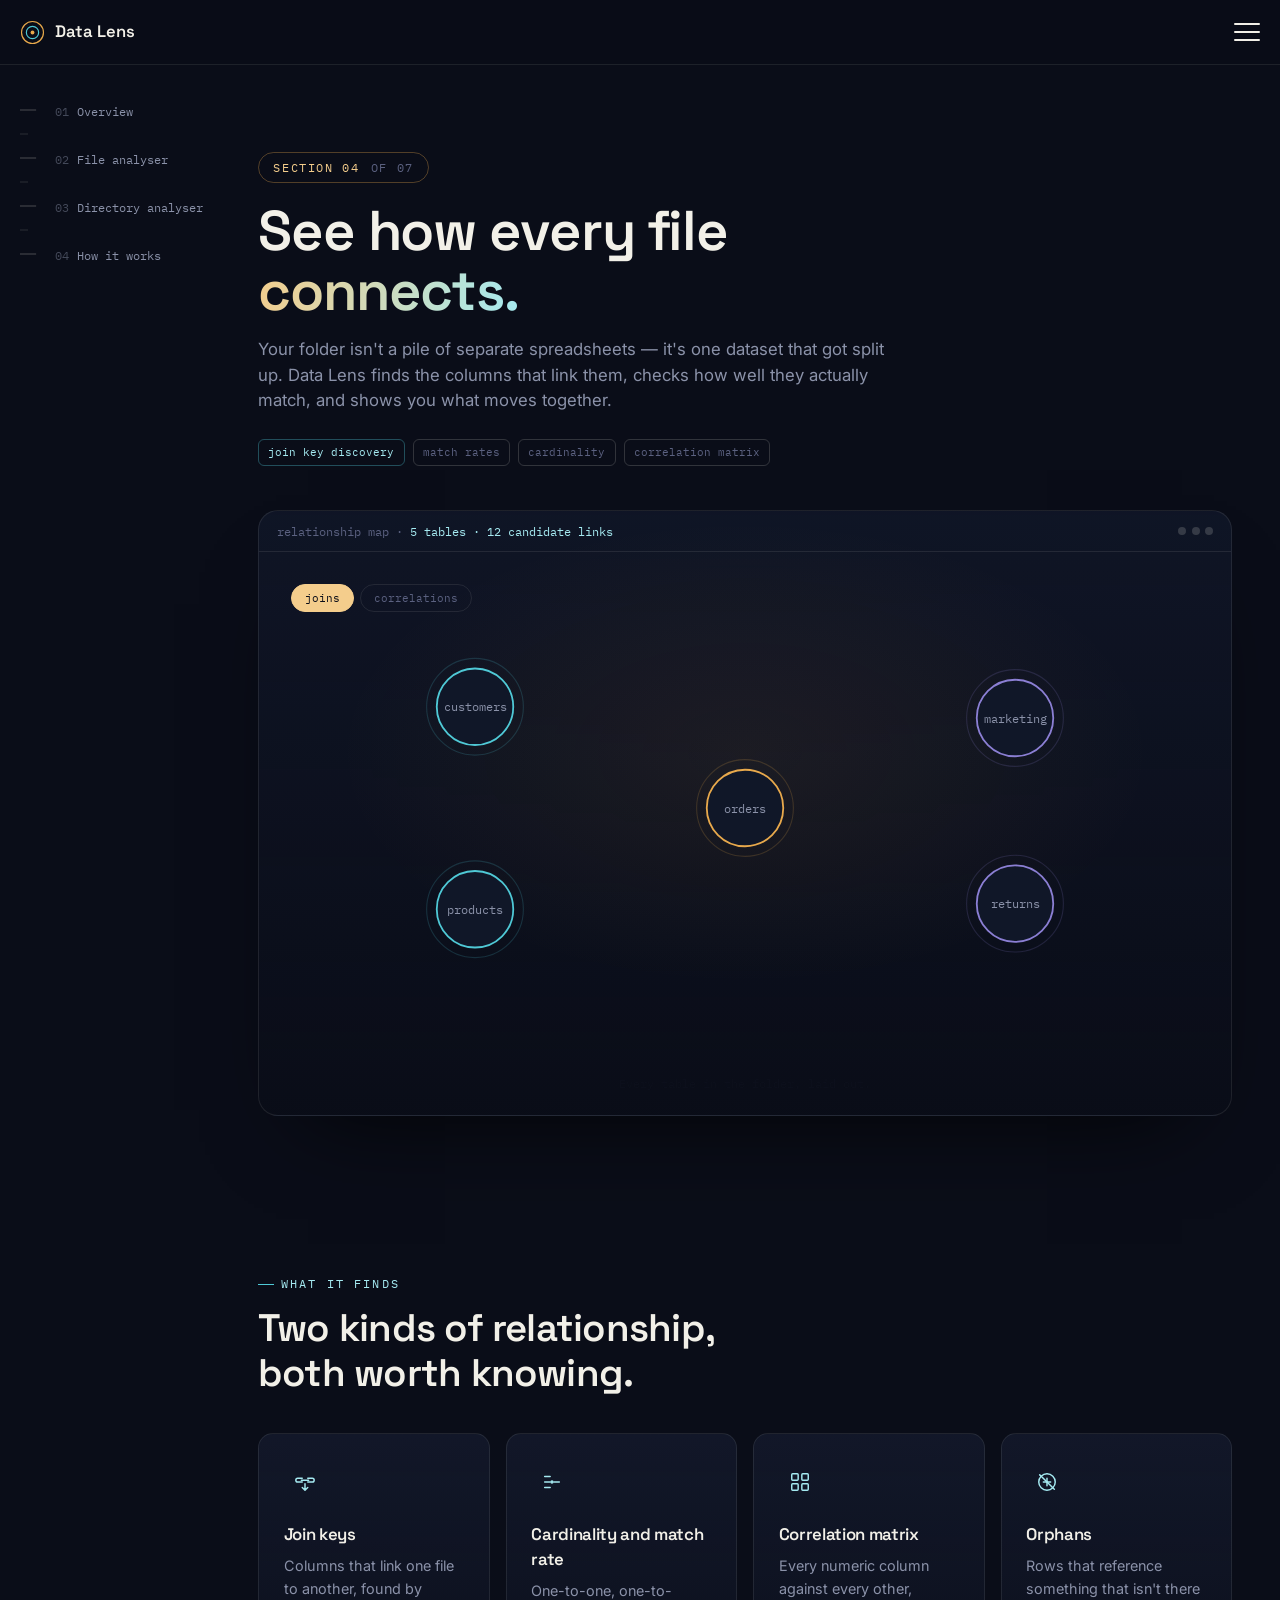
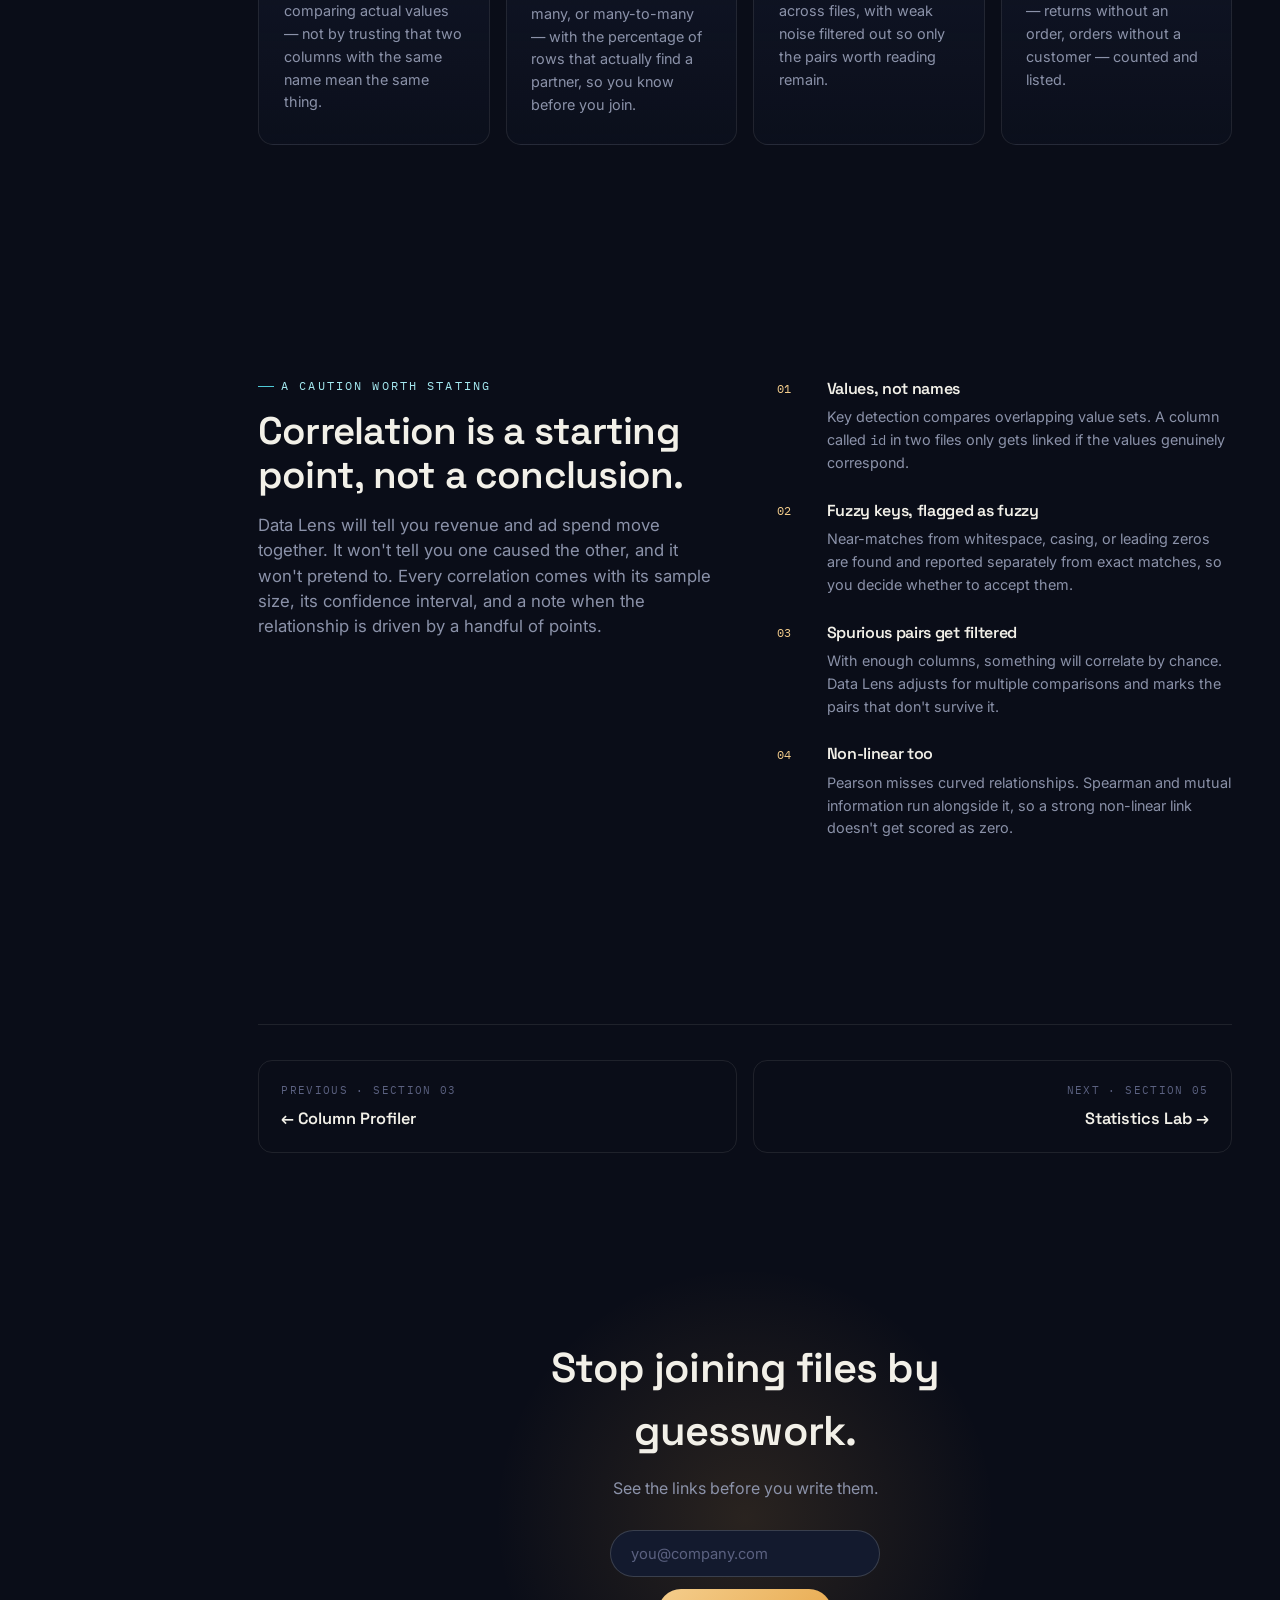
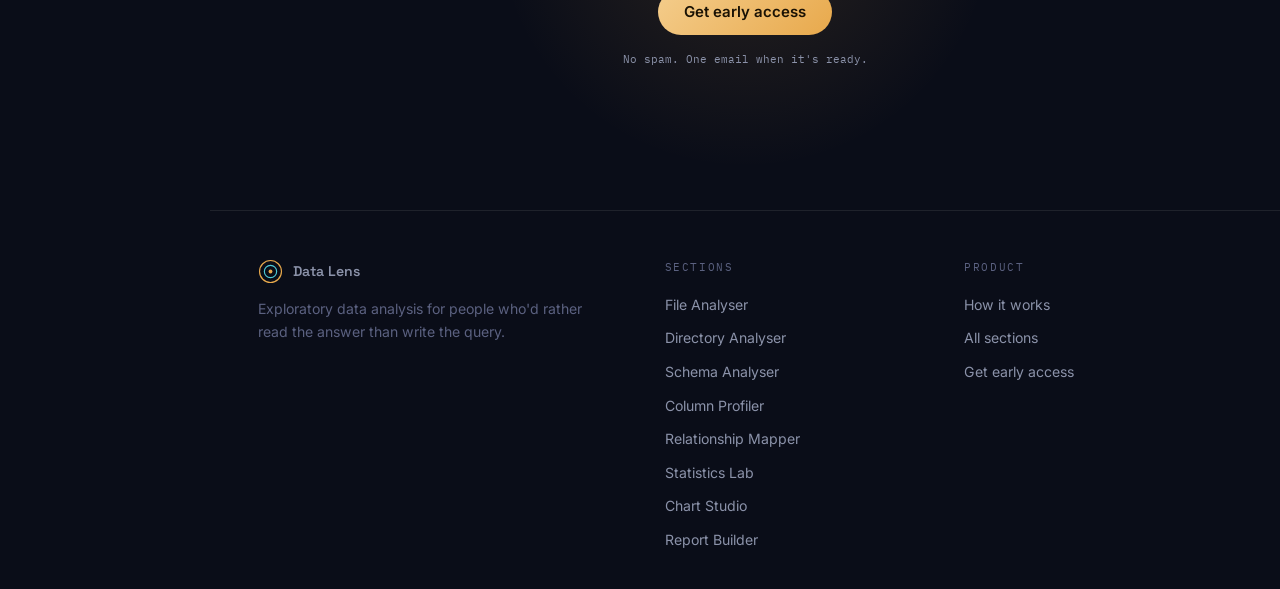
<file: relationship-mapper.html>
<!DOCTYPE html>
<html lang="en">
<head>
<script>(function(){try{var t=localStorage.getItem("dl-theme");if(t==="light")document.documentElement.setAttribute("data-theme","light");}catch(e){}})();</script>
<meta charset="UTF-8">
<meta name="viewport" content="width=device-width, initial-scale=1.0">
<title>Relationship Mapper — Data Lens</title>
<meta name="description" content="Join keys, match rates, cardinality, and correlations across your whole folder — drawn as a map you can read at a glance.">
<link rel="preconnect" href="https://fonts.googleapis.com">
<link rel="preconnect" href="https://fonts.gstatic.com" crossorigin>
<link href="https://fonts.googleapis.com/css2?family=Space+Grotesk:wght@500;600;700&amp;family=Inter:wght@400;500;600;700&amp;family=IBM+Plex+Mono:wght@400;500&amp;display=swap" rel="stylesheet">
<link rel="stylesheet" href="assets/styles.css">
<style>
.mapstage{position:relative}
.maptabs{display:flex;gap:.4rem;margin-bottom:1rem}
.maptab{font-family:var(--mono);font-size:.7rem;color:var(--dim);border:1px solid var(--line);
  border-radius:999px;padding:.3rem .8rem;transition:color .35s,border-color .35s,background .35s}
.maptab.is-on{color:var(--bg);background:var(--amber-soft);border-color:var(--amber-soft)}
.panes{position:relative;height:clamp(270px,33vw,360px)}
.panes .stg-svg{width:100%;height:100%}
.pane{position:absolute;inset:0;opacity:0}
.pane--on{opacity:1}


.findings{display:flex;flex-wrap:wrap;gap:.5rem;margin-top:1rem;justify-content:center}
.findings .pill{opacity:0}
</style>
</head>
<body data-page="relationship-mapper">

<nav class="nav">
  <div class="nav__in">
    <a class="logo" href="index.html">
      <svg viewBox="0 0 26 26" fill="none"><circle cx="13" cy="13" r="11.4" stroke="#e8a94c" stroke-width="1.2"/><circle cx="13" cy="13" r="6.4" stroke="#4fc9d6" stroke-width="1.2"/><circle cx="13" cy="13" r="2" fill="#e8a94c"/></svg>
      Data Lens
    </a>
    <button class="nav__burger" id="navBurger" aria-expanded="false" aria-label="All sections"><span></span><span></span><span></span></button>
  </div>
  <div class="nav__panel" id="navPanel"></div>
</nav>

<header class="phero">
  <div class="container">
    <span class="phero__badge">Section 04 <em>of 07</em></span>
    <h1>See how every file <em>connects.</em></h1>
    <p class="phero__sub">Your folder isn't a pile of separate spreadsheets — it's one dataset that got split up. Data Lens finds the columns that link them, checks how well they actually match, and shows you what moves together.</p>
    <div class="phero__meta">
      <span class="chip chip--on">join key discovery</span>
      <span class="chip">match rates</span>
      <span class="chip">cardinality</span>
      <span class="chip">correlation matrix</span>
    </div>

    <div class="stage" id="stage">
      <div class="stage__bar">
        <span>relationship map · <b>5 tables · 12 candidate links</b></span>
        <span class="stage__dots"><i></i><i></i><i></i></span>
      </div>
      <div class="stage__body mapstage">
        <div class="maptabs">
          <span class="maptab is-on" id="tabA">joins</span>
          <span class="maptab" id="tabB">correlations</span>
        </div>
        <div class="panes">
          <div class="pane pane--on" id="paneA"><svg class="stg-svg" id="graph" viewBox="0 0 720 320" preserveAspectRatio="xMidYMid meet"></svg></div>
          <div class="pane" id="paneB"><svg class="stg-svg" id="heat" viewBox="0 0 620 350" preserveAspectRatio="xMidYMid meet"></svg></div>
        </div>
        <div class="findings">
          <span class="pill" data-find><i></i>orders → customers · 1:many · 99.8% matched</span>
          <span class="pill pill--amber" data-find><i></i>returns → orders · 3 orphan rows</span>
          <span class="pill pill--green" data-find><i></i>revenue ~ ad_spend · r = 0.82</span>
        </div>
      </div>
      <div class="stage__cap" id="cap"></div>
    </div>
  </div>
</header>

<section class="section">
  <div class="container">
    <span class="eyebrow">What it finds</span>
    <h2 class="h2" style="max-width:32rem">Two kinds of relationship, both worth knowing.</h2>
    <div class="grid grid-4" style="margin-top:2.4rem">
      <div class="card" data-reveal>
        <div class="ficon"><svg viewBox="0 0 24 24"><path d="M9 12H4a2 2 0 0 1 0-4h5M15 12h5a2 2 0 0 0 0-4h-5"/><path d="M8 10h8"/><path d="M12 14v6M9 18l3 3 3-3"/></svg></div>
        <h3>Join keys</h3>
        <p>Columns that link one file to another, found by comparing actual values — not by trusting that two columns with the same name mean the same thing.</p>
      </div>
      <div class="card" data-reveal>
        <div class="ficon"><svg viewBox="0 0 24 24"><path d="M4 6h6M4 12h6M4 18h6"/><path d="M14 12h6"/><circle cx="12" cy="12" r="1"/></svg></div>
        <h3>Cardinality and match rate</h3>
        <p>One-to-one, one-to-many, or many-to-many — with the percentage of rows that actually find a partner, so you know before you join.</p>
      </div>
      <div class="card" data-reveal>
        <div class="ficon"><svg viewBox="0 0 24 24"><rect x="3" y="3" width="7" height="7" rx="1"/><rect x="14" y="3" width="7" height="7" rx="1"/><rect x="3" y="14" width="7" height="7" rx="1"/><rect x="14" y="14" width="7" height="7" rx="1"/></svg></div>
        <h3>Correlation matrix</h3>
        <p>Every numeric column against every other, across files, with weak noise filtered out so only the pairs worth reading remain.</p>
      </div>
      <div class="card" data-reveal>
        <div class="ficon"><svg viewBox="0 0 24 24"><circle cx="12" cy="12" r="9"/><path d="M8 12h8M12 8v8"/><path d="M4 4l16 16"/></svg></div>
        <h3>Orphans</h3>
        <p>Rows that reference something that isn't there — returns without an order, orders without a customer — counted and listed.</p>
      </div>
    </div>
  </div>
</section>

<section class="section">
  <div class="container detail">
    <div>
      <span class="eyebrow">A caution worth stating</span>
      <h2 class="h2">Correlation is a starting point, not a conclusion.</h2>
      <p class="lead">Data Lens will tell you revenue and ad spend move together. It won't tell you one caused the other, and it won't pretend to. Every correlation comes with its sample size, its confidence interval, and a note when the relationship is driven by a handful of points.</p>
    </div>
    <div class="dlist">
      <div class="dlist__item" data-reveal><span class="dlist__k">01</span><div>
        <h4>Values, not names</h4><p>Key detection compares overlapping value sets. A column called <span class="mono">id</span> in two files only gets linked if the values genuinely correspond.</p></div></div>
      <div class="dlist__item" data-reveal><span class="dlist__k">02</span><div>
        <h4>Fuzzy keys, flagged as fuzzy</h4><p>Near-matches from whitespace, casing, or leading zeros are found and reported separately from exact matches, so you decide whether to accept them.</p></div></div>
      <div class="dlist__item" data-reveal><span class="dlist__k">03</span><div>
        <h4>Spurious pairs get filtered</h4><p>With enough columns, something will correlate by chance. Data Lens adjusts for multiple comparisons and marks the pairs that don't survive it.</p></div></div>
      <div class="dlist__item" data-reveal><span class="dlist__k">04</span><div>
        <h4>Non-linear too</h4><p>Pearson misses curved relationships. Spearman and mutual information run alongside it, so a strong non-linear link doesn't get scored as zero.</p></div></div>
    </div>
  </div>
</section>

<section class="section section--tight">
  <div class="container">
    <div class="pn">
      <a href="column-profiler.html"><small>Previous · Section 03</small><b>← Column Profiler</b></a>
      <a href="statistics-lab.html" class="pn--next"><small>Next · Section 05</small><b>Statistics Lab →</b></a>
    </div>
  </div>
</section>

<section class="section cta">
  <div class="cta__glow"></div>
  <div class="container cta__in">
    <h2>Stop joining files by guesswork.</h2>
    <p class="muted">See the links before you write them.</p>
    <form class="cta__form" data-waitlist>
      <input type="email" placeholder="you@company.com" required aria-label="Email address">
      <button type="submit" class="btn btn-primary">Get early access</button>
    </form>
    <p class="cta__note">No spam. One email when it's ready.</p>
  </div>
</section>

<footer>
  <div class="container foot">
    <div>
      <a class="logo" href="index.html">
        <svg viewBox="0 0 26 26" fill="none"><circle cx="13" cy="13" r="11.4" stroke="#e8a94c" stroke-width="1.2"/><circle cx="13" cy="13" r="6.4" stroke="#4fc9d6" stroke-width="1.2"/><circle cx="13" cy="13" r="2" fill="#e8a94c"/></svg>
        Data Lens
      </a>
      <p class="foot__tag">Exploratory data analysis for people who'd rather read the answer than write the query.</p>
    </div>
    <div><h5>Sections</h5><ul id="footSections"></ul></div>
    <div><h5>Product</h5><ul>
      <li><a href="index.html#how">How it works</a></li>
      <li><a href="index.html#sections">All sections</a></li>
      <li><a href="index.html#access">Get early access</a></li>
    </ul></div>
  </div>
</footer>

<script src="assets/gsap.min.js"></script>
<script src="assets/site.js"></script>
<script>
(function(){
  var $=DL.$, $$=DL.$$;
  var g=$('#graph'), h=$('#heat');

  /* ---------- join graph ---------- */
  var NODES=[
    {id:'customers', x:120, y:70,  c:'#4fc9d6'},
    {id:'orders',    x:360, y:160, c:'#e8a94c'},
    {id:'products',  x:120, y:250, c:'#4fc9d6'},
    {id:'marketing', x:600, y:80,  c:'#8b7fd4'},
    {id:'returns',   x:600, y:245, c:'#8b7fd4'}
  ];
  var EDGES=[
    {a:0,b:1,label:'customer_id · 1:many · 99.8%',  kind:'ok'},
    {a:2,b:1,label:'sku · 1:many · 100%',            kind:'ok'},
    {a:1,b:3,label:'region + month · many:many',     kind:'soft'},
    {a:1,b:4,label:'order_id · 3 orphans',           kind:'warn'}
  ];

  var nodeEls=[], edgeEls=[], edgeLabs=[];

  function buildGraph(){
    DL.clear(g);
    var narrow = window.innerWidth < 780;
    var sx = narrow ? 0.56 : 1;
    g.setAttribute('viewBox', narrow ? '0 0 404 330' : '0 0 720 320');
    var eg=DL.svg('g',{},g), ng=DL.svg('g',{},g), lg=DL.svg('g',{},g);
    edgeEls=[]; edgeLabs=[]; nodeEls=[];

    EDGES.forEach(function(e){
      var A={x:NODES[e.a].x*sx,y:NODES[e.a].y}, B={x:NODES[e.b].x*sx,y:NODES[e.b].y};
      var mx=(A.x+B.x)/2, my=(A.y+B.y)/2 - 26;
      var col = e.kind==='warn' ? '#e08a8a' : (e.kind==='soft' ? '#8b7fd4' : '#4fc9d6');
      var p=DL.svg('path',{
        d:'M '+A.x+' '+A.y+' Q '+mx+' '+my+' '+B.x+' '+B.y,
        fill:'none', stroke:col, 'stroke-width': e.kind==='soft'?1.3:1.9,
        opacity:.75, 'stroke-linecap':'round'
      },eg);
      if(e.kind==='soft') p.setAttribute('stroke-dasharray','5 5');
      var len=p.getTotalLength();
      p.style.strokeDasharray = e.kind==='soft' ? '5 5' : len;
      p.style.strokeDashoffset = e.kind==='soft' ? 0 : len;
      p.setAttribute('data-len',len);
      p.setAttribute('data-kind',e.kind);
      edgeEls.push(p);

      if(narrow){ edgeLabs.push(DL.svg('g',{opacity:0},lg)); return; }
      var mid=p.getPointAtLength(len*.5);
      var lgg=DL.svg('g',{opacity:0},lg);
      var w=e.label.length*6.1+16;
      DL.svg('rect',{x:mid.x-w/2,y:mid.y-10,width:w,height:20,rx:10,
        fill:'#101728',stroke:'rgba(var(--fg-rgb),.14)'},lgg);
      var t=DL.svg('text',{x:mid.x,y:mid.y+3.6,'text-anchor':'middle','font-size':9.5,
        fill: e.kind==='warn'?'#e08a8a':'#8b92a9'},lgg);
      t.textContent=e.label;
      edgeLabs.push(lgg);
    });

    NODES.forEach(function(n){
      var nx=n.x*sx;
      var gg=DL.svg('g',{opacity:0},ng);
      DL.svg('circle',{cx:nx,cy:n.y,r:34,fill:'#101728',stroke:n.c,'stroke-width':1.6},gg);
      DL.svg('circle',{cx:nx,cy:n.y,r:43,fill:'none',stroke:n.c,'stroke-width':1,opacity:.18},gg);
      var t=DL.svg('text',{x:nx,y:n.y+4,'text-anchor':'middle','font-size':10.5,fill:'#f2f0e8'},gg);
      t.textContent=n.id;
      nodeEls.push(gg);
    });
  }

  /* ---------- correlation heatmap ---------- */
  var COLS=['revenue','units','ad_spend','clicks','discount','returns'];
  var M=[
    [1,   .93, .82, .74, -.31, .12],
    [.93, 1,   .77, .81, -.28, .18],
    [.82, .77, 1,   .95, -.06, .09],
    [.74, .81, .95, 1,   -.11, .14],
    [-.31,-.28,-.06,-.11, 1,   .46],
    [.12, .18, .09, .14, .46,  1  ]
  ];
  var cells=[];

  function buildHeat(){
    DL.clear(h);
    cells=[];
    var narrow = window.innerWidth < 780;
    var CS = narrow ? 40 : 44;
    var X0 = narrow ? 96 : 212, Y0 = narrow ? 54 : 58;
    h.setAttribute('viewBox', narrow ? '0 0 380 320' : '0 0 620 350');
    COLS.forEach(function(c,i){
      var t=DL.svg('text',{x:X0-10,y:Y0+i*CS+CS/2+3.5,'text-anchor':'end','font-size':9.5,fill:'#8b92a9'},h);
      t.textContent=c;
      var tx2=X0+i*CS+CS/2, ty2=Y0-12;
      var t2=DL.svg('text',{x:tx2,y:ty2,'text-anchor':'start','font-size':9.5,fill:'#8b92a9',
        transform:'rotate(-45 '+tx2+' '+ty2+')'},h);
      t2.textContent=c;
    });
    for(var r=0;r<COLS.length;r++){
      for(var c=0;c<COLS.length;c++){
        var v=M[r][c];
        var col = v>=0 ? '232,169,76' : '79,201,214';
        var rect=DL.svg('rect',{
          x:X0+c*CS+2, y:Y0+r*CS+2, width:CS-4, height:CS-4, rx:4,
          fill:'rgba('+col+','+(0.08+Math.abs(v)*0.78).toFixed(2)+')',
          stroke: Math.abs(v)>=.8 && r!==c ? 'rgba(232,169,76,.85)':'transparent',
          'stroke-width':1.2, opacity:0
        },h);
        var txt=DL.svg('text',{x:X0+c*CS+CS/2,y:Y0+r*CS+CS/2+3.5,'text-anchor':'middle',
          'font-size':9,fill: Math.abs(v)>.75 ? '#0a0d18' : '#d3d8ea', opacity:0},h);
        txt.textContent = r===c ? '1' : v.toFixed(2).replace('0.','.');
        cells.push({rect:rect,txt:txt,d:r+c});
      }
    }
  }

  buildGraph(); buildHeat();

  var paneA=$('#paneA'), paneB=$('#paneB'), tabA=$('#tabA'), tabB=$('#tabB'),
      finds=$$('[data-find]');

  function showPane(which){
    tabA.classList.toggle('is-on',which==='a');
    tabB.classList.toggle('is-on',which==='b');
  }

  DL.stage({
    root:'#stage', caption:'#cap',
    still:function(root,setCap){
      nodeEls.forEach(function(n){n.setAttribute('opacity',1);});
      edgeEls.forEach(function(e){e.style.strokeDashoffset=0;});
      edgeLabs.forEach(function(l){l.setAttribute('opacity',1);});
      cells.forEach(function(c){c.rect.setAttribute('opacity',1);c.txt.setAttribute('opacity',1);});
      finds.forEach(function(f){f.style.opacity=1;});
      paneA.style.opacity=1;
      setCap('5 tables linked · <b>1 join needs attention</b>');
    },
    build:function(tl,setCap){
      buildGraph(); buildHeat();
      tl.set(nodeEls,{opacity:0,scale:.6,transformOrigin:'center'})
        .set(edgeLabs,{opacity:0})
        .set(finds,{opacity:0,y:6})
        .set(paneA,{opacity:1}).set(paneB,{opacity:0})
        .call(function(){
          showPane('a');
          edgeEls.forEach(function(e){
            if(e.getAttribute('data-kind')==='soft'){ e.style.opacity=0; }
            else { e.style.strokeDashoffset=e.getAttribute('data-len'); }
          });
          cells.forEach(function(c){ c.rect.setAttribute('opacity',0); c.txt.setAttribute('opacity',0); });
        });

      /* 1 — tables appear */
      tl.call(setCap,['Every table in the folder, laid out.'],.1)
        .to(nodeEls,{opacity:1,scale:1,duration:.5,stagger:.16,ease:'back.out(1.6)'},.2);

      /* 2 — join keys draw */
      tl.call(setCap,['Data Lens compares values to find the columns that link them.'],1.5);
      edgeEls.forEach(function(e,i){
        var len=+e.getAttribute('data-len');
        if(e.getAttribute('data-kind')==='soft'){
          tl.to(e,{opacity:.75,duration:.5},1.6+i*.55);
        }else{
          tl.to(e,{strokeDashoffset:0,duration:.8,ease:'power2.inOut'},1.6+i*.55);
        }
        tl.to(edgeLabs[i],{opacity:1,duration:.35},2.1+i*.55);
      });

      /* 3 — the warning */
      tl.call(setCap,['Including the one where three rows have nothing to match.'],4.4)
        .fromTo(edgeEls[3],{opacity:.75},{opacity:1,duration:.45,yoyo:true,repeat:3},4.5);

      /* 4 — switch to correlations */
      tl.call(setCap,['Then every numeric column, against every other.'],6.4)
        .call(function(){ showPane('b'); },null,6.4)
        .to(paneA,{opacity:0,duration:.5},6.4)
        .to(paneB,{opacity:1,duration:.5},6.6);

      cells.forEach(function(c){
        tl.to([c.rect,c.txt],{opacity:1,duration:.3,ease:'power2.out'},7.0+c.d*.075);
      });

      /* 5 — findings */
      tl.call(setCap,['The strong pairs get outlined. The noise gets filtered out.'],9.4)
        .to(finds,{opacity:1,y:0,duration:.45,stagger:.3,ease:'power2.out'},9.5);

      tl.call(setCap,['5 tables linked · <b>1 join needs attention</b>'],11.6)
        .to({},{duration:2.2},11.6);
    }
  });
})();
</script>
</body>
</html>
</file>
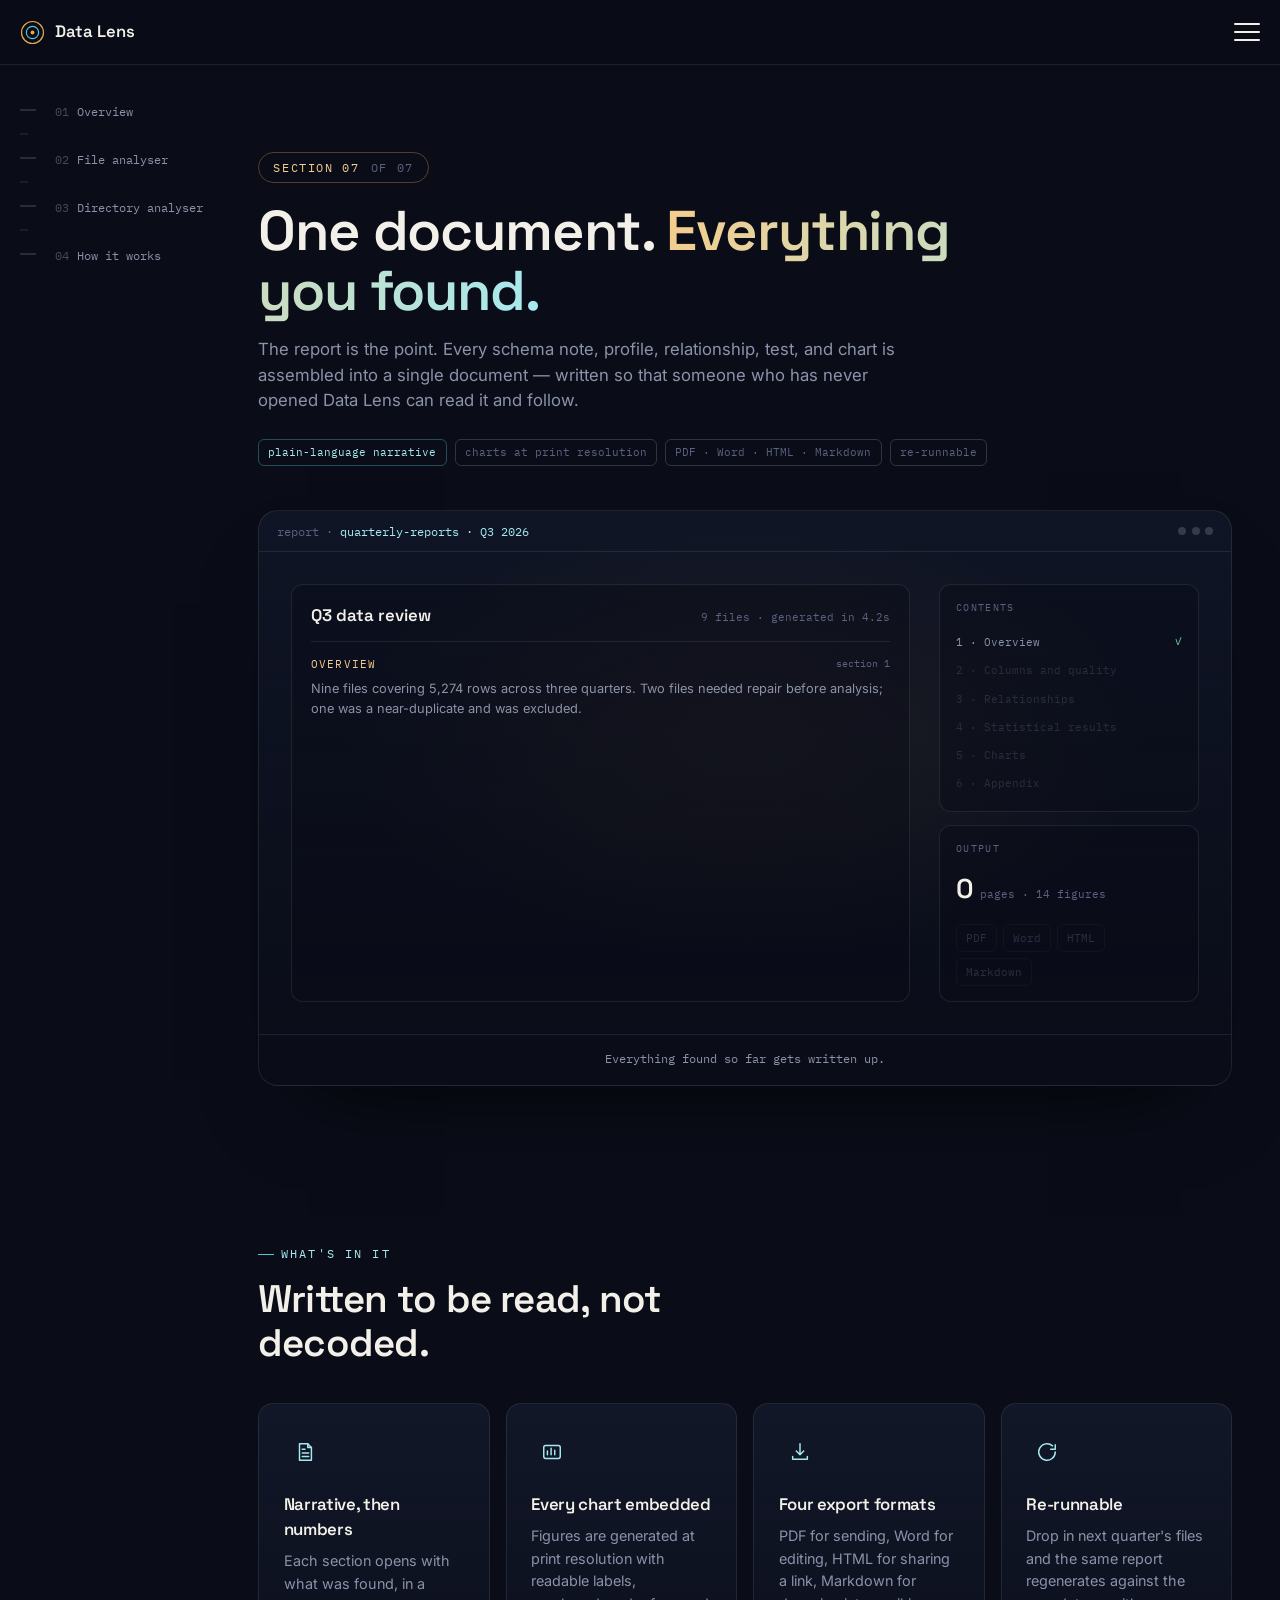
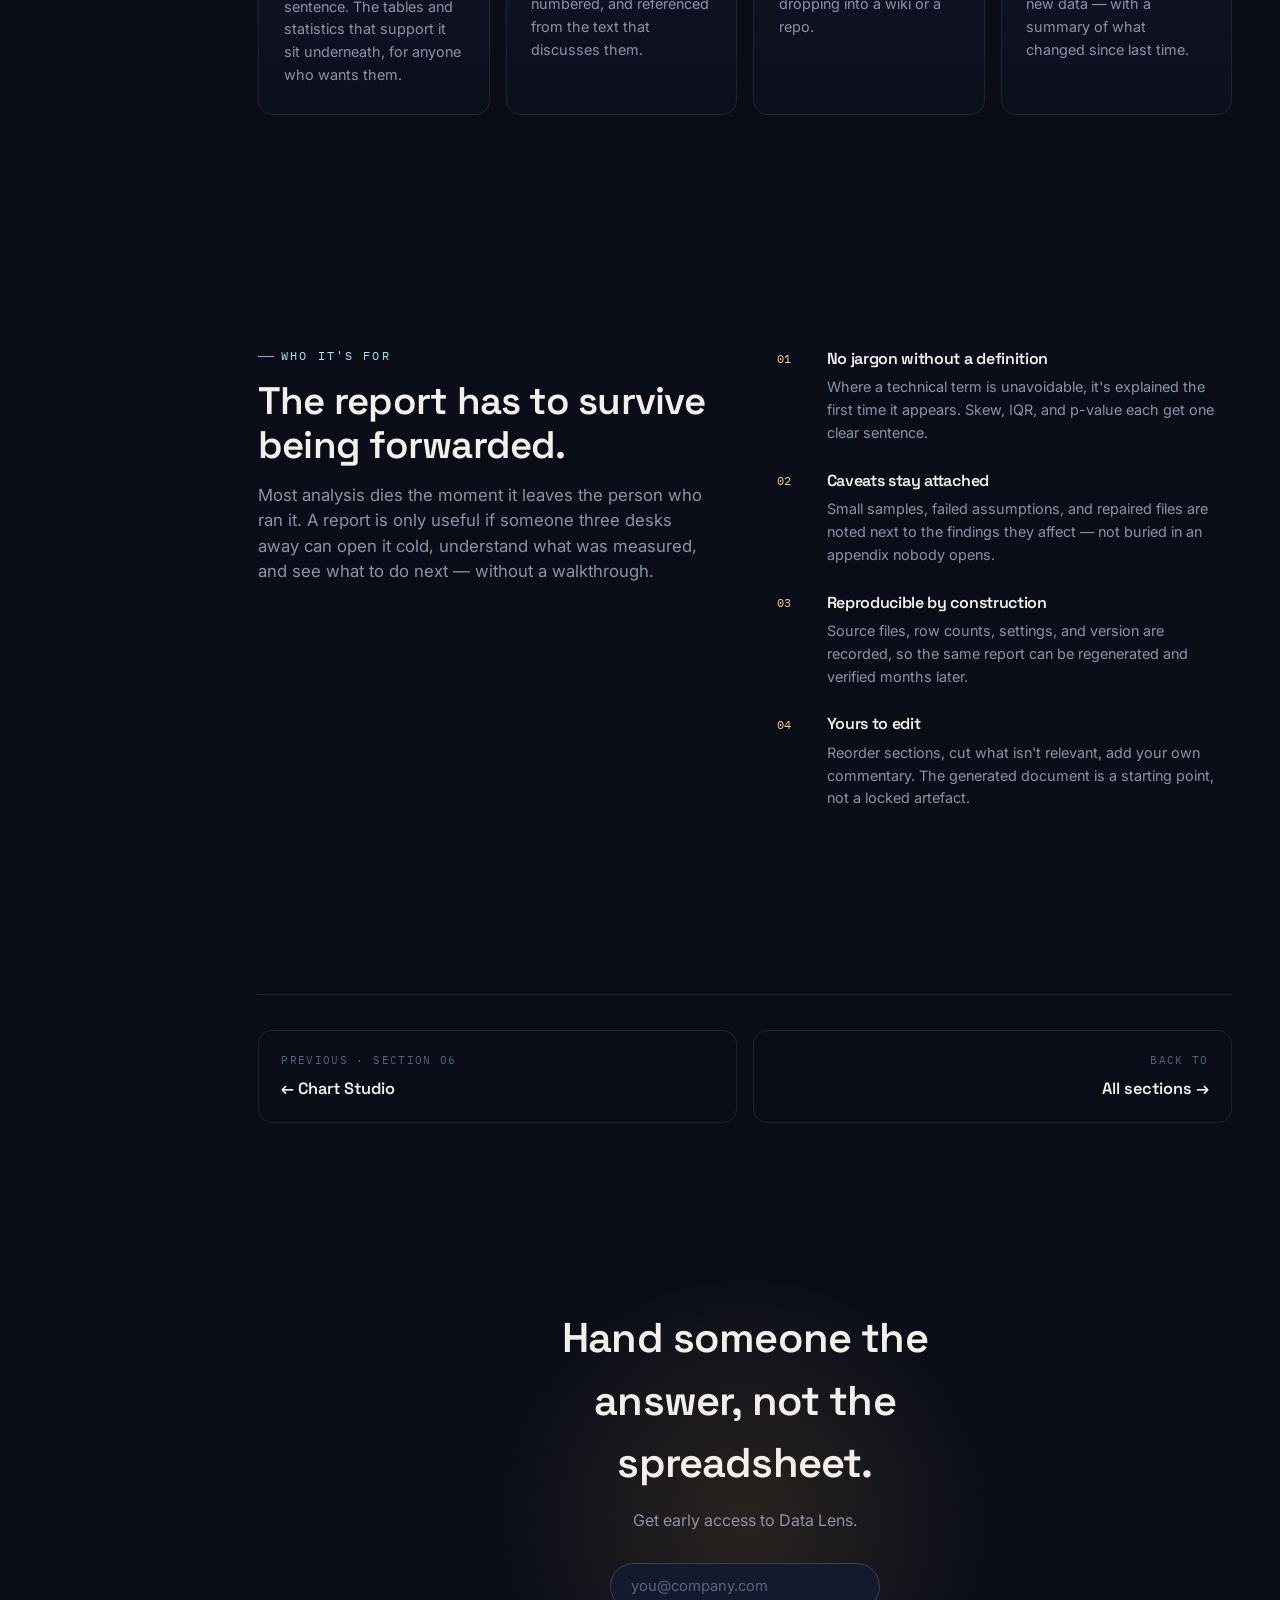
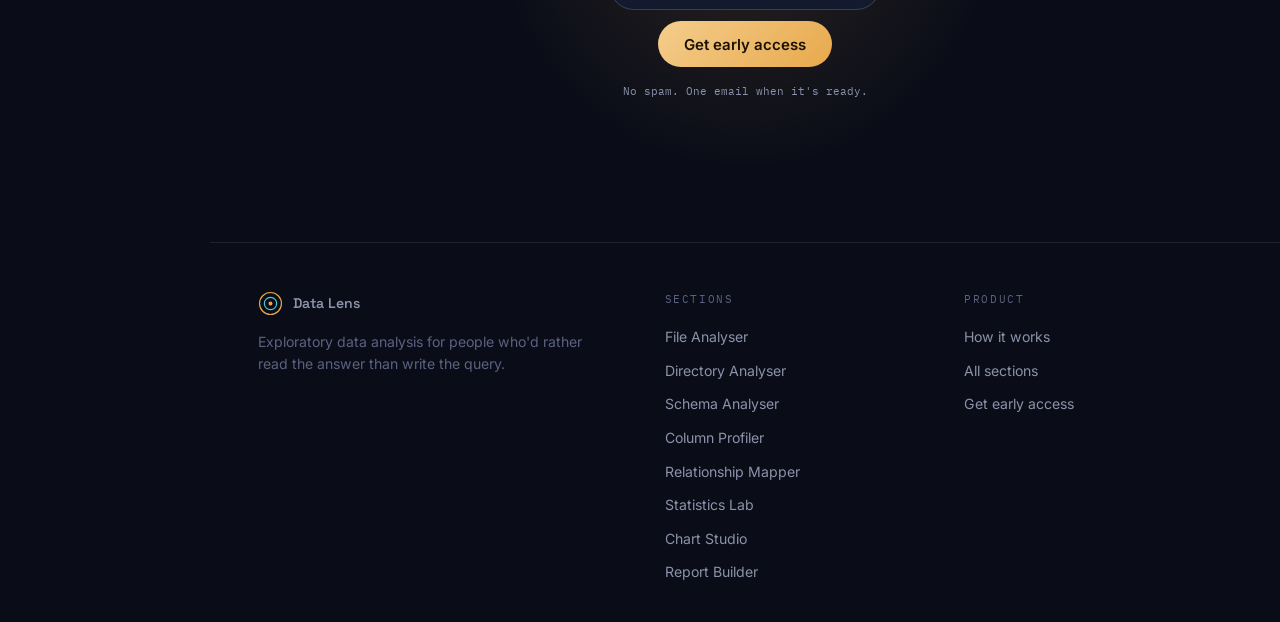
<file: report-builder.html>
<!DOCTYPE html>
<html lang="en">
<head>
<script>(function(){try{var t=localStorage.getItem("dl-theme");if(t==="light")document.documentElement.setAttribute("data-theme","light");}catch(e){}})();</script>
<meta charset="UTF-8">
<meta name="viewport" content="width=device-width, initial-scale=1.0">
<title>Report Builder — Data Lens</title>
<meta name="description" content="Every finding, chart, and statistic compiled into one plain-language report you can read, share, export, and re-run next quarter.">
<link rel="preconnect" href="https://fonts.googleapis.com">
<link rel="preconnect" href="https://fonts.gstatic.com" crossorigin>
<link href="https://fonts.googleapis.com/css2?family=Space+Grotesk:wght@500;600;700&amp;family=Inter:wght@400;500;600;700&amp;family=IBM+Plex+Mono:wght@400;500&amp;display=swap" rel="stylesheet">
<link rel="stylesheet" href="assets/styles.css">
<style>
.rb{display:grid;grid-template-columns:1fr 260px;gap:clamp(1rem,3vw,1.8rem)}
@media(max-width:820px){.rb{grid-template-columns:1fr}}

.doc{position:relative;border:1px solid var(--line);border-radius:12px;background:rgba(var(--bg-rgb),.45);
  padding:1.1rem 1.2rem;min-height:340px;overflow:hidden}
.doc__head{display:flex;align-items:baseline;justify-content:space-between;gap:1rem;
  padding-bottom:.8rem;margin-bottom:.9rem;border-bottom:1px solid var(--line);opacity:0}
.doc__title{font-family:var(--display);font-size:1.05rem;font-weight:600}
.doc__sub{font-family:var(--mono);font-size:.66rem;color:var(--dim)}

.dsec{opacity:0;margin-bottom:.85rem}
.dsec__h{display:flex;align-items:center;gap:.5rem;font-family:var(--mono);font-size:.68rem;
  letter-spacing:.1em;text-transform:uppercase;color:var(--amber-soft);margin-bottom:.45rem}
.dsec__h em{font-style:normal;color:var(--dim);letter-spacing:0;text-transform:none;margin-left:auto;font-size:.64rem}
.dsec p{font-size:.8rem;color:var(--muted);line-height:1.55}
.dfig{display:flex;align-items:flex-end;gap:4px;height:52px;margin-top:.55rem;
  padding:.5rem;border:1px solid var(--line);border-radius:8px;background:rgba(255,255,255,.02)}
.dfig i{flex:1;background:linear-gradient(180deg,rgba(165,234,241,.8),rgba(79,201,214,.45));
  border-radius:2px 2px 0 0;height:8%;font-style:normal}

.rbside{display:flex;flex-direction:column;gap:.8rem}
.sbox{border:1px solid var(--line);border-radius:12px;padding:.95rem 1rem;background:rgba(var(--bg-rgb),.45)}
.sbox__h{font-family:var(--mono);font-size:.64rem;letter-spacing:.13em;text-transform:uppercase;color:var(--dim);margin-bottom:.8rem}
.toc{display:flex;flex-direction:column;gap:.1rem}
.toc__i{display:flex;align-items:center;gap:.5rem;font-family:var(--mono);font-size:.71rem;color:var(--dim);
  padding:.3rem 0;opacity:.35;transition:color .35s,opacity .35s}
.toc__i.is-done{opacity:1;color:var(--muted)}
.toc__i b{margin-left:auto;font-weight:400;color:var(--green);opacity:0;font-size:.7rem}
.toc__i.is-done b{opacity:1}

.exp{display:flex;flex-wrap:wrap;gap:.4rem}
.exp span{font-family:var(--mono);font-size:.68rem;color:var(--dim);border:1px solid var(--line);
  border-radius:6px;padding:.3rem .55rem;opacity:.4;transition:all .4s}
.exp span.is-on{opacity:1;color:var(--amber-soft);border-color:rgba(232,169,76,.4)}
.pcount{font-family:var(--display);font-size:1.7rem;font-weight:600}
.pcount small{font-family:var(--mono);font-size:.66rem;color:var(--dim);font-weight:400;margin-left:.35rem}
</style>
</head>
<body data-page="report-builder">

<nav class="nav">
  <div class="nav__in">
    <a class="logo" href="index.html">
      <svg viewBox="0 0 26 26" fill="none"><circle cx="13" cy="13" r="11.4" stroke="#e8a94c" stroke-width="1.2"/><circle cx="13" cy="13" r="6.4" stroke="#4fc9d6" stroke-width="1.2"/><circle cx="13" cy="13" r="2" fill="#e8a94c"/></svg>
      Data Lens
    </a>
    <button class="nav__burger" id="navBurger" aria-expanded="false" aria-label="All sections"><span></span><span></span><span></span></button>
  </div>
  <div class="nav__panel" id="navPanel"></div>
</nav>

<header class="phero">
  <div class="container">
    <span class="phero__badge">Section 07 <em>of 07</em></span>
    <h1>One document. <em>Everything you found.</em></h1>
    <p class="phero__sub">The report is the point. Every schema note, profile, relationship, test, and chart is assembled into a single document — written so that someone who has never opened Data Lens can read it and follow.</p>
    <div class="phero__meta">
      <span class="chip chip--on">plain-language narrative</span>
      <span class="chip">charts at print resolution</span>
      <span class="chip">PDF · Word · HTML · Markdown</span>
      <span class="chip">re-runnable</span>
    </div>

    <div class="stage" id="stage">
      <div class="stage__bar">
        <span>report · <b>quarterly-reports · Q3 2026</b></span>
        <span class="stage__dots"><i></i><i></i><i></i></span>
      </div>
      <div class="stage__body">
        <div class="rb">
          <div class="doc" id="doc">
            <div class="doc__head" id="docHead">
              <span class="doc__title">Q3 data review</span>
              <span class="doc__sub">9 files · generated in 4.2s</span>
            </div>

            <div class="dsec" data-sec>
              <div class="dsec__h">Overview <em>section 1</em></div>
              <p>Nine files covering 5,274 rows across three quarters. Two files needed repair before analysis; one was a near-duplicate and was excluded.</p>
            </div>

            <div class="dsec" data-sec>
              <div class="dsec__h">Columns and quality <em>section 2</em></div>
              <p>47 columns typed. <span class="mono">order_date</span> was stored as text in one file and has been parsed. Revenue is right-skewed with three high outliers.</p>
              <div class="dfig" data-fig><i></i><i></i><i></i><i></i><i></i><i></i><i></i><i></i><i></i><i></i></div>
            </div>

            <div class="dsec" data-sec>
              <div class="dsec__h">Relationships <em>section 3</em></div>
              <p>Five tables link on four keys. Revenue and ad spend move together strongly (r = 0.82, n = 1,248). Three returns reference orders that do not exist.</p>
            </div>
          </div>

          <div class="rbside">
            <div class="sbox">
              <div class="sbox__h">Contents</div>
              <div class="toc">
                <div class="toc__i" data-toc>1 · Overview<b>✓</b></div>
                <div class="toc__i" data-toc>2 · Columns and quality<b>✓</b></div>
                <div class="toc__i" data-toc>3 · Relationships<b>✓</b></div>
                <div class="toc__i" data-toc>4 · Statistical results<b>✓</b></div>
                <div class="toc__i" data-toc>5 · Charts<b>✓</b></div>
                <div class="toc__i" data-toc>6 · Appendix<b>✓</b></div>
              </div>
            </div>
            <div class="sbox">
              <div class="sbox__h">Output</div>
              <div class="pcount"><span data-pages>0</span><small>pages · 14 figures</small></div>
              <div class="exp" style="margin-top:.85rem">
                <span data-exp>PDF</span><span data-exp>Word</span><span data-exp>HTML</span><span data-exp>Markdown</span>
              </div>
            </div>
          </div>
        </div>
      </div>
      <div class="stage__cap" id="cap"></div>
    </div>
  </div>
</header>

<section class="section">
  <div class="container">
    <span class="eyebrow">What's in it</span>
    <h2 class="h2" style="max-width:32rem">Written to be read, not decoded.</h2>
    <div class="grid grid-4" style="margin-top:2.4rem">
      <div class="card" data-reveal>
        <div class="ficon"><svg viewBox="0 0 24 24"><path d="M6 3h9l4 4v14H6z"/><path d="M15 3v4h4M9 13h7M9 17h7M9 9h3"/></svg></div>
        <h3>Narrative, then numbers</h3>
        <p>Each section opens with what was found, in a sentence. The tables and statistics that support it sit underneath, for anyone who wants them.</p>
      </div>
      <div class="card" data-reveal>
        <div class="ficon"><svg viewBox="0 0 24 24"><rect x="3" y="5" width="18" height="14" rx="2"/><path d="M7 15V11M11 15V8M15 15v-5"/></svg></div>
        <h3>Every chart embedded</h3>
        <p>Figures are generated at print resolution with readable labels, numbered, and referenced from the text that discusses them.</p>
      </div>
      <div class="card" data-reveal>
        <div class="ficon"><svg viewBox="0 0 24 24"><path d="M12 3v12M8 11l4 4 4-4"/><path d="M4 17v3h16v-3"/></svg></div>
        <h3>Four export formats</h3>
        <p>PDF for sending, Word for editing, HTML for sharing a link, Markdown for dropping into a wiki or a repo.</p>
      </div>
      <div class="card" data-reveal>
        <div class="ficon"><svg viewBox="0 0 24 24"><path d="M21 12a9 9 0 1 1-3-6.7"/><path d="M21 4v5h-5"/></svg></div>
        <h3>Re-runnable</h3>
        <p>Drop in next quarter's files and the same report regenerates against the new data — with a summary of what changed since last time.</p>
      </div>
    </div>
  </div>
</section>

<section class="section">
  <div class="container detail">
    <div>
      <span class="eyebrow">Who it's for</span>
      <h2 class="h2">The report has to survive being forwarded.</h2>
      <p class="lead">Most analysis dies the moment it leaves the person who ran it. A report is only useful if someone three desks away can open it cold, understand what was measured, and see what to do next — without a walkthrough.</p>
    </div>
    <div class="dlist">
      <div class="dlist__item" data-reveal><span class="dlist__k">01</span><div>
        <h4>No jargon without a definition</h4><p>Where a technical term is unavoidable, it's explained the first time it appears. Skew, IQR, and p-value each get one clear sentence.</p></div></div>
      <div class="dlist__item" data-reveal><span class="dlist__k">02</span><div>
        <h4>Caveats stay attached</h4><p>Small samples, failed assumptions, and repaired files are noted next to the findings they affect — not buried in an appendix nobody opens.</p></div></div>
      <div class="dlist__item" data-reveal><span class="dlist__k">03</span><div>
        <h4>Reproducible by construction</h4><p>Source files, row counts, settings, and version are recorded, so the same report can be regenerated and verified months later.</p></div></div>
      <div class="dlist__item" data-reveal><span class="dlist__k">04</span><div>
        <h4>Yours to edit</h4><p>Reorder sections, cut what isn't relevant, add your own commentary. The generated document is a starting point, not a locked artefact.</p></div></div>
    </div>
  </div>
</section>

<section class="section section--tight">
  <div class="container">
    <div class="pn">
      <a href="chart-studio.html"><small>Previous · Section 06</small><b>← Chart Studio</b></a>
      <a href="index.html" class="pn--next"><small>Back to</small><b>All sections →</b></a>
    </div>
  </div>
</section>

<section class="section cta">
  <div class="cta__glow"></div>
  <div class="container cta__in">
    <h2>Hand someone the answer, not the spreadsheet.</h2>
    <p class="muted">Get early access to Data Lens.</p>
    <form class="cta__form" data-waitlist>
      <input type="email" placeholder="you@company.com" required aria-label="Email address">
      <button type="submit" class="btn btn-primary">Get early access</button>
    </form>
    <p class="cta__note">No spam. One email when it's ready.</p>
  </div>
</section>

<footer>
  <div class="container foot">
    <div>
      <a class="logo" href="index.html">
        <svg viewBox="0 0 26 26" fill="none"><circle cx="13" cy="13" r="11.4" stroke="#e8a94c" stroke-width="1.2"/><circle cx="13" cy="13" r="6.4" stroke="#4fc9d6" stroke-width="1.2"/><circle cx="13" cy="13" r="2" fill="#e8a94c"/></svg>
        Data Lens
      </a>
      <p class="foot__tag">Exploratory data analysis for people who'd rather read the answer than write the query.</p>
    </div>
    <div><h5>Sections</h5><ul id="footSections"></ul></div>
    <div><h5>Product</h5><ul>
      <li><a href="index.html#how">How it works</a></li>
      <li><a href="index.html#sections">All sections</a></li>
      <li><a href="index.html#access">Get early access</a></li>
    </ul></div>
  </div>
</footer>

<script src="assets/gsap.min.js"></script>
<script src="assets/site.js"></script>
<script>
(function(){
  var $=DL.$, $$=DL.$$;
  var head=$('#docHead'), secs=$$('[data-sec]'),
      figBars=$$('[data-fig] i'), tocs=$$('[data-toc]'), exps=$$('[data-exp]'),
      pages=$('[data-pages]');

  DL.stage({
    root:'#stage', caption:'#cap',
    still:function(root,setCap){
      head.style.opacity=1;
      secs.forEach(function(s){s.style.opacity=1;});
      $$('[data-sec] p').forEach(function(e){e.style.opacity=1;});
      figBars.forEach(function(b,i){ b.style.height=(24+((i*37)%68))+'%'; });
      tocs.forEach(function(t){t.classList.add('is-done');});
      exps.forEach(function(e){e.classList.add('is-on');});
      pages.textContent='18';
      setCap('18 pages · 14 figures · <b>ready to send</b>');
    },
    build:function(tl,setCap){
      tl.call(function(){
        head.style.opacity=0;
        secs.forEach(function(s){ gsap.set(s,{opacity:0,y:14}); });
        $$('[data-sec] p').forEach(function(e){ gsap.set(e,{opacity:0}); });
        figBars.forEach(function(b){ gsap.set(b,{height:'8%'}); });
        tocs.forEach(function(t){ t.classList.remove('is-done'); });
        exps.forEach(function(e){ e.classList.remove('is-on'); });
        pages.textContent='0';
      });

      /* 1 — the document starts */
      tl.call(setCap,['Everything found so far gets written up.'],.1)
        .to(head,{opacity:1,duration:.5,ease:'power2.out'},.2);

      /* 2 — sections drop in, one per finding */
      secs.forEach(function(s,i){
        var t=1.0+i*2.1;
        tl.to(s,{opacity:1,y:0,duration:.55,ease:'power3.out'},t)
          .to($$('p',s),{opacity:1,duration:.5,ease:'power2.out'},t+.3);
        tl.call(function(){ tocs[i].classList.add('is-done'); },null,t+.5);
      });

      tl.call(setCap,['Each section is a paragraph first, and a table second.'],2.0);

      /* 3 — a figure embeds itself */
      tl.call(setCap,['Charts are embedded where the text refers to them.'],4.2);
      figBars.forEach(function(b,i){
        tl.to(b,{height:(24+((i*37)%68))+'%',duration:.45,ease:'power2.out'},4.4+i*.07);
      });

      /* 4 — remaining contents tick through */
      tl.call(setCap,['The rest of the report writes itself the same way.'],7.2);
      [3,4,5].forEach(function(i,k){
        tl.call(function(){ tocs[i].classList.add('is-done'); },null,7.3+k*.5);
      });

      /* 5 — page count + exports */
      tl.call(function(){ DL.count(pages,18,{duration:1.2}); },null,8.9)
        .call(setCap,['Then it is yours, in whatever format you need.'],9.6);
      exps.forEach(function(e,i){
        tl.call(function(){ e.classList.add('is-on'); },null,9.7+i*.32);
      });

      tl.call(setCap,['18 pages · 14 figures · <b>ready to send</b>'],11.6)
        .to({},{duration:2.3},11.6);
    }
  });
})();
</script>
</body>
</html>
</file>
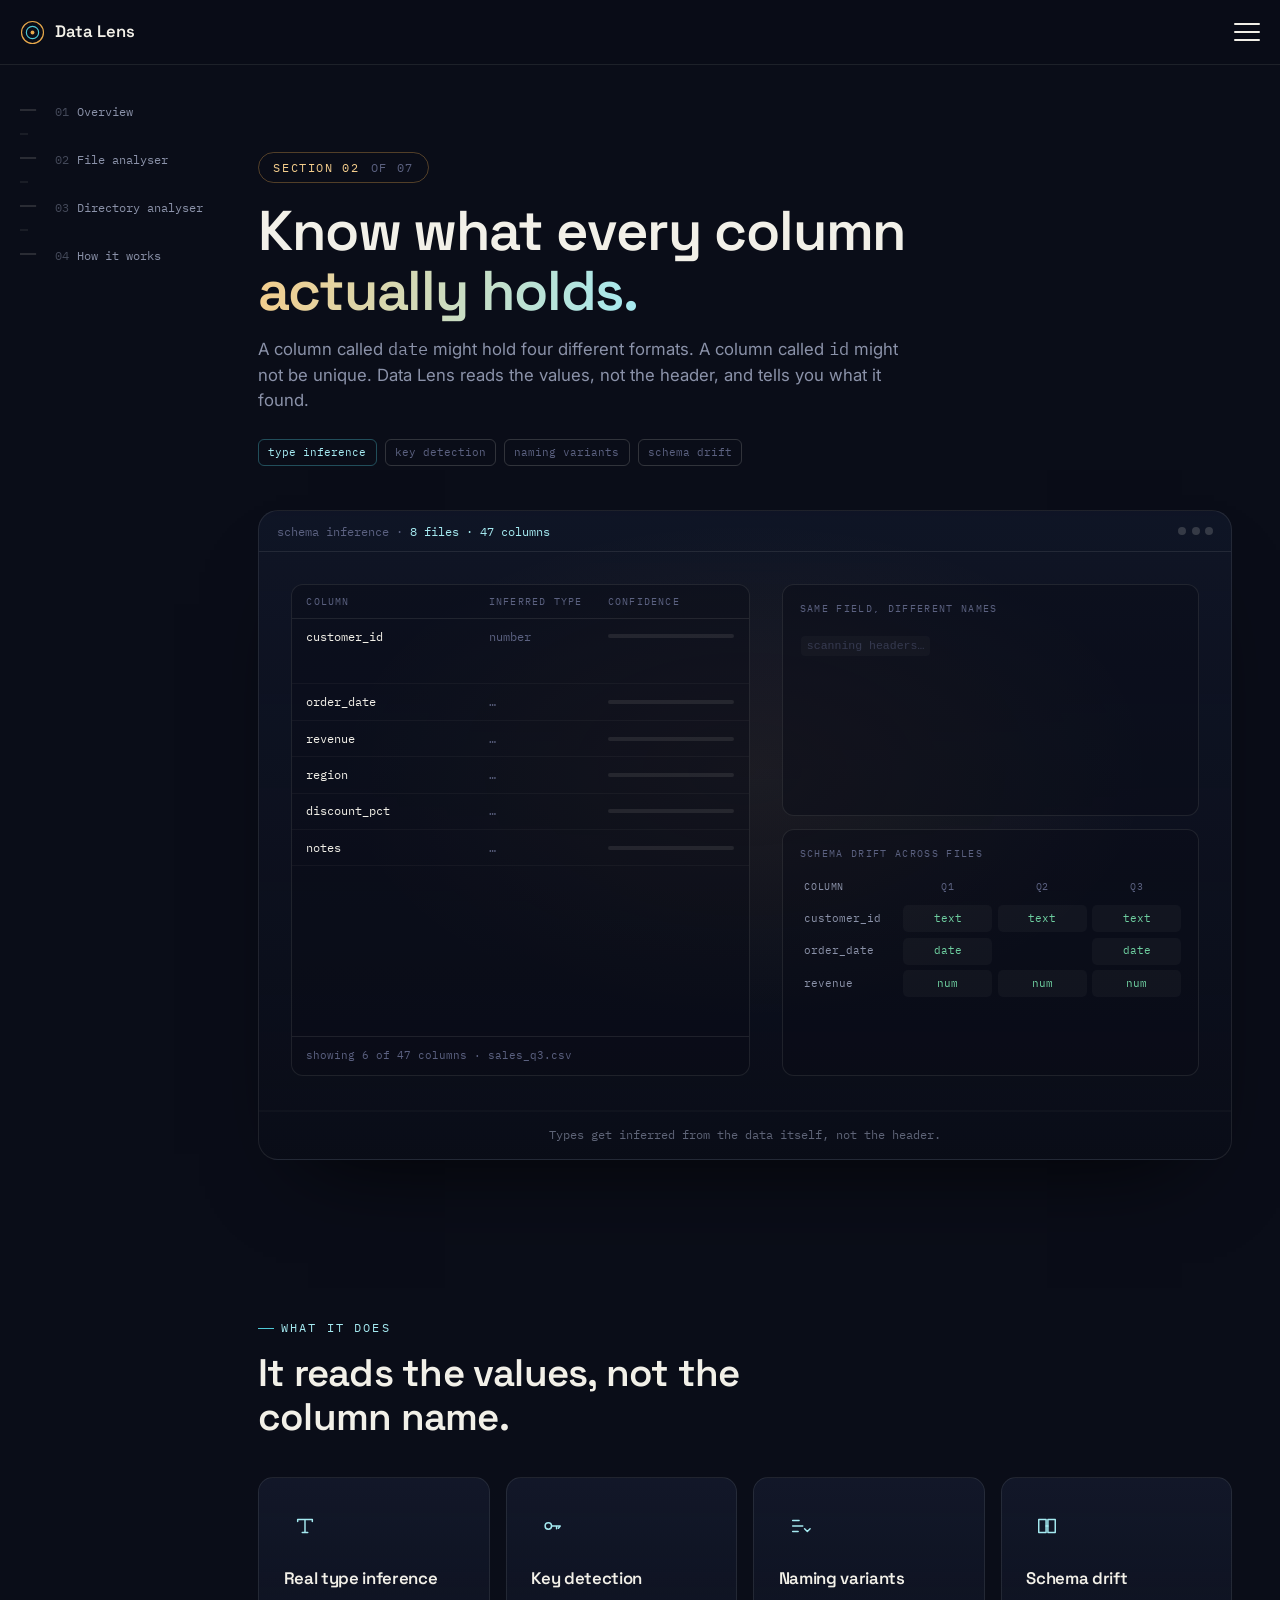
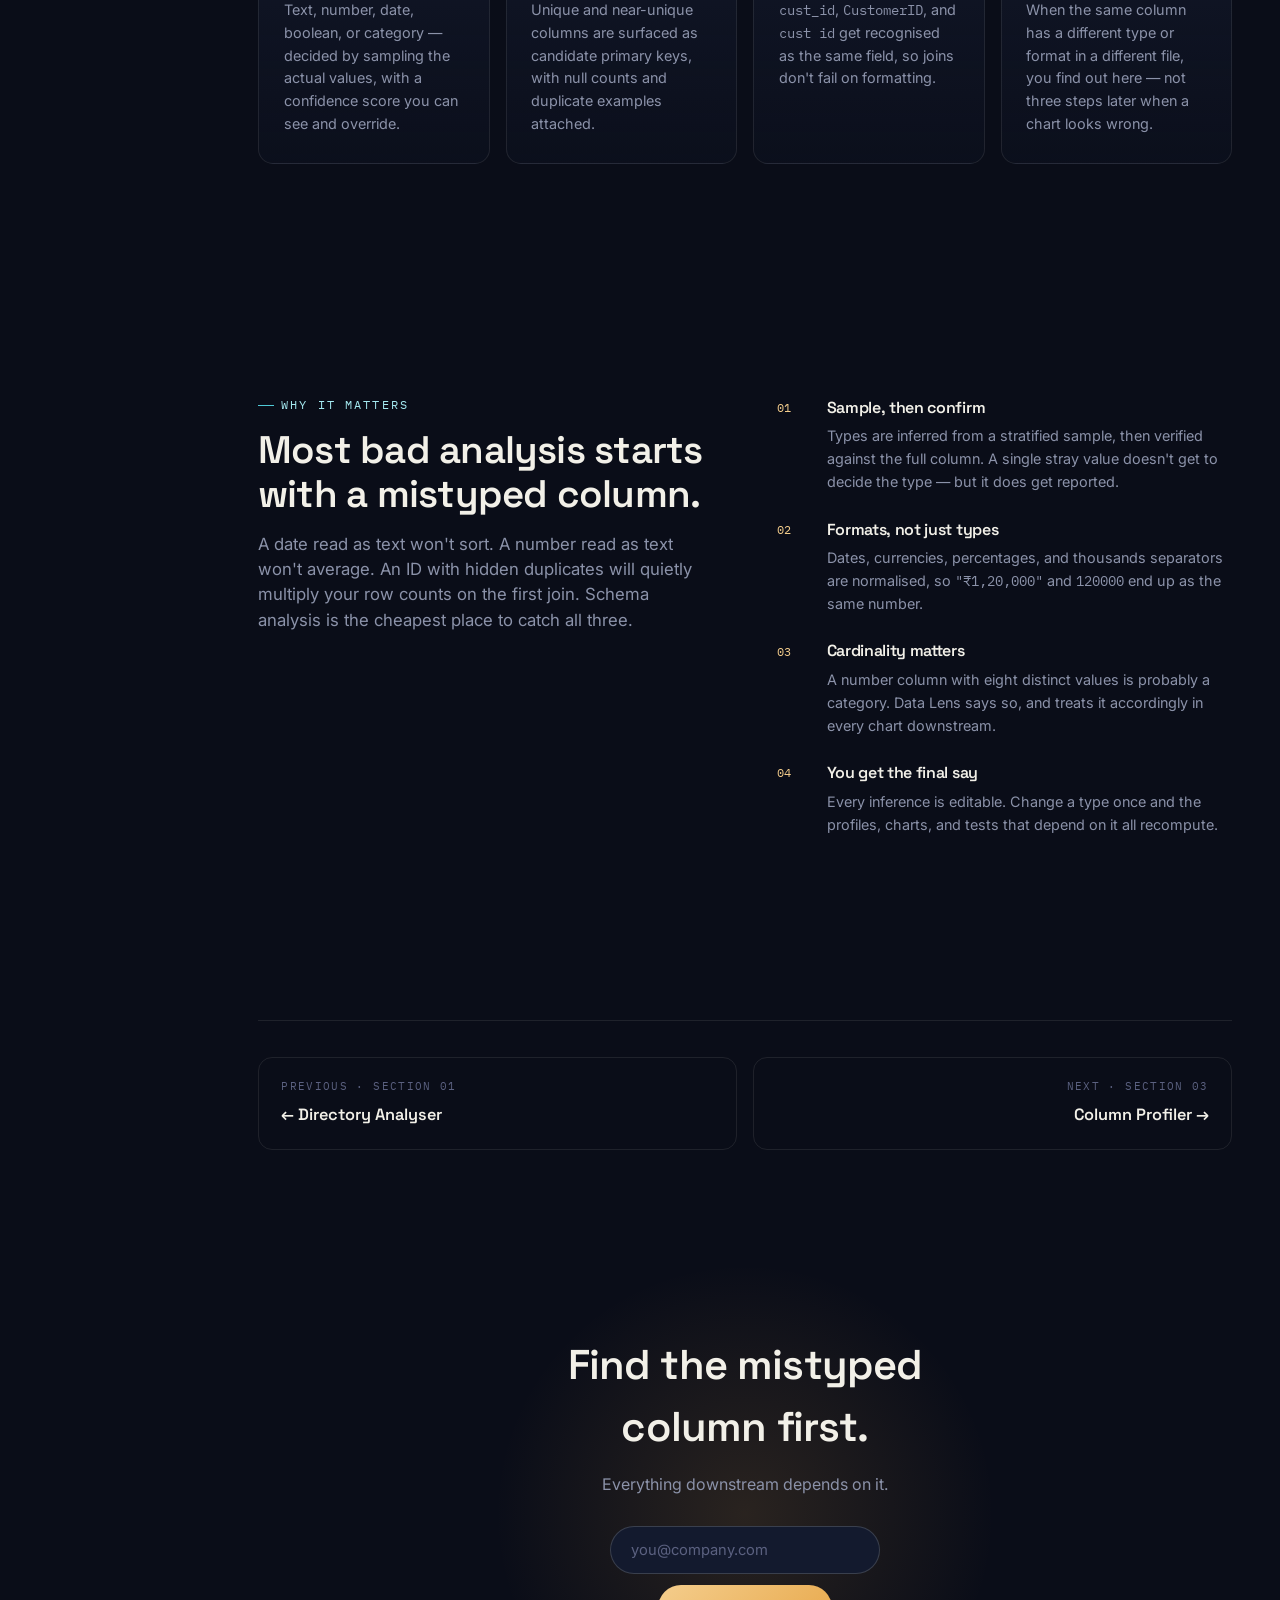
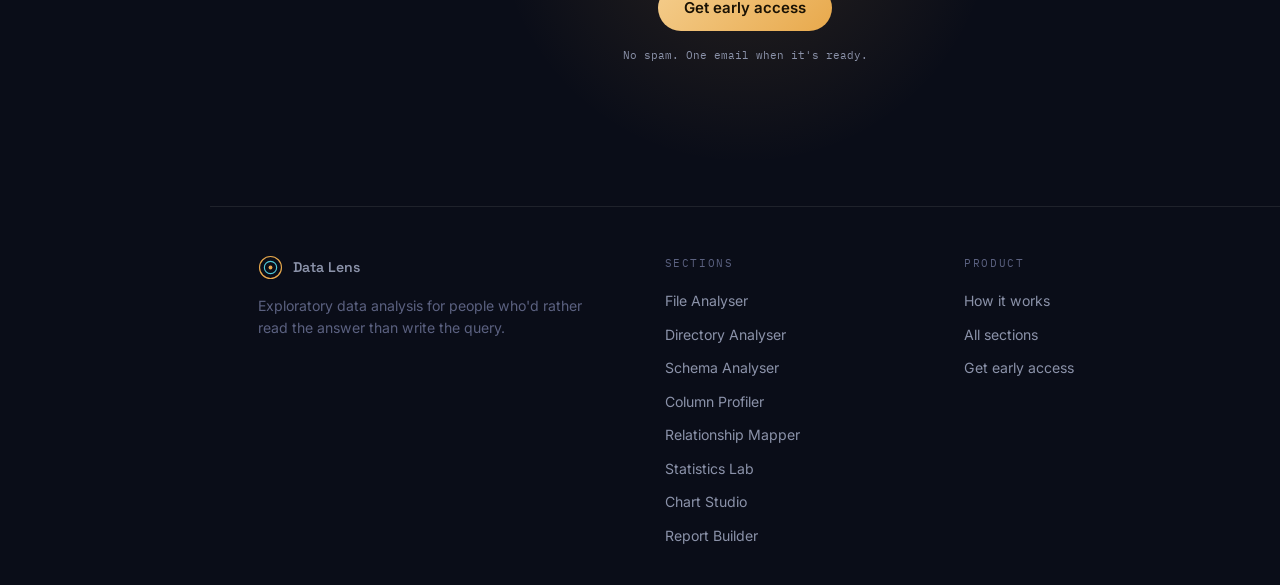
<file: schema-analyser.html>
<!DOCTYPE html>
<html lang="en">
<head>
<script>(function(){try{var t=localStorage.getItem("dl-theme");if(t==="light")document.documentElement.setAttribute("data-theme","light");}catch(e){}})();</script>
<meta charset="UTF-8">
<meta name="viewport" content="width=device-width, initial-scale=1.0">
<title>Schema Analyser — Data Lens</title>
<meta name="description" content="Data Lens infers a real type for every column, scores its confidence, finds candidate keys, and checks that each column means the same thing in every file.">
<link rel="preconnect" href="https://fonts.googleapis.com">
<link rel="preconnect" href="https://fonts.gstatic.com" crossorigin>
<link href="https://fonts.googleapis.com/css2?family=Space+Grotesk:wght@500;600;700&amp;family=Inter:wght@400;500;600;700&amp;family=IBM+Plex+Mono:wght@400;500&amp;display=swap" rel="stylesheet">
<link rel="stylesheet" href="assets/styles.css">
<style>
.schema{display:grid;grid-template-columns:1.1fr 1fr;gap:clamp(1rem,3vw,2rem)}
@media(max-width:860px){.schema{grid-template-columns:1fr}}

.cols{border:1px solid var(--line);border-radius:12px;background:rgba(var(--bg-rgb),.45);overflow:hidden}
.cols__h,.crow{display:grid;grid-template-columns:1.35fr .85fr 1fr;align-items:center;gap:.7rem;
  padding:.55rem .9rem;font-family:var(--mono);font-size:.74rem}
.cols__h{font-size:.63rem;letter-spacing:.12em;text-transform:uppercase;color:var(--dim);border-bottom:1px solid var(--line)}
.crow{border-bottom:1px solid rgba(var(--fg-rgb),.04);opacity:0}
.crow:last-child{border-bottom:none}
.crow__name{color:var(--text);white-space:nowrap;overflow:hidden;text-overflow:ellipsis}
.crow__type{color:var(--dim);transition:color .25s}
.crow.is-locked .crow__type{color:var(--cyan-soft)}
.crow.is-locked[data-t="number"] .crow__type{color:var(--amber-soft)}
.crow.is-locked[data-t="date"] .crow__type{color:var(--violet)}
.crow.is-locked[data-t="category"] .crow__type{color:var(--green)}
.conf{position:relative;height:4px;border-radius:3px;background:rgba(var(--fg-rgb),.09);overflow:hidden}
.conf i{position:absolute;inset:0 auto 0 0;width:0;background:linear-gradient(90deg,var(--cyan),var(--amber));font-style:normal}
.cols__f{font-family:var(--mono);font-size:.66rem;color:var(--dim);padding:.7rem .9rem;border-top:1px solid var(--line);margin-top:auto}
.cols{display:flex;flex-direction:column}
.crow__key{grid-column:1/-1;font-size:.66rem;color:var(--amber-soft);opacity:0;padding-top:.15rem}

.drift{display:flex;flex-direction:column;gap:.8rem}
.dbox{border:1px solid var(--line);border-radius:12px;padding:1rem 1.05rem;background:rgba(var(--bg-rgb),.45)}
.dbox__h{font-family:var(--mono);font-size:.64rem;letter-spacing:.13em;text-transform:uppercase;color:var(--dim);margin-bottom:.85rem}
.variant{display:flex;align-items:center;gap:.6rem;font-family:var(--mono);font-size:.72rem;
  color:var(--muted);padding:.36rem .1rem;opacity:0}
.variant code{color:var(--text);background:rgba(255,255,255,.05);border-radius:4px;padding:.1rem .35rem}
.variant span{margin-left:auto;color:var(--dim);font-size:.66rem;white-space:nowrap}
.merge{display:flex;align-items:center;gap:.55rem;font-family:var(--mono);font-size:.74rem;
  color:var(--cyan-soft);margin-top:.7rem;padding-top:.7rem;border-top:1px solid var(--line);opacity:0}
.merge b{color:var(--text);font-weight:500}

.dgrid{display:grid;grid-template-columns:1.1fr repeat(3,1fr);gap:.35rem;font-family:var(--mono);font-size:.66rem}
.dgrid div{padding:.34rem .3rem;border-radius:5px;text-align:center;color:var(--dim);background:rgba(255,255,255,.03)}
.dgrid .hd{background:none;color:var(--dim);font-size:.6rem;letter-spacing:.06em;text-transform:uppercase}
.dgrid .rl{text-align:left;background:none;color:var(--muted)}
.dgrid .ok{color:var(--green)}
.dgrid .bad{color:var(--rose);background:rgba(224,138,138,.14);opacity:0}
.driftnote{font-family:var(--mono);font-size:.7rem;color:var(--rose);margin-top:.75rem;opacity:0;line-height:1.5}
</style>
</head>
<body data-page="schema-analyser">

<nav class="nav">
  <div class="nav__in">
    <a class="logo" href="index.html">
      <svg viewBox="0 0 26 26" fill="none"><circle cx="13" cy="13" r="11.4" stroke="#e8a94c" stroke-width="1.2"/><circle cx="13" cy="13" r="6.4" stroke="#4fc9d6" stroke-width="1.2"/><circle cx="13" cy="13" r="2" fill="#e8a94c"/></svg>
      Data Lens
    </a>
    <button class="nav__burger" id="navBurger" aria-expanded="false" aria-label="All sections"><span></span><span></span><span></span></button>
  </div>
  <div class="nav__panel" id="navPanel"></div>
</nav>

<header class="phero">
  <div class="container">
    <span class="phero__badge">Section 02 <em>of 07</em></span>
    <h1>Know what every column <em>actually holds.</em></h1>
    <p class="phero__sub">A column called <span class="mono">date</span> might hold four different formats. A column called <span class="mono">id</span> might not be unique. Data Lens reads the values, not the header, and tells you what it found.</p>
    <div class="phero__meta">
      <span class="chip chip--on">type inference</span>
      <span class="chip">key detection</span>
      <span class="chip">naming variants</span>
      <span class="chip">schema drift</span>
    </div>

    <div class="stage" id="stage">
      <div class="stage__bar">
        <span>schema inference · <b>8 files · 47 columns</b></span>
        <span class="stage__dots"><i></i><i></i><i></i></span>
      </div>
      <div class="stage__body">
        <div class="schema">

          <div class="cols" id="cols">
            <div class="cols__h"><span>column</span><span>inferred type</span><span>confidence</span></div>
            <div class="crow" data-t="text"     data-final="text"><span class="crow__name">customer_id</span><span class="crow__type">…</span><span class="conf"><i></i></span><span class="crow__key">candidate primary key · 100% unique, 0 nulls</span></div>
            <div class="crow" data-t="date"     data-final="date"><span class="crow__name">order_date</span><span class="crow__type">…</span><span class="conf"><i></i></span></div>
            <div class="crow" data-t="number"   data-final="number"><span class="crow__name">revenue</span><span class="crow__type">…</span><span class="conf"><i></i></span></div>
            <div class="crow" data-t="category" data-final="category"><span class="crow__name">region</span><span class="crow__type">…</span><span class="conf"><i></i></span></div>
            <div class="crow" data-t="number"   data-final="number"><span class="crow__name">discount_pct</span><span class="crow__type">…</span><span class="conf"><i></i></span></div>
            <div class="crow" data-t="text"     data-final="text"><span class="crow__name">notes</span><span class="crow__type">…</span><span class="conf"><i></i></span></div>
            <div class="cols__f">showing 6 of 47 columns · sales_q3.csv</div>
          </div>

          <div class="drift">
            <div class="dbox">
              <div class="dbox__h">Same field, different names</div>
              <div class="variant" id="varGhost" style="opacity:.5"><code style="color:var(--dim)">scanning headers…</code></div>
              <div class="variant" data-var><code>customer_id</code><span>sales_q3.csv</span></div>
              <div class="variant" data-var><code>CustomerID</code><span>marketing.csv</span></div>
              <div class="variant" data-var><code>cust id</code><span>returns.csv</span></div>
              <div class="merge" id="merge">→ recognised as one field: <b>customer_id</b></div>
            </div>
            <div class="dbox">
              <div class="dbox__h">Schema drift across files</div>
              <div class="dgrid" id="dgrid">
                <div class="hd rl">column</div><div class="hd">q1</div><div class="hd">q2</div><div class="hd">q3</div>
                <div class="rl">customer_id</div><div class="ok">text</div><div class="ok">text</div><div class="ok">text</div>
                <div class="rl">order_date</div><div class="ok">date</div><div class="bad" data-bad>text</div><div class="ok">date</div>
                <div class="rl">revenue</div><div class="ok">num</div><div class="ok">num</div><div class="ok">num</div>
              </div>
              <div class="driftnote" id="driftnote">order_date is stored as text in q2 — <span class="mono">"12/03/2025"</span> vs an ISO date elsewhere. Data Lens parses both and tells you which files disagreed.</div>
            </div>
          </div>

        </div>
      </div>
      <div class="stage__cap" id="cap"></div>
    </div>
  </div>
</header>

<section class="section">
  <div class="container">
    <span class="eyebrow">What it does</span>
    <h2 class="h2" style="max-width:31rem">It reads the values, not the column name.</h2>
    <div class="grid grid-4" style="margin-top:2.4rem">
      <div class="card" data-reveal>
        <div class="ficon"><svg viewBox="0 0 24 24"><path d="M4 7V5h16v2M12 5v14M9 19h6"/></svg></div>
        <h3>Real type inference</h3>
        <p>Text, number, date, boolean, or category — decided by sampling the actual values, with a confidence score you can see and override.</p>
      </div>
      <div class="card" data-reveal>
        <div class="ficon"><svg viewBox="0 0 24 24"><circle cx="8" cy="12" r="3.5"/><path d="M11.5 12H21l-2 2.5M17 12v3"/></svg></div>
        <h3>Key detection</h3>
        <p>Unique and near-unique columns are surfaced as candidate primary keys, with null counts and duplicate examples attached.</p>
      </div>
      <div class="card" data-reveal>
        <div class="ficon"><svg viewBox="0 0 24 24"><path d="M4 6h7M4 12h11M4 18h6"/><path d="M17 15l3 3 3-3"/></svg></div>
        <h3>Naming variants</h3>
        <p><span class="mono">cust_id</span>, <span class="mono">CustomerID</span>, and <span class="mono">cust id</span> get recognised as the same field, so joins don't fail on formatting.</p>
      </div>
      <div class="card" data-reveal>
        <div class="ficon"><svg viewBox="0 0 24 24"><path d="M3 5h8v14H3zM13 5h8v14h-8z"/><path d="M11 12h2"/></svg></div>
        <h3>Schema drift</h3>
        <p>When the same column has a different type or format in a different file, you find out here — not three steps later when a chart looks wrong.</p>
      </div>
    </div>
  </div>
</section>

<section class="section">
  <div class="container detail">
    <div>
      <span class="eyebrow">Why it matters</span>
      <h2 class="h2">Most bad analysis starts with a mistyped column.</h2>
      <p class="lead">A date read as text won't sort. A number read as text won't average. An ID with hidden duplicates will quietly multiply your row counts on the first join. Schema analysis is the cheapest place to catch all three.</p>
    </div>
    <div class="dlist">
      <div class="dlist__item" data-reveal><span class="dlist__k">01</span><div>
        <h4>Sample, then confirm</h4><p>Types are inferred from a stratified sample, then verified against the full column. A single stray value doesn't get to decide the type — but it does get reported.</p></div></div>
      <div class="dlist__item" data-reveal><span class="dlist__k">02</span><div>
        <h4>Formats, not just types</h4><p>Dates, currencies, percentages, and thousands separators are normalised, so <span class="mono">"₹1,20,000"</span> and <span class="mono">120000</span> end up as the same number.</p></div></div>
      <div class="dlist__item" data-reveal><span class="dlist__k">03</span><div>
        <h4>Cardinality matters</h4><p>A number column with eight distinct values is probably a category. Data Lens says so, and treats it accordingly in every chart downstream.</p></div></div>
      <div class="dlist__item" data-reveal><span class="dlist__k">04</span><div>
        <h4>You get the final say</h4><p>Every inference is editable. Change a type once and the profiles, charts, and tests that depend on it all recompute.</p></div></div>
    </div>
  </div>
</section>

<section class="section section--tight">
  <div class="container">
    <div class="pn">
      <a href="directory-analyser.html"><small>Previous · Section 01</small><b>← Directory Analyser</b></a>
      <a href="column-profiler.html" class="pn--next"><small>Next · Section 03</small><b>Column Profiler →</b></a>
    </div>
  </div>
</section>

<section class="section cta">
  <div class="cta__glow"></div>
  <div class="container cta__in">
    <h2>Find the mistyped column first.</h2>
    <p class="muted">Everything downstream depends on it.</p>
    <form class="cta__form" data-waitlist>
      <input type="email" placeholder="you@company.com" required aria-label="Email address">
      <button type="submit" class="btn btn-primary">Get early access</button>
    </form>
    <p class="cta__note">No spam. One email when it's ready.</p>
  </div>
</section>

<footer>
  <div class="container foot">
    <div>
      <a class="logo" href="index.html">
        <svg viewBox="0 0 26 26" fill="none"><circle cx="13" cy="13" r="11.4" stroke="#e8a94c" stroke-width="1.2"/><circle cx="13" cy="13" r="6.4" stroke="#4fc9d6" stroke-width="1.2"/><circle cx="13" cy="13" r="2" fill="#e8a94c"/></svg>
        Data Lens
      </a>
      <p class="foot__tag">Exploratory data analysis for people who'd rather read the answer than write the query.</p>
    </div>
    <div><h5>Sections</h5><ul id="footSections"></ul></div>
    <div><h5>Product</h5><ul>
      <li><a href="index.html#how">How it works</a></li>
      <li><a href="index.html#sections">All sections</a></li>
      <li><a href="index.html#access">Get early access</a></li>
    </ul></div>
  </div>
</footer>

<script src="assets/gsap.min.js"></script>
<script src="assets/site.js"></script>
<script>
(function(){
  var $=DL.$, $$=DL.$$;
  var ghost=$('#varGhost');
  var rows=$$('.crow'), vars=$$('[data-var]'), merge=$('#merge'),
      bad=$('[data-bad]'), note=$('#driftnote');
  var CYCLE=['text','number','date','category','boolean'];

  function lock(row,delay){
    var typeEl=$('.crow__type',row), bar=$('.conf i',row), key=$('.crow__key',row);
    var final=row.getAttribute('data-final');
    var t=gsap.timeline({delay:delay});
    var n=0;
    t.to({},{duration:.62,onStart:function(){
      var iv=setInterval(function(){ typeEl.textContent=CYCLE[n++ % CYCLE.length]; },80);
      setTimeout(function(){ clearInterval(iv); },600);
    }});
    t.call(function(){ typeEl.textContent=final; row.classList.add('is-locked'); });
    t.to(bar,{width:(88+Math.random()*11).toFixed(0)+'%',duration:.55,ease:'power2.out'},'-=.05');
    if(key) t.to(key,{opacity:1,duration:.4},'-=.2');
    return t;
  }

  DL.stage({
    root:'#stage', caption:'#cap',
    still:function(root,setCap){
      rows.forEach(function(r){
        r.style.opacity=1; r.classList.add('is-locked');
        $('.crow__type',r).textContent=r.getAttribute('data-final');
        $('.conf i',r).style.width='94%';
        var k=$('.crow__key',r); if(k) k.style.opacity=1;
      });
      vars.forEach(function(v){v.style.opacity=1;});
      ghost.style.display='none';
      merge.style.opacity=1; bad.style.opacity=1; note.style.opacity=1;
      setCap('47 columns typed · 1 candidate key · <b>1 drift to resolve</b>');
    },
    build:function(tl,setCap){
      tl.set(ghost,{opacity:.5,display:'flex',height:'auto'})
        .set(rows,{opacity:0,y:8})
        .set(vars,{opacity:0,x:-8})
        .set([merge,note],{opacity:0})
        .set(bad,{opacity:0})
        .call(function(){
          rows.forEach(function(r){
            r.classList.remove('is-locked');
            $('.crow__type',r).textContent='…';
            $('.conf i',r).style.width='0%';
            var k=$('.crow__key',r); if(k) k.style.opacity=0;
          });
        });

      /* 1 — columns appear */
      tl.call(setCap,['Every column, read value by value.'],.1)
        .to(rows,{opacity:1,y:0,duration:.35,stagger:.11,ease:'power2.out'},.2);

      /* 2 — types resolve one at a time */
      tl.call(setCap,['Types get inferred from the data itself, not the header.'],1.4);
      rows.forEach(function(r,i){ tl.add(lock(r,0),1.5+i*.72); });

      /* 3 — key detection */
      tl.call(setCap,['Unique columns get flagged as candidate keys.'],5.9);

      /* 4 — naming variants collapse */
      tl.call(setCap,['The same field, spelled three different ways, is still one field.'],7.2)
        .to(ghost,{opacity:0,height:0,paddingTop:0,paddingBottom:0,duration:.35},7.2)
        .to(vars,{opacity:1,x:0,duration:.4,stagger:.3,ease:'power2.out'},7.35)
        .to(merge,{opacity:1,duration:.5,ease:'power2.out'},8.6);

      /* 5 — drift */
      tl.call(setCap,['And when one file disagrees with the others, you hear about it.'],9.6)
        .to(bad,{opacity:1,duration:.45,ease:'power2.out'},9.8)
        .fromTo(bad,{scale:.85},{scale:1,duration:.45,ease:'back.out(2)'},9.8)
        .to(note,{opacity:1,duration:.5},10.3);

      tl.call(setCap,['47 columns typed · 1 candidate key · <b>1 drift to resolve</b>'],12.4)
        .to({},{duration:2.2},12.4);
    }
  });
})();
</script>
</body>
</html>
</file>
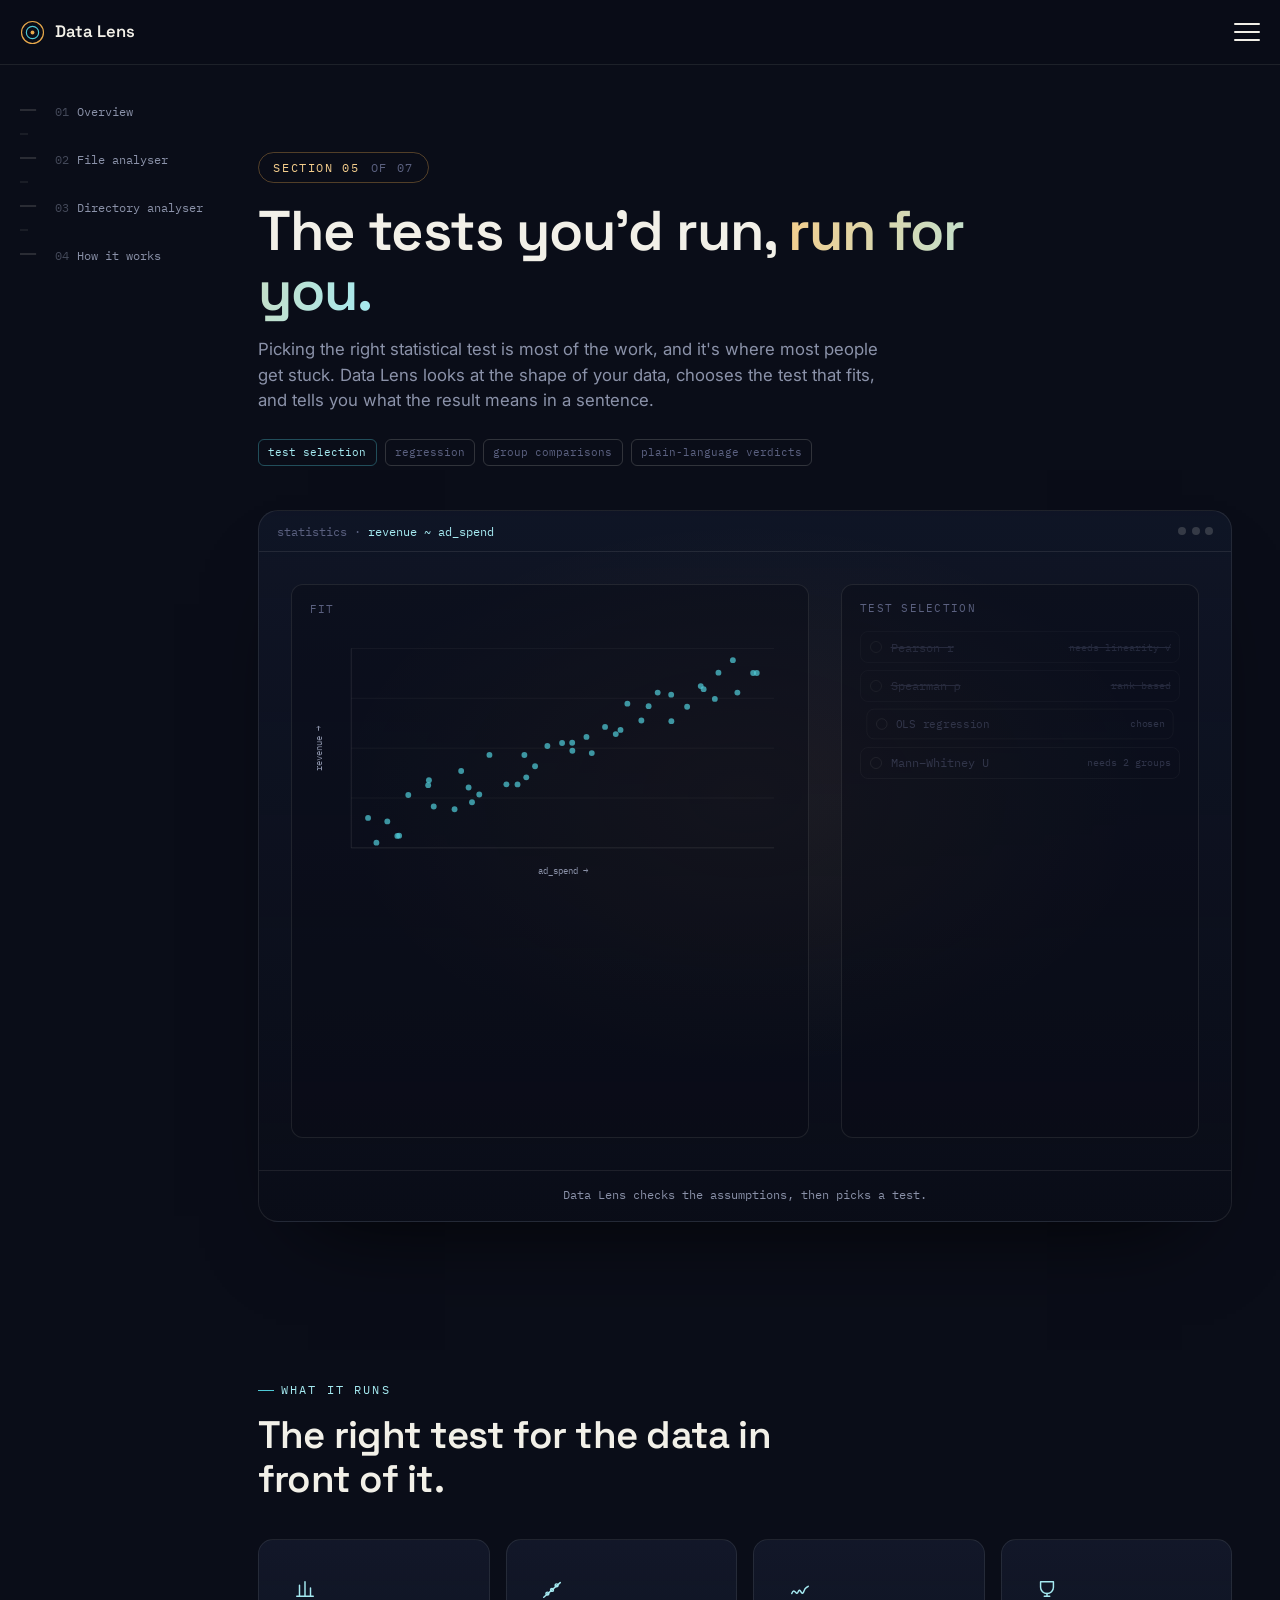
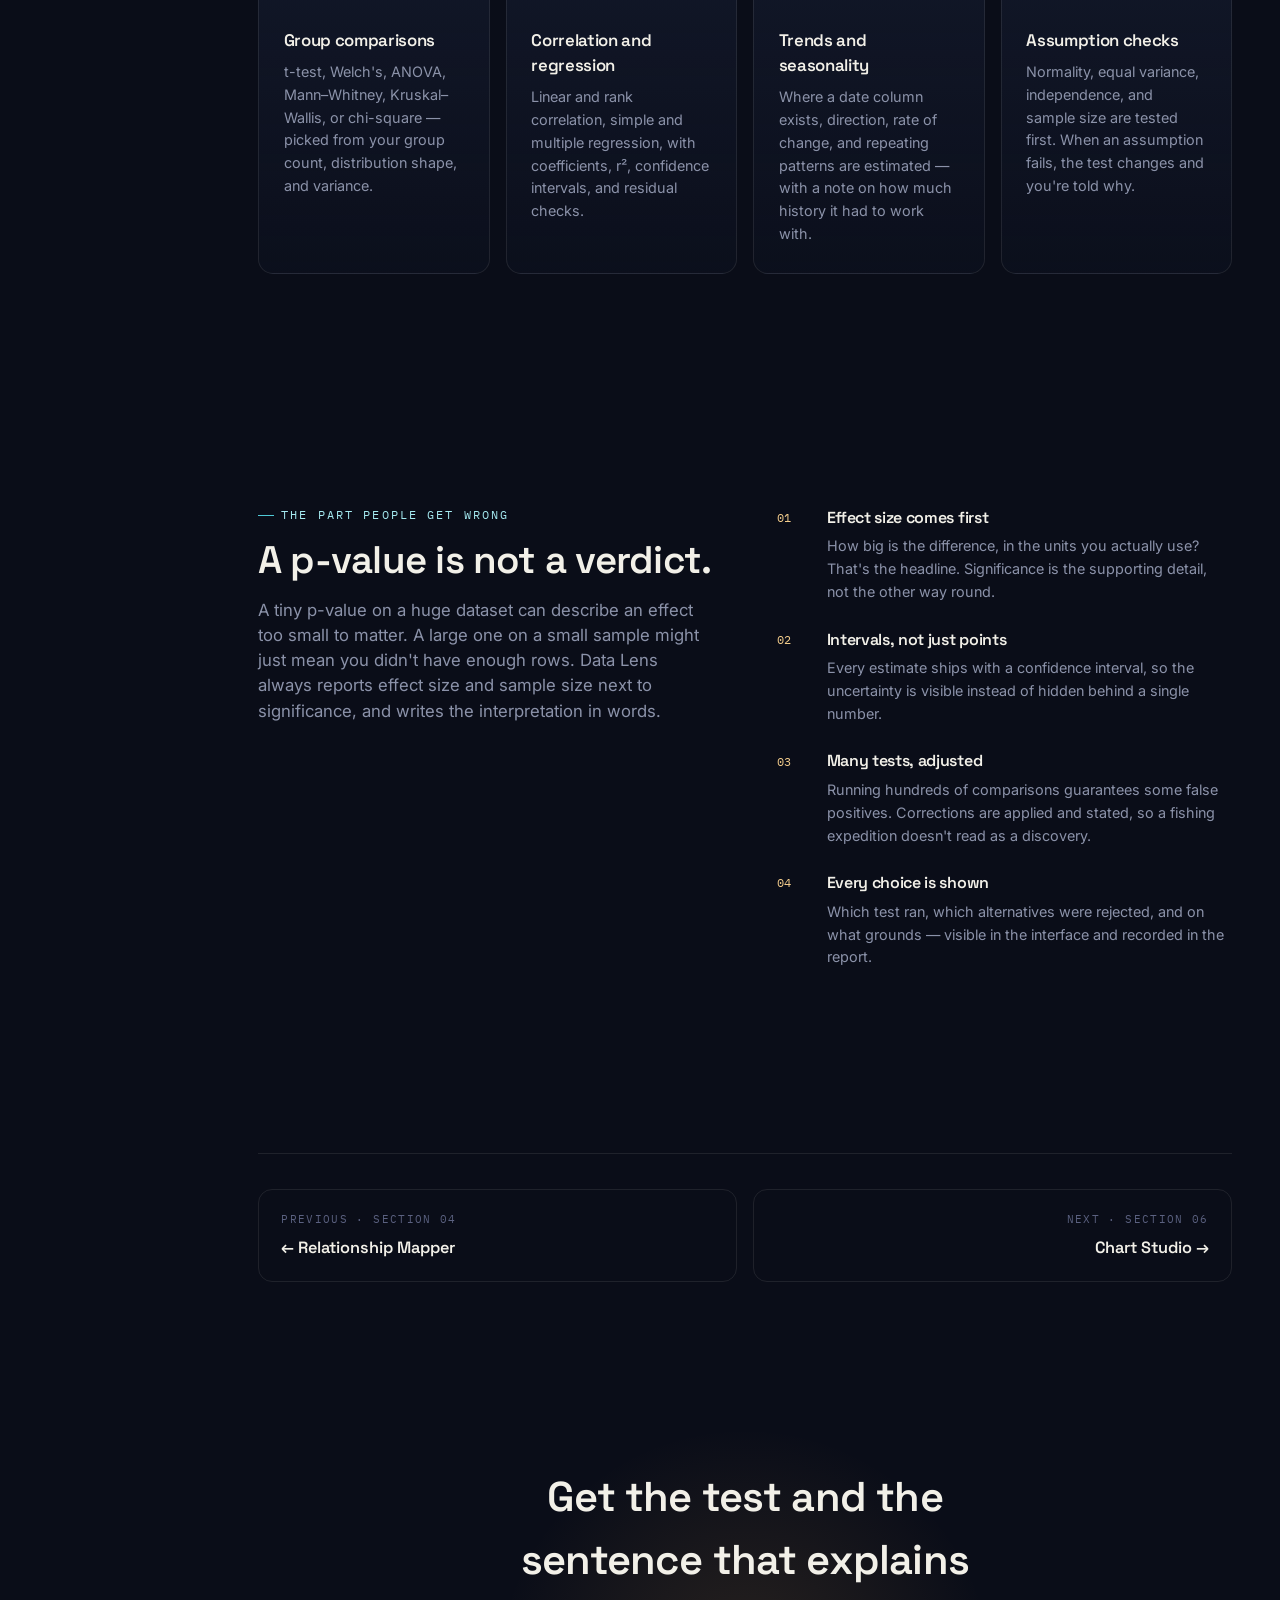
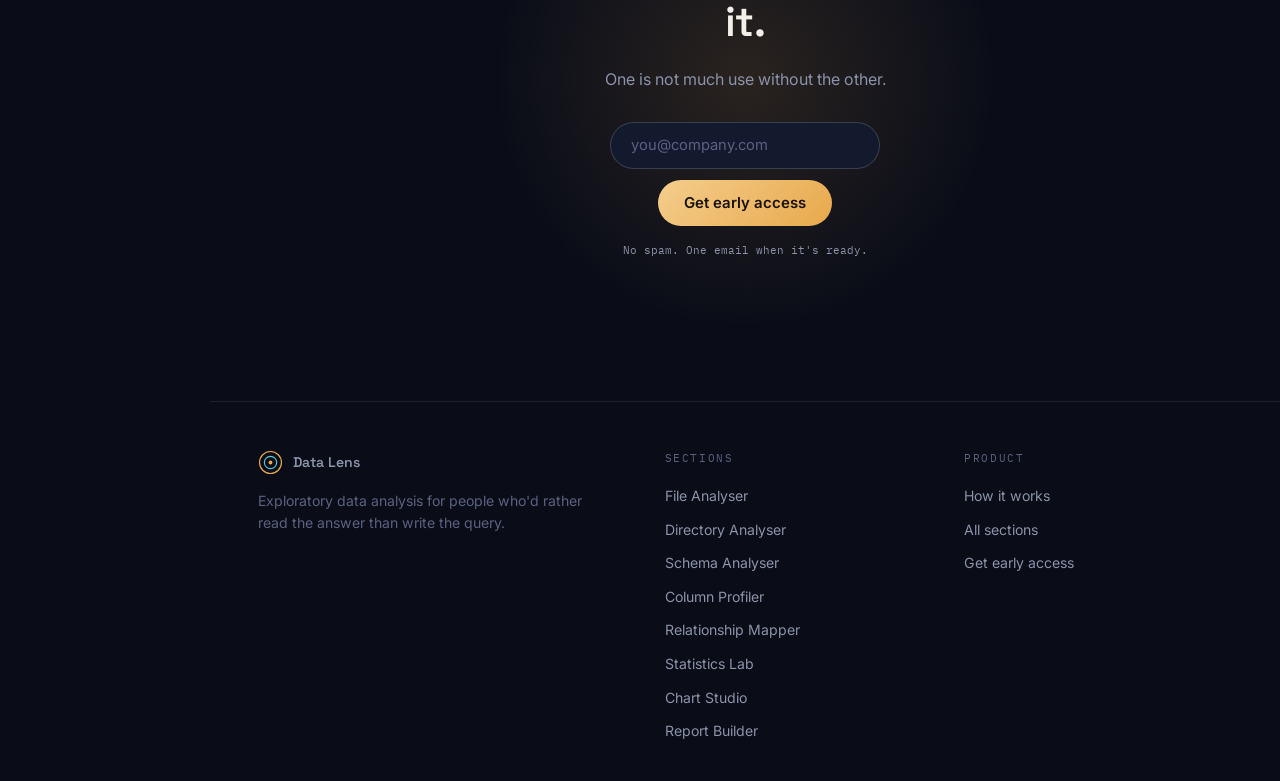
<file: statistics-lab.html>
<!DOCTYPE html>
<html lang="en">
<head>
<script>(function(){try{var t=localStorage.getItem("dl-theme");if(t==="light")document.documentElement.setAttribute("data-theme","light");}catch(e){}})();</script>
<meta charset="UTF-8">
<meta name="viewport" content="width=device-width, initial-scale=1.0">
<title>Statistics Lab — Data Lens</title>
<meta name="description" content="Comparisons, hypothesis tests, and regressions — chosen automatically for the shape of your data, with a plain-language verdict beside every number.">
<link rel="preconnect" href="https://fonts.googleapis.com">
<link rel="preconnect" href="https://fonts.gstatic.com" crossorigin>
<link href="https://fonts.googleapis.com/css2?family=Space+Grotesk:wght@500;600;700&amp;family=Inter:wght@400;500;600;700&amp;family=IBM+Plex+Mono:wght@400;500&amp;display=swap" rel="stylesheet">
<link rel="stylesheet" href="assets/styles.css">
<style>
.lab{display:grid;grid-template-columns:1.45fr 1fr;gap:clamp(1rem,3vw,2rem)}
@media(max-width:860px){.lab{grid-template-columns:1fr}}
.lbox{border:1px solid var(--line);border-radius:12px;padding:1rem 1.1rem;background:rgba(var(--bg-rgb),.45)}
.lbox__h{display:flex;align-items:center;justify-content:space-between;gap:1rem;font-family:var(--mono);
  font-size:.66rem;letter-spacing:.12em;text-transform:uppercase;color:var(--dim);margin-bottom:.9rem}
.lbox__h b{font-weight:400;color:var(--cyan-soft);letter-spacing:0;text-transform:none;font-size:.74rem}

.picker{display:flex;flex-direction:column;gap:.4rem;margin-bottom:1rem}
.pick{display:flex;align-items:center;gap:.55rem;font-family:var(--mono);font-size:.72rem;color:var(--dim);
  padding:.4rem .55rem;border:1px solid var(--line);border-radius:8px;transition:all .35s;opacity:.45}
.pick i{width:12px;height:12px;border-radius:50%;border:1px solid var(--line-2);flex:none;font-style:normal;
  display:flex;align-items:center;justify-content:center;transition:all .35s}
.pick.is-out{opacity:.32;text-decoration:line-through}
.pick.is-pick{opacity:1;color:var(--text);border-color:rgba(232,169,76,.45);background:rgba(232,169,76,.08)}
.pick.is-pick i{border-color:var(--amber);background:var(--amber)}
.pick span{margin-left:auto;font-size:.64rem;color:var(--dim)}

.result{display:flex;flex-direction:column;gap:.1rem;opacity:0}
.rrow{display:flex;justify-content:space-between;font-family:var(--mono);font-size:.76rem;
  padding:.34rem 0;color:var(--muted);border-bottom:1px solid rgba(var(--fg-rgb),.05)}
.rrow:last-of-type{border-bottom:none}
.rrow b{color:var(--text);font-weight:500}
.verdict{margin-top:.85rem;padding:.75rem .8rem;border-radius:9px;font-size:.86rem;line-height:1.55;
  background:rgba(110,207,160,.09);border:1px solid rgba(110,207,160,.28);color:var(--text)}
.verdict small{display:block;font-family:var(--mono);font-size:.66rem;letter-spacing:.1em;text-transform:uppercase;
  color:var(--green);margin-bottom:.35rem}
</style>
</head>
<body data-page="statistics-lab">

<nav class="nav">
  <div class="nav__in">
    <a class="logo" href="index.html">
      <svg viewBox="0 0 26 26" fill="none"><circle cx="13" cy="13" r="11.4" stroke="#e8a94c" stroke-width="1.2"/><circle cx="13" cy="13" r="6.4" stroke="#4fc9d6" stroke-width="1.2"/><circle cx="13" cy="13" r="2" fill="#e8a94c"/></svg>
      Data Lens
    </a>
    <button class="nav__burger" id="navBurger" aria-expanded="false" aria-label="All sections"><span></span><span></span><span></span></button>
  </div>
  <div class="nav__panel" id="navPanel"></div>
</nav>

<header class="phero">
  <div class="container">
    <span class="phero__badge">Section 05 <em>of 07</em></span>
    <h1>The tests you'd run, <em>run for you.</em></h1>
    <p class="phero__sub">Picking the right statistical test is most of the work, and it's where most people get stuck. Data Lens looks at the shape of your data, chooses the test that fits, and tells you what the result means in a sentence.</p>
    <div class="phero__meta">
      <span class="chip chip--on">test selection</span>
      <span class="chip">regression</span>
      <span class="chip">group comparisons</span>
      <span class="chip">plain-language verdicts</span>
    </div>

    <div class="stage" id="stage">
      <div class="stage__bar">
        <span>statistics · <b>revenue ~ ad_spend</b></span>
        <span class="stage__dots"><i></i><i></i><i></i></span>
      </div>
      <div class="stage__body">
        <div class="lab">
          <div class="lbox">
            <div class="lbox__h"><span>Fit</span><b id="fitLabel">&nbsp;</b></div>
            <svg class="stg-svg" id="scatter" viewBox="0 0 560 290" preserveAspectRatio="xMidYMid meet"></svg>
          </div>

          <div class="lbox">
            <div class="lbox__h"><span>Test selection</span></div>
            <div class="picker">
              <div class="pick" data-pick data-out><i></i>Pearson r<span>needs linearity ✓</span></div>
              <div class="pick" data-pick data-out><i></i>Spearman ρ<span>rank-based</span></div>
              <div class="pick" data-pick data-final><i></i>OLS regression<span>chosen</span></div>
              <div class="pick" data-pick data-out><i></i>Mann–Whitney U<span>needs 2 groups</span></div>
            </div>

            <div class="result" id="result">
              <div class="rrow"><span>slope</span><b data-n="3.87" data-dec="2">0</b></div>
              <div class="rrow"><span>r</span><b data-n="0.82" data-dec="2">0</b></div>
              <div class="rrow"><span>r²</span><b data-n="0.67" data-dec="2">0</b></div>
              <div class="rrow"><span>p-value</span><b data-p>—</b></div>
              <div class="rrow"><span>n</span><b data-n="1248">0</b></div>
              <div class="verdict" id="verdict">
                <small>What this means</small>
                Higher ad spend goes with higher revenue, strongly enough that chance is an unlikely explanation. Ad spend explains about two-thirds of the variation in revenue — the rest comes from somewhere else.
              </div>
            </div>
          </div>
        </div>
      </div>
      <div class="stage__cap" id="cap"></div>
    </div>
  </div>
</header>

<section class="section">
  <div class="container">
    <span class="eyebrow">What it runs</span>
    <h2 class="h2" style="max-width:33rem">The right test for the data in front of it.</h2>
    <div class="grid grid-4" style="margin-top:2.4rem">
      <div class="card" data-reveal>
        <div class="ficon"><svg viewBox="0 0 24 24"><path d="M6 20V8M12 20V4M18 20v-9"/><path d="M3 20h18"/></svg></div>
        <h3>Group comparisons</h3>
        <p>t-test, Welch's, ANOVA, Mann–Whitney, Kruskal–Wallis, or chi-square — picked from your group count, distribution shape, and variance.</p>
      </div>
      <div class="card" data-reveal>
        <div class="ficon"><svg viewBox="0 0 24 24"><path d="M3 21 21 5"/><circle cx="7" cy="17" r="1.6"/><circle cx="12" cy="13" r="1.6"/><circle cx="17" cy="8" r="1.6"/></svg></div>
        <h3>Correlation and regression</h3>
        <p>Linear and rank correlation, simple and multiple regression, with coefficients, r², confidence intervals, and residual checks.</p>
      </div>
      <div class="card" data-reveal>
        <div class="ficon"><svg viewBox="0 0 24 24"><path d="M3 17c3-8 5 4 7-2s4 6 6 0 3-4 5-6"/></svg></div>
        <h3>Trends and seasonality</h3>
        <p>Where a date column exists, direction, rate of change, and repeating patterns are estimated — with a note on how much history it had to work with.</p>
      </div>
      <div class="card" data-reveal>
        <div class="ficon"><svg viewBox="0 0 24 24"><path d="M5 4h14v6a7 7 0 0 1-14 0z"/><path d="M9 20h6M12 17v3"/></svg></div>
        <h3>Assumption checks</h3>
        <p>Normality, equal variance, independence, and sample size are tested first. When an assumption fails, the test changes and you're told why.</p>
      </div>
    </div>
  </div>
</section>

<section class="section">
  <div class="container detail">
    <div>
      <span class="eyebrow">The part people get wrong</span>
      <h2 class="h2">A p-value is not a verdict.</h2>
      <p class="lead">A tiny p-value on a huge dataset can describe an effect too small to matter. A large one on a small sample might just mean you didn't have enough rows. Data Lens always reports effect size and sample size next to significance, and writes the interpretation in words.</p>
    </div>
    <div class="dlist">
      <div class="dlist__item" data-reveal><span class="dlist__k">01</span><div>
        <h4>Effect size comes first</h4><p>How big is the difference, in the units you actually use? That's the headline. Significance is the supporting detail, not the other way round.</p></div></div>
      <div class="dlist__item" data-reveal><span class="dlist__k">02</span><div>
        <h4>Intervals, not just points</h4><p>Every estimate ships with a confidence interval, so the uncertainty is visible instead of hidden behind a single number.</p></div></div>
      <div class="dlist__item" data-reveal><span class="dlist__k">03</span><div>
        <h4>Many tests, adjusted</h4><p>Running hundreds of comparisons guarantees some false positives. Corrections are applied and stated, so a fishing expedition doesn't read as a discovery.</p></div></div>
      <div class="dlist__item" data-reveal><span class="dlist__k">04</span><div>
        <h4>Every choice is shown</h4><p>Which test ran, which alternatives were rejected, and on what grounds — visible in the interface and recorded in the report.</p></div></div>
    </div>
  </div>
</section>

<section class="section section--tight">
  <div class="container">
    <div class="pn">
      <a href="relationship-mapper.html"><small>Previous · Section 04</small><b>← Relationship Mapper</b></a>
      <a href="chart-studio.html" class="pn--next"><small>Next · Section 06</small><b>Chart Studio →</b></a>
    </div>
  </div>
</section>

<section class="section cta">
  <div class="cta__glow"></div>
  <div class="container cta__in">
    <h2>Get the test and the sentence that explains it.</h2>
    <p class="muted">One is not much use without the other.</p>
    <form class="cta__form" data-waitlist>
      <input type="email" placeholder="you@company.com" required aria-label="Email address">
      <button type="submit" class="btn btn-primary">Get early access</button>
    </form>
    <p class="cta__note">No spam. One email when it's ready.</p>
  </div>
</section>

<footer>
  <div class="container foot">
    <div>
      <a class="logo" href="index.html">
        <svg viewBox="0 0 26 26" fill="none"><circle cx="13" cy="13" r="11.4" stroke="#e8a94c" stroke-width="1.2"/><circle cx="13" cy="13" r="6.4" stroke="#4fc9d6" stroke-width="1.2"/><circle cx="13" cy="13" r="2" fill="#e8a94c"/></svg>
        Data Lens
      </a>
      <p class="foot__tag">Exploratory data analysis for people who'd rather read the answer than write the query.</p>
    </div>
    <div><h5>Sections</h5><ul id="footSections"></ul></div>
    <div><h5>Product</h5><ul>
      <li><a href="index.html#how">How it works</a></li>
      <li><a href="index.html#sections">All sections</a></li>
      <li><a href="index.html#access">Get early access</a></li>
    </ul></div>
  </div>
</footer>

<script src="assets/gsap.min.js"></script>
<script src="assets/site.js"></script>
<script>
(function(){
  var $=DL.$, $$=DL.$$;
  var svg=$('#scatter');
  var W=560,H=290,PAD_L=48,PAD_R=20,PAD_T=18,PAD_B=40;
  var x0=PAD_L,x1=W-PAD_R,y0=H-PAD_B,y1=PAD_T;

  /* deterministic pseudo-random so the picture is stable across reloads */
  var seed=7;
  function rnd(){ seed=(seed*1103515245+12345)&0x7fffffff; return seed/0x7fffffff; }

  var PTS=[], band, line, ciBand;
  for(var i=0;i<44;i++){
    var t=i/43;
    var px=x0+18+t*(x1-x0-36)+(rnd()-.5)*16;
    var base=y0-24-t*(y0-y1-52);
    var py=base+(rnd()-.5)*54;
    PTS.push({x:px,y:Math.max(y1+6,Math.min(y0-6,py))});
  }

  var dots=[];
  function build(){
    DL.clear(svg);
    /* axes */
    DL.svg('line',{x1:x0,y1:y0,x2:x1,y2:y0,stroke:'rgba(var(--fg-rgb),.12)','stroke-width':1},svg);
    DL.svg('line',{x1:x0,y1:y0,x2:x0,y2:y1,stroke:'rgba(var(--fg-rgb),.12)','stroke-width':1},svg);
    [.25,.5,.75,1].forEach(function(f){
      var y=y0-f*(y0-y1);
      DL.svg('line',{x1:x0,y1:y,x2:x1,y2:y,stroke:'rgba(var(--fg-rgb),.05)','stroke-width':1},svg);
    });
    var ax=DL.svg('text',{x:(x0+x1)/2,y:H-10,'text-anchor':'middle','font-size':10,fill:'#5b6180'},svg);
    ax.textContent='ad_spend →';
    var ay=DL.svg('text',{x:14,y:(y0+y1)/2,'text-anchor':'middle','font-size':10,fill:'#5b6180',
      transform:'rotate(-90 14 '+((y0+y1)/2)+')'},svg);
    ay.textContent='revenue →';

    /* confidence band (drawn under the line) */
    ciBand=DL.svg('path',{
      d:'M '+(x0+16)+' '+(y0-14)+' L '+(x1-16)+' '+(y1+40)+' L '+(x1-16)+' '+(y1+8)+' L '+(x0+16)+' '+(y0-46)+' Z',
      fill:'rgba(232,169,76,.10)', opacity:0
    },svg);

    /* regression line */
    line=DL.svg('line',{x1:x0+16,y1:y0-30,x2:x1-16,y2:y1+24,
      stroke:'#e8a94c','stroke-width':2.2,'stroke-linecap':'round',opacity:0},svg);

    dots=PTS.map(function(p){
      return DL.svg('circle',{cx:p.x,cy:p.y,r:0,fill:'#4fc9d6',opacity:.72},svg);
    });
  }
  build();

  var picks=$$('[data-pick]'), chosen=$('[data-final]'), result=$('#result'),
      nums=$$('[data-n]'), pEl=$('[data-p]'), fit=$('#fitLabel');

  DL.stage({
    root:'#stage', caption:'#cap',
    still:function(root,setCap){
      dots.forEach(function(d){d.setAttribute('r',3.4);});
      line.setAttribute('opacity',1); ciBand.setAttribute('opacity',1);
      picks.forEach(function(p){ p.classList.add(p.hasAttribute('data-final')?'is-pick':'is-out'); });
      result.style.opacity=1;
      nums.forEach(function(n){
        var d=+(n.getAttribute('data-dec')||0), v=parseFloat(n.getAttribute('data-n'));
        n.textContent = d ? v.toFixed(d) : v.toLocaleString('en-US');
      });
      pEl.textContent='< 0.001';
      fit.textContent='OLS · r² = 0.67';
      setCap('Chosen test: <b>OLS regression</b> · strong positive relationship');
    },
    build:function(tl,setCap){
      tl.call(function(){
        dots.forEach(function(d){d.setAttribute('r',0);});
        line.setAttribute('opacity',0); ciBand.setAttribute('opacity',0);
        picks.forEach(function(p){ p.classList.remove('is-pick','is-out'); });
        result.style.opacity=0;
        nums.forEach(function(n){ n.textContent='0'; });
        pEl.textContent='—'; fit.textContent='\u00a0';
      });

      /* 1 — the data appears */
      tl.call(setCap,['1,248 rows, plotted as they are.'],.1);
      dots.forEach(function(d,i){
        tl.to(d,{attr:{r:3.4},duration:.3,ease:'back.out(2.5)'},.2+i*.028);
      });

      /* 2 — test selection */
      tl.call(setCap,['Data Lens checks the assumptions, then picks a test.'],1.9);
      picks.forEach(function(p,i){
        if(p.hasAttribute('data-final')) return;
        tl.call(function(){ p.classList.add('is-out'); },null,2.0+i*.42);
      });
      tl.call(function(){ chosen.classList.add('is-pick'); },null,3.4)
        .fromTo(chosen,{scale:.96},{scale:1,duration:.45,ease:'back.out(2.4)'},3.4);

      /* 3 — the fit */
      tl.call(setCap,['Then fits it, and shows the uncertainty around the fit.'],4.2)
        .to(line,{opacity:1,duration:.8,ease:'power2.out'},4.3)
        .fromTo(line,{attr:{x2:x0+16,y2:y0-30}},{attr:{x2:x1-16,y2:y1+24},duration:1.0,ease:'power2.inOut'},4.3)
        .to(ciBand,{opacity:1,duration:.7},5.1)
        .call(function(){ fit.textContent='OLS · r² = 0.67'; },null,5.3);

      /* 4 — numbers */
      tl.call(setCap,['Coefficients, effect size, and sample size together.'],6.1)
        .to(result,{opacity:1,duration:.5},6.1)
        .call(function(){
          nums.forEach(function(n){
            var d=+(n.getAttribute('data-dec')||0);
            DL.count(n,parseFloat(n.getAttribute('data-n')),{duration:1.1,decimals:d});
          });
          setTimeout(function(){ pEl.textContent='< 0.001'; },700);
        },null,6.2);

      /* 5 — the sentence */
      tl.call(setCap,['And a sentence saying what it actually means.'],8.4)
        .fromTo('#verdict',{opacity:0,y:10},{opacity:1,y:0,duration:.6,ease:'power2.out'},8.5);

      tl.call(setCap,['Chosen test: <b>OLS regression</b> · strong positive relationship'],10.6)
        .to({},{duration:2.2},10.6);
    }
  });
})();
</script>
</body>
</html>
</file>
<file: assets/styles.css>
/* =====================================================================
   Data Lens — shared stylesheet
   ===================================================================== */

:root{
  color-scheme: dark;
  --bg:#0a0d18;
  --bg-2:#0d1120;
  --panel:#131a2e;
  --panel-2:#1a2239;
  --amber:#e8a94c;
  --amber-soft:#f4cd8c;
  --cyan:#4fc9d6;
  --cyan-soft:#a5eaf1;
  --violet:#8b7fd4;
  --rose:#e08a8a;
  --green:#6ecfa0;
  --text:#f2f0e8;
  --muted:#8b92a9;
  --dim:#5b6180;
  --line:rgba(var(--fg-rgb),.09);
  --line-2:rgba(var(--fg-rgb),.17);
  /* RGB triplets (no alpha) so translucent glass panels can re-theme too */
  --bg-rgb:10,13,24;
  --panel-rgb:19,26,46;
  --fg-rgb:242,240,232;
  --shadow:0,0,0;
  --shadow-a:.85;
  --display:'Space Grotesk',sans-serif;
  --body:'Inter',sans-serif;
  --mono:'IBM Plex Mono',monospace;
  --nav-h:64px;
  --theme-transition: background .4s ease, color .4s ease, border-color .4s ease, box-shadow .4s ease;
}

/* =====================================================================
   LIGHT THEME
   Same instrument/blueprint identity — amber "lens" light and cyan "data"
   thread accents — inverted onto warm parchment with deep-ink text rather
   than a flat colour invert, so it reads as designed, not auto-generated.
   ===================================================================== */
[data-theme="light"]{
  color-scheme: light;
  --bg:#f7f3e8;
  --bg-2:#efe6d0;
  --panel:#fffdf9;
  --panel-2:#f6efdf;
  --amber:#a8661b;
  --amber-soft:#c9822c;
  --cyan:#0f7a83;
  --cyan-soft:#1f97a1;
  --violet:#6a54c4;
  --rose:#c1524f;
  --green:#1f8a5c;
  --text:#1e2233;
  --muted:#5b6072;
  --dim:#8b8f7f;
  --line:rgba(30,34,51,.11);
  --line-2:rgba(30,34,51,.20);
  --bg-rgb:247,243,232;
  --panel-rgb:255,253,249;
  --fg-rgb:30,34,51;
  --shadow:30,26,15;
  --shadow-a:.16;
}
[data-theme="light"] body{
  background-image:
    linear-gradient(var(--line) 1px,transparent 1px),
    linear-gradient(90deg,var(--line) 1px,transparent 1px);
}
/* everything that changes colour on toggle should ease, not snap */
body,.nav,.card,.seccard,.step,.fcard,.node,.stage,.rail,.group,.edgepanel,
.demo-window,.cine,.sstage,.svt,.statcard,.proc,.footer,footer{
  transition: var(--theme-transition);
}

*,*::before,*::after{box-sizing:border-box;margin:0;padding:0}
html{scroll-behavior:smooth;scroll-padding-top:calc(var(--nav-h) + 24px);scroll-padding-bottom:calc(var(--nav-h) + 24px);scroll-snap-type:y proximity}
body{
  background:var(--bg);color:var(--text);font-family:var(--body);line-height:1.5;
  -webkit-font-smoothing:antialiased;overflow-x:hidden;
}
a{color:inherit;text-decoration:none}
button{font-family:inherit;border:none;background:none;color:inherit;cursor:pointer}
input{font-family:inherit}
svg{display:block}
::selection{background:var(--amber);color:var(--bg)}
:focus-visible{outline:2px solid var(--cyan);outline-offset:3px;border-radius:3px}

h1,h2,h3,h4{font-family:var(--display);font-weight:600;letter-spacing:-.02em}
.container{max-width:1180px;margin-inline:auto;padding-inline:clamp(1.25rem,4vw,3rem)}
.narrow{max-width:860px}
.section{padding-block:clamp(4rem,9vw,7rem);position:relative}
.section--tight{padding-block:clamp(3rem,6vw,4.5rem)}
.muted{color:var(--muted)}
.center{text-align:center}

.eyebrow{font-family:var(--mono);font-size:.74rem;letter-spacing:.18em;text-transform:uppercase;
  color:var(--cyan-soft);display:inline-flex;align-items:center;gap:.6em}
.eyebrow::before{content:'';width:16px;height:1px;background:var(--cyan)}
.eyebrow--center{justify-content:center}

.h2{font-size:clamp(1.75rem,3.4vw,2.4rem);margin-top:.85rem;line-height:1.15}
.lead{font-size:1.05rem;color:var(--muted);margin-top:1rem;max-width:42rem}

.btn{display:inline-flex;align-items:center;justify-content:center;gap:.6em;
  padding:.85rem 1.65rem;border-radius:999px;font-weight:600;font-size:.94rem;white-space:nowrap;
  transition:transform .35s cubic-bezier(.2,.8,.2,1),box-shadow .35s,border-color .3s,color .3s,background .3s}
.btn-primary{background:linear-gradient(135deg,var(--amber-soft),var(--amber));color:#1a1204}
.btn-primary:hover{transform:translateY(-2px);box-shadow:0 12px 32px -10px rgba(232,169,76,.6)}
.btn-ghost{border:1px solid var(--line-2)}
.btn-ghost:hover{border-color:var(--cyan);color:var(--cyan-soft)}
.btn-sm{padding:.6rem 1.1rem;font-size:.85rem}

/* =====================  NAV  ===================== */
.nav{position:fixed;inset:0 0 auto 0;z-index:500;backdrop-filter:blur(16px);
  background:rgba(var(--bg-rgb),.78);border-bottom:1px solid var(--line)}
.nav__in{max-width:none;height:var(--nav-h);
  padding-inline:clamp(.9rem,1.6vw,1.35rem);display:flex;align-items:center;justify-content:space-between;gap:1rem}
.logo{display:flex;align-items:center;gap:.6rem;font-family:var(--display);font-weight:600;font-size:1.04rem;flex:none}
.logo svg{width:25px;height:25px;flex:none}
.nav__right{display:flex;align-items:center;gap:1.6rem}
.nav__menu{position:relative}
.nav__trigger{display:flex;align-items:center;gap:.45rem;font-size:.9rem;color:var(--muted);
  padding:.4rem 0;transition:color .25s}
.nav__trigger:hover,.nav__trigger[aria-expanded="true"]{color:var(--text)}
.nav__trigger svg{width:11px;height:11px;stroke:currentColor;stroke-width:2;fill:none;transition:transform .3s}
.nav__trigger[aria-expanded="true"] svg{transform:rotate(180deg)}
.nav__link{font-size:.9rem;color:var(--muted);transition:color .25s}
.nav__link:hover,.nav__link.is-current{color:var(--text)}

.nav__panel{position:absolute;top:calc(100% + 8px);right:clamp(.9rem,1.6vw,1.35rem);width:min(560px,92vw);
  background:linear-gradient(170deg,#151c33,#101728);border:1px solid var(--line-2);border-radius:16px;
  padding:.7rem;box-shadow:0 40px 70px -30px rgba(var(--shadow),.85);
  display:grid;grid-template-columns:1fr 1fr;gap:.2rem;
  opacity:0;visibility:hidden;transform:translateY(-8px);transition:opacity .28s,transform .28s,visibility .28s}
.nav__panel.is-open{opacity:1;visibility:visible;transform:translateY(0)}
.nav__item{display:flex;gap:.7rem;align-items:flex-start;padding:.7rem .75rem;border-radius:10px;
  transition:background .25s}
.nav__item:hover{background:rgba(255,255,255,.045)}
.nav__item.is-current{background:rgba(232,169,76,.09)}
.nav__item i{font-style:normal;font-family:var(--mono);font-size:.68rem;color:var(--amber-soft);
  padding-top:.15rem;flex:none}
.nav__item b{display:block;font-family:var(--display);font-size:.9rem;font-weight:600;margin-bottom:.1rem}
.nav__item s{display:block;text-decoration:none;font-size:.76rem;color:var(--dim);line-height:1.35}

.nav__burger{display:block;width:26px;height:18px;position:relative;flex:none}
.nav__burger span{position:absolute;left:0;right:0;height:1.5px;background:var(--text);border-radius:2px;
  transition:transform .3s,opacity .3s}
.nav__burger span:nth-child(1){top:0}
.nav__burger span:nth-child(2){top:8px}
.nav__burger span:nth-child(3){top:16px}
.nav__burger[aria-expanded="true"] span:nth-child(1){transform:translateY(8px) rotate(45deg)}
.nav__burger[aria-expanded="true"] span:nth-child(2){opacity:0}
.nav__burger[aria-expanded="true"] span:nth-child(3){transform:translateY(-8px) rotate(-45deg)}

@media(max-width:760px){
  .nav__panel{position:fixed;top:var(--nav-h);left:0;right:0;width:auto;border-radius:0;
    border-left:none;border-right:none;grid-template-columns:1fr;max-height:calc(100vh - var(--nav-h));overflow:auto}
}

/* =====================  PAGE HERO  ===================== */
.phero{padding-top:calc(var(--nav-h) + clamp(3rem,7vw,5.5rem));padding-bottom:clamp(1.5rem,3vw,2.5rem)}
.phero__badge{display:inline-flex;align-items:center;gap:.7rem;font-family:var(--mono);font-size:.72rem;
  letter-spacing:.14em;text-transform:uppercase;color:var(--amber-soft);
  border:1px solid rgba(232,169,76,.32);border-radius:999px;padding:.36rem .9rem}
.phero__badge em{font-style:normal;color:var(--dim)}
.phero h1{font-size:clamp(2.1rem,4.8vw,3.5rem);line-height:1.06;margin:1.15rem 0 1.1rem;max-width:20ch}
.phero h1 em{font-style:normal;background:linear-gradient(100deg,var(--amber-soft),var(--cyan-soft));
  -webkit-background-clip:text;background-clip:text;color:transparent}
.phero__sub{font-size:1.05rem;color:var(--muted);max-width:40rem}
.phero__meta{display:flex;flex-wrap:wrap;gap:.5rem;margin-top:1.6rem}

.chip{font-family:var(--mono);font-size:.7rem;color:var(--dim);border:1px solid var(--line-2);
  border-radius:6px;padding:.28rem .58rem}
.chip--on{color:var(--cyan-soft);border-color:rgba(79,201,214,.35)}

/* =====================  STAGE (per-section animation)  ===================== */
.stage{position:relative;margin-top:clamp(1.75rem,4vw,2.75rem);
  border:1px solid var(--line);border-radius:20px;overflow:hidden;
  background:
    radial-gradient(ellipse 60% 55% at 50% 40%,rgba(232,169,76,.07),transparent 70%),
    linear-gradient(180deg,rgba(var(--panel-rgb),.62),rgba(var(--bg-rgb),.35));
  box-shadow:0 44px 90px -50px rgba(var(--shadow),.9)}
.stage__bar{display:flex;align-items:center;justify-content:space-between;gap:1rem;
  padding:.7rem 1.1rem;border-bottom:1px solid var(--line);
  font-family:var(--mono);font-size:.72rem;color:var(--dim)}
.stage__bar b{font-weight:400;color:var(--cyan-soft)}
.stage__dots{display:flex;gap:.35rem}
.stage__dots i{width:8px;height:8px;border-radius:50%;background:var(--line-2);font-style:normal}
.stage__body{position:relative;padding:clamp(1.1rem,3vw,2rem)}
.stage__cap{font-family:var(--mono);font-size:.75rem;color:var(--muted);text-align:center;
  padding:.9rem 1rem 1.1rem;border-top:1px solid var(--line);min-height:3rem}
.stage__cap b{color:var(--cyan-soft);font-weight:400}

/* =====================  CARDS / GRIDS  ===================== */
.grid{display:grid;gap:1rem}
.grid-2{grid-template-columns:repeat(2,1fr)}
.grid-3{grid-template-columns:repeat(3,1fr)}
.grid-4{grid-template-columns:repeat(4,1fr)}
@media(max-width:900px){.grid-3,.grid-4{grid-template-columns:1fr 1fr}}
@media(max-width:600px){.grid-2,.grid-3,.grid-4{grid-template-columns:1fr}}

.card{border:1px solid var(--line);border-radius:15px;padding:1.7rem 1.55rem;
  background:linear-gradient(180deg,rgba(26,34,57,.5),rgba(var(--panel-rgb),.2));
  transition:border-color .4s,transform .4s cubic-bezier(.2,.8,.2,1)}
.card:hover{border-color:var(--line-2);transform:translateY(-4px)}
.card h3{font-size:1.05rem;margin-bottom:.5rem}
.card p{font-size:.9rem;color:var(--muted);line-height:1.58}

.ficon{position:relative;width:42px;height:42px;margin-bottom:1.15rem;display:flex;align-items:center;justify-content:center}
.ficon::before{content:'';position:absolute;inset:0;border-radius:50%;clip-path:circle(0% at 50% 50%);
  background:radial-gradient(circle,var(--amber) 0%,transparent 72%);transition:clip-path .55s cubic-bezier(.2,.8,.2,1)}
.card:hover .ficon::before,.seccard:hover .ficon::before{clip-path:circle(80% at 50% 50%)}
.ficon svg{position:relative;z-index:1;width:22px;height:22px;stroke:var(--cyan-soft);fill:none;
  stroke-width:1.6;stroke-linecap:round;stroke-linejoin:round;transition:stroke .4s}
.card:hover .ficon svg,.seccard:hover .ficon svg{stroke:var(--bg)}

/* section cards on the landing page */
.seccard{position:relative;display:block;border:1px solid var(--line);border-radius:16px;
  padding:1.7rem 1.55rem 1.5rem;overflow:hidden;
  background:linear-gradient(180deg,rgba(26,34,57,.55),rgba(var(--panel-rgb),.22));
  transition:border-color .4s,transform .4s cubic-bezier(.2,.8,.2,1)}
.seccard::after{content:'';position:absolute;inset:0;pointer-events:none;opacity:0;
  background:radial-gradient(ellipse 70% 60% at 50% 0%,rgba(232,169,76,.13),transparent 70%);transition:opacity .45s}
.seccard:hover{border-color:rgba(232,169,76,.4);transform:translateY(-5px)}
.seccard:hover::after{opacity:1}
.seccard__n{font-family:var(--mono);font-size:.7rem;letter-spacing:.14em;color:var(--amber-soft);margin-bottom:.9rem;display:block}
.seccard h3{font-size:1.12rem;margin-bottom:.5rem}
.seccard p{font-size:.89rem;color:var(--muted);line-height:1.58;margin-bottom:1.1rem}
.seccard__go{font-family:var(--mono);font-size:.75rem;color:var(--cyan-soft);display:inline-flex;align-items:center;gap:.4rem}
.seccard__go svg{width:13px;height:13px;stroke:currentColor;stroke-width:1.8;fill:none;transition:transform .35s}
.seccard:hover .seccard__go svg{transform:translateX(4px)}

/* mini spark preview inside section cards */
.seccard__art{height:64px;margin-bottom:1.1rem;position:relative;opacity:.85}

/* =====================  STEPS  ===================== */
.steps{display:grid;grid-template-columns:repeat(4,1fr);margin-top:2.8rem;position:relative}
.steps::before{content:'';position:absolute;top:.95rem;left:3%;right:3%;height:1px;
  background:linear-gradient(90deg,transparent,var(--line-2) 10%,var(--line-2) 90%,transparent)}
.step{padding-right:1.5rem}
.step__n{font-family:var(--mono);font-size:.8rem;color:var(--amber-soft);background:var(--bg);
  display:inline-block;padding-right:.75rem;position:relative;z-index:1;margin-bottom:1.1rem}
.step h3{font-size:1.08rem;margin-bottom:.45rem}
.step p{font-size:.89rem;color:var(--muted);line-height:1.55}
@media(max-width:860px){.steps{grid-template-columns:1fr;gap:1.9rem}.steps::before{display:none}}

/* =====================  SPLIT / DETAIL LIST  ===================== */
.detail{display:grid;grid-template-columns:1fr 1fr;gap:clamp(2rem,5vw,4rem);align-items:start}
@media(max-width:840px){.detail{grid-template-columns:1fr}}
.dlist{display:flex;flex-direction:column;gap:1.5rem;margin-top:.5rem}
.dlist__item{display:flex;gap:1rem}
.dlist__k{font-family:var(--mono);font-size:.72rem;color:var(--amber-soft);flex:none;width:2.1rem;padding-top:.2rem}
.dlist__item h4{font-size:1rem;margin-bottom:.35rem}
.dlist__item p{font-size:.9rem;color:var(--muted);line-height:1.58}

/* =====================  PREV / NEXT  ===================== */
.pn{display:grid;grid-template-columns:1fr 1fr;gap:1rem;border-top:1px solid var(--line);padding-top:2.2rem}
.pn a{display:block;padding:1.3rem 1.4rem;border:1px solid var(--line);border-radius:14px;
  transition:border-color .35s,transform .35s,background .35s}
.pn a:hover{border-color:var(--line-2);transform:translateY(-3px);background:rgba(255,255,255,.02)}
.pn small{font-family:var(--mono);font-size:.7rem;letter-spacing:.12em;text-transform:uppercase;color:var(--dim);display:block;margin-bottom:.45rem}
.pn b{font-family:var(--display);font-size:1.02rem;font-weight:600}
.pn .pn--next{text-align:right}
@media(max-width:600px){.pn{grid-template-columns:1fr}.pn .pn--next{text-align:left}}

/* =====================  CTA + FOOTER  ===================== */
.cta{text-align:center;position:relative}
.cta__glow{position:absolute;top:50%;left:50%;transform:translate(-50%,-50%);
  width:min(520px,90vw);height:min(520px,90vw);border-radius:50%;
  background:radial-gradient(circle,rgba(232,169,76,.14),transparent 68%);pointer-events:none}
.cta__in{position:relative;max-width:34rem;margin-inline:auto}
.cta__in h2{font-size:clamp(1.8rem,3.8vw,2.6rem);margin-bottom:.85rem}
.cta__in p{color:var(--muted);margin-bottom:1.9rem}
.cta__form{display:flex;gap:.7rem;justify-content:center;flex-wrap:wrap}
.cta__form input{background:var(--panel);border:1px solid var(--line-2);color:var(--text);
  padding:.85rem 1.2rem;border-radius:999px;min-width:250px;font-size:.92rem}
.cta__form input::placeholder{color:var(--dim)}
.cta__note{font-family:var(--mono);font-size:.7rem;color:var(--dim);margin-top:1rem}

footer{border-top:1px solid var(--line);padding:3rem 0 2.4rem}
.foot{display:grid;grid-template-columns:1.4fr 1fr 1fr;gap:2rem}
@media(max-width:760px){.foot{grid-template-columns:1fr 1fr}}
@media(max-width:460px){.foot{grid-template-columns:1fr}}
.foot h5{font-family:var(--mono);font-size:.7rem;letter-spacing:.14em;text-transform:uppercase;
  color:var(--dim);font-weight:400;margin-bottom:1rem}
.foot ul{list-style:none;display:flex;flex-direction:column;gap:.6rem}
.foot a{font-size:.88rem;color:var(--muted);transition:color .25s}
.foot a:hover{color:var(--text)}
.foot__tag{font-size:.88rem;color:var(--dim);margin-top:.9rem;max-width:22rem;line-height:1.6}

/* =====================  REVEALS  ===================== */
[data-reveal]{opacity:0;transform:translateY(22px)}

@media(prefers-reduced-motion:reduce){
  html{scroll-behavior:auto;scroll-snap-type:none}
  [data-reveal]{opacity:1;transform:none}
  *{animation-duration:.001ms !important;animation-iteration-count:1 !important;transition-duration:.001ms !important}
}

/* =====================================================================
   LANDING PAGE — cinematic hero
   ===================================================================== */
.hero{padding-top:calc(var(--nav-h) + clamp(1.6rem,3.4vw,2.9rem))}
.hero__top{text-align:center;max-width:44rem;margin-inline:auto}
.hero h1{font-size:clamp(2.1rem,4.4vw,3.4rem);line-height:1.04;margin:.85rem 0 .9rem}
.hero h1 em{font-style:normal;background:linear-gradient(100deg,var(--amber-soft),var(--cyan-soft));
  -webkit-background-clip:text;background-clip:text;color:transparent}
.hero__sub{font-size:1.02rem;color:var(--muted);max-width:34rem;margin:0 auto 1.4rem}
.hero__ctas{display:flex;gap:1rem;justify-content:center;flex-wrap:wrap}
.hero__types{display:flex;flex-wrap:wrap;gap:.5rem;align-items:center;justify-content:center;margin-top:1.1rem}
.hero__types .lbl{font-family:var(--mono);font-size:.7rem;color:var(--dim)}

.cine{position:relative;margin-top:clamp(1rem,2.2vw,1.7rem);
  height:min(clamp(330px,40vw,540px), calc(100vh - 470px));min-height:300px;
  perspective:1250px;perspective-origin:50% 47%;overflow:hidden;isolation:isolate}
.cine__floor{position:absolute;inset:0;z-index:0;pointer-events:none;
  background:radial-gradient(ellipse 60% 48% at 50% 46%,rgba(232,169,76,.10),transparent 70%),
             radial-gradient(ellipse 70% 60% at 50% 100%,rgba(79,201,214,.07),transparent 70%)}
.cine__grid{position:absolute;inset:-10% -20% -30%;z-index:0;pointer-events:none;opacity:.5;
  background-image:linear-gradient(var(--line) 1px,transparent 1px),linear-gradient(90deg,var(--line) 1px,transparent 1px);
  background-size:58px 58px;transform:perspective(600px) rotateX(66deg);transform-origin:50% 100%;
  mask-image:radial-gradient(ellipse 60% 70% at 50% 40%,#000,transparent 75%);
  -webkit-mask-image:radial-gradient(ellipse 60% 70% at 50% 40%,#000,transparent 75%)}
.cine__vig{position:absolute;inset:0;z-index:6;pointer-events:none;
  background:radial-gradient(ellipse 78% 78% at 50% 46%,transparent 63%,var(--bg) 100%)}
.cam{position:absolute;inset:0;transform-style:preserve-3d;z-index:2}
.obj{position:absolute;left:50%;top:47%;transform-style:preserve-3d;will-change:transform,opacity}

.folder{width:344px;padding:1.15rem;border-radius:14px;
  background:linear-gradient(165deg,rgba(26,34,57,.96),rgba(var(--panel-rgb),.96));border:1px solid var(--line-2);
  box-shadow:0 34px 60px -30px rgba(var(--shadow),.85),inset 0 1px 0 rgba(255,255,255,.05)}
.folder::before{content:'';position:absolute;top:-9px;left:16px;width:78px;height:10px;border-radius:6px 6px 0 0;
  background:linear-gradient(165deg,rgba(26,34,57,.96),rgba(var(--panel-rgb),.96));border:1px solid var(--line-2);border-bottom:none}
.folder__name{font-family:var(--mono);font-size:.8rem;color:var(--cyan-soft);margin-bottom:.75rem;display:flex;justify-content:space-between}
.folder__name span{color:var(--dim)}
.folder__files{display:grid;grid-template-columns:1fr 1fr;gap:.55rem}
.tile{display:flex;align-items:center;gap:.42rem;font-family:var(--mono);font-size:.73rem;color:var(--muted);
  background:rgba(255,255,255,.035);border:1px solid var(--line);border-radius:8px;padding:.52rem .58rem}
.tile i{width:6px;height:6px;border-radius:2px;background:var(--cyan);flex:none;font-style:normal}
.tile.is-xml i{background:var(--amber)}

.lens{width:352px;height:352px;transform-style:preserve-3d}
.lens__ring{position:absolute;border-radius:50%;border:1.5px solid rgba(232,169,76,.55);transform:translateZ(var(--z))}
.lens__ring.r1{inset:0;--z:70px;border-width:2px}
.lens__ring.r2{inset:28px;--z:38px;border-color:rgba(232,169,76,.35)}
.lens__ring.r3{inset:56px;--z:8px;border-color:rgba(79,201,214,.45);border-style:dashed}
.lens__glass{position:absolute;inset:56px;border-radius:50%;transform:translateZ(6px);
  background:radial-gradient(circle at 34% 28%,rgba(165,234,241,.22),rgba(79,201,214,.07) 45%,rgba(232,169,76,.10) 75%,transparent 100%);
  box-shadow:inset 0 0 40px rgba(165,234,241,.14)}
.lens__glare{position:absolute;width:94px;height:36px;border-radius:50%;left:24%;top:26%;
  transform:translateZ(24px) rotate(-32deg);background:linear-gradient(90deg,rgba(255,255,255,.4),transparent);filter:blur(5px)}
.lens__tick{position:absolute;left:50%;top:0;width:1px;height:10px;background:rgba(232,169,76,.7);transform-origin:50% 176px}

.sheet{width:302px;border-radius:13px;overflow:hidden;
  background:linear-gradient(170deg,rgba(26,34,57,.98),rgba(17,23,41,.98));border:1px solid var(--line-2);
  box-shadow:0 34px 60px -32px rgba(var(--shadow),.9),inset 0 1px 0 rgba(255,255,255,.05)}
.sheet__bar{display:flex;align-items:center;gap:.5rem;padding:.68rem .85rem;border-bottom:1px solid var(--line);
  font-family:var(--mono);font-size:.76rem;color:var(--text)}
.sheet__bar i{width:7px;height:7px;border-radius:50%;background:var(--cyan);flex:none;font-style:normal}
.sheet--b .sheet__bar i{background:var(--amber)}
.sheet__body{position:relative;height:222px}
.sheet__layer{position:absolute;inset:0;padding:.7rem}
.gridtbl{width:100%;border-collapse:collapse;font-family:var(--mono);font-size:.68rem}
.gridtbl th{color:var(--cyan-soft);font-weight:500;text-align:left;padding:.34rem .34rem;
  border-bottom:1px solid var(--line);white-space:nowrap;transition:background .3s,color .3s;border-radius:3px}
.sheet--b .gridtbl th{color:var(--amber-soft)}
.gridtbl th.hot{background:rgba(232,169,76,.22);color:var(--text)}
.gridtbl td{color:var(--dim);padding:.33rem .34rem;white-space:nowrap}
.scan{position:absolute;left:0;right:0;top:0;height:32px;pointer-events:none;opacity:0;
  background:linear-gradient(180deg,transparent,rgba(165,234,241,.16),rgba(165,234,241,.42),transparent);
  border-bottom:1px solid rgba(165,234,241,.6)}
.collist{display:flex;flex-direction:column;gap:.44rem;opacity:0}
.colchip{display:flex;align-items:center;justify-content:space-between;gap:.4rem;font-family:var(--mono);
  font-size:.73rem;color:var(--text);background:rgba(255,255,255,.04);border:1px solid var(--line);
  border-radius:8px;padding:.42rem .62rem}
.colchip b{font-weight:500}
.colchip s{text-decoration:none;color:var(--dim);font-size:.63rem}

.statcard{width:252px;border-radius:13px;padding:1rem 1.05rem;
  background:linear-gradient(165deg,rgba(31,41,68,.99),rgba(21,28,49,.99));border:1px solid rgba(232,169,76,.30);
  box-shadow:0 26px 50px -22px rgba(var(--shadow),.9),0 0 34px -14px rgba(232,169,76,.35)}
.statcard__h{font-family:var(--mono);font-size:.66rem;letter-spacing:.1em;text-transform:uppercase;
  color:var(--amber-soft);margin-bottom:.55rem;white-space:nowrap;overflow:hidden;text-overflow:ellipsis}
.statrow{display:flex;justify-content:space-between;font-family:var(--mono);font-size:.72rem;padding:.22rem 0;color:var(--muted)}
.statrow b{color:var(--text);font-weight:500}
.statcard__bars{display:flex;align-items:flex-end;gap:3px;height:30px;margin-top:.7rem}
.statcard__bars span{flex:1;background:linear-gradient(180deg,rgba(165,234,241,.85),rgba(79,201,214,.5));border-radius:2px 2px 0 0;height:20%}

.proc{width:170px;text-align:center}
.proc__ring{width:80px;height:80px;margin:0 auto .7rem;position:relative}
.proc__ring svg{width:80px;height:80px;transform:rotate(-90deg)}
.proc__ring circle{fill:none;stroke-width:2.5}
.proc__bg{stroke:var(--line-2)}
.proc__fg{stroke:var(--amber);stroke-linecap:round}
.proc__label{font-family:var(--mono);font-size:.74rem;color:var(--cyan-soft);white-space:nowrap}

.rel{position:absolute;inset:0;z-index:4;pointer-events:none;overflow:visible}
.rel path{fill:none;stroke-linecap:round}
.rel text{font-family:var(--mono);font-size:11px;fill:var(--text)}

.cine__cap{position:absolute;left:0;right:0;bottom:1.35rem;z-index:7;text-align:center;padding-inline:1rem}
.cine__cap span{font-family:var(--display);font-size:clamp(.95rem,1.8vw,1.2rem);font-weight:500;color:var(--text)}
.cine__bar{position:absolute;left:50%;bottom:.7rem;transform:translateX(-50%);width:min(220px,50%);
  height:2px;background:var(--line);border-radius:2px;z-index:7;overflow:hidden}
.cine__bar i{display:block;height:100%;width:0;background:linear-gradient(90deg,var(--cyan),var(--amber));font-style:normal}

@media(min-width:761px) and (max-width:1024px){
  .sheet{width:246px}.sheet__body{height:192px}.gridtbl{font-size:.6rem}
  .sheet__bar{font-size:.68rem;padding:.58rem .72rem}
  .colchip{font-size:.66rem;padding:.36rem .54rem}
  .statcard{width:218px;padding:.85rem .9rem}.statrow{font-size:.65rem}.statcard__h{font-size:.58rem}
  .folder{width:300px}.lens{width:300px;height:300px}.lens__tick{transform-origin:50% 150px}
}
@media(max-width:760px){
  .hero{padding-top:calc(var(--nav-h) + 1.2rem)}
  .hero h1{font-size:clamp(1.85rem,8vw,2.4rem);margin:.7rem 0 .75rem}
  .hero__sub{font-size:.94rem;margin-bottom:1.1rem}
  .cine{height:min(clamp(290px,78vw,420px), calc(100vh - 430px));min-height:270px;perspective:900px}
  .folder{width:250px;padding:.85rem}.folder__name{font-size:.68rem;margin-bottom:.6rem}
  .tile{font-size:.6rem;padding:.4rem .45rem;gap:.32rem}
  .lens{width:250px;height:250px}
  .lens__ring.r2{inset:20px}.lens__ring.r3{inset:40px}.lens__glass{inset:40px}
  .lens__tick{transform-origin:50% 125px}
  .sheet{width:142px}
  .gridtbl th:nth-child(4),.gridtbl td:nth-child(4){display:none}
  .sheet__bar{font-size:.6rem;padding:.45rem .55rem}
  .sheet__body{height:150px}.sheet__layer{padding:.42rem}
  .gridtbl{font-size:.5rem}.gridtbl th{padding:.2rem .18rem}.gridtbl td{padding:.19rem .18rem}
  .colchip{font-size:.56rem;padding:.28rem .4rem}.colchip s{font-size:.48rem}.collist{gap:.28rem}
  .statcard{width:138px;padding:.5rem .55rem}
  .statcard__h{font-size:.45rem;margin-bottom:.35rem}
  .statrow{font-size:.52rem;padding:.12rem 0}
  .statcard__bars{height:20px;margin-top:.45rem}
  .proc{width:120px}.proc__ring{width:56px;height:56px;margin-bottom:.5rem}.proc__ring svg{width:56px;height:56px}
  .proc__label{font-size:.58rem}
  .rel text{font-size:8.5px}
  .cine__cap span{font-size:.9rem}
}

@media(max-height:940px) and (min-width:761px){
  .hero{padding-top:calc(var(--nav-h) + 1.3rem)}
  .hero h1{font-size:clamp(1.9rem,3.5vw,2.6rem);margin:.7rem 0 .75rem}
  .hero__sub{font-size:.95rem;margin-bottom:1.1rem}
  .hero .btn{padding:.7rem 1.4rem;font-size:.9rem}
  .cine{margin-top:.9rem}
}

/* =====================================================================
   SHARED STAGE PRIMITIVES (used by section pages)
   ===================================================================== */
.mono{font-family:var(--mono)}
.stg-svg{width:100%;height:auto;display:block;overflow:visible}
.stg-svg text{font-family:var(--mono);fill:var(--muted)}
.stg-svg .lbl-hi{fill:var(--text)}
.stg-svg .lbl-key{fill:var(--cyan-soft)}
.stg-svg .lbl-num{fill:var(--amber-soft)}

.pill{display:inline-flex;align-items:center;gap:.4rem;font-family:var(--mono);font-size:.7rem;
  border:1px solid var(--line-2);border-radius:999px;padding:.28rem .65rem;color:var(--muted)}
.pill i{width:6px;height:6px;border-radius:50%;background:var(--cyan);font-style:normal;flex:none}
.pill--amber i{background:var(--amber)}
.pill--green i{background:var(--green)}
.pill--rose i{background:var(--rose)}

.readout{display:flex;flex-wrap:wrap;gap:.5rem 1.6rem;justify-content:center;margin-top:1.2rem}
.readout div{text-align:center;min-width:5.5rem}
.readout dt{font-family:var(--mono);font-size:.66rem;letter-spacing:.1em;text-transform:uppercase;color:var(--dim);margin-bottom:.25rem}
.readout dd{font-family:var(--display);font-size:1.35rem;font-weight:600;color:var(--text)}

/* =====================================================================
   SCROLLYTELLING PIPELINE (landing page)
   ===================================================================== */
.scrolly__grid{display:grid;grid-template-columns:minmax(0,.82fr) minmax(0,1.18fr);
  gap:clamp(1.5rem,4vw,3.5rem);align-items:start;margin-top:2.4rem}
@media(max-width:900px){.scrolly__grid{grid-template-columns:1fr;gap:0}}

.scrolly__steps{display:flex;flex-direction:column}
.sstep{min-height:82vh;display:flex;flex-direction:column;justify-content:center;
  padding-block:2rem;padding-left:1.35rem;position:relative;
  scroll-snap-align:center;scroll-snap-stop:always;
  opacity:.2;transition:opacity .45s ease}
.sstep.is-on{opacity:1}
.sstep:last-child{min-height:70vh}

/* the rule that lights up beside the active step */
.sstep::before{content:'';position:absolute;left:0;top:50%;transform:translateY(-50%);
  width:2px;height:0;border-radius:2px;
  background:linear-gradient(180deg,var(--cyan),var(--amber));
  transition:height .55s cubic-bezier(.2,.8,.2,1)}
.sstep.is-on::before{height:min(64%,220px)}

.sstep__t{display:flex;align-items:baseline;gap:.75rem;flex-wrap:wrap;
  font-size:clamp(1.75rem,3.4vw,2.6rem);line-height:1.08;margin-bottom:.7rem;
  color:var(--muted);transition:color .45s ease}
.sstep.is-on .sstep__t{color:var(--text)}
.sstep__n{font-family:var(--mono);font-size:.8rem;font-weight:500;letter-spacing:.12em;
  color:var(--dim);transition:color .45s ease}
.sstep.is-on .sstep__n{color:var(--amber)}

.sstep__l{font-family:var(--display);font-weight:500;font-size:clamp(1rem,1.6vw,1.15rem);
  color:var(--cyan-soft);margin-bottom:.65rem;letter-spacing:-.01em}
.sstep p{font-size:.96rem;color:var(--muted);line-height:1.62;max-width:32rem}
.sstep a{font-family:var(--mono);font-size:.76rem;color:var(--cyan-soft);display:inline-flex;
  align-items:center;gap:.35rem;margin-top:1rem;opacity:0;transition:opacity .4s}
.sstep.is-on a{opacity:1}
.sstep a:hover{text-decoration:underline}
@media(max-width:900px){
  .sstep{min-height:62vh;padding-block:1.1rem 1.6rem;padding-left:1.1rem;opacity:.26;
    scroll-margin-top:38vh}
  .sstep:last-child{min-height:52vh}
  .sstep__t{font-size:clamp(1.5rem,7vw,2rem)}
  .sstep.is-on::before{height:min(70%,180px)}
}

.scrolly__sticky{position:sticky;top:calc(var(--nav-h) + 3vh);height:min(78vh,560px);
  display:flex;align-items:center;justify-content:center}
@media(max-width:900px){
  /* the visual has to come first on a phone, then stick while the steps scroll past */
  .scrolly__grid{display:flex;flex-direction:column;align-items:stretch;gap:0}
  .scrolly__sticky{order:-1;width:100%;position:sticky;top:var(--nav-h);height:auto;z-index:5;
    padding-block:.7rem .9rem;background:var(--bg);margin-bottom:.3rem}
  .scrolly__sticky::after{content:'';position:absolute;left:0;right:0;top:100%;height:22px;
    background:linear-gradient(180deg,var(--bg),rgba(var(--bg-rgb),0));pointer-events:none}
  .scrolly__steps{order:1}
}

/* --- the transforming stage --- */
.sstage{position:relative;width:100%;max-width:560px;height:clamp(300px,44vh,420px);
  border:1px solid var(--line);border-radius:16px;overflow:hidden;
  background:radial-gradient(ellipse 70% 60% at 50% 30%,rgba(232,169,76,.07),transparent 70%),
             linear-gradient(180deg,rgba(var(--panel-rgb),.7),rgba(var(--bg-rgb),.4));
  box-shadow:0 40px 80px -46px rgba(var(--shadow),.9)}
@media(max-width:900px){.sstage{height:clamp(240px,34vh,300px)}}

.sv{position:absolute;inset:0;padding:1.05rem 1.15rem;display:flex;flex-direction:column;gap:.55rem}
.sv__tag{font-family:var(--mono);font-size:.68rem;color:var(--dim);display:flex;
  align-items:center;gap:.45rem;flex:none}
.sv__tag i{width:6px;height:6px;border-radius:50%;background:var(--cyan);font-style:normal;flex:none}
.sv__tag b{color:var(--cyan-soft);font-weight:400}

.svtables{position:relative;flex:1;display:flex;align-items:center;justify-content:center;gap:clamp(1.4rem,6%,2.8rem);min-height:0}
.svt{border:1px solid var(--line-2);border-radius:10px;overflow:hidden;flex:none;
  background:linear-gradient(170deg,rgba(26,34,57,.96),rgba(17,23,41,.96))}
.svt__bar{font-family:var(--mono);font-size:.66rem;color:var(--text);padding:.42rem .6rem;
  border-bottom:1px solid var(--line);display:flex;align-items:center;gap:.4rem}
.svt__bar i{width:6px;height:6px;border-radius:50%;background:var(--cyan);font-style:normal;flex:none}
.svt--b .svt__bar i{background:var(--amber)}
.svtbl{border-collapse:collapse;font-family:var(--mono);font-size:.6rem;width:100%}
.svtbl th{color:var(--muted);font-weight:500;text-align:left;padding:.28rem .42rem;
  border-bottom:1px solid var(--line);white-space:nowrap;transition:color .4s,background .4s}
.svtbl td{color:var(--dim);padding:.24rem .42rem;white-space:nowrap;transition:color .4s,background .4s}
.svtbl tr.is-out td{background:rgba(232,169,76,.16);color:var(--amber-soft)}
.svtbl th.is-key{color:var(--cyan-soft)}
.svtbl th.is-focus,.svtbl td.is-focus{color:var(--text)}
.svtbl th.is-focus{background:rgba(232,169,76,.2)}

.svbadges{display:flex;gap:.3rem;flex-wrap:wrap;flex:none;min-height:1.35rem}
.svbadge{font-family:var(--mono);font-size:.56rem;letter-spacing:.04em;border-radius:4px;
  padding:.12rem .34rem;border:1px solid var(--line);color:var(--dim);opacity:0;transform:translateY(4px)}
.svbadge.t-text{color:var(--cyan-soft);border-color:rgba(79,201,214,.32)}
.svbadge.t-date{color:var(--violet);border-color:rgba(139,127,212,.32)}
.svbadge.t-num{color:var(--amber-soft);border-color:rgba(232,169,76,.32)}

.svlayer{position:absolute;inset:0;pointer-events:none;opacity:0}
.svsvg{position:absolute;inset:0;width:100%;height:100%;overflow:visible;pointer-events:none}
.svsvg text{font-family:var(--mono);font-size:9.5px;fill:var(--muted)}

.svnote{position:absolute;font-family:var(--mono);font-size:.62rem;color:var(--text);
  background:rgba(16,23,40,.94);border:1px solid var(--line-2);border-radius:8px;
  padding:.3rem .5rem;opacity:0;white-space:nowrap}
.svnote--amber{border-color:rgba(232,169,76,.45);color:var(--amber-soft)}
.svnote--cyan{border-color:rgba(79,201,214,.45);color:var(--cyan-soft)}

.svdoc{position:absolute;inset:1.05rem 1.15rem;border-radius:10px;opacity:0;
  background:linear-gradient(170deg,rgba(26,34,57,.98),rgba(17,23,41,.98));
  border:1px solid rgba(232,169,76,.3);padding:.9rem 1rem;display:flex;flex-direction:column;gap:.5rem}
.svdoc__h{display:flex;justify-content:space-between;align-items:baseline;
  border-bottom:1px solid var(--line);padding-bottom:.5rem}
.svdoc__h b{font-family:var(--display);font-size:.9rem}
.svdoc__h span{font-family:var(--mono);font-size:.6rem;color:var(--dim)}
.svdoc__s{font-family:var(--mono);font-size:.62rem;color:var(--muted);display:flex;
  align-items:center;gap:.45rem}
.svdoc__s em{font-style:normal;color:var(--green);margin-left:auto}

.svprog{position:absolute;left:1.15rem;right:1.15rem;bottom:.6rem;height:2px;
  background:var(--line);border-radius:2px;overflow:hidden}
.svprog i{display:block;height:100%;width:0;font-style:normal;
  background:linear-gradient(90deg,var(--cyan),var(--amber));transition:width .5s cubic-bezier(.2,.8,.2,1)}

.svdocfig{display:flex;align-items:flex-end;gap:4px;height:46px;margin-top:auto;
  padding:.45rem;border:1px solid var(--line);border-radius:7px;background:rgba(255,255,255,.02)}
.svdocfig i{flex:1;border-radius:2px 2px 0 0;font-style:normal;
  background:linear-gradient(180deg,rgba(165,234,241,.75),rgba(79,201,214,.4))}
.svdocfig i:nth-child(1){height:32%}.svdocfig i:nth-child(2){height:54%}
.svdocfig i:nth-child(3){height:44%}.svdocfig i:nth-child(4){height:70%}
.svdocfig i:nth-child(5){height:58%}.svdocfig i:nth-child(6){height:84%}
.svdocfig i:nth-child(7){height:72%}.svdocfig i:nth-child(8){height:96%}

.svfiles{display:flex;flex-wrap:wrap;gap:.3rem;flex:none;min-height:1.3rem}
.svfile{font-family:var(--mono);font-size:.56rem;color:var(--muted);border:1px solid var(--line);
  border-radius:4px;padding:.14rem .36rem;background:rgba(255,255,255,.03);opacity:0}
.svfile.is-x{color:var(--amber-soft);border-color:rgba(232,169,76,.28)}

@media(max-width:900px){
  .sv{padding:.8rem .85rem;gap:.4rem}
  .sv__tag{font-size:.6rem}
  .svfile{font-size:.5rem;padding:.1rem .3rem}
  .svfiles{gap:.24rem;min-height:1.1rem}
  .svt__bar{font-size:.58rem;padding:.34rem .48rem}
  .svtbl{font-size:.52rem}
  .svtbl th,.svtbl td{padding:.17rem .3rem}
  .svbadge{font-size:.5rem;padding:.1rem .28rem}
  .svbadges{gap:.24rem;min-height:1.1rem}
  .svnote{font-size:.55rem;padding:.24rem .4rem}
  .svdoc{inset:.8rem .85rem;padding:.7rem .8rem;gap:.35rem}
  .svdoc__h b{font-size:.8rem}
  .svdoc__s{font-size:.56rem}
  .svdocfig{height:36px}
}

/* =====================================================================
   LINE RAIL — LineSidebar (reactbits.dev) ported to vanilla, retinted
   to the Data Lens palette. Collapsed to markers + index by default so
   it fits the page gutter; labels slide out on hover.
   ===================================================================== */
.rail{
  --accent:var(--amber);
  --rail-text:var(--muted);
  --rail-marker:rgba(var(--fg-rgb),.28);
  --marker-len:26px;
  --marker-gap:9px;
  --tick-scale:.5;
  --max-shift:9px;
  --item-gap:24px;
  position:fixed;left:clamp(.9rem,1.6vw,1.35rem);top:calc(var(--nav-h) + 1.5rem);
  z-index:150;pointer-events:auto;
}
@media(max-width:1279px){ .rail{display:none} }

/* reserve the gutter so the rail never sits on top of page content */
@media(min-width:1280px){ body{padding-left:210px} }

.rail__list{list-style:none;margin:0;padding:.6rem 0;display:flex;flex-direction:column;gap:var(--item-gap);
  padding-left:calc(var(--marker-len) + var(--marker-gap))}
.rail__item{position:relative;cursor:pointer}
.rail__item::before{content:'';position:absolute;inset:-7px -20px -7px calc(-1 * (var(--marker-len) + var(--marker-gap) + 12px))}

.rail__link{position:relative;display:inline-flex;align-items:baseline;gap:.5rem;
  font-family:var(--mono);font-size:.74rem;line-height:1.2;white-space:nowrap;
  color:color-mix(in srgb, var(--accent) calc(var(--effect,0) * 100%), var(--rail-text));
  /* scale rather than font-size so growing an item cannot reflow its siblings */
  transform-origin:left center;
  transform:translateX(calc(var(--effect,0) * var(--max-shift)))
            scale(calc(1 + var(--effect,0) * .26))}
.rail__i{font-size:.72rem;opacity:calc(.45 + var(--effect,0) * .55);flex:none}

/* label stays out of the way until the rail is hovered */
.rail__t{white-space:nowrap}

.rail__marker{position:absolute;top:50%;left:calc(-1 * (var(--marker-len) + var(--marker-gap)));
  height:1px;width:var(--marker-len);transform-origin:left center;
  background-color:color-mix(in srgb, var(--accent) calc(var(--effect,0) * 100%), var(--rail-marker));
  transform:translateY(-50%) scaleX(calc(.62 + var(--effect,0) * .58))}

/* short tick centred between two entries */
.rail__item:not(:last-child)::after{content:'';position:absolute;
  top:calc(100% + var(--item-gap) / 2);left:calc(-1 * (var(--marker-len) + var(--marker-gap)));
  height:1px;width:calc(var(--marker-len) * var(--tick-scale));
  background-color:var(--rail-marker);opacity:.5;transform-origin:left center;
  transform:translateY(-50%) scaleX(calc(.62 + var(--effect,0) * .6))}

.rail__item[aria-current="true"] .rail__link{color:var(--amber-soft)}

/* a soft backdrop so expanded labels stay legible over page content */


@media(prefers-reduced-motion:reduce){ .rail__link{transform:none} }

/* =====================================================================
   THEME TOGGLE
   ===================================================================== */
.theme-toggle{
  position:relative;width:38px;height:38px;border-radius:50%;flex:none;
  display:flex;align-items:center;justify-content:center;
  border:1px solid var(--line-2);color:var(--muted);
  transition:color .3s,border-color .3s,background .3s,transform .3s;
}
.theme-toggle:hover{color:var(--amber-soft);border-color:rgba(232,169,76,.4);background:rgba(232,169,76,.08)}
.theme-toggle:active{transform:scale(.92)}
.theme-toggle svg{width:17px;height:17px;stroke:currentColor;fill:none;stroke-width:1.7;
  stroke-linecap:round;stroke-linejoin:round;position:absolute;
  transition:opacity .35s ease,transform .5s cubic-bezier(.2,.8,.2,1)}
.theme-toggle .i-sun{opacity:0;transform:rotate(-90deg) scale(.5)}
.theme-toggle .i-moon{opacity:1;transform:rotate(0) scale(1)}
[data-theme="light"] .theme-toggle .i-sun{opacity:1;transform:rotate(0) scale(1)}
[data-theme="light"] .theme-toggle .i-moon{opacity:0;transform:rotate(90deg) scale(.5)}
@media(prefers-reduced-motion:reduce){ .theme-toggle svg{transition:opacity .01s} }
</file>
<file: assets/schema.css>
/* =====================================================================
   Data Lens — Schema Analyser
   Theme-aware throughout: every surface reads from the shared vars.
   ===================================================================== */

.schema-overlay{
  position:fixed;top:var(--nav-h);left:0;right:0;bottom:0;z-index:400;display:none;flex-direction:column;
  background:
    radial-gradient(ellipse 60% 45% at 15% 0%,rgba(232,169,76,.05),transparent 60%),
    radial-gradient(ellipse 55% 40% at 100% 15%,rgba(79,201,214,.05),transparent 60%),
    var(--bg);
}
.schema-overlay.is-on{display:flex}

/* ---------------- header ---------------- */
.sa-head{
  flex:none;display:flex;align-items:center;gap:1rem;
  padding:0 clamp(.9rem,2vw,1.5rem);height:var(--nav-h);
  border-bottom:1px solid var(--line);background:rgba(var(--panel-rgb),.68);
  backdrop-filter:blur(12px);
}
.sa-head__brand{display:flex;align-items:center;gap:.6rem;font-family:var(--display);font-weight:600}
.sa-head__brand svg{width:24px;height:24px}
.sa-head__meta{display:flex;flex-direction:column;line-height:1.3;margin-left:.4rem}
.sa-head__meta b{font-family:var(--display);font-size:1.15rem;font-weight:600;letter-spacing:-.01em}
.sa-head__meta s{text-decoration:none;font-family:var(--mono);font-size:.66rem;letter-spacing:.06em;
  text-transform:uppercase;color:var(--dim)}
.sa-head__file{font-family:var(--mono);font-size:.72rem;color:var(--cyan-soft);
  border:1px solid var(--line-2);border-radius:999px;padding:.28rem .8rem;margin-left:auto;
  background:rgba(79,201,214,.06)}
.sa-close{width:34px;height:34px;border-radius:50%;display:flex;align-items:center;justify-content:center;
  color:var(--muted);border:1px solid var(--line-2);transition:color .25s,border-color .25s,background .25s;flex:none}
.sa-close:hover{color:var(--rose);border-color:var(--rose);background:rgba(224,138,138,.1)}
.sa-close svg{width:15px;height:15px;stroke:currentColor;fill:none;stroke-width:1.8;stroke-linecap:round}

/* ---------------- stage info bar — the site's signature instrument-panel header ---------------- */
.sa-infobar{
  flex:none;display:flex;align-items:center;justify-content:space-between;gap:1rem;
  padding:.6rem clamp(.9rem,2vw,1.5rem);border-bottom:1px solid var(--line);
  font-family:var(--mono);font-size:.72rem;color:var(--dim);
  background:rgba(var(--bg-rgb),.4);
}
.sa-infobar b{font-weight:400;color:var(--cyan-soft)}
.sa-infobar__dots{display:flex;gap:.35rem}
.sa-infobar__dots i{width:7px;height:7px;border-radius:50%;background:var(--line-2);font-style:normal}
.sa-infobar__health{display:flex;align-items:center;gap:.4rem;font-family:var(--mono);font-size:.7rem}
.sa-infobar__health i{width:7px;height:7px;border-radius:50%;font-style:normal}

/* ---------------- body ---------------- */
.sa-body{flex:1;overflow:auto;padding:clamp(1.1rem,2.6vw,2.3rem);scroll-behavior:smooth}
.sa-loading{font-family:var(--mono);font-size:.85rem;color:var(--muted);text-align:center;padding:5rem 0}
.sa-loading::before{content:'';display:block;width:34px;height:34px;margin:0 auto 1rem;
  border-radius:50%;border:2px solid var(--line-2);border-top-color:var(--amber);
  animation:sa-spin .9s linear infinite}
@keyframes sa-spin{to{transform:rotate(360deg)}}

.sa-section-head{margin-bottom:1.3rem}
.sa-eyebrow{font-family:var(--mono);font-size:.7rem;letter-spacing:.16em;text-transform:uppercase;
  color:var(--cyan-soft);display:inline-flex;align-items:center;gap:.55em}
.sa-eyebrow::before{content:'';width:14px;height:1px;background:var(--cyan)}
.sa-section-title{font-family:var(--display);font-size:clamp(1.4rem,2.6vw,1.85rem);font-weight:600;
  letter-spacing:-.01em;margin-top:.5rem}
.sa-section-sub{font-size:.86rem;color:var(--muted);margin-top:.4rem;max-width:44rem;line-height:1.6}

.sa-grid{display:grid;gap:1.1rem}
.sa-grid--hero{grid-template-columns:1.05fr 1fr}
.sa-grid--2{grid-template-columns:1fr 1fr}
@media(max-width:900px){.sa-grid--hero,.sa-grid--2{grid-template-columns:1fr}}

.sa-card{
  position:relative;overflow:hidden;
  border:1px solid var(--line);border-radius:16px;padding:1.3rem 1.4rem;
  background:linear-gradient(180deg,rgba(var(--panel-rgb),.62),rgba(var(--bg-rgb),.32));
  box-shadow:0 30px 60px -38px rgba(var(--shadow),.75);
  transition:border-color .3s,transform .3s,box-shadow .3s;
}
.sa-card::before{content:'';position:absolute;inset:0;pointer-events:none;opacity:.55;
  background:radial-gradient(ellipse 70% 55% at 12% -8%,var(--sa-glow,rgba(232,169,76,.06)),transparent 65%)}
.sa-card:hover{border-color:var(--line-2)}
.sa-card > *{position:relative}
.sa-card__h{display:flex;align-items:center;gap:.5rem;flex-wrap:wrap;
  font-family:var(--mono);font-size:.68rem;letter-spacing:.12em;text-transform:uppercase;
  color:var(--dim);margin-bottom:1rem}
.sa-card__h b{color:var(--text);letter-spacing:0;text-transform:none;font-size:.9rem;font-weight:500}

/* plain-word glossary — a small "i" mark that reveals its note on hover or
   focus, so jargon never has to survive untranslated */
.sa-info{position:relative;display:inline-flex;align-items:center;justify-content:center;
  width:14px;height:14px;border-radius:50%;border:1px solid var(--line-2);color:var(--dim);
  font-family:var(--mono);font-size:.6rem;font-style:normal;cursor:default;flex:none;
  transition:color .2s,border-color .2s}
.sa-info:hover,.sa-info:focus-visible{color:var(--amber-soft);border-color:var(--amber-soft);outline:none}
.sa-info s{position:absolute;left:50%;bottom:calc(100% + 8px);transform:translateX(-50%) translateY(4px);
  width:max-content;max-width:220px;text-decoration:none;text-transform:none;letter-spacing:0;
  font-family:var(--body);font-size:.74rem;line-height:1.5;color:var(--text);
  background:var(--panel);border:1px solid var(--line-2);border-radius:9px;padding:.55rem .7rem;
  box-shadow:0 16px 36px -14px rgba(var(--shadow),.7);
  opacity:0;visibility:hidden;pointer-events:none;transition:opacity .2s,transform .2s,visibility .2s;z-index:20}
.sa-info:hover s,.sa-info:focus-visible s{opacity:1;visibility:visible;transform:translateX(-50%) translateY(0)}
.sa-info s::after{content:'';position:absolute;top:100%;left:50%;transform:translateX(-50%);
  border:5px solid transparent;border-top-color:var(--panel)}
.sa-hint{margin-left:auto;letter-spacing:0;text-transform:none;color:var(--dim);font-size:.68rem}
.sa-actions{margin-left:auto;display:flex;gap:.4rem}
.sa-actions .btn{padding:.4rem .8rem;font-size:.74rem}
.sa-empty{font-family:var(--mono);font-size:.76rem;color:var(--dim);padding:.6rem 0}
.sa-muted{color:var(--dim)}
.sa-note{font-family:var(--mono);font-size:.7rem;color:var(--dim);margin-top:.8rem;line-height:1.6}

/* ---------------- health ---------------- */
.sa-health{display:flex;flex-direction:column}
.sa-health__ring{position:relative;width:150px;margin:.3rem auto 1.1rem;filter:drop-shadow(0 0 22px rgba(232,169,76,.14))}
.sa-health__ring svg{width:150px;height:150px;transform:rotate(-90deg)}
.sa-ring-bg{fill:none;stroke:var(--line-2);stroke-width:8}
.sa-ring-fg{fill:none;stroke-width:8;stroke-linecap:round;transition:stroke-dashoffset 1.1s cubic-bezier(.2,.8,.2,1)}
.sa-health__num{position:absolute;inset:0;display:flex;flex-direction:column;align-items:center;justify-content:center}
.sa-health__num b{font-family:var(--display);font-size:2.6rem;font-weight:600;line-height:1;letter-spacing:-.02em}
.sa-health__num s{text-decoration:none;font-family:var(--mono);font-size:.64rem;color:var(--dim);margin-top:.15rem}
.sa-health__bars{display:flex;flex-direction:column;gap:.6rem}

.sa-bar{display:grid;grid-template-columns:1fr 90px 42px;align-items:center;gap:.7rem;
  font-family:var(--mono);font-size:.72rem;color:var(--muted)}
.sa-bar i{height:6px;border-radius:3px;background:var(--line-2);overflow:hidden;display:block;position:relative}
.sa-bar i b{display:block;height:100%;border-radius:3px;background:linear-gradient(90deg,var(--cyan),var(--cyan-soft));
  transition:width 1s cubic-bezier(.2,.8,.2,1);position:relative}
.sa-bar em{font-style:normal;text-align:right;color:var(--text);font-weight:500}

/* a compact row-per-stat list — label left, value right — for a summary
   card sitting in a narrow column beside its chart (a grid would cram) */
.sa-kv{display:flex;flex-direction:column}
.sa-kv div{display:flex;justify-content:space-between;align-items:baseline;gap:.6rem;
  padding:.42rem 0;border-bottom:1px solid rgba(var(--fg-rgb),.055);
  font-family:var(--mono);font-size:.78rem}
.sa-kv div:last-child{border-bottom:none}
.sa-kv dt{color:var(--muted)}
.sa-kv dd{color:var(--text);font-weight:500;text-align:right}
.sa-kv__tags{display:flex;flex-wrap:wrap;gap:.35rem;margin-top:.9rem;padding-top:.8rem;
  border-top:1px solid var(--line)}

/* ---------------- stats ---------------- */
.sa-stats{display:grid;grid-template-columns:repeat(4,1fr);gap:.85rem .6rem}
.sa-stats--tight{grid-template-columns:repeat(3,1fr);margin-top:.9rem}
@media(max-width:700px){.sa-stats,.sa-stats--tight{grid-template-columns:repeat(2,1fr)}}
.sa-stats div dt{font-family:var(--mono);font-size:.6rem;letter-spacing:.08em;text-transform:uppercase;
  color:var(--dim);margin-bottom:.2rem}
.sa-stats div dd{font-family:var(--display);font-size:1.1rem;font-weight:600}
.sa-types{display:flex;flex-direction:column;gap:.4rem}
.sa-type{display:grid;grid-template-columns:1fr 80px 28px;align-items:center;gap:.6rem;
  font-family:var(--mono);font-size:.7rem;color:var(--muted)}
.sa-type i{height:5px;border-radius:3px;background:var(--line-2);overflow:hidden;display:block}
.sa-type i b{display:block;height:100%;background:var(--amber);border-radius:3px}
.sa-type em{font-style:normal;text-align:right;color:var(--text)}

/* ---------------- issues ---------------- */
.sa-pills{margin-left:auto;display:flex;gap:.35rem}
.sa-pills i{font-style:normal;font-size:.62rem;letter-spacing:.04em;border-radius:5px;padding:.16rem .45rem;border:1px solid}
.sev-critical{color:var(--rose);border-color:rgba(224,138,138,.4)}
.sev-warning{color:var(--amber);border-color:rgba(232,169,76,.4)}
.sev-suggestion{color:var(--cyan);border-color:rgba(79,201,214,.4)}

.sa-issues{list-style:none;display:flex;flex-direction:column;gap:.1rem;max-height:420px;overflow:auto}
.sa-issues li{display:flex;gap:.7rem;padding:.6rem .1rem;border-bottom:1px solid var(--line)}
.sa-issues li:last-child{border-bottom:none}
.sa-dot{font-size:.7rem;line-height:1.5;flex:none}
.sa-issues li.sev-critical .sa-dot{color:var(--rose)}
.sa-issues li.sev-warning .sa-dot{color:var(--amber)}
.sa-issues li.sev-suggestion .sa-dot{color:var(--cyan)}
.sa-issues b{display:block;font-size:.85rem;font-weight:500;margin-bottom:.1rem}
.sa-issues p{font-size:.78rem;color:var(--muted);line-height:1.55}

/* ---------------- tables ---------------- */
.sa-tablewrap{overflow:auto;max-height:490px;border:1px solid var(--line);border-radius:12px}
.sa-table{width:100%;border-collapse:collapse;font-size:.78rem}
.sa-table th{position:sticky;top:0;background:var(--panel);z-index:1;
  font-family:var(--mono);font-size:.62rem;letter-spacing:.1em;text-transform:uppercase;
  color:var(--dim);text-align:left;padding:.7rem .8rem;border-bottom:1px solid var(--line-2);font-weight:400}
.sa-table th .sa-info{margin-left:.35rem}
.sa-table td{padding:.6rem .8rem;border-bottom:1px solid var(--line);color:var(--muted);vertical-align:top}
.sa-table tr:last-child td{border-bottom:none}
.sa-table tr[data-col]{cursor:pointer;transition:background .2s,box-shadow .2s}
.sa-table tr[data-col]:hover{background:rgba(79,201,214,.05);box-shadow:inset 2px 0 0 var(--cyan)}
.sa-table tr[data-col].is-active{background:rgba(232,169,76,.07);box-shadow:inset 2px 0 0 var(--amber)}
.sa-table td b{color:var(--text);font-weight:500;font-family:var(--mono);font-size:.76rem}
.sa-tbl{display:block;font-family:var(--mono);font-size:.62rem;color:var(--dim)}
.sa-table td s{text-decoration:none;color:var(--dim);font-size:.68rem}
.sa-descCell{max-width:280px;font-size:.74rem;line-height:1.5}

.sa-chip{display:inline-block;font-family:var(--mono);font-size:.66rem;border-radius:5px;
  padding:.1rem .4rem;border:1px solid var(--line-2);color:var(--muted);margin:0 .18rem .18rem 0}
.sa-chip--sem{color:var(--violet);border-color:rgba(139,127,212,.4)}
.t-integer,.t-float{color:var(--amber-soft);border-color:rgba(232,169,76,.35)}
.t-datetime{color:var(--violet);border-color:rgba(139,127,212,.35)}
.t-boolean{color:var(--green);border-color:rgba(110,207,160,.35)}
.t-string{color:var(--cyan-soft);border-color:rgba(79,201,214,.3)}

.sa-role{font-family:var(--mono);font-size:.66rem;border-radius:5px;padding:.12rem .45rem;
  border:1px solid var(--line-2);color:var(--muted);white-space:nowrap}
.r-pii{color:var(--rose);border-color:rgba(224,138,138,.45)}
.r-candidatepk,.r-identifier{color:var(--amber);border-color:rgba(232,169,76,.45)}
.r-potentialtarget{color:var(--green);border-color:rgba(110,207,160,.45)}
.r-foreignkey{color:var(--cyan);border-color:rgba(79,201,214,.45)}
.r-constant{color:var(--dim)}

/* ---------------- column detail ---------------- */
.sa-detail{margin-top:1rem}
.sa-layers{display:flex;align-items:center;gap:.8rem;flex-wrap:wrap;margin-bottom:.9rem}
.sa-layers div{flex:none}
.sa-layers dt{font-family:var(--mono);font-size:.6rem;letter-spacing:.08em;text-transform:uppercase;color:var(--dim)}
.sa-layers dd{font-family:var(--mono);font-size:.85rem;color:var(--text);margin-top:.15rem}
.sa-layers dd s{text-decoration:none;font-size:.66rem;color:var(--dim)}
.sa-arrow{color:var(--dim);font-size:1rem;transform:rotate(-90deg)}
.sa-warn{font-size:.8rem;line-height:1.6;color:var(--text);background:rgba(232,169,76,.1);
  border:1px solid rgba(232,169,76,.32);border-radius:9px;padding:.6rem .75rem;margin-top:.7rem}
.sa-warn--red{background:rgba(224,138,138,.1);border-color:rgba(224,138,138,.35)}
.sa-freq{display:flex;flex-direction:column;gap:.35rem}
.sa-freq div{display:grid;grid-template-columns:1fr 90px 60px;align-items:center;gap:.6rem;
  font-family:var(--mono);font-size:.72rem;color:var(--muted)}
.sa-freq i{height:5px;border-radius:3px;background:var(--line-2);overflow:hidden;display:block}
.sa-freq i b{display:block;height:100%;background:var(--cyan);border-radius:3px}
.sa-freq em{font-style:normal;text-align:right;color:var(--text)}
.sa-desc{margin-top:.9rem;font-size:.8rem;line-height:1.6;color:var(--muted)}
.sa-desc b{color:var(--cyan-soft);font-weight:400;font-family:var(--mono);font-size:.68rem;
  display:block;margin-bottom:.2rem}

/* ---------------- keys + relationships ---------------- */
.sa-keys,.sa-list,.sa-rels,.sa-rules{list-style:none;display:flex;flex-direction:column;gap:.1rem}
.sa-keys li,.sa-list li{display:flex;gap:.6rem;padding:.55rem .1rem;border-bottom:1px solid var(--line)}
.sa-keys li:last-child,.sa-list li:last-child{border-bottom:none}
.sa-keys b,.sa-list b{display:block;font-size:.82rem;font-weight:500;font-family:var(--mono);color:var(--text)}
.sa-keys s,.sa-list s{text-decoration:none;display:block;font-family:var(--mono);font-size:.68rem;
  color:var(--dim);margin-top:.15rem;line-height:1.5}
.sa-tick{color:var(--green);flex:none;font-size:.8rem}
.sa-list li.sev-critical b{color:var(--rose)}

.sa-rels li{padding:.6rem .1rem;border-bottom:1px solid var(--line);cursor:pointer;transition:background .2s}
.sa-rels li:last-child{border-bottom:none}
.sa-rels li:hover{background:rgba(var(--fg-rgb),.04)}
.sa-rel__top{display:flex;align-items:baseline;gap:.6rem}
.sa-rel__path{font-family:var(--mono);font-size:.76rem;color:var(--muted);flex:1}
.sa-rel__path b{color:var(--text)}
.sa-rel__path i{color:var(--amber);font-style:normal}
.sa-conf{font-family:var(--mono);font-size:.72rem;border-radius:5px;padding:.1rem .4rem;border:1px solid}
.c-high{color:var(--green);border-color:rgba(110,207,160,.45)}
.c-medium{color:var(--amber);border-color:rgba(232,169,76,.45)}
.c-low{color:var(--dim);border-color:var(--line-2)}
.sa-rel__meta{font-family:var(--mono);font-size:.66rem;color:var(--dim);margin-top:.25rem}
.sa-status{color:var(--violet)}
.sa-orphan{color:var(--rose)}
.sa-rel__big{font-family:var(--mono);font-size:.95rem;color:var(--muted);text-align:center;
  padding:1rem 0;line-height:2}
.sa-rel__big b{color:var(--text)}
.sa-rel__arrow{font-family:var(--mono);font-size:.7rem;color:var(--amber);letter-spacing:.1em}
.sa-rules li{font-family:var(--mono);font-size:.74rem;padding:.3rem 0;color:var(--muted)}
.sa-rules li.ok{color:var(--green)}
.sa-rules li.no{color:var(--dim)}
.sa-rules s{text-decoration:none;color:var(--dim);float:right}
.sa-valid{font-size:.8rem;line-height:1.6;color:var(--muted)}
.sa-valid b{color:var(--text)}

/* ---------------- ML ---------------- */
.sa-roles{display:grid;grid-template-columns:repeat(auto-fill,minmax(220px,1fr));gap:1rem}
.sa-rolegroup h4{font-family:var(--mono);font-size:.68rem;letter-spacing:.08em;text-transform:uppercase;
  color:var(--amber-soft);margin-bottom:.5rem;font-weight:400}
.sa-rolegroup h4 s{text-decoration:none;color:var(--dim)}
.sa-select{width:100%;margin-top:.6rem;background:var(--panel);color:var(--text);
  border:1px solid var(--line-2);border-radius:9px;padding:.6rem .7rem;font-family:var(--mono);font-size:.78rem}

/* =====================================================================
   STAGGERED MENU  (reactbits.dev, ported)
   ===================================================================== */
.sm-wrap{position:absolute;inset:0;pointer-events:none;z-index:10;overflow:hidden}
.sm-prelayers{position:absolute;top:0;right:0;bottom:0;width:clamp(280px,34vw,420px);z-index:5}
.sm-prelayer{position:absolute;inset:0;opacity:.5}
.sm-panel{
  position:absolute;top:0;right:0;height:100%;width:clamp(280px,34vw,420px);
  background:var(--panel);border-left:1px solid var(--line-2);
  padding:5.5rem 2rem 2rem;display:flex;flex-direction:column;
  pointer-events:auto;z-index:10;overflow-y:auto;
}
.sm-list{list-style:none;display:flex;flex-direction:column;gap:.35rem;counter-reset:smItem}
.sm-itemWrap{position:relative;overflow:hidden;padding-bottom:.15rem}
.sm-item{position:relative;display:block;width:100%;text-align:left;
  font-family:var(--display);font-weight:600;font-size:clamp(1.6rem,3.4vw,2.3rem);
  line-height:1.08;letter-spacing:-.02em;color:var(--text);
  padding-right:2.2em;transition:color .25s;cursor:pointer}
.sm-item:hover{color:var(--amber)}
.sm-itemLabel{display:inline-block;will-change:transform;transform-origin:50% 100%}
.sm-list[data-numbering] .sm-item::after{
  counter-increment:smItem;content:counter(smItem,decimal-leading-zero);
  position:absolute;top:.35em;right:.4em;font-family:var(--mono);font-size:.85rem;font-weight:400;
  color:var(--amber);opacity:var(--sm-num-opacity,0);pointer-events:none}
.sm-itemBlurb{display:block;font-family:var(--mono);font-size:.68rem;color:var(--dim);
  margin:-.1rem 0 .5rem;line-height:1.5}
.sm-foot{margin-top:auto;padding-top:2rem;border-top:1px solid var(--line)}
.sm-foot-title{font-family:var(--mono);font-size:.7rem;letter-spacing:.14em;text-transform:uppercase;
  color:var(--amber);font-weight:400;margin-bottom:.4rem}
.sm-foot p{font-family:var(--mono);font-size:.68rem;color:var(--dim);line-height:1.6;word-break:break-word}

/* toggle button — the plus that rotates into a cross */
.sm-toggle{position:relative;display:inline-flex;align-items:center;gap:.5rem;
  font-family:var(--mono);font-size:.76rem;color:var(--muted);
  border:1px solid var(--line-2);border-radius:999px;padding:.42rem .85rem;
  transition:color .3s,border-color .3s,background .3s;z-index:20}
.sm-toggle:hover{color:var(--text);border-color:var(--amber);background:rgba(232,169,76,.08)}
.sm-toggle.is-open{color:var(--bg);background:var(--amber);border-color:var(--amber)}
.sm-icon{position:relative;width:13px;height:13px;flex:none;display:inline-block}
.sm-icon-line{position:absolute;left:50%;top:50%;width:100%;height:1.8px;background:currentColor;
  border-radius:2px;transform:translate(-50%,-50%);transition:transform .5s cubic-bezier(.2,.8,.2,1)}
.sm-icon-line-v{transform:translate(-50%,-50%) rotate(90deg)}
.sm-toggle.is-open .sm-icon-line{transform:translate(-50%,-50%) rotate(225deg)}
.sm-toggle.is-open .sm-icon-line-v{transform:translate(-50%,-50%) rotate(315deg)}

@media(max-width:640px){
  .sm-panel,.sm-prelayers{width:100%}
  .sa-head__file{display:none}
}
@media(prefers-reduced-motion:reduce){
  .sm-panel,.sm-prelayer{transition:none}
}

/* section accent — a faint tint that identifies which part of the report
   you're in, echoing the amber/cyan/violet language used everywhere else */
[data-section="overview"] .sa-card{--sa-glow:rgba(232,169,76,.07)}
[data-section="columns"] .sa-card{--sa-glow:rgba(79,201,214,.07)}
[data-section="relationships"] .sa-card{--sa-glow:rgba(139,127,212,.08)}
[data-section="quality"] .sa-card{--sa-glow:rgba(224,138,138,.07)}
[data-section="ml"] .sa-card{--sa-glow:rgba(110,207,160,.07)}
[data-section="docs"] .sa-card{--sa-glow:rgba(232,169,76,.07)}

.sa-rels li.is-active{background:rgba(232,169,76,.08);box-shadow:inset 2px 0 0 var(--amber)}

/* table headers sit at the top of a scroll-clipped container, so their
   tooltip has to open downward or it gets clipped before it ever shows */
.sa-table th .sa-info s{
  bottom:auto;top:calc(100% + 8px);transform:translateX(-50%) translateY(-4px);
}
.sa-table th .sa-info:hover s,.sa-table th .sa-info:focus-visible s{transform:translateX(-50%) translateY(0)}
.sa-table th .sa-info s::after{top:auto;bottom:100%;border-top-color:transparent;border-bottom-color:var(--panel)}


/* =====================================================================
   PERSISTENT SECTION NAVBAR
   Icon + label tabs, replacing the bare "Sections" toggle. The active
   tab's icon carries the hero's signature lens language — a soft amber
   halo with a slow rotating dashed ring — so switching sections feels
   like part of the same instrument the landing page introduces.
   ===================================================================== */
.sa-navbar{
  flex:none;display:flex;align-items:stretch;gap:.2rem;
  padding:0 clamp(.6rem,1.6vw,1.2rem);border-bottom:1px solid var(--line);
  background:rgba(var(--bg-rgb),.5);overflow-x:auto;scrollbar-width:none;
}
.sa-navbar::-webkit-scrollbar{display:none}
.sa-navtab{
  position:relative;flex:none;display:flex;align-items:center;gap:.55rem;
  padding:.75rem .9rem;font-family:var(--mono);font-size:.76rem;color:var(--muted);
  border-bottom:2px solid transparent;white-space:nowrap;transition:color .3s;
}
.sa-navtab:hover{color:var(--text)}
.sa-navtab.is-active{color:var(--text);border-bottom-color:var(--amber)}
.sa-navtab__ic{position:relative;width:22px;height:22px;flex:none;
  display:flex;align-items:center;justify-content:center}
.sa-navtab__ic svg{width:15px;height:15px;stroke:currentColor;fill:none;
  stroke-width:1.6;stroke-linecap:round;stroke-linejoin:round;position:relative;z-index:1;
  transition:stroke .3s}
.sa-navtab__ic::before{content:'';position:absolute;inset:-2px;border-radius:50%;
  border:1px dashed transparent;opacity:0;transition:opacity .35s;
  animation:sa-tab-spin 10s linear infinite}
.sa-navtab__ic::after{content:'';position:absolute;inset:-6px;border-radius:50%;
  background:radial-gradient(circle,rgba(232,169,76,.35),transparent 70%);
  opacity:0;transition:opacity .35s;filter:blur(2px)}
.sa-navtab.is-active .sa-navtab__ic::before{opacity:1;border-color:rgba(232,169,76,.55)}
.sa-navtab.is-active .sa-navtab__ic::after{opacity:1}
.sa-navtab.is-active .sa-navtab__ic svg{stroke:var(--amber-soft)}
@keyframes sa-tab-spin{to{transform:rotate(360deg)}}

.sm-toggle--more{padding:.42rem .55rem}
.sm-toggle--more span:first-child{display:none}

@media(max-width:760px){
  .sa-navtab span{display:none}
  .sa-navtab{padding:.7rem .65rem}
}
@media(prefers-reduced-motion:reduce){
  .sa-navtab__ic::before{animation:none}
}


/* =====================================================================
   OPEN INTRO — the hero's lens-convergence language, replayed once as
   the analyser boots, so entering feels like the same instrument rather
   than an unrelated screen.
   ===================================================================== */
.sa-intro{position:fixed;inset:0;z-index:450;display:flex;align-items:center;
  justify-content:center;pointer-events:none;
  background:radial-gradient(ellipse 50% 50% at 50% 50%,rgba(var(--bg-rgb),.6),rgba(var(--bg-rgb),.92))}
.sa-intro__ring{position:absolute;width:120px;height:120px;border-radius:50%;
  border:1.5px solid rgba(232,169,76,.55)}
.sa-intro__ring--2{width:180px;height:180px;border-color:rgba(79,201,214,.4);border-style:dashed}
.sa-intro__core{position:absolute;width:36px;height:36px;border-radius:50%;
  background:radial-gradient(circle,var(--amber-soft),var(--amber) 60%,transparent 75%)}
.sa-intro__label{position:absolute;top:calc(50% + 110px);font-family:var(--mono);
  font-size:.74rem;letter-spacing:.08em;color:var(--cyan-soft);opacity:0}


/* =====================================================================
   WORKSPACE BAR — the seven-stage pipeline as a persistent nav, replacing
   the single lone "Schema Analyser" pill. Active workspace gets the same
   warm amber pill treatment used for primary actions everywhere else;
   inactive ones sit as quiet icon+label chips until hovered or opened.
   ===================================================================== */
.nav__in--wide{gap:.5rem}
.wsbar{display:flex;align-items:center;gap:.3rem;margin:0 auto;overflow-x:auto;scrollbar-width:none}
.wsbar::-webkit-scrollbar{display:none}
.wstab{
  position:relative;flex:none;display:flex;align-items:center;gap:.5rem;
  padding:.5rem .95rem;border-radius:999px;font-family:var(--mono);font-size:.76rem;
  color:var(--muted);border:1px solid transparent;white-space:nowrap;
  transition:color .25s,background .25s,border-color .25s,transform .2s;
}
.wstab svg{width:14px;height:14px;stroke:currentColor;fill:none;stroke-width:1.7;
  stroke-linecap:round;stroke-linejoin:round;flex:none}
.wstab:hover{color:var(--text);background:rgba(var(--fg-rgb),.05)}
.wstab.is-active{
  color:var(--bg);background:linear-gradient(180deg,var(--amber-soft),var(--amber));
  border-color:transparent;box-shadow:0 8px 20px -8px rgba(232,169,76,.55);
  font-weight:500;
}
.wstab.is-active svg{stroke:var(--bg)}
.wstab:active{transform:scale(.97)}

@media(max-width:1180px){
  .wstab span{display:none}
  .wstab{padding:.55rem .6rem}
}
@media(max-width:900px){
  .wsbar{display:none !important}
}

/* generic workspace overlay chrome, reused by every new panel so they all
   read as one product rather than five bolted-on tools */
.ws-overlay{position:fixed;top:var(--nav-h);left:0;right:0;bottom:0;z-index:400;display:none;flex-direction:column;
  background:radial-gradient(ellipse 60% 45% at 15% 0%,rgba(79,201,214,.05),transparent 60%),
             radial-gradient(ellipse 55% 40% at 100% 15%,rgba(232,169,76,.05),transparent 60%),
             var(--bg)}
.ws-overlay.is-on{display:flex}


/* =====================================================================
   Shared layout for the new workspaces: a left rail (column list /
   config / outline) beside the main scrollable body — the two-pane
   pattern used by Column Profiler, Chart Studio and Report Builder.
   ===================================================================== */
.ws-split{flex:1;display:flex;min-height:0}
.ws-nav{width:260px;flex:none;border-right:1px solid var(--line);overflow-y:auto;
  padding:.9rem;background:rgba(var(--bg-rgb),.4)}
.ws-split .sa-body{flex:1}
.ws-split--chart .ws-nav{width:280px}

.ws-navitem{display:block;width:100%;text-align:left;padding:.55rem .7rem;border-radius:9px;
  margin-bottom:.15rem;font-family:var(--mono);font-size:.78rem;color:var(--muted);
  border:1px solid transparent;transition:background .2s,color .2s,border-color .2s}
.ws-navitem:hover{background:rgba(var(--fg-rgb),.04);color:var(--text)}
.ws-navitem.is-active{background:rgba(232,169,76,.09);border-color:rgba(232,169,76,.35);color:var(--text)}
.ws-navitem b{display:block;font-weight:500}
.ws-navitem s{text-decoration:none;font-size:.66rem;color:var(--dim);display:block;margin-top:.1rem}
.ws-navgroup{font-family:var(--mono);font-size:.6rem;letter-spacing:.1em;text-transform:uppercase;
  color:var(--dim);padding:.7rem .5rem .3rem}
.ws-search{width:100%;margin-bottom:.7rem;background:var(--panel);border:1px solid var(--line-2);
  border-radius:8px;padding:.5rem .65rem;font-family:var(--mono);font-size:.76rem;color:var(--text)}

.ws-field{margin-bottom:1rem}
.ws-field label{display:block;font-family:var(--mono);font-size:.64rem;letter-spacing:.08em;
  text-transform:uppercase;color:var(--dim);margin-bottom:.4rem}
.ws-field select,.ws-field input[type=text]{width:100%;background:var(--panel);color:var(--text);
  border:1px solid var(--line-2);border-radius:8px;padding:.5rem .65rem;font-family:var(--mono);font-size:.78rem}
.ws-chips{display:flex;gap:.35rem;flex-wrap:wrap}
.ws-chip{font-family:var(--mono);font-size:.7rem;padding:.35rem .65rem;border-radius:999px;
  border:1px solid var(--line-2);color:var(--muted);cursor:pointer;transition:all .2s}
.ws-chip:hover{border-color:var(--amber-soft);color:var(--text)}
.ws-chip.is-active{background:var(--amber);color:var(--bg);border-color:transparent;font-weight:500}

/* correlation heatmap */
.ws-heat{border-collapse:collapse;font-family:var(--mono);font-size:.66rem}
.ws-heat th{padding:.35rem .5rem;color:var(--dim);font-weight:400;text-align:center;white-space:nowrap}
.ws-heat th:first-child{text-align:right}
.ws-heat td{width:52px;height:38px;text-align:center;color:#fff;font-size:.68rem;
  border:1px solid rgba(var(--bg-rgb),.5)}
.ws-heat td.rowhead{color:var(--text);text-align:right;padding-right:.6rem;background:none;
  font-weight:500;width:auto}

/* chart canvas */
.ws-chartarea{background:var(--panel);border:1px solid var(--line);border-radius:14px;
  padding:1.4rem;min-height:420px;display:flex;align-items:center;justify-content:center}
.ws-chartarea svg{width:100%;height:auto;max-height:460px}
.ws-chartarea--flat{min-height:0;padding:1rem 1.4rem}
/* the profiler's own charts read better capped — full-bleed-width bars in a
   wide overlay just get taller and taller for no informational gain */
.ws-chartarea--cp{min-height:0;max-width:620px;margin:0 auto;padding:1.1rem 1.3rem}
.ws-chartarea--cp svg{max-height:260px}

/* floating tooltip — one shared element, positioned at the cursor; charts
   set the text via [data-tip] on the hovered element rather than the
   native browser <title> tooltip, which can't be styled or themed */
.ws-tooltip{position:fixed;z-index:999;pointer-events:none;max-width:220px;
  background:var(--panel-2);border:1px solid var(--line-2);border-radius:8px;
  padding:.45rem .65rem;font-family:var(--mono);font-size:.7rem;line-height:1.5;
  color:var(--text);box-shadow:0 16px 36px -14px rgba(var(--shadow),.85);
  opacity:0;visibility:hidden;transform:translateY(4px);
  transition:opacity .12s,transform .12s,visibility .12s}
.ws-tooltip.is-on{opacity:1;visibility:visible;transform:translateY(0)}
.ws-tooltip b{color:var(--amber-soft);font-weight:500}

/* donut chart — categorical/binary columns with few enough categories
   that proportions read better as a donut than a bar */
.ws-donut{cursor:default}
.ws-donut path{stroke:var(--panel);stroke-width:1.5;transition:opacity .15s,transform .15s;
  transform-origin:center;transform-box:fill-box}
.ws-donut path:hover{opacity:.82;transform:scale(1.03)}
.ws-donut text{font-family:var(--display);font-weight:600;fill:var(--text)}
.ws-donut__sub{font-family:var(--mono) !important;font-weight:400 !important;
  font-size:.62rem !important;fill:var(--dim) !important}
.ws-donut-legend{display:flex;flex-direction:column;gap:.4rem;margin-top:1rem}
.ws-donut-legend div{display:flex;align-items:center;gap:.5rem;font-family:var(--mono);
  font-size:.72rem;color:var(--muted);cursor:default;padding:.15rem .3rem;border-radius:5px;
  transition:opacity .15s,background .15s}
.ws-donut-legend i{width:9px;height:9px;border-radius:3px;flex:none;font-style:normal}
.ws-donut-legend b{color:var(--text);font-weight:500;margin-left:auto}
/* linked hover — a slice and its legend row highlight together, the rest dim */
.ws-donut path.is-dim{opacity:.28}
.ws-donut path.is-focus{transform:scale(1.045)}
.ws-donut-legend div.is-dim{opacity:.4}
.ws-donut-legend div.is-focus{background:rgba(var(--fg-rgb),.06)}
.ws-axis{stroke:rgba(var(--fg-rgb),.09);stroke-width:1}
.ws-axislabel{font-family:var(--mono);font-size:11px;fill:var(--muted)}
.ws-bar{fill:var(--amber-soft);transition:fill .2s}
.ws-bar:hover{fill:var(--amber)}
.ws-dot{fill:var(--cyan-soft);opacity:.8}
.ws-line{fill:none;stroke:var(--cyan);stroke-width:2}

/* box plot (column profiler — numeric distribution) */
.ws-box{fill:rgba(79,201,214,.16);stroke:var(--cyan);stroke-width:1.4}
.ws-whisker{stroke:var(--muted);stroke-width:1.2}
.ws-median{stroke:var(--cyan);stroke-width:2.2}
.ws-outlier{fill:none;stroke:var(--amber-soft);stroke-width:1.4}

/* verdict tags — shape / outliers / completeness / diversity, at a glance */
.sa-verdicts{display:flex;flex-wrap:wrap;gap:.4rem;margin:.9rem 0 0}
.sa-vtag{font-family:var(--mono);font-size:.68rem;border-radius:999px;padding:.24rem .65rem;
  border:1px solid var(--line-2);color:var(--muted);display:inline-flex;align-items:center;gap:.35rem}
.sa-vtag i{width:6px;height:6px;border-radius:50%;background:currentColor;font-style:normal;flex:none}
.sa-vtag--amber{color:var(--amber-soft);border-color:rgba(232,169,76,.4)}
.sa-vtag--rose{color:var(--rose);border-color:rgba(224,138,138,.4)}
.sa-vtag--green{color:var(--green);border-color:rgba(110,207,160,.4)}
.sa-vtag--cyan{color:var(--cyan-soft);border-color:rgba(79,201,214,.4)}

/* missingness map — where the blanks fall across the row range */
.ws-missmap{position:relative;height:10px;border-radius:5px;
  background:rgba(var(--fg-rgb),.07);overflow:hidden;margin-top:.6rem}
.ws-missmap i{position:absolute;top:0;bottom:0;background:var(--rose);opacity:.7;font-style:normal}

/* report builder */
.ws-outline-item{display:flex;align-items:center;gap:.55rem;padding:.5rem .6rem;border-radius:8px;
  cursor:pointer;margin-bottom:.15rem;font-family:var(--mono);font-size:.76rem;color:var(--muted)}
.ws-outline-item:hover{background:rgba(var(--fg-rgb),.04)}
.ws-outline-item input{accent-color:var(--amber)}
.ws-report-page{max-width:760px;margin:0 auto}
.ws-report-page h1{font-family:var(--display);font-size:1.9rem;margin-bottom:.3rem}
.ws-report-page h2{font-family:var(--display);font-size:1.2rem;margin:1.8rem 0 .8rem;
  padding-bottom:.5rem;border-bottom:1px solid var(--line-2)}
.ws-report-cover{text-align:center;padding:3rem 0;border-bottom:1px dashed var(--line-2);margin-bottom:1.5rem}
.ws-report-cover s{text-decoration:none;font-family:var(--mono);font-size:.72rem;color:var(--dim);
  display:block;margin-top:.6rem}
.ws-finding{padding:.7rem 0;border-bottom:1px solid var(--line);font-size:.85rem;line-height:1.6}
.ws-finding b{color:var(--amber-soft);font-family:var(--mono);font-size:.7rem;margin-right:.5rem}

/* AI Agent chat */
.ws-chat{flex:1;display:flex;flex-direction:column;min-height:0;max-width:900px;margin:0 auto;width:100%}
.ws-chat__log{flex:1;overflow-y:auto;padding:1.6rem clamp(1rem,3vw,0)}
.ws-msg{display:flex;gap:.8rem;margin-bottom:1.3rem;max-width:78%}
.ws-msg--user{margin-left:auto;flex-direction:row-reverse}
.ws-msg__ic{width:28px;height:28px;border-radius:50%;flex:none;display:flex;align-items:center;
  justify-content:center;background:var(--panel-2);border:1px solid var(--line-2)}
.ws-msg__ic svg{width:14px;height:14px;stroke:var(--amber-soft);fill:none;stroke-width:1.6}
.ws-msg--user .ws-msg__ic{background:var(--amber);border-color:transparent}
.ws-msg--user .ws-msg__ic svg{stroke:var(--bg)}
.ws-msg__bubble{background:var(--panel);border:1px solid var(--line);border-radius:14px;
  padding:.75rem .95rem;font-size:.85rem;line-height:1.65;color:var(--text)}
.ws-msg--user .ws-msg__bubble{background:rgba(232,169,76,.1);border-color:rgba(232,169,76,.3)}
.ws-msg__bubble ul{margin:.4rem 0 0 1.1rem}
.ws-msg__bubble code{font-family:var(--mono);background:rgba(var(--fg-rgb),.08);
  padding:.1rem .35rem;border-radius:4px;font-size:.8em}
.ws-msg__bubble pre{background:rgba(var(--bg-rgb),.6);border:1px solid var(--line);border-radius:8px;
  padding:.7rem .85rem;overflow-x:auto;font-family:var(--mono);font-size:.75rem;margin-top:.5rem}
.ws-chat__suggest{display:flex;gap:.5rem;flex-wrap:wrap;padding:0 clamp(1rem,3vw,0) .8rem}
.ws-chat__bar{display:flex;gap:.6rem;padding:1rem clamp(1rem,3vw,0);border-top:1px solid var(--line)}
.ws-chat__bar input{flex:1;background:var(--panel);border:1px solid var(--line-2);border-radius:10px;
  padding:.7rem .9rem;font-size:.85rem;color:var(--text);font-family:var(--body)}
.ws-chat__bar input:focus{outline:none;border-color:var(--amber-soft)}

@media(max-width:900px){
  .ws-split{flex-direction:column}
  .ws-nav{width:100%;max-height:200px;border-right:none;border-bottom:1px solid var(--line)}
}

/* =====================================================================
   Column Profiler — main profile beside a persistent insights rail that
   explains the selected column in plain language as you browse columns.
   ===================================================================== */
.cp-layout{display:flex;align-items:flex-start;gap:1.3rem}
.cp-main{flex:1;min-width:0}
/* chart beside its own summary stats, the pairing the marketing page
   always showed — real data just wasn't wired into it until now */
/* the four plain-language tabs (Descriptive Stats / Distribution Shape /
   Missing Values / Outliers) that replace the marketing page's static
   chip row with something that actually switches content */
.cp-tabs{margin:1.3rem 0 0}
.cp-tabpanel{display:none;margin-top:1.2rem}
.cp-tabpanel.is-active{display:block}
.cp-tabintro{font-size:.88rem;line-height:1.65;color:var(--muted);margin-bottom:1rem;max-width:64ch}
.cp-tabintro b{color:var(--text);font-weight:500}
@keyframes cpFadeIn{from{opacity:0;transform:translateY(6px)}to{opacity:1;transform:translateY(0)}}
.cp-main .sa-card{animation:cpFadeIn .35s cubic-bezier(.2,.8,.2,1) both}
.cp-main .sa-card:nth-child(2){animation-delay:.03s}
.cp-main .sa-card:nth-child(3){animation-delay:.06s}
.cp-main .sa-card:nth-child(4){animation-delay:.09s}
.cp-insight{animation:cpFadeIn .3s cubic-bezier(.2,.8,.2,1) both}
.cp-insights{width:290px;flex:none;position:sticky;top:0}
.cp-insights__h{display:flex;align-items:center;gap:.5rem;font-family:var(--mono);
  font-size:.66rem;letter-spacing:.1em;text-transform:uppercase;color:var(--dim);margin-bottom:.9rem}
.cp-insights__h svg{width:14px;height:14px;stroke:var(--amber-soft);fill:none;stroke-width:1.6}
.cp-insight{display:flex;gap:.6rem;padding:.75rem 0;border-bottom:1px solid var(--line)}
.cp-insight:last-child{border-bottom:none;padding-bottom:0}
.cp-insight:first-child{padding-top:0}
.cp-insight i{flex:none;width:22px;height:22px;border-radius:7px;display:flex;align-items:center;
  justify-content:center;font-style:normal;margin-top:.05rem}
.cp-insight i svg{width:12px;height:12px;stroke:currentColor;fill:none;stroke-width:2}
.cp-insight p{font-size:.82rem;line-height:1.55;color:var(--muted)}
.cp-insight p b{color:var(--text);font-weight:500}
.cp-insight--good i{background:rgba(110,207,160,.12);color:var(--green)}
.cp-insight--warn i{background:rgba(232,169,76,.12);color:var(--amber-soft)}
.cp-insight--bad i{background:rgba(224,138,138,.12);color:var(--rose)}
.cp-insight--info i{background:rgba(79,201,214,.12);color:var(--cyan-soft)}

@media(max-width:1180px){
  .cp-layout{flex-direction:column}
  .cp-insights{width:100%;position:static}
}
</file>
